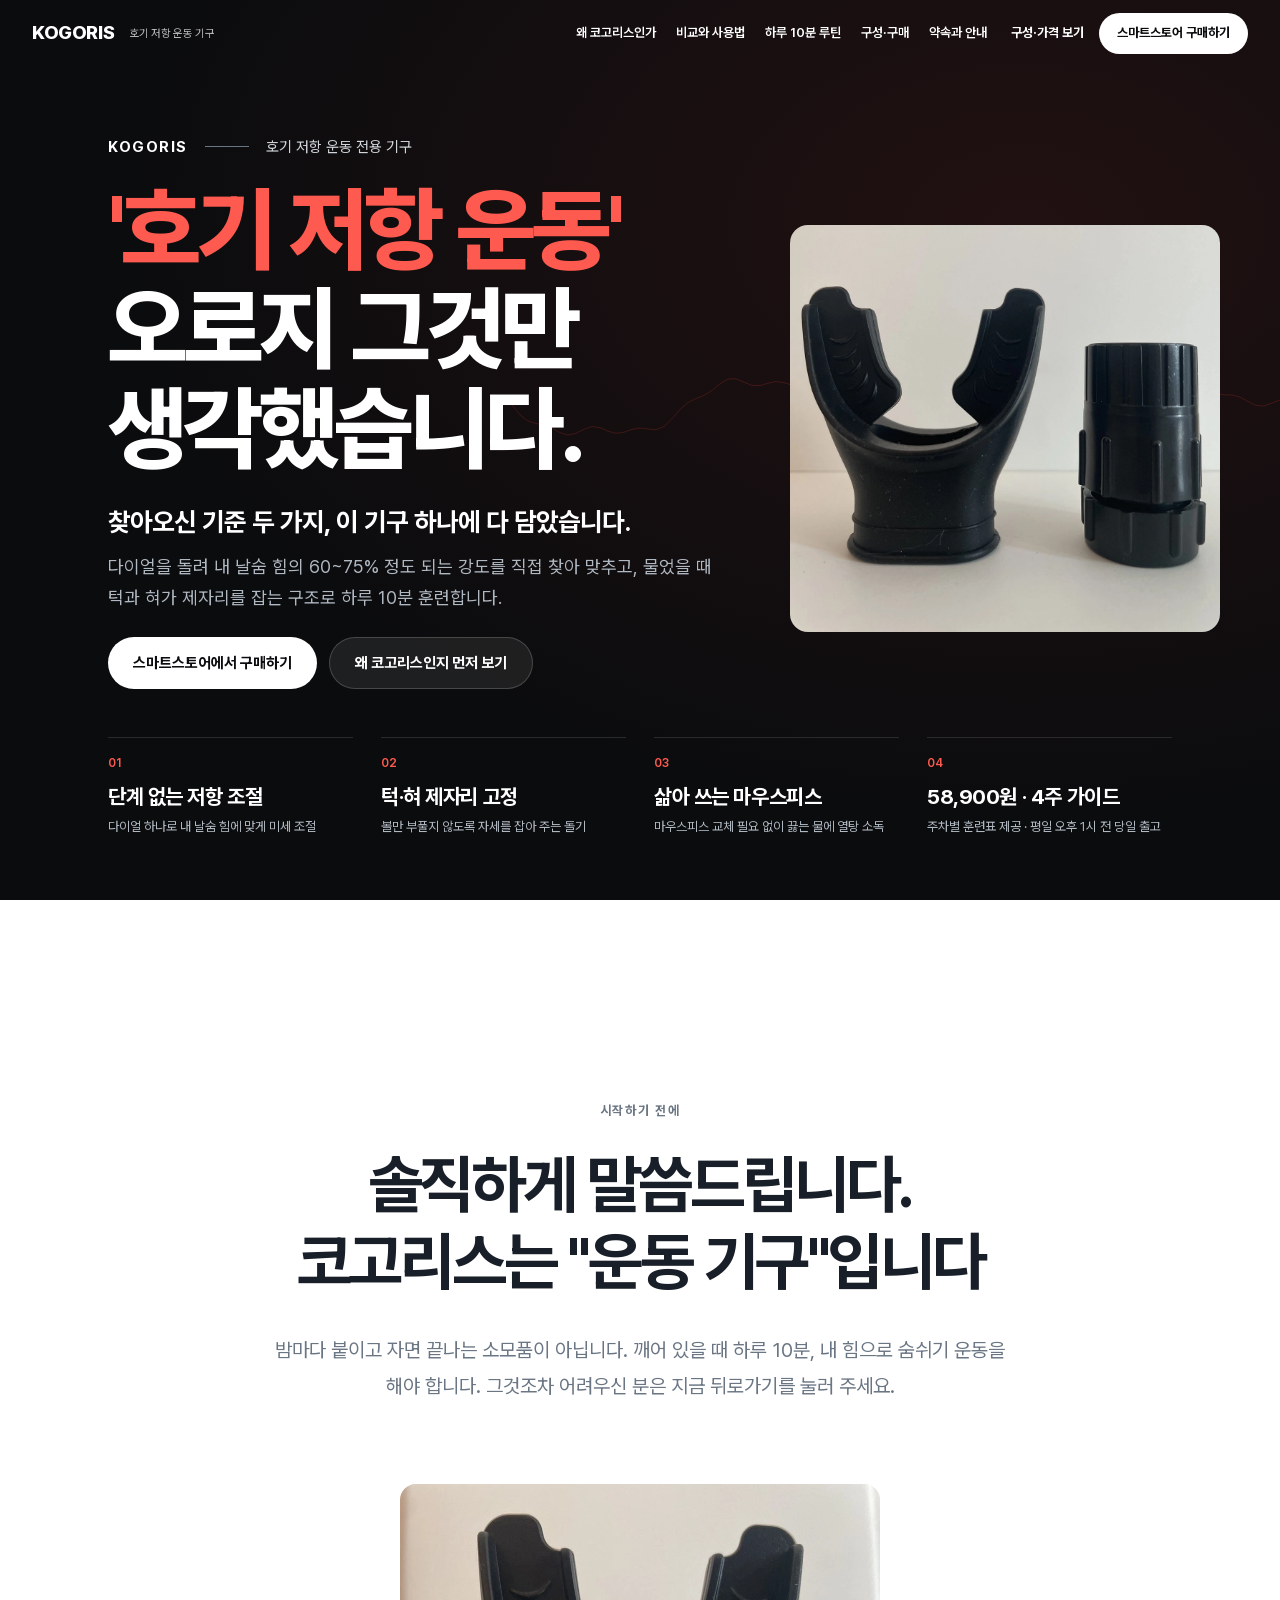
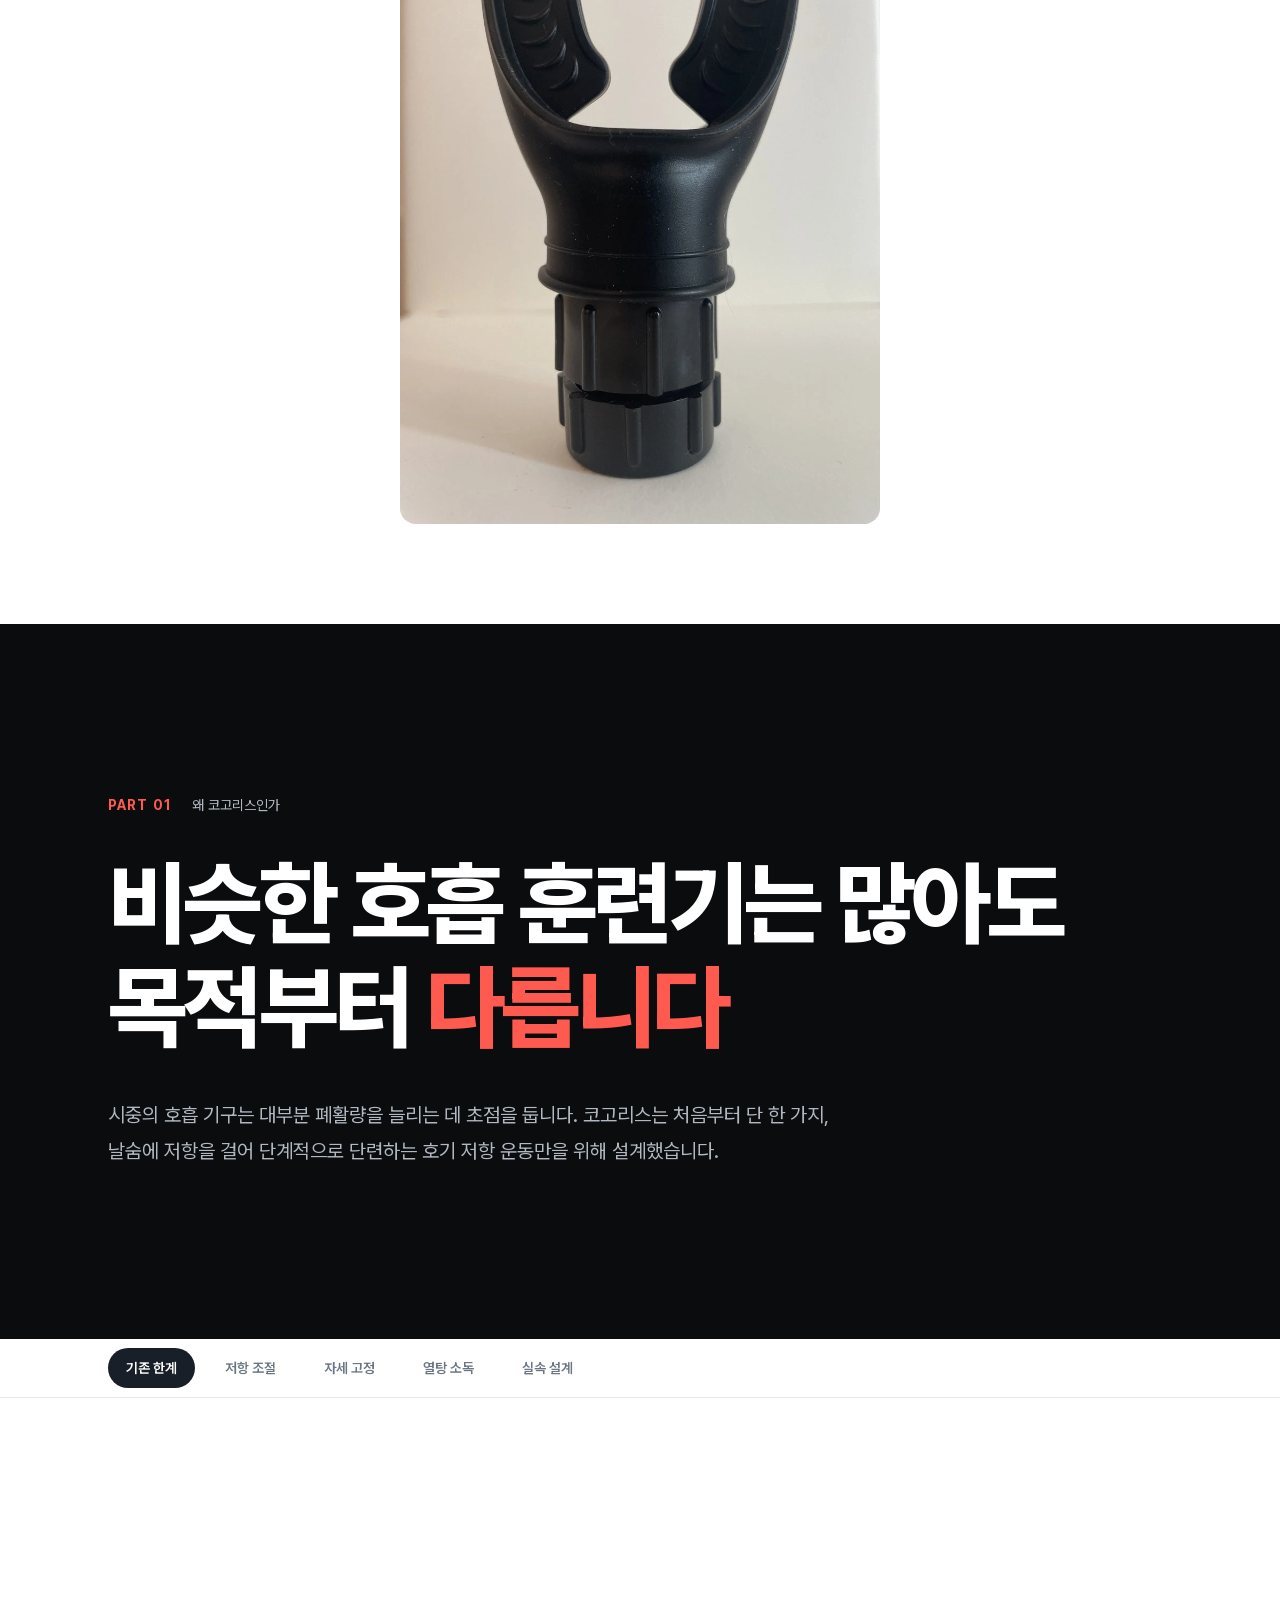
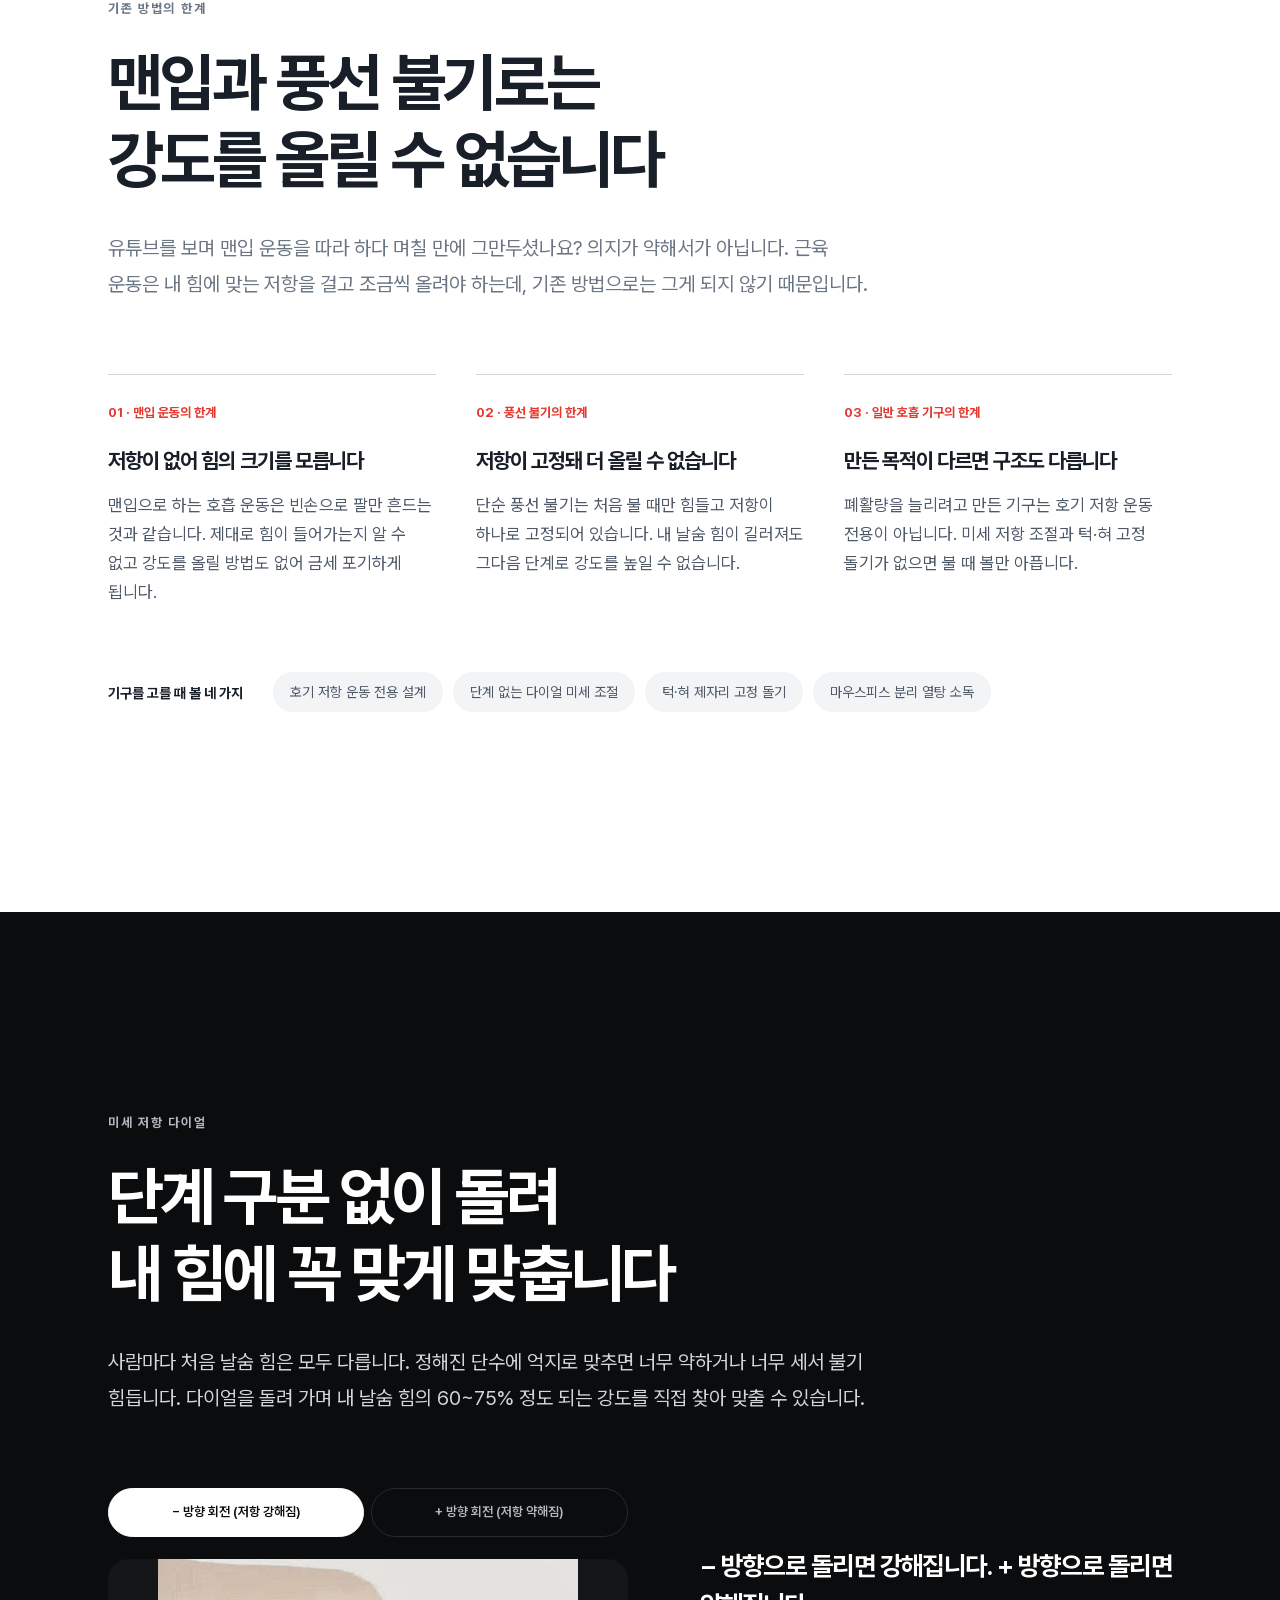
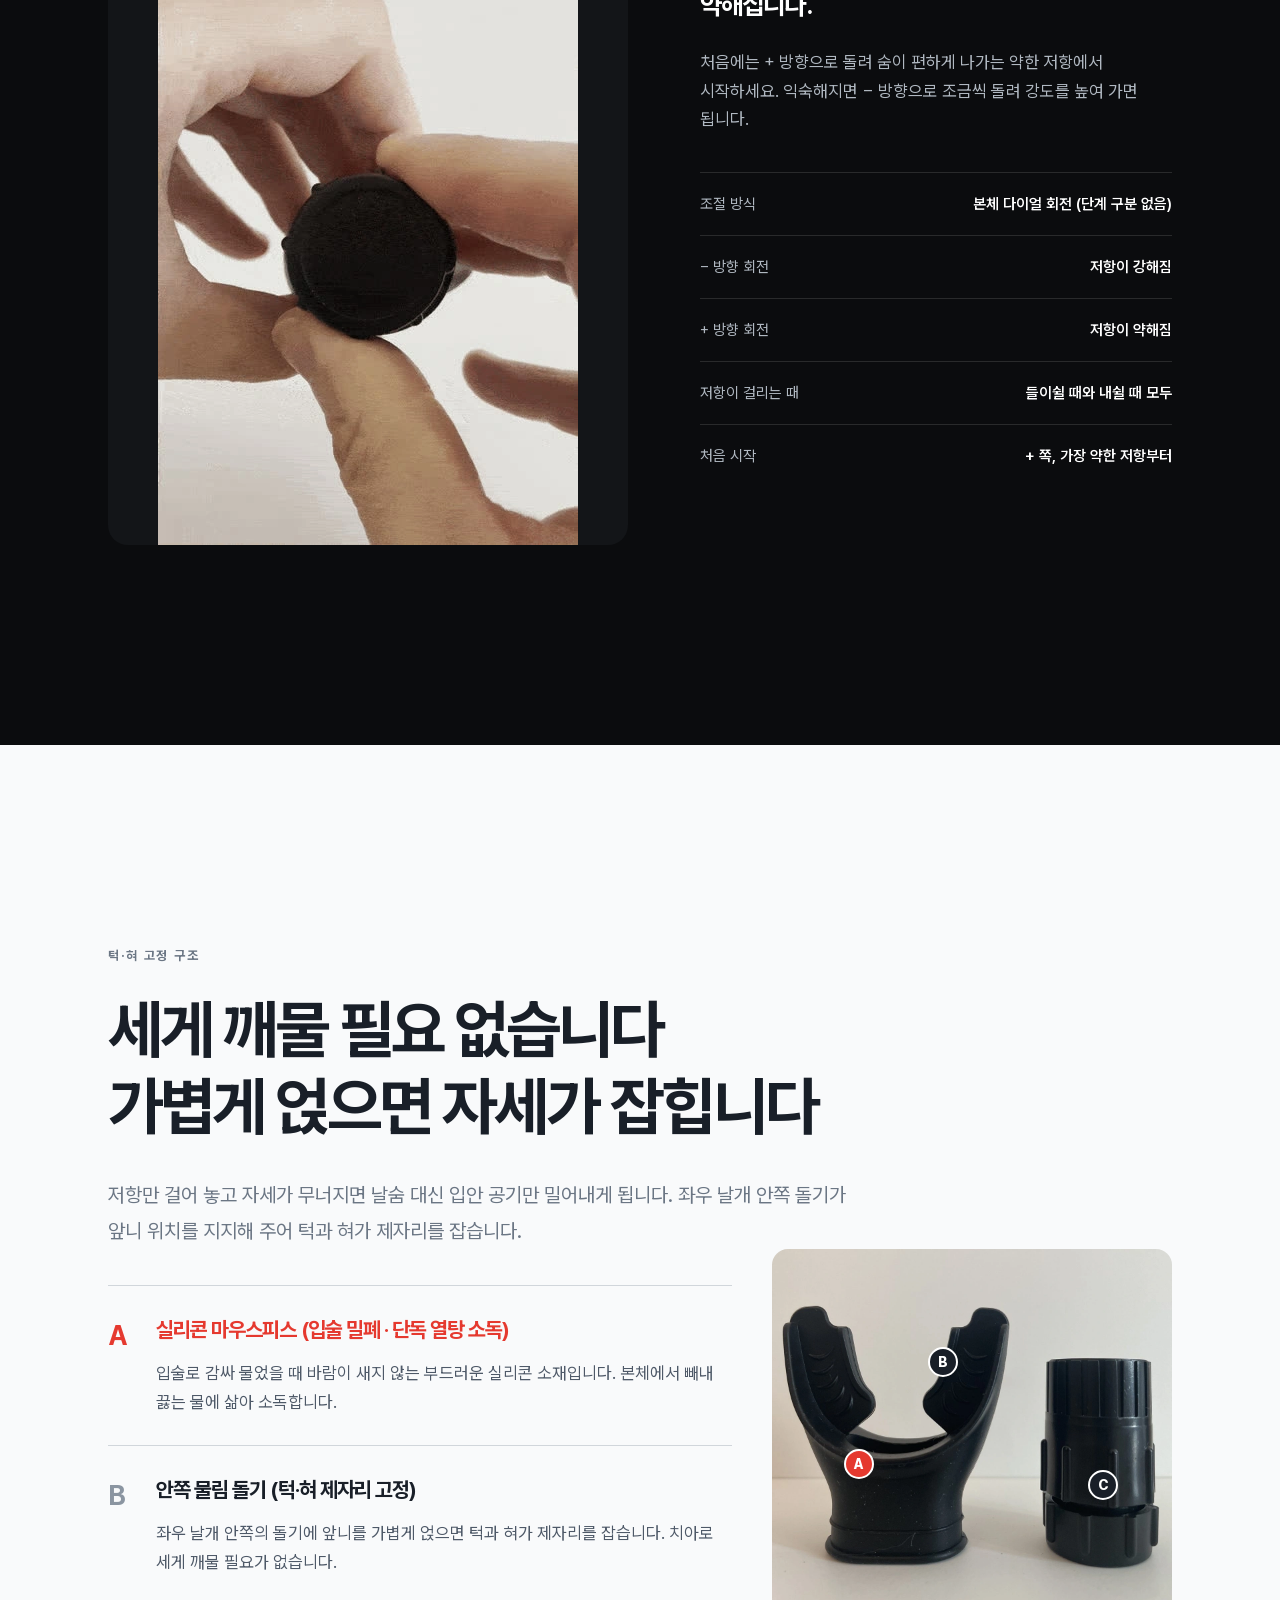
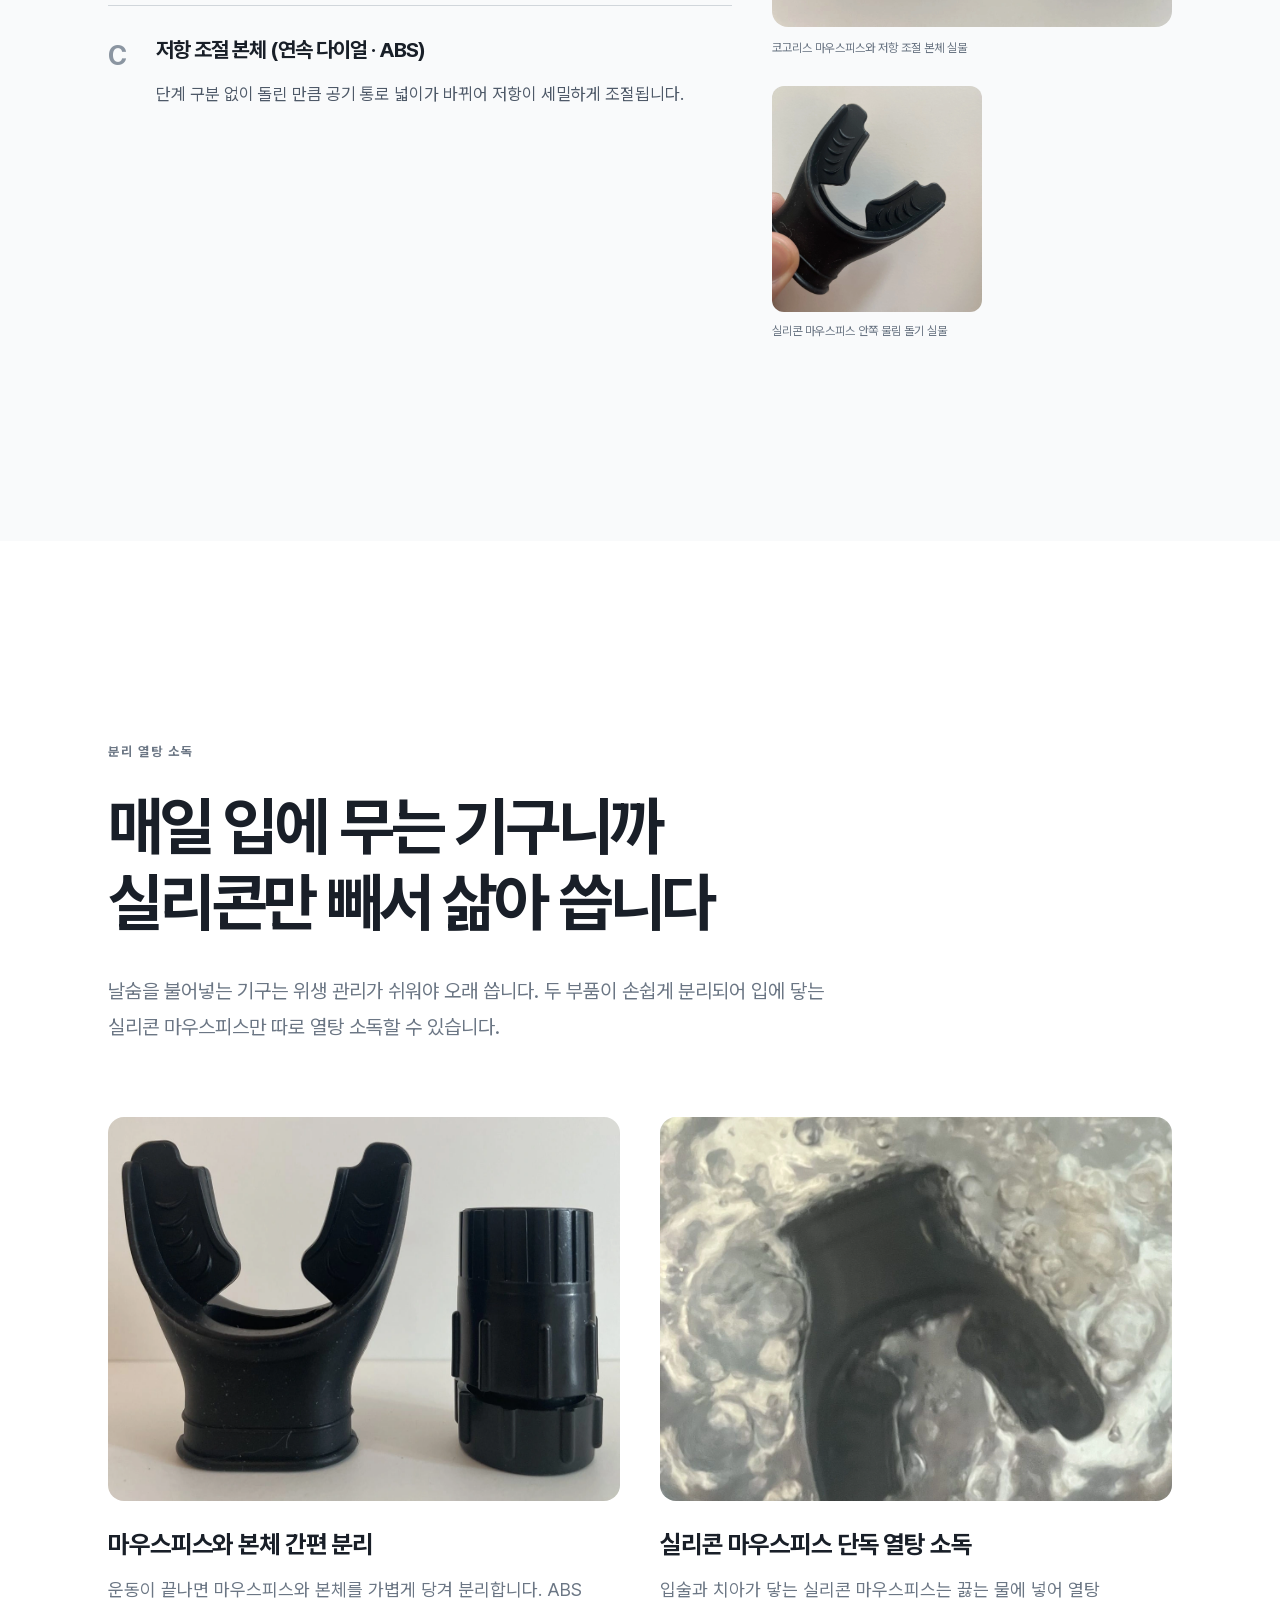
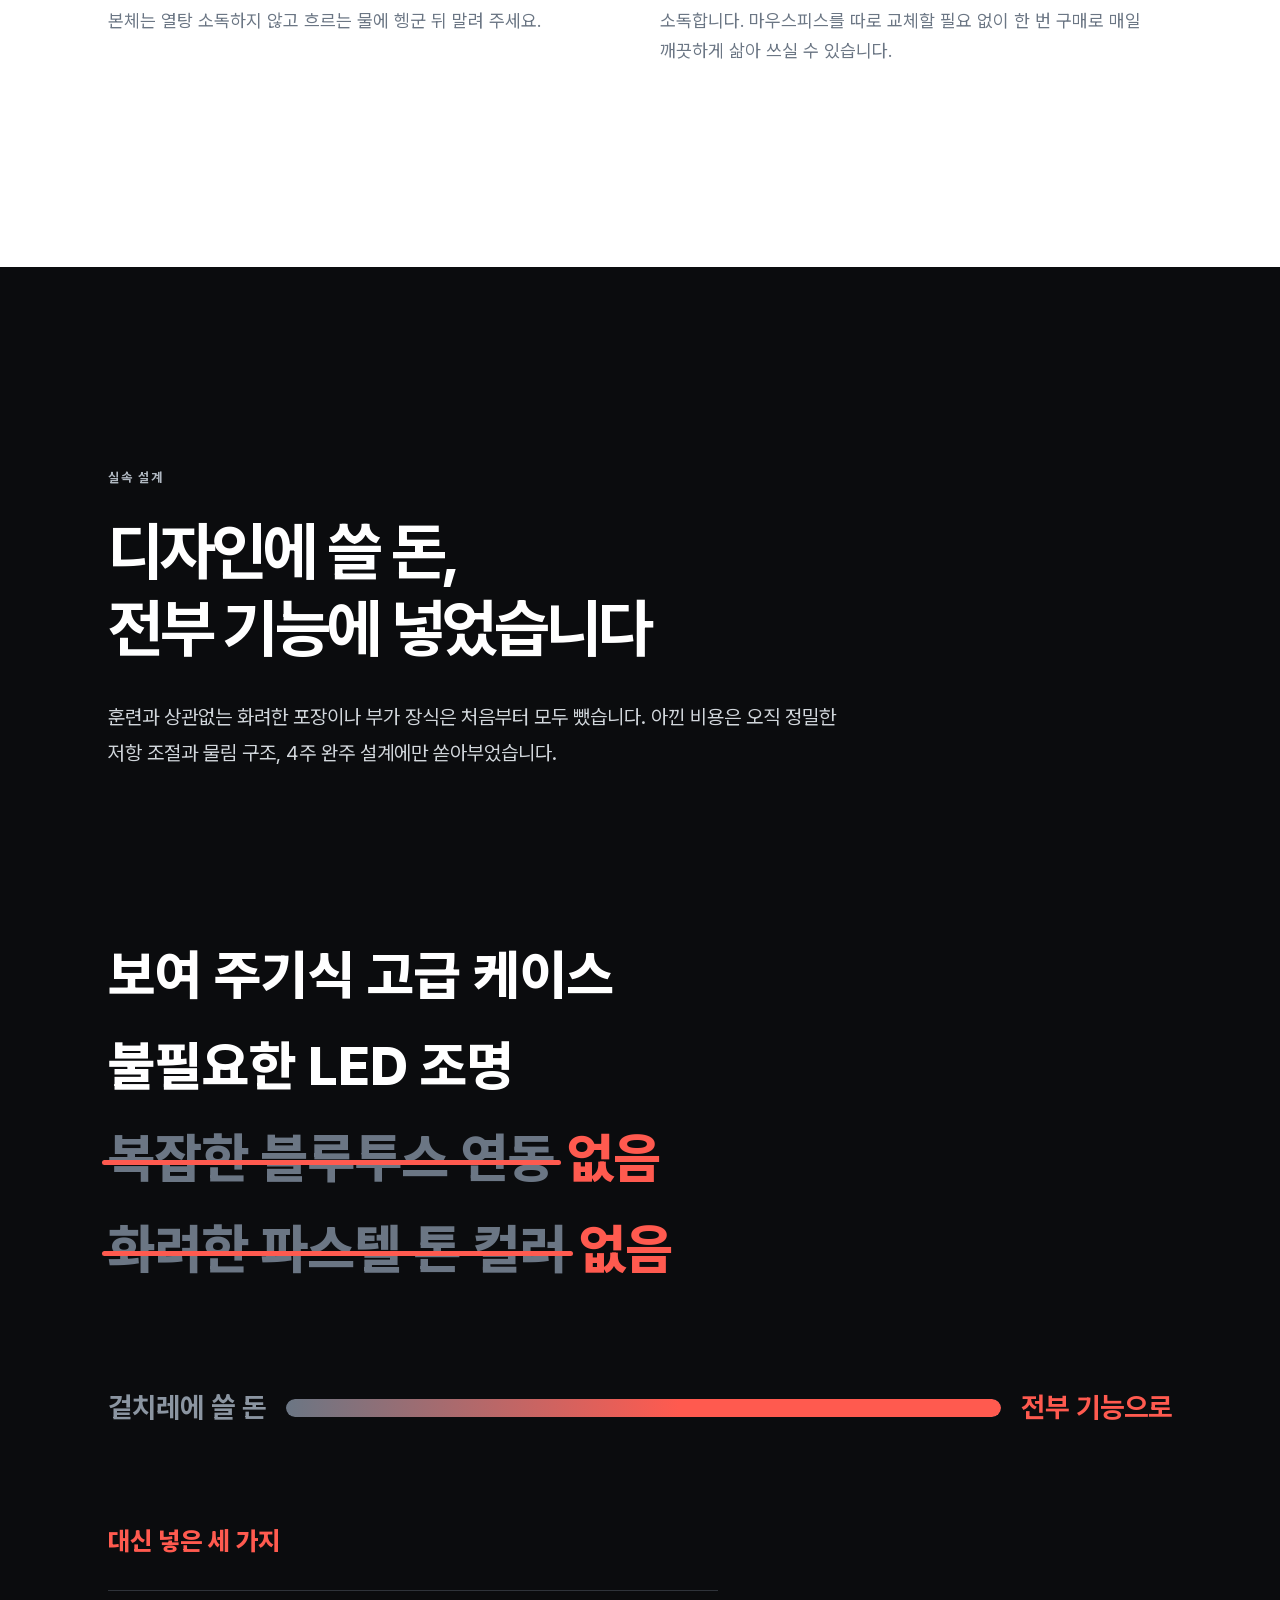
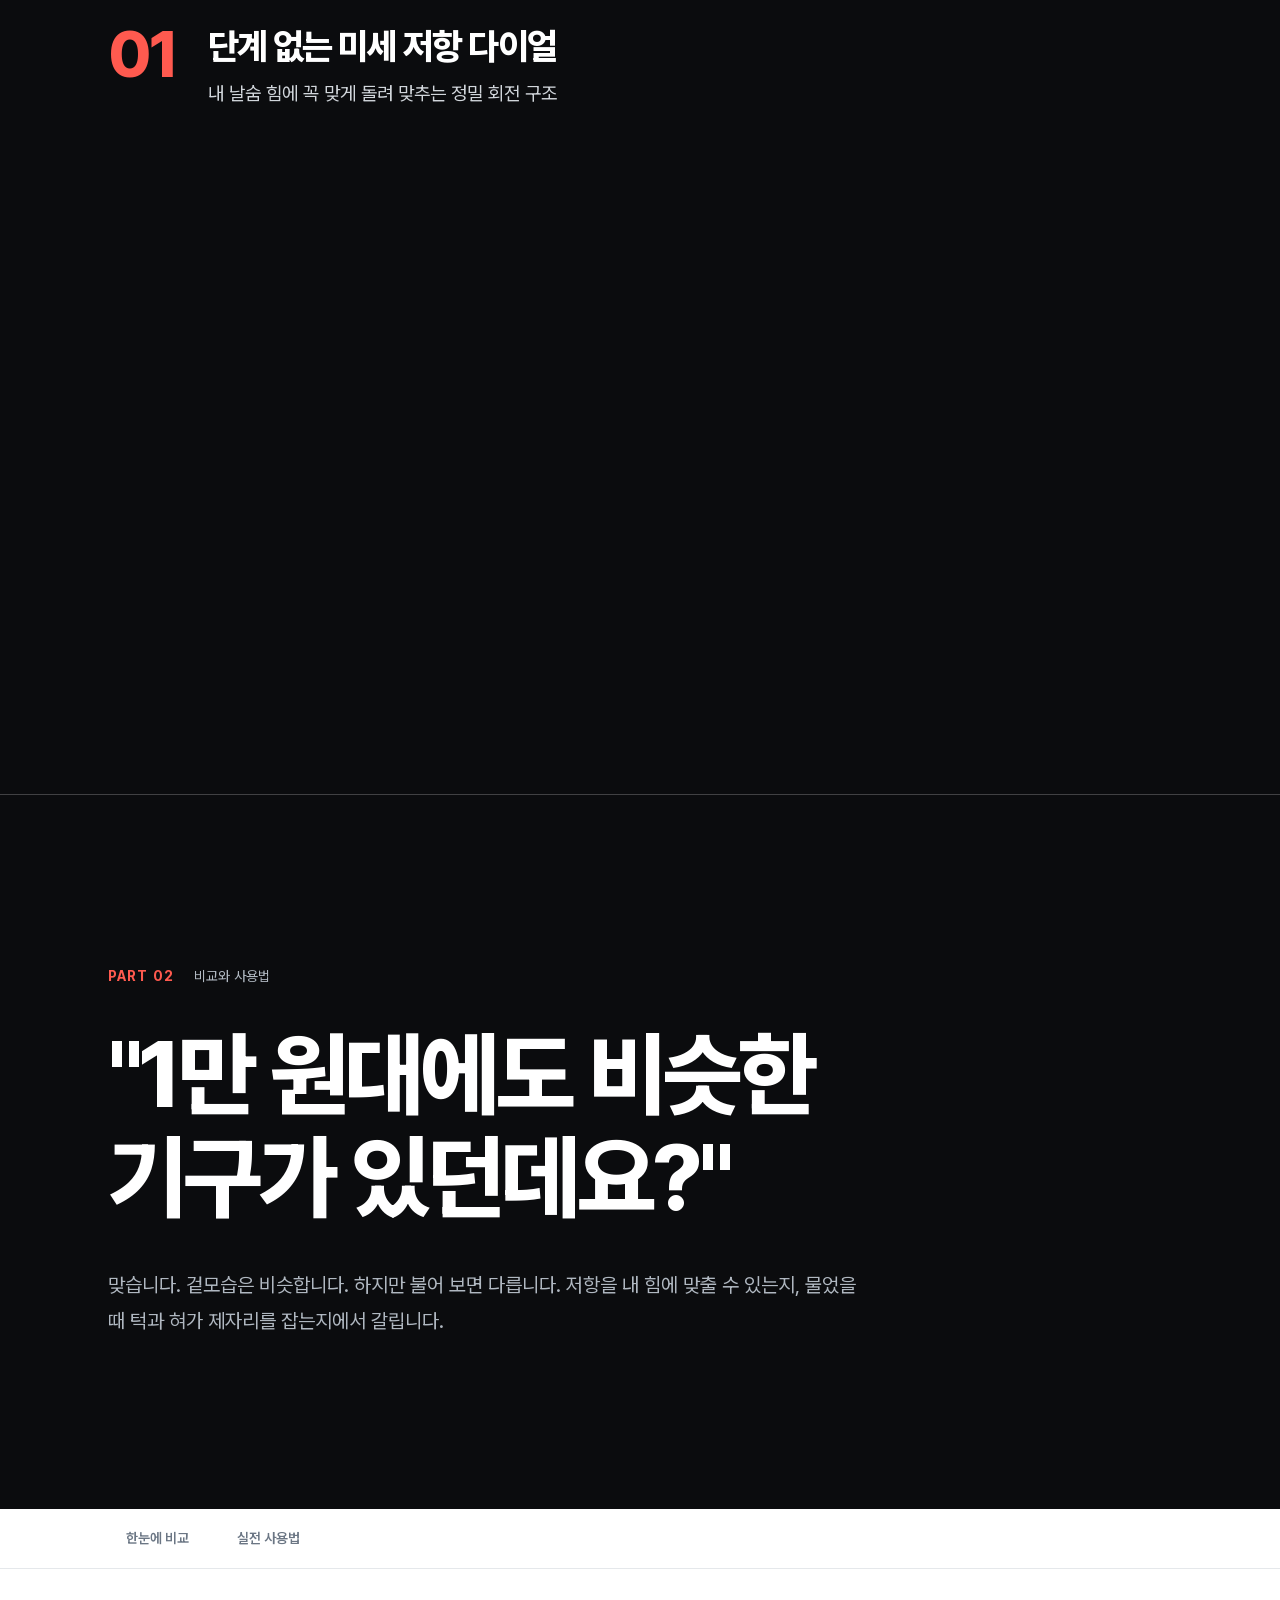
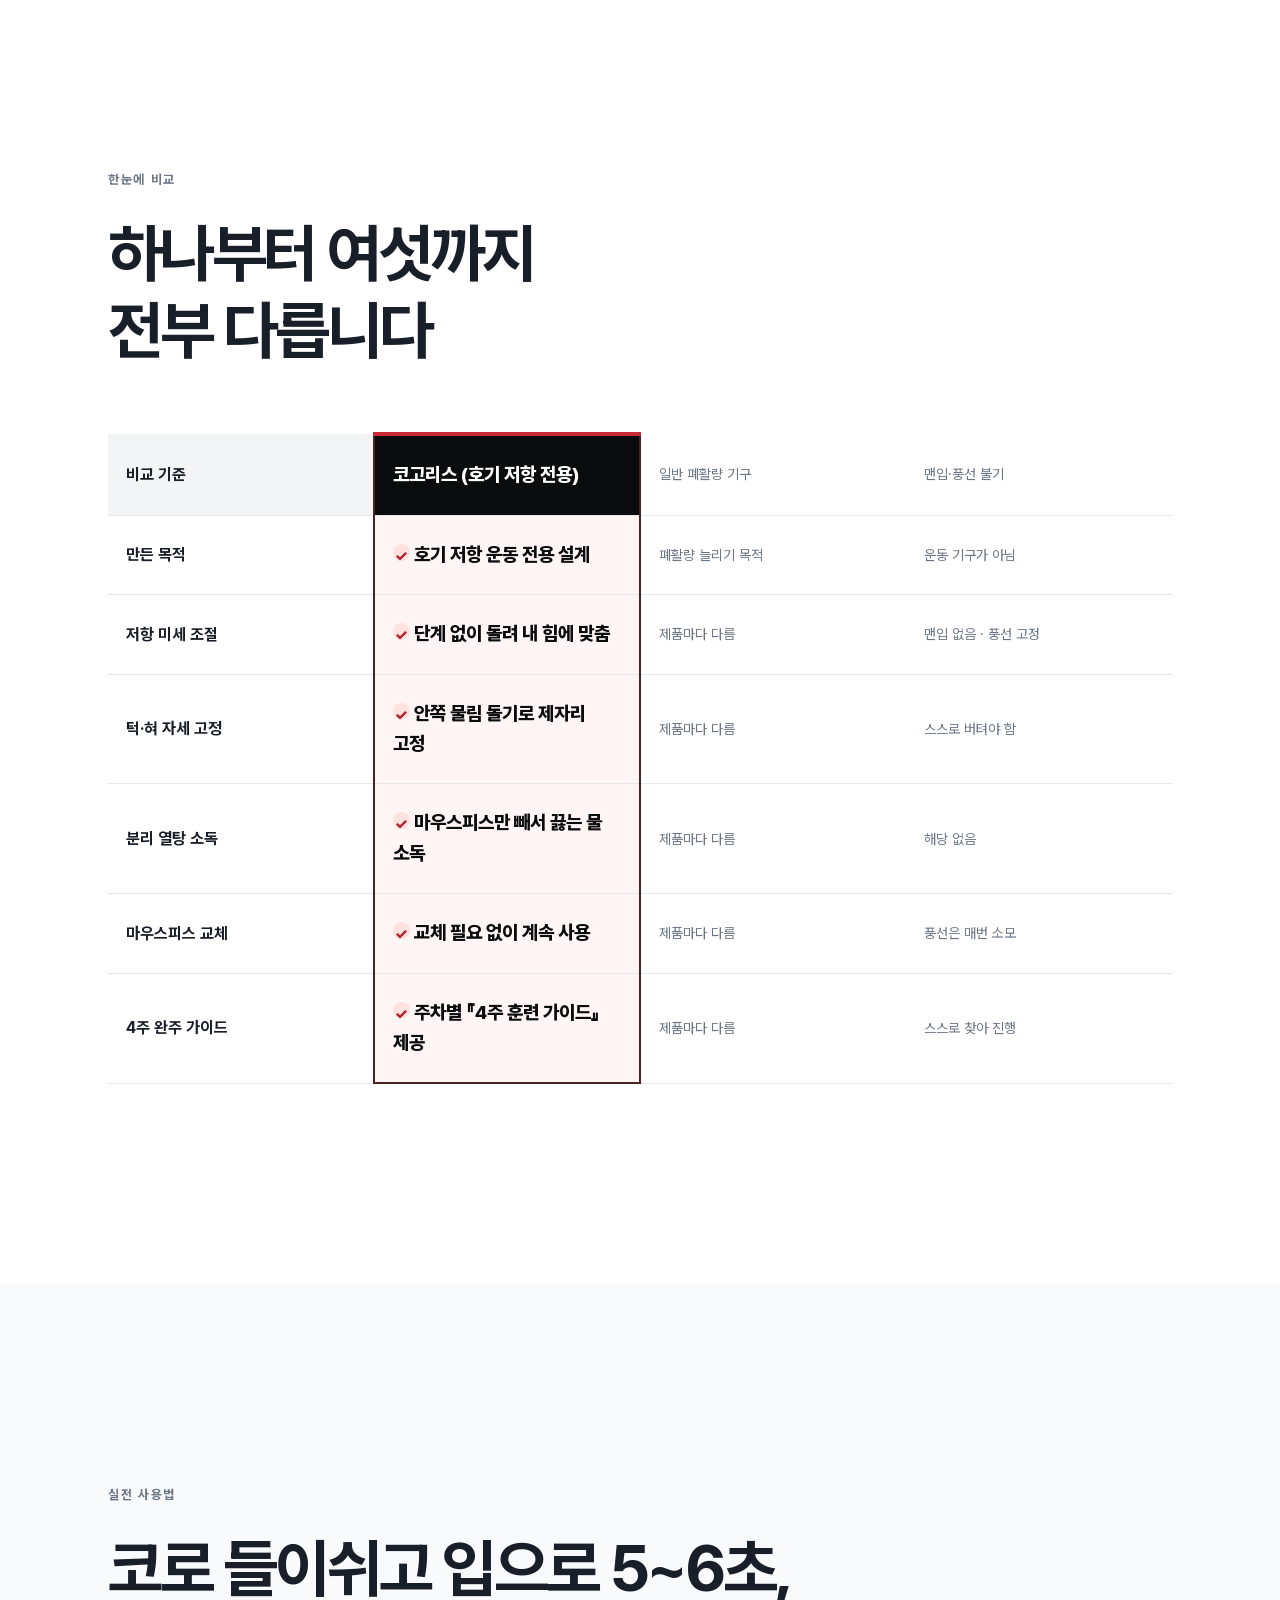
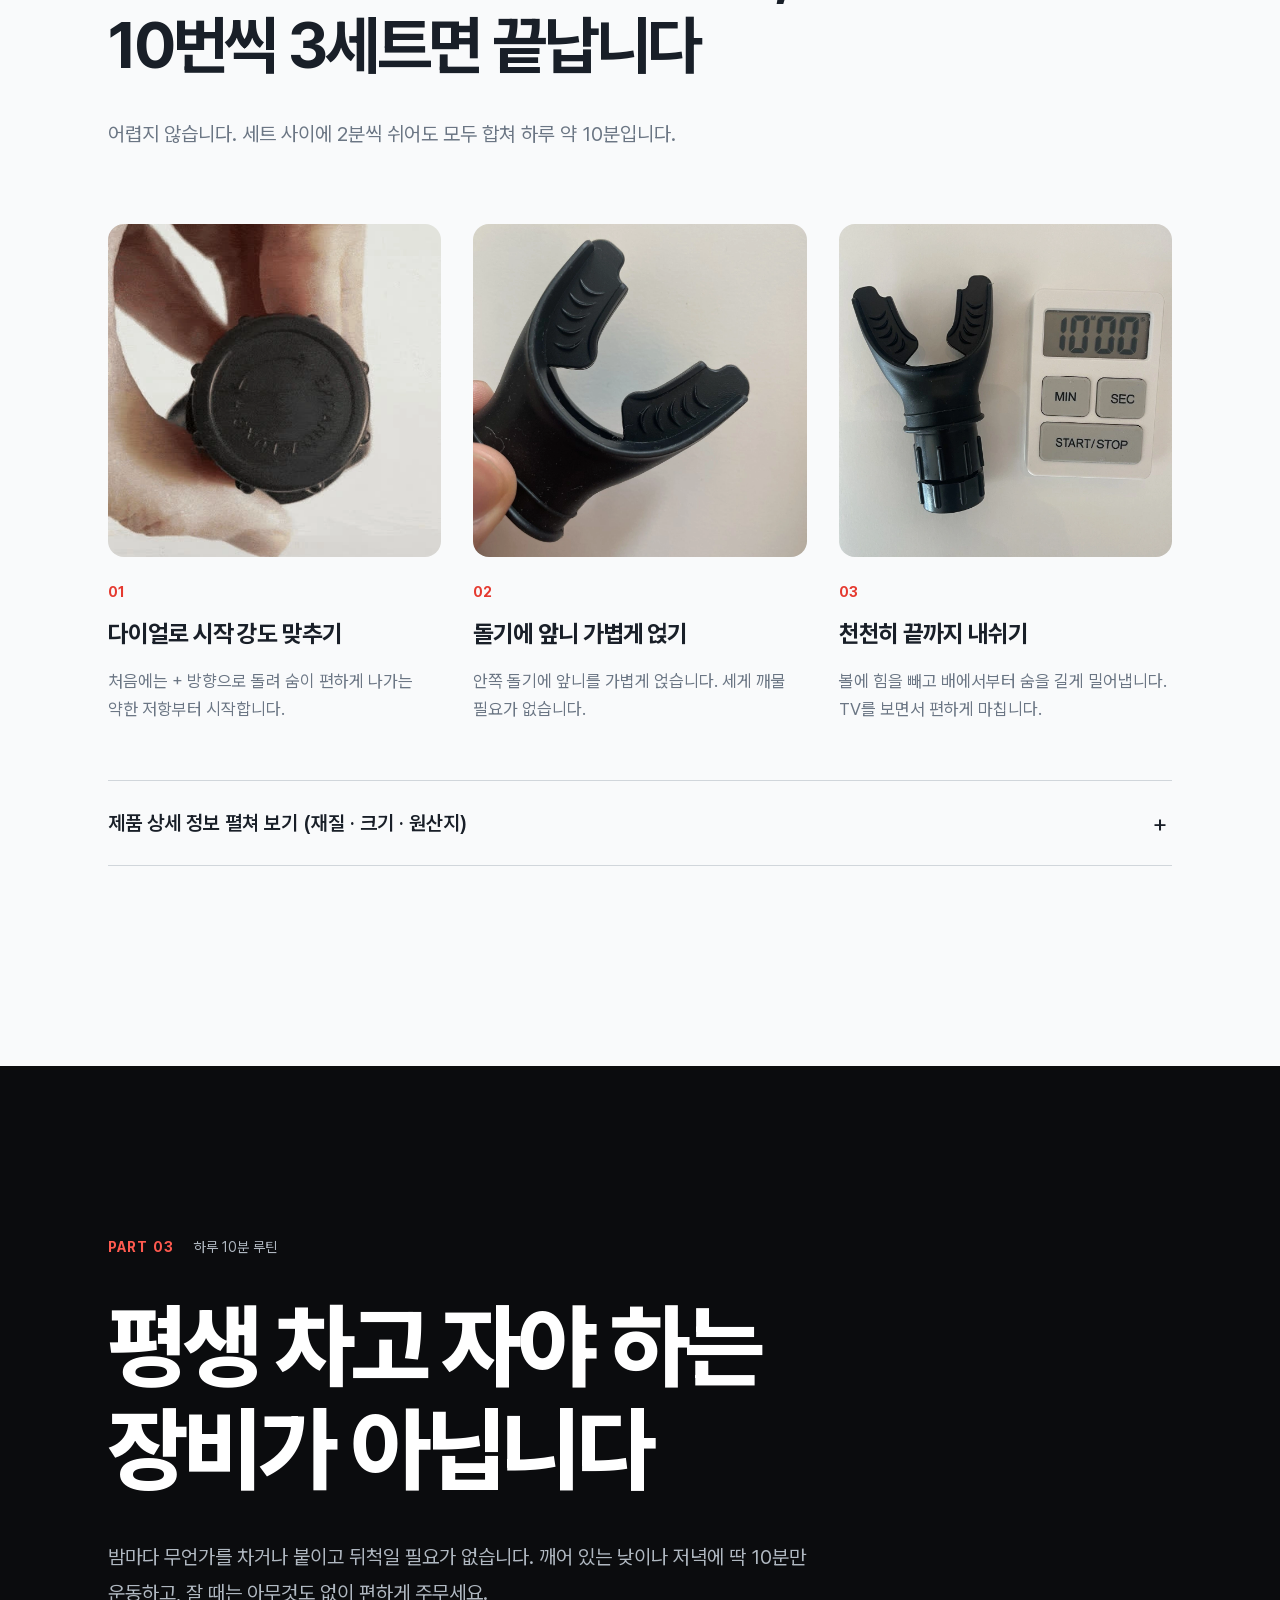
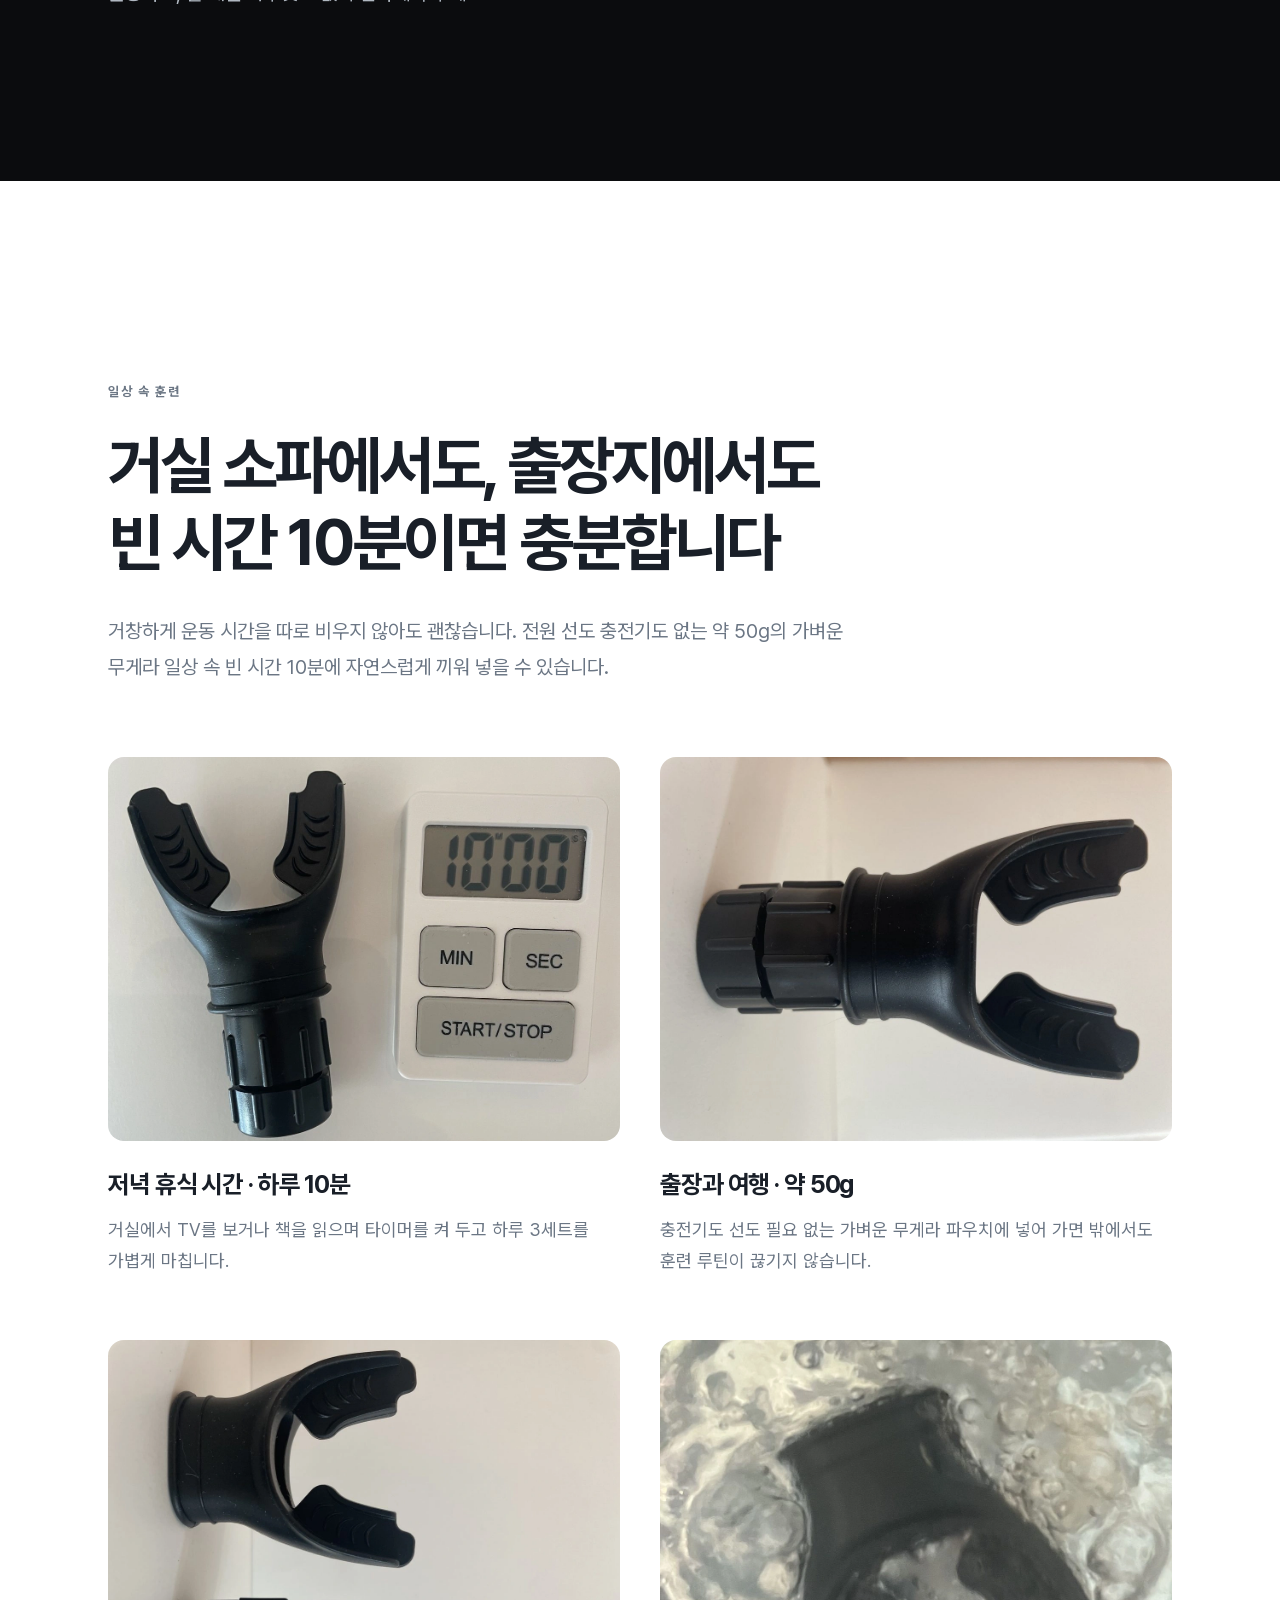
<file: index.html>
<!DOCTYPE html>

<html lang="ko"><head><meta charset="utf-8"/><meta content="width=device-width,initial-scale=1" name="viewport"/><link href="data:," rel="icon"/><link href="assets/kogoris_flagship.css?v=r9" rel="stylesheet"/><script defer="" src="assets/kogoris_flagship.js?v=r9"></script>
<title>코고리스(KOGORIS) 공식 · 호기 저항 운동 기구 | 글로서스 트레이닝</title>
<link rel="canonical" href="https://kogoris.com/"/>
<meta name="description" content="호기 저항 운동 기구 코고리스(KOGORIS) 공식 홈페이지. 단계 없는 미세 저항 다이얼, 턱·혀 고정 실리콘 마우스피스, 분리 열탕 소독 구조와 4주 훈련 가이드까지. 글로서스 트레이닝·호기 저항 운동을 찾는 분께 하루 10분 날숨 저항 운동을 안내합니다."/>
<meta name="google-site-verification" content="wkeMabKR3okkVmrnLxE5OTDLnWBLULTedb6vW-dykQU"/>
<meta name="naver-site-verification" content="cb39810ddfb95ffd76c14f7854918cef40ab1da7"/>
<meta name="google-site-verification" content="s9V5aTtULC47GgfSkhQV_l7G5JEZDEFdImRWUOOxHxE"/>
<meta name="naver-site-verification" content="87221f37247032812216cee3be74193c2ccb9a63"/>
<meta name="robots" content="index, follow, max-snippet:-1, max-image-preview:large, max-video-preview:-1"/>
<meta property="og:type" content="website"/>
<meta property="og:site_name" content="코고리스"/>
<meta property="og:locale" content="ko_KR"/>
<meta property="og:title" content="코고리스(KOGORIS) 공식 · 호기 저항 운동 기구 | 글로서스 트레이닝"/>
<meta property="og:description" content="호기 저항 운동 기구 코고리스(KOGORIS) 공식 홈페이지. 단계 없는 미세 저항 다이얼, 턱·혀 고정 실리콘 마우스피스, 분리 열탕 소독 구조와 4주 훈련 가이드까지. 글로서스 트레이닝·호기 저항 운동을 찾는 분께 하루 10분 날숨 저항 운동을 안내합니다."/>
<meta property="og:url" content="https://kogoris.com/"/>
<meta property="og:image" content="https://kogoris.com/assets/og-kogoris.jpg"/>
<meta property="og:image:width" content="1200"/>
<meta property="og:image:height" content="630"/>
<meta name="twitter:card" content="summary_large_image"/>
<script type="application/ld+json">[
  {
    "@context": "https://schema.org",
    "@type": "Product",
    "name": "코고리스 호기 저항 운동기구",
    "description": "코고리스는 호기 저항 운동에 특화되어 있습니다.",
    "offers": {
      "@type": "Offer",
      "price": "58900",
      "priceCurrency": "KRW",
      "url": "https://smartstore.naver.com/soomlife/products/12925076687",
      "availability": "https://schema.org/InStock",
      "itemCondition": "https://schema.org/NewCondition",
      "shippingDetails": {
        "@type": "OfferShippingDetails",
        "shippingRate": {
          "@type": "MonetaryAmount",
          "value": 3000,
          "currency": "KRW"
        },
        "shippingDestination": {
          "@type": "DefinedRegion",
          "addressCountry": "KR"
        },
        "deliveryTime": {
          "@type": "ShippingDeliveryTime",
          "cutoffTime": "13:00:00+09:00",
          "handlingTime": {
            "@type": "QuantitativeValue",
            "minValue": 0,
            "maxValue": 1,
            "unitCode": "DAY"
          },
          "businessDays": {
            "@type": "OpeningHoursSpecification",
            "dayOfWeek": [
              "https://schema.org/Monday",
              "https://schema.org/Tuesday",
              "https://schema.org/Wednesday",
              "https://schema.org/Thursday",
              "https://schema.org/Friday"
            ]
          }
        }
      },
      "hasMerchantReturnPolicy": {
        "@type": "MerchantReturnPolicy",
        "applicableCountry": "KR",
        "returnPolicyCategory": "https://schema.org/MerchantReturnFiniteReturnWindow",
        "merchantReturnDays": 7,
        "returnMethod": "https://schema.org/ReturnByMail",
        "returnFees": "https://schema.org/ReturnShippingFees",
        "returnShippingFeesAmount": {
          "@type": "MonetaryAmount",
          "value": 6000,
          "currency": "KRW"
        }
      }
    },
    "url": "https://kogoris.com/",
    "image": "https://kogoris.com/assets/img/parts-black.jpg",
    "material": "ABS, 실리콘",
    "size": "50 × 100 × 30 mm",
    "weight": {
      "@type": "QuantitativeValue",
      "value": 50,
      "unitCode": "GRM",
      "description": "약 50g"
    },
    "brand": {
      "@type": "Brand",
      "name": "코고리스"
    }
  },
  {
    "@context": "https://schema.org",
    "@type": "WebSite",
    "@id": "https://kogoris.com/#website",
    "name": "코고리스",
    "url": "https://kogoris.com/",
    "publisher": {
      "@id": "https://kogoris.com/#organization"
    }
  },
  {
    "@context": "https://schema.org",
    "@type": "Organization",
    "@id": "https://kogoris.com/#organization",
    "name": "코고리스",
    "url": "https://kogoris.com/"
  },
  {
    "@context": "https://schema.org",
    "@type": "FAQPage",
    "mainEntity": [
      {
        "@type": "Question",
        "name": "1만 원대 비슷한 기구와 뭐가 다른가요?",
        "acceptedAnswer": {
          "@type": "Answer",
          "text": "겉모습은 비슷해도 만든 목적이 다릅니다. 코고리스는 호기 저항 운동 전용으로 설계되어, 단계 없이 돌려 맞추는 저항 다이얼, 턱과 혀 자세를 잡아 주는 마우스피스, 삶아 쓰는 분리형 실리콘, 처음 쓰는 분을 위한 4주 훈련 가이드를 모두 갖췄습니다. 코고리스로 하는 호기 저항 운동 루틴을 저희는 글로서스 트레이닝이라고 부릅니다. 찾아보다 오셨다면 이 네 가지부터 비교해 보세요."
        }
      },
      {
        "@type": "Question",
        "name": "다이얼은 어느 쪽으로 돌려야 하나요?",
        "acceptedAnswer": {
          "@type": "Answer",
          "text": "− 쪽으로 돌리면 저항이 강해지고, + 쪽으로 돌리면 약해집니다. 처음에는 + 쪽에서 시작하세요."
        }
      },
      {
        "@type": "Question",
        "name": "불면 볼만 아프지 않나요?",
        "acceptedAnswer": {
          "@type": "Answer",
          "text": "볼에 힘이 들어가 입안 공기만 밀 때 그렇습니다. 볼 힘을 빼고 배에서부터 길게 내쉬면 됩니다. 4주 가이드 1주차가 이 자세부터 잡아 드립니다."
        }
      },
      {
        "@type": "Question",
        "name": "얼마나 해야 하나요?",
        "acceptedAnswer": {
          "@type": "Answer",
          "text": "하루 10분, 최소 4주를 권합니다. 근력 운동처럼 꾸준히, 조금씩 저항을 올려 가는 게 중요합니다."
        }
      },
      {
        "@type": "Question",
        "name": "이가 안 좋아도 쓸 수 있나요?",
        "acceptedAnswer": {
          "@type": "Answer",
          "text": "치아로 세게 무는 제품이 아닙니다. 가볍게 고정하는 정도라 대부분 사용하실 수 있습니다."
        }
      },
      {
        "@type": "Question",
        "name": "의료기기인가요?",
        "acceptedAnswer": {
          "@type": "Answer",
          "text": "아닙니다. 코고리스는 호기 저항 운동 기구입니다."
        }
      }
    ]
  },
  {
    "@context": "https://schema.org",
    "@type": "HowTo",
    "name": "코고리스 호기 저항 운동 방법",
    "totalTime": "PT10M",
    "description": "코로 들이쉬고 입으로 5~6초 내쉽니다. 10번씩 3세트, 세트 사이 2분 휴식.",
    "step": [
      {
        "@type": "HowToStep",
        "name": "다이얼로 시작 강도 맞추기",
        "text": "처음에는 + 방향으로 돌려 숨이 편하게 나가는 약한 저항부터 시작합니다."
      },
      {
        "@type": "HowToStep",
        "name": "돌기에 앞니 가볍게 얹기",
        "text": "안쪽 돌기에 앞니를 가볍게 얹습니다. 세게 깨물 필요가 없습니다."
      },
      {
        "@type": "HowToStep",
        "name": "천천히 끝까지 내쉬기",
        "text": "볼에 힘을 빼고 배에서부터 숨을 길게 밀어냅니다. TV를 보면서 편하게 마칩니다."
      }
    ]
  }
]</script>
<style>.footer-learn a{text-decoration:underline;text-underline-offset:.2em}</style>
</head><body><header id="nav"><div class="nav-inner"><a class="brand" href="#top">KOGORIS<small>호기 저항 운동 기구</small></a><nav aria-label="챕터"><a href="#part01">왜 코고리스인가</a><a href="#part02">비교와 사용법</a><a href="#part03">하루 10분 루틴</a><a href="#part04">구성·구매</a><a href="#part05">약속과 안내</a></nav><div class="nav-actions"><a class="nav-secondary" href="#part04">구성·가격 보기</a><a class="nav-buy" href="https://smartstore.naver.com/soomlife/products/12925076687?nt_source=kogoris&amp;nt_medium=website&amp;nt_detail=nav">스마트스토어 구매하기</a></div><button aria-controls="sheet" aria-expanded="false" aria-label="메뉴 열기" id="burger"><span></span><span></span></button></div></header><div id="sheet" inert=""><nav aria-label="모바일 챕터"><a href="#part01">왜 코고리스인가</a><a href="#part02">비교와 사용법</a><a href="#part03">하루 10분 루틴</a><a href="#part04">구성·구매</a><a href="#part05">약속과 안내</a></nav><a class="button" href="https://smartstore.naver.com/soomlife/products/12925076687?nt_source=kogoris&amp;nt_medium=website&amp;nt_detail=sheet">스마트스토어 구매하기</a></div><main><section class="hero" data-theme="dark" id="top"><div class="hero-light"></div><svg aria-hidden="true" class="breath-wave" viewbox="0 0 1440 500"><path d="M0 250 Q70 150 140 250 T280 250 T420 250 T560 250 T700 250 T840 250 T980 250 T1120 250 T1260 250 T1440 250" id="breathPath"></path></svg><div class="wrap hero-content"><div class="hero-kicker"><b>KOGORIS</b><i></i><span>호기 저항 운동 전용 기구</span></div><h1 class="display"><span class="r">'호기 저항 운동'</span><br/><span>오로지 그것만</span><br/><span>생각했습니다.</span></h1><p class="hero-sub">찾아오신 기준 두 가지, 이 기구 하나에 다 담았습니다.</p><p class="hero-lead">다이얼을 돌려 내 날숨 힘의 60~75% 정도 되는 강도를 직접 찾아 맞추고, 물었을 때 턱과 혀가 제자리를 잡는 구조로 하루 10분 훈련합니다.</p><div class="hero-actions"><a class="button" href="https://smartstore.naver.com/soomlife/products/12925076687?nt_source=kogoris&amp;nt_medium=website&amp;nt_detail=hero">스마트스토어에서 구매하기</a><a class="button ghost" href="#identity">왜 코고리스인지 먼저 보기</a></div><figure class="hero-media"><img alt="코고리스 마우스피스와 저항 조절 본체 실물" decoding="async" height="1136" loading="eager" src="assets/media/parts-black.webp?v=r9" width="1200"/></figure><ol class="hero-pillars"><li><span class="pillar-no">01</span><h3>단계 없는 저항 조절</h3><p>다이얼 하나로 내 날숨 힘에 맞게 미세 조절</p></li><li><span class="pillar-no">02</span><h3>턱·혀 제자리 고정</h3><p>볼만 부풀지 않도록 자세를 잡아 주는 돌기</p></li><li><span class="pillar-no">03</span><h3>삶아 쓰는 마우스피스</h3><p>마우스피스 교체 필요 없이 끓는 물에 열탕 소독</p></li><li><span class="pillar-no">04</span><h3>58,900원 · 4주 가이드</h3><p>주차별 훈련표 제공 · 평일 오후 1시 전 당일 출고</p></li></ol></div></section><section class="intro" data-theme="light" id="identity"><div class="wrap intro-copy rv"><p class="eyebrow">시작하기 전에</p><h2 class="h2"><span>솔직하게 말씀드립니다.</span><br/><span>코고리스는 "<span class="keep-phrase">운동 기구</span>"입니다</span></h2><p class="lead wide">밤마다 붙이고 자면 끝나는 소모품이 아닙니다. 깨어 있을 때 하루 10분, 내 힘으로 숨쉬기 운동을 해야 합니다. 그것조차 어려우신 분은 지금 뒤로가기를 눌러 주세요.</p></div><div class="xpand rv" id="xpand"><div class="xpand-pin"><figure class="xpand-frame"><div class="turned-photo" data-rotation="-90"><img alt="코고리스 블랙 결합 실물" class="xpand-image" decoding="async" height="900" loading="eager" src="assets/media/assembled-black.webp?v=r9" width="1200"/></div></figure></div></div></section><div data-chapter="#part01" id="part01"><section class="phero" data-theme="dark"><div class="wrap rv"><p class="crumb"><b>PART 01</b><span>왜 코고리스인가</span></p><h2 class="ptitle"><span>비슷한 호흡 훈련기는 많아도</span><br/><span>목적부터 <em>다릅니다</em></span></h2><p class="psub">시중의 호흡 기구는 대부분 폐활량을 늘리는 데 초점을 둡니다. 코고리스는 처음부터 단 한 가지, 날숨에 저항을 걸어 단계적으로 단련하는 호기 저항 운동만을 위해 설계했습니다.</p></div></section><nav aria-label="1부 구역" class="subnav" data-subnav=""><div class="wrap"><a href="#why">기존 한계</a><a href="#dial">저항 조절</a><a href="#structure">자세 고정</a><a href="#hygiene">열탕 소독</a><a href="#focus">실속 설계</a></div></nav><section class="sec" data-theme="light" id="why"><div class="wrap"><div class="rv"><p class="eyebrow">기존 방법의 한계</p><h2 class="h2"><span>맨입과 풍선 불기로는</span><br/><span>강도를 올릴 수 없습니다</span></h2><p class="lead">유튜브를 보며 맨입 운동을 따라 하다 며칠 만에 그만두셨나요? 의지가 약해서가 아닙니다. 근육 운동은 내 힘에 맞는 저항을 걸고 조금씩 올려야 하는데, 기존 방법으로는 그게 되지 않기 때문입니다.</p></div><div class="risks"><article class="rv"><span class="risk-no">01 · 맨입 운동의 한계</span><h3>저항이 없어 힘의 크기를 모릅니다</h3><p>맨입으로 하는 호흡 운동은 빈손으로 팔만 흔드는 것과 같습니다. 제대로 힘이 들어가는지 알 수 없고 강도를 올릴 방법도 없어 금세 포기하게 됩니다.</p></article><article class="rv"><span class="risk-no">02 · 풍선 불기의 한계</span><h3>저항이 고정돼 더 올릴 수 없습니다</h3><p>단순 풍선 불기는 처음 불 때만 힘들고 저항이 하나로 고정되어 있습니다. 내 날숨 힘이 길러져도 그다음 단계로 강도를 높일 수 없습니다.</p></article><article class="rv"><span class="risk-no">03 · 일반 호흡 기구의 한계</span><h3>만든 목적이 다르면 구조도 다릅니다</h3><p>폐활량을 늘리려고 만든 기구는 호기 저항 운동 전용이 아닙니다. 미세 저항 조절과 턱·혀 고정 돌기가 없으면 불 때 볼만 아픕니다.</p></article></div><div class="spaces rv"><b>기구를 고를 때 볼 네 가지</b><ul><li>호기 저항 운동 전용 설계</li><li>단계 없는 다이얼 미세 조절</li><li>턱·혀 제자리 고정 돌기</li><li>마우스피스 분리 열탕 소독</li></ul></div></div></section><section class="sec dark" data-theme="dark" id="dial"><div class="wrap"><div class="rv"><p class="eyebrow">미세 저항 다이얼</p><h2 class="h2"><span>단계 구분 없이 돌려</span><br/><span>내 힘에 꼭 맞게 맞춥니다</span></h2><p class="lead">사람마다 처음 날숨 힘은 모두 다릅니다. 정해진 단수에 억지로 맞추면 너무 약하거나 너무 세서 불기 힘듭니다. 다이얼을 돌려 가며 내 날숨 힘의 60~75% 정도 되는 강도를 직접 찾아 맞출 수 있습니다.</p></div><div class="realtest"><div class="dial-media rv"><div aria-label="다이얼 회전" class="dial-tabs" role="tablist"><button aria-controls="video-minus" aria-selected="true" data-dial="minus" role="tab" type="button">− 방향 회전 (저항 강해짐)</button><button aria-controls="video-plus" aria-selected="false" data-dial="plus" role="tab" type="button">+ 방향 회전 (저항 약해짐)</button></div><div class="video-stage"><video height="586" id="video-minus" loop="" muted="" playsinline="" poster="assets/media/dial-minus-poster.webp?v=r9" preload="metadata" src="assets/media/dial-minus.mp4?v=r9" width="420"></video><video height="660" hidden="" id="video-plus" loop="" muted="" playsinline="" poster="assets/media/dial-plus-poster.webp?v=r9" preload="metadata" src="assets/media/dial-plus.mp4?v=r9" width="420"></video></div></div><div class="dial-facts rv"><h3>− 방향으로 돌리면 강해집니다. + 방향으로 돌리면 약해집니다.</h3><p>처음에는 + 방향으로 돌려 숨이 편하게 나가는 약한 저항에서 시작하세요. 익숙해지면 − 방향으로 조금씩 돌려 강도를 높여 가면 됩니다.</p><dl class="kv-dark"><div><dt>조절 방식</dt><dd>본체 다이얼 회전 (단계 구분 없음)</dd></div><div><dt>− 방향 회전</dt><dd>저항이 강해짐</dd></div><div><dt>+ 방향 회전</dt><dd>저항이 약해짐</dd></div><div><dt>저항이 걸리는 때</dt><dd>들이쉴 때와 내쉴 때 모두</dd></div><div><dt>처음 시작</dt><dd>+ 쪽, 가장 약한 저항부터</dd></div></dl></div></div></div></section><section class="sec gray" data-theme="light" id="structure"><div class="wrap"><div class="struct-grid"><div class="struct-heading rv"><p class="eyebrow">턱·혀 고정 구조</p><h2 class="h2"><span>세게 깨물 필요 없습니다</span><br/><span>가볍게 얹으면 자세가 잡힙니다</span></h2><p class="lead">저항만 걸어 놓고 자세가 무너지면 날숨 대신 입안 공기만 밀어내게 됩니다. 좌우 날개 안쪽 돌기가 앞니 위치를 지지해 주어 턱과 혀가 제자리를 잡습니다.</p></div><div class="part-list"><article class="rv highlighted"><span>A</span><div><h3>실리콘 마우스피스 (입술 밀폐 · 단독 열탕 소독)</h3><p>입술로 감싸 물었을 때 바람이 새지 않는 부드러운 실리콘 소재입니다. 본체에서 빼내 끓는 물에 삶아 소독합니다.</p></div></article><article class="rv"><span>B</span><div><h3>안쪽 물림 돌기 (턱·혀 제자리 고정)</h3><p>좌우 날개 안쪽의 돌기에 앞니를 가볍게 얹으면 턱과 혀가 제자리를 잡습니다. 치아로 세게 깨물 필요가 없습니다.</p></div></article><article class="rv"><span>C</span><div><h3>저항 조절 본체 (연속 다이얼 · ABS)</h3><p>단계 구분 없이 돌린 만큼 공기 통로 넓이가 바뀌어 저항이 세밀하게 조절됩니다.</p></div></article></div><div class="diagram-panel rv"><figure class="diagram-photo" id="diagram"><img alt="코고리스 마우스피스와 저항 조절 본체 실물" decoding="async" height="1136" loading="lazy" src="assets/media/parts-black.webp?v=r9" width="1200"/><span aria-label="A 실리콘 마우스피스" class="part-marker" data-part="A">A</span><span aria-label="B 물림 돌기" class="part-marker" data-part="B">B</span><span aria-label="C 저항 조절 본체" class="part-marker" data-part="C">C</span><figcaption>코고리스 마우스피스와 저항 조절 본체 실물</figcaption></figure><figure class="mouthpiece-detail"><img alt="실리콘 마우스피스 안쪽 물림 돌기 실물" class="" decoding="async" height="1291" loading="lazy" src="assets/media/mouthpiece-interior.webp?v=r9" width="1200"/><figcaption>실리콘 마우스피스 안쪽 물림 돌기 실물</figcaption></figure></div></div></div></section><section class="sec" data-theme="light" id="hygiene"><div class="wrap"><div class="rv"><p class="eyebrow">분리 열탕 소독</p><h2 class="h2"><span>매일 입에 무는 기구니까</span><br/><span>실리콘만 빼서 삶아 씁니다</span></h2><p class="lead">날숨을 불어넣는 기구는 위생 관리가 쉬워야 오래 씁니다. 두 부품이 손쉽게 분리되어 입에 닿는 실리콘 마우스피스만 따로 열탕 소독할 수 있습니다.</p></div><div class="hygiene-grid"><article class="rv" data-card=""><img alt="마우스피스와 본체 간편 분리" decoding="async" height="1136" loading="lazy" src="assets/media/parts-black.webp?v=r9" width="1200"/><h3>마우스피스와 본체 간편 분리</h3><p class="">운동이 끝나면 마우스피스와 본체를 가볍게 당겨 분리합니다. ABS 본체는 열탕 소독하지 않고 흐르는 물에 헹군 뒤 말려 주세요.</p></article><article class="rv" data-card=""><img alt="실리콘 마우스피스 단독 열탕 소독" decoding="async" height="1655" loading="lazy" src="assets/media/clean-boiling.webp?v=r9" width="1200"/><h3>실리콘 마우스피스 단독 열탕 소독</h3><p class="">입술과 치아가 닿는 실리콘 마우스피스는 끓는 물에 넣어 열탕 소독합니다. 마우스피스를 따로 교체할 필요 없이 한 번 구매로 매일 깨끗하게 삶아 쓰실 수 있습니다.</p></article></div></div></section><section class="sec dark" data-theme="dark" id="focus"><div class="wrap"><div class="rv"><p class="eyebrow">실속 설계</p><h2 class="h2"><span>디자인에 쓸 돈,</span><br/><span>전부 기능에 넣었습니다</span></h2><p class="lead">훈련과 상관없는 화려한 포장이나 부가 장식은 처음부터 모두 뺐습니다. 아낀 비용은 오직 정밀한 저항 조절과 물림 구조, 4주 완주 설계에만 쏟아부었습니다.</p></div><div class="r9-content"><p class="lab" data-m="">덜어낸 네 가지</p><ul class="cut"><li data-chip="" data-m=""><span>보여 주기식 고급 케이스</span> <b>없음</b></li><li data-chip="" data-m=""><span>불필요한 LED 조명</span> <b>없음</b></li><li data-chip="" data-m=""><span>복잡한 블루투스 연동</span> <b>없음</b></li><li data-chip="" data-m=""><span>화려한 파스텔 톤 컬러</span> <b>없음</b></li></ul><div class="bar" data-m=""><b>겉치레에 쓸 돈</b><i></i><b>전부 기능으로</b></div><p class="lab red" data-m="">대신 넣은 세 가지</p><div class="two"><ol class="put"><li data-m=""><em>01</em><div><h3>단계 없는 미세 저항 다이얼</h3><p>내 날숨 힘에 꼭 맞게 돌려 맞추는 정밀 회전 구조</p></div></li><li data-m=""><em>02</em><div><h3>턱·혀 고정 실리콘 마우스피스</h3><p>가볍게 얹어도 자세를 잡아 주고 끓는 물에 삶는 소재</p></div></li><li data-m=""><em>03</em><div><h3>주차별 『4주 훈련 가이드』</h3><p>첫날 자세부터 강도 올리는 시점까지 잡아 주는 훈련표</p></div></li></ol><figure class="photo" data-m=""><div class="turned-photo" data-rotation="-90"><img alt="불필요한 장식을 덜어낸 저항 조절 본체와 실리콘 마우스피스" decoding="async" height="900" loading="lazy" src="assets/media/parts-black-top.webp?v=r9" width="1200"/></div><figcaption>저항 조절 본체와 실리콘 마우스피스, 들어 있는 부품은 이 둘뿐입니다.</figcaption></figure></div></div></div></section></div><div data-chapter="#part02" id="part02"><section class="phero" data-theme="dark"><div class="wrap rv"><p class="crumb"><b>PART 02</b><span>비교와 사용법</span></p><h2 class="ptitle"><span>"1만 원대에도 비슷한</span><br/><span>기구가 있던데요?"</span></h2><p class="psub">맞습니다. 겉모습은 비슷합니다. 하지만 불어 보면 다릅니다. 저항을 내 힘에 맞출 수 있는지, 물었을 때 턱과 혀가 제자리를 잡는지에서 갈립니다.</p></div></section><nav aria-label="비교와 사용법" class="subnav" data-subnav=""><div class="wrap"><a href="#compare">한눈에 비교</a><a href="#routine">실전 사용법</a></div></nav><section class="sec tight-top" data-theme="light" id="compare"><div class="wrap"><div class="rv"><p class="eyebrow">한눈에 비교</p><h2 class="h2"><span>하나부터 여섯까지</span><br/><span>전부 다릅니다</span></h2></div><table class="rv"><thead><tr><th scope="col">비교 기준</th><th class="hl" scope="col">코고리스 (호기 저항 전용)</th><th scope="col">일반 폐활량 기구</th><th scope="col">맨입·풍선 불기</th></tr></thead><tbody><tr><th scope="row">만든 목적</th><td><span aria-hidden="true" class="compare-check">✓</span>호기 저항 운동 전용 설계</td><td>폐활량 늘리기 목적</td><td>운동 기구가 아님</td></tr><tr><th scope="row">저항 미세 조절</th><td><span aria-hidden="true" class="compare-check">✓</span>단계 없이 돌려 내 힘에 맞춤</td><td>제품마다 다름</td><td>맨입 없음 · 풍선 고정</td></tr><tr><th scope="row">턱·혀 자세 고정</th><td><span aria-hidden="true" class="compare-check">✓</span>안쪽 물림 돌기로 제자리 고정</td><td>제품마다 다름</td><td>스스로 버텨야 함</td></tr><tr><th scope="row">분리 열탕 소독</th><td><span aria-hidden="true" class="compare-check">✓</span>마우스피스만 빼서 끓는 물 소독</td><td>제품마다 다름</td><td>해당 없음</td></tr><tr><th scope="row">마우스피스 교체</th><td><span aria-hidden="true" class="compare-check">✓</span>교체 필요 없이 계속 사용</td><td>제품마다 다름</td><td>풍선은 매번 소모</td></tr><tr><th scope="row">4주 완주 가이드</th><td><span aria-hidden="true" class="compare-check">✓</span>주차별 『4주 훈련 가이드』 제공</td><td>제품마다 다름</td><td>스스로 찾아 진행</td></tr></tbody></table></div></section><section class="sec gray" data-theme="gray" id="routine"><div class="wrap"><div class="rv"><p class="eyebrow">실전 사용법</p><h2 class="h2"><span>코로 들이쉬고 입으로 5~6초,</span><br/><span>10번씩 3세트면 끝납니다</span></h2><p class="lead">어렵지 않습니다. 세트 사이에 2분씩 쉬어도 모두 합쳐 하루 약 10분입니다.</p></div><div class="routine-steps"><article class="rv" data-step=""><img alt="다이얼로 시작 강도 맞추기" decoding="async" height="660" loading="lazy" src="assets/media/dial-plus-poster.webp?v=r9" width="420"/><span class="step-no">01</span><h3>다이얼로 시작 강도 맞추기</h3><p class="">처음에는 + 방향으로 돌려 숨이 편하게 나가는 약한 저항부터 시작합니다.</p></article><article class="rv" data-step=""><img alt="돌기에 앞니 가볍게 얹기" decoding="async" height="1291" loading="lazy" src="assets/media/mouthpiece-interior.webp?v=r9" width="1200"/><span class="step-no">02</span><h3>돌기에 앞니 가볍게 얹기</h3><p class="">안쪽 돌기에 앞니를 가볍게 얹습니다. 세게 깨물 필요가 없습니다.</p></article><article class="rv" data-step=""><img alt="천천히 끝까지 내쉬기" decoding="async" height="1283" loading="lazy" src="assets/media/timer.webp?v=r9" width="1200"/><span class="step-no">03</span><h3>천천히 끝까지 내쉬기</h3><p class="">볼에 힘을 빼고 배에서부터 숨을 길게 밀어냅니다. TV를 보면서 편하게 마칩니다.</p></article></div><details class="spec"><summary>제품 상세 정보 펼쳐 보기 (재질 · 크기 · 원산지)</summary><dl><div><dt>제품명</dt><dd>코고리스 호기 저항 운동기구</dd></div><div><dt>구성</dt><dd>저항 조절 본체 1개, 실리콘 마우스피스 1개</dd></div><div><dt>재질</dt><dd>본체 ABS, 마우스피스 실리콘</dd></div><div><dt>크기</dt><dd>50mm(W) × 100mm(H) × 30mm(D)</dd></div><div><dt>무게</dt><dd>약 50g</dd></div><div><dt>원산지</dt><dd>중국</dd></div></dl></details></div></section></div><div data-chapter="#part03" id="part03"><section class="phero" data-theme="dark"><div class="wrap rv"><p class="crumb"><b>PART 03</b><span>하루 10분 루틴</span></p><h2 class="ptitle"><span>평생 차고 자야 하는</span><br/><span>장비가 아닙니다</span></h2><p class="psub">밤마다 무언가를 차거나 붙이고 뒤척일 필요가 없습니다. 깨어 있는 낮이나 저녁에 딱 10분만 운동하고, 잘 때는 아무것도 없이 편하게 주무세요.</p></div></section><section class="sec" data-theme="light" id="scenes"><div class="wrap"><div class="rv"><p class="eyebrow">일상 속 훈련</p><h2 class="h2"><span>거실 소파에서도, 출장지에서도</span><br/><span>빈 시간 10분이면 충분합니다</span></h2><p class="lead">거창하게 운동 시간을 따로 비우지 않아도 괜찮습니다. 전원 선도 충전기도 없는 약 50g의 가벼운 무게라 일상 속 빈 시간 10분에 자연스럽게 끼워 넣을 수 있습니다.</p></div><div class="scenes-grid"><article class="rv" data-scene=""><img alt="저녁 휴식 시간 · 하루 10분" decoding="async" height="1283" loading="lazy" src="assets/media/timer.webp?v=r9" width="1200"/><h3>저녁 휴식 시간 · 하루 10분</h3><p class="">거실에서 TV를 보거나 책을 읽으며 타이머를 켜 두고 하루 3세트를 가볍게 마칩니다.</p></article><article class="rv" data-scene=""><img alt="출장과 여행 · 약 50g" decoding="async" height="900" loading="lazy" src="assets/media/assembled-black.webp?v=r9" width="1200"/><h3>출장과 여행 · 약 50g</h3><p class="">충전기도 선도 필요 없는 가벼운 무게라 파우치에 넣어 가면 밖에서도 훈련 루틴이 끊기지 않습니다.</p></article><article class="rv" data-scene=""><img alt="파트너와 같은 공간에서" decoding="async" height="900" loading="lazy" src="assets/media/parts-black-top.webp?v=r9" width="1200"/><h3>파트너와 같은 공간에서</h3><p class="">복잡한 장치나 소음 없이 편한 시간에 10분만 운동하고 서랍에 깔끔하게 정리해 둡니다.</p></article><article class="rv" data-scene=""><img alt="세면대 앞에서 간편 관리" decoding="async" height="1655" loading="lazy" src="assets/media/clean-boiling.webp?v=r9" width="1200"/><h3>세면대 앞에서 간편 관리</h3><p class="">세면대 앞에서 10분 훈련한 뒤 두 부품을 분리해 가볍게 씻어 두면 관리가 끝납니다.</p></article></div></div></section></div><div data-chapter="#part04" id="part04"><section class="phero" data-theme="dark"><div class="wrap rv"><p class="crumb"><b>PART 04</b><span>구성·구매</span></p><h2 class="ptitle"><span>58,900원에</span><br/><span>들어 있는 모든 것</span></h2><p class="psub">한 번 구매로 계속 쓰는 저항 조절 본체와 실리콘 마우스피스, 혼자서도 헤매지 않는 『코고리스 4주 훈련 가이드』까지 모두 챙겨 드립니다.</p></div></section><nav aria-label="4주 가이드·구매" class="subnav" data-subnav=""><div class="wrap"><a href="#price">구성·가격</a><a href="#plan4w">4주 가이드</a><a href="#buy">구매·질문</a></div></nav><section class="sec gray" data-theme="gray" id="price"><div class="wrap"><div class="rv"><p class="eyebrow">구성·가격</p><h2 class="h2"><span>한 번 구매로 계속 쓰는</span><br/><span>본품 세트와 4주 가이드</span></h2></div><div class="price-card rv"><div><article data-item=""><h3>하나. 코고리스 본품 세트 (본체 + 실리콘 마우스피스)</h3><p class="">단계 없이 미세 조절되는 ABS 저항 본체 1개와 분리해 열탕 소독하는 실리콘 마우스피스 1개입니다.</p></article><article data-item=""><h3>둘. 포기하지 않게 잡아 주는 『4주 훈련 가이드』</h3><p class="">언제 강도를 올려야 할지 헤매지 않도록 주차별 목표와 기록표가 담긴 가이드를 출고 알림과 함께 보내 드립니다.</p></article><article data-item=""><h3>셋. 평일 오후 1시 전 당일 출고</h3><p class="">결심이 식기 전에 빠르게 받아 보시도록 평일 오후 1시 이전 주문 건은 당일 바로 출고합니다.</p></article></div><div class="price-buy"><p class="price-label">58,900원</p><p class="shipping">배송비 3,000원 별도</p><p class="ship-note">평일 오후 1시 전 주문 시 당일 출고 · 네이버 스마트스토어 결제</p><a class="button" href="https://smartstore.naver.com/soomlife/products/12925076687?nt_source=kogoris&amp;nt_medium=website&amp;nt_detail=price">스마트스토어에서 구매하기</a></div></div></div></section><section class="sec" data-theme="light" id="plan4w"><div class="wrap"><div class="rv"><p class="eyebrow">4주 훈련 가이드</p><h2 class="h2"><span>언제 강도를 올릴지</span><br/><span>주차별로 정해 드립니다</span></h2><p class="lead">혼자 운동하다 며칠 만에 멈추는 이유는 맞게 하고 있는지, 언제 올릴지 모르기 때문입니다. 『코고리스 4주 훈련 가이드』에 주차별 기준을 다 적어 두었습니다.</p></div><ol class="weeks"><li class="rv" data-week=""><span>1주차</span><h3>자세 익히기</h3><p class="">+ 쪽, 가장 약한 저항에서 시작합니다. 첫 주 목표는 볼에 힘을 빼고 배에서부터 내쉬기 하나입니다.</p></li><li class="rv" data-week=""><span>2주차</span><h3>길게 내쉬기</h3><p class="">저항은 그대로 두고 10번 모두 5~6초 날숨을 끝까지 일정하게 채우는 데 집중합니다.</p></li><li class="rv" data-week=""><span>3주차</span><h3>저항 조금 올리기</h3><p class="">다이얼을 − 쪽으로 조금만 돌립니다. 10번을 채울 수는 있지만 마지막 두세 번이 힘든 정도가 알맞습니다.</p></li><li class="rv" data-week=""><span>4주차</span><h3>한 번 더 올리기</h3><p class="">3주차 강도가 편해졌다면 − 쪽으로 한 번 더 돌립니다. 정해 둔 시간에 매일 3세트씩 채우며 내 루틴으로 굳힙니다.</p></li></ol></div></section><section class="sec dark" data-theme="dark" id="buy"><div class="wrap"><div class="rv"><h2 class="h2"><span>오늘부터 하루 10분,</span><br/><span>직접 단련하는 루틴을 시작하세요</span></h2></div><div class="buy-intro rv"><p class="price-label">58,900원</p><p class="ship-note">배송비 3,000원 별도 · 평일 오후 1시 전 주문 당일 출고 · 4주 훈련 가이드 제공</p><a class="button" href="https://smartstore.naver.com/soomlife/products/12925076687?nt_source=kogoris&amp;nt_medium=website&amp;nt_detail=buy">스마트스토어에서 구매하기</a></div><div class="faq rv"><h3>자주 묻는 질문</h3><details><summary>1만 원대 비슷한 기구와 뭐가 다른가요?</summary><p class="">겉모습은 비슷해도 만든 목적이 다릅니다. 코고리스는 호기 저항 운동 전용으로 설계되어, 단계 없이 돌려 맞추는 저항 다이얼, 턱과 혀 자세를 잡아 주는 마우스피스, 삶아 쓰는 분리형 실리콘, 처음 쓰는 분을 위한 4주 훈련 가이드를 모두 갖췄습니다. 코고리스로 하는 호기 저항 운동 루틴을 저희는 글로서스 트레이닝이라고 부릅니다. 찾아보다 오셨다면 이 네 가지부터 비교해 보세요.</p></details><details><summary>다이얼은 어느 쪽으로 돌려야 하나요?</summary><p class="">− 쪽으로 돌리면 저항이 강해지고, + 쪽으로 돌리면 약해집니다. 처음에는 + 쪽에서 시작하세요.</p></details><details><summary>불면 볼만 아프지 않나요?</summary><p class="">볼에 힘이 들어가 입안 공기만 밀 때 그렇습니다. 볼 힘을 빼고 배에서부터 길게 내쉬면 됩니다. 4주 가이드 1주차가 이 자세부터 잡아 드립니다.</p></details><details><summary>얼마나 해야 하나요?</summary><p class="">하루 10분, 최소 4주를 권합니다. 근력 운동처럼 꾸준히, 조금씩 저항을 올려 가는 게 중요합니다.</p></details><details><summary>이가 안 좋아도 쓸 수 있나요?</summary><p class="">치아로 세게 무는 제품이 아닙니다. 가볍게 고정하는 정도라 대부분 사용하실 수 있습니다.</p></details><details><summary>의료기기인가요?</summary><p class="">아닙니다. 코고리스는 호기 저항 운동 기구입니다.</p></details></div></div></section></div><div data-chapter="#part05" id="part05"><section class="sec" data-theme="light" id="about"><div class="wrap"><div class="rv"><p class="eyebrow">코고리스 약속</p><h2 class="h2"><span>과장된 약속 대신</span><br/><span>정확한 사용법을 안내합니다</span></h2></div><div class="promises"><article class="rv" data-promise=""><h3>일반 공산품 호기 저항 운동 기구</h3><p class="">코고리스는 의료기기가 아닙니다. 날숨에 저항을 걸어 하루 10분 규칙적으로 호기 저항 운동을 하는 운동 기구입니다.</p></article><article class="rv" data-promise=""><h3>처음부터 따라 하는 4주 훈련 가이드</h3><p class="">기구만 덜렁 보내지 않습니다. 출고 알림과 함께 보내 드리는 『코고리스 4주 훈련 가이드』로 첫날 자세부터 강도 올리는 시점까지 정확히 안내합니다.</p></article></div></div></section></div></main><footer><div class="wrap"><a class="footer-brand" href="#top">KOGORIS</a><p class="">판매처: Mr.하우스 (상호: 디알브이)</p><p class="">원산지: 중국</p><p class="">문의: 네이버 스마트스토어 톡톡</p><div id="B08_COMPLIANCE"><p class="legal">본 제품은 의료기기가 아닌 일반 공산품(호기 저항 운동 기구)이며, 특정 질병의 진단·치료·경감·처치 또는 예방을 목적으로 하지 않습니다.</p></div><p class="footer-learn"><a href="/learn/">호흡 원리·학술 자료실</a></p></div></footer><aside aria-label="빠른 메뉴" class="hero-guard" id="remote"><a class="remote-buy" href="https://smartstore.naver.com/soomlife/products/12925076687?nt_source=kogoris&amp;nt_medium=website&amp;nt_detail=remote">구매하기</a><p>58,900원</p><a class="remote-secondary" href="#why">기준 보기</a><a class="remote-top" href="#top">TOP</a></aside></body></html>
</file>
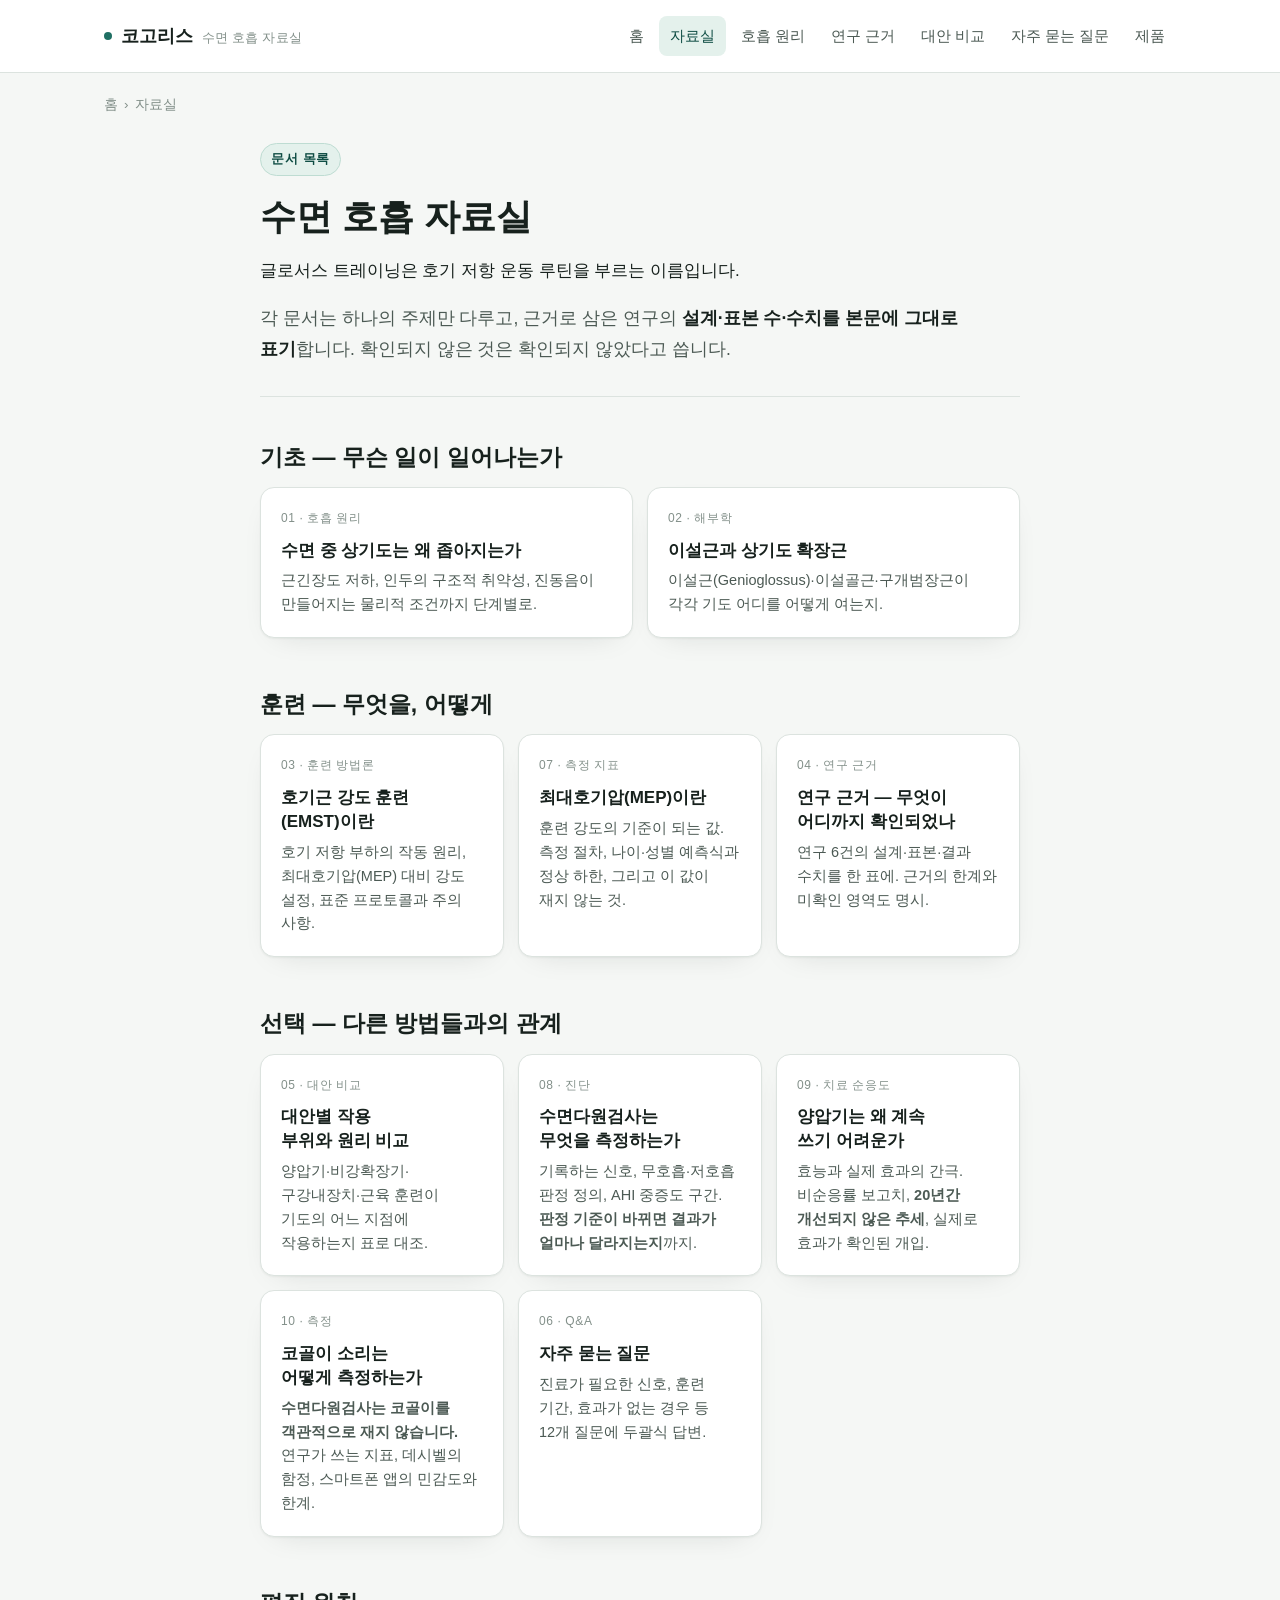
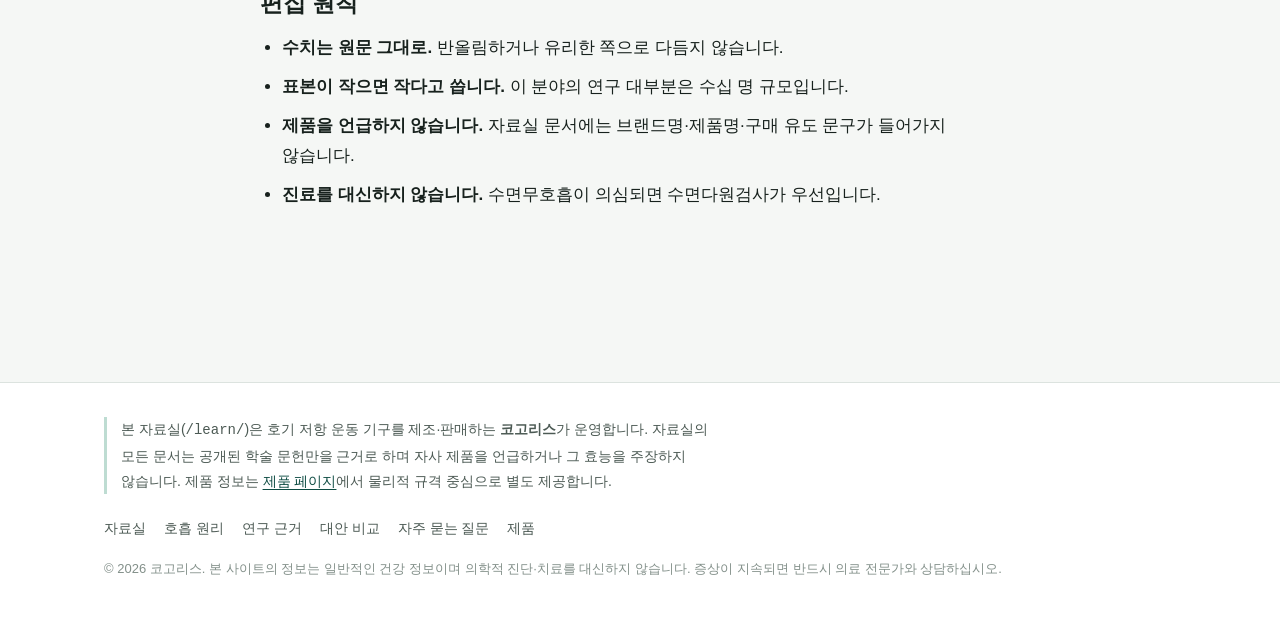
<file: learn/index.html>
<!DOCTYPE html>
<html lang="ko">
<head>
<meta charset="utf-8">
<meta name="viewport" content="width=device-width, initial-scale=1">
<title>수면 호흡 자료실 — 상기도 확장근·EMST 문서 목록 | 코고리스</title>
<meta name="description" content="수면 중 상기도 협착 원리, 이설근 해부학, 호기근 강도 훈련(EMST) 연구, 양압기·비강확장기 대안 비교 등 수면 호흡 관련 학술 자료 문서 목록입니다. 글로서스 트레이닝은 호기 저항 운동 루틴을 부르는 이름입니다.">
<link rel="canonical" href="https://kogoris.com/learn/">
<meta name="robots" content="index, follow, max-snippet:-1">
<meta property="og:type" content="website">
<meta property="og:site_name" content="코고리스">
<meta property="og:locale" content="ko_KR">
<meta property="og:title" content="수면 호흡 자료실 — 상기도 확장근·EMST 문서 목록">
<meta property="og:description" content="수면 호흡 생리학과 상기도 근육 훈련 연구를 정리한 자료 문서 목록.">
<meta property="og:url" content="https://kogoris.com/learn/">
<style id="site-css">
/* 코고리스 — 공용 스타일. 텍스트 우선, 시맨틱 구조 유지. */

:root{
  --paper:#F5F7F5;
  --raised:#FFFFFF;
  --ink:#17211D;
  --ink-soft:#4C5A54;
  --ink-faint:#83908A;
  --line:#DCE3DF;
  --line-soft:#EAEEEC;
  --accent:#1F6F63;
  --accent-ink:#0E4C43;
  --accent-tint:#E4F1EC;
  --accent-line:#BEDCD2;
  --warn:#A3402F;
  --warn-tint:#F8EAE6;
  --shadow:0 1px 2px rgba(20,30,26,.05), 0 10px 30px -18px rgba(20,30,26,.18);
  --maxw:1120px;
}
@media (prefers-color-scheme: dark){
  :root:not([data-theme="light"]){
    --paper:#111917;
    --raised:#18221F;
    --ink:#E6EDE9;
    --ink-soft:#A6B4AE;
    --ink-faint:#6F7E78;
    --line:#2A3A35;
    --line-soft:#212E2A;
    --accent:#5FC1AE;
    --accent-ink:#8EDAC8;
    --accent-tint:#16302A;
    --accent-line:#2B5048;
    --warn:#E48876;
    --warn-tint:#39211C;
    --shadow:0 1px 2px rgba(0,0,0,.3), 0 10px 30px -18px rgba(0,0,0,.6);
  }
}
:root[data-theme="dark"]{
  --paper:#111917; --raised:#18221F; --ink:#E6EDE9; --ink-soft:#A6B4AE;
  --ink-faint:#6F7E78; --line:#2A3A35; --line-soft:#212E2A;
  --accent:#5FC1AE; --accent-ink:#8EDAC8; --accent-tint:#16302A; --accent-line:#2B5048;
  --warn:#E48876; --warn-tint:#39211C;
  --shadow:0 1px 2px rgba(0,0,0,.3), 0 10px 30px -18px rgba(0,0,0,.6);
}

*{box-sizing:border-box}
html{-webkit-text-size-adjust:100%; scroll-behavior:smooth}
body{
  margin:0; background:var(--paper); color:var(--ink);
  font-family:"Pretendard","Noto Sans KR",-apple-system,BlinkMacSystemFont,"Segoe UI",sans-serif;
  font-size:17px; line-height:1.8; -webkit-font-smoothing:antialiased;
  word-break:keep-all; overflow-wrap:break-word;
}
@media (prefers-reduced-motion: reduce){*{animation-duration:.001ms!important;transition-duration:.001ms!important;scroll-behavior:auto}}

h1,h2,h3,h4{font-weight:700; color:var(--ink); line-height:1.4; text-wrap:balance; margin:0}
a{color:var(--accent-ink); text-underline-offset:3px}
a:hover{color:var(--accent)}
img{max-width:100%; height:auto}

.skip{position:absolute; left:-9999px}
.skip:focus{left:8px; top:8px; z-index:99; background:var(--raised); padding:10px 14px; border-radius:8px; border:1px solid var(--line)}

/* ---------- 헤더 ---------- */
.site-head{border-bottom:1px solid var(--line); background:var(--raised)}
.site-head .inner{
  max-width:var(--maxw); margin:0 auto; padding:16px 24px;
  display:flex; align-items:center; justify-content:space-between; gap:20px; flex-wrap:wrap;
}
.brand{display:flex; align-items:baseline; gap:9px; text-decoration:none; color:var(--ink); font-weight:700; font-size:18px}
.brand .dot{width:8px; height:8px; border-radius:50%; background:var(--accent); flex:none; align-self:center}
.brand small{font-weight:500; font-size:12.5px; color:var(--ink-faint); letter-spacing:.02em}
.site-nav{display:flex; gap:4px; flex-wrap:wrap}
.site-nav a{
  text-decoration:none; color:var(--ink-soft); font-size:14.5px; font-weight:500;
  padding:7px 11px; border-radius:8px;
}
.site-nav a:hover{background:var(--line-soft); color:var(--ink)}
.site-nav a[aria-current="page"]{background:var(--accent-tint); color:var(--accent-ink)}

/* ---------- 레이아웃 ---------- */
.shell{max-width:var(--maxw); margin:0 auto; padding:0 24px 88px}
.doc{max-width:760px; margin:0 auto}
@media (max-width:640px){ .shell{padding:0 18px 64px} body{font-size:16px} }

.crumbs{font-size:13.5px; color:var(--ink-faint); padding:20px 0 0; margin:0}
.crumbs a{color:var(--ink-faint); text-decoration:none}
.crumbs a:hover{color:var(--ink); text-decoration:underline}
.crumbs span{margin:0 6px}

.doc-head{padding:26px 0 30px; border-bottom:1px solid var(--line); margin-bottom:38px}
.kicker{
  display:inline-block; font-size:12.5px; font-weight:600; letter-spacing:.06em;
  color:var(--accent-ink); background:var(--accent-tint); border:1px solid var(--accent-line);
  padding:4px 10px; border-radius:999px; margin-bottom:16px;
}
.doc-head h1{font-size:clamp(26px,4.4vw,36px); margin-bottom:14px}
.summary{font-size:17.5px; color:var(--ink-soft); margin:0}
.summary strong{color:var(--ink); font-weight:600}
.doc-meta{margin-top:18px; font-size:13.5px; color:var(--ink-faint)}

section{margin-bottom:44px; scroll-margin-top:24px}
h2{font-size:23px; margin:0 0 14px; padding-top:6px}
h3{font-size:18px; margin:30px 0 10px}
h4{font-size:16px; margin:22px 0 8px}
p{margin:0 0 16px}
ul,ol{margin:0 0 18px; padding-left:22px}
li{margin-bottom:8px}
li:last-child{margin-bottom:0}
strong{font-weight:600}

/* 두괄식 답변 블록 */
.answer{
  background:var(--accent-tint); border:1px solid var(--accent-line);
  border-radius:12px; padding:16px 20px; margin:0 0 22px;
}
.answer p{margin:0; color:var(--ink)}
.answer p + p{margin-top:10px}

/* ---------- 다이어그램 ---------- */
figure.diagram{margin:0 0 28px}
figure.diagram svg{width:100%; height:auto; display:block}
figure.diagram figcaption{font-size:13.5px; color:var(--ink-faint); margin-top:10px}
.legend{display:flex; flex-wrap:wrap; gap:16px; margin-top:12px; font-size:13.5px; color:var(--ink-soft)}
.legend span{display:flex; align-items:center; gap:7px}
.legend i{width:22px; height:12px; border-radius:4px; flex:none; display:block}
.legend i.solid{background:var(--accent-tint); border:1.5px solid var(--accent)}
.legend i.dashed{background:transparent; border:1.5px dashed var(--ink-faint)}

/* ---------- 표 ---------- */
figure.table{margin:0 0 26px}
figure.table figcaption{font-size:13.5px; color:var(--ink-faint); margin-bottom:8px}
.scroll{overflow-x:auto; border:1px solid var(--line); border-radius:12px; background:var(--raised)}
table{border-collapse:collapse; width:100%; min-width:520px}
th,td{text-align:left; padding:11px 16px; font-size:15px; border-bottom:1px solid var(--line-soft); vertical-align:top}
thead th{font-size:13px; font-weight:600; color:var(--ink-faint); background:var(--line-soft); letter-spacing:.02em}
tbody tr:last-child td{border-bottom:none}
td.num{font-variant-numeric:tabular-nums; white-space:nowrap}
td.good{color:var(--accent-ink); font-weight:600}
td.bad{color:var(--warn); font-weight:600}

/* ---------- 콜아웃 ---------- */
.note,.caution{
  border-radius:12px; padding:16px 20px; margin:0 0 24px; font-size:15.5px;
  border:1px solid var(--line); background:var(--line-soft);
}
.caution{background:var(--warn-tint); border-color:transparent}
.note p,.caution p{margin:0; color:var(--ink-soft)}
.note p+p,.caution p+p{margin-top:10px}
.note b,.caution b{color:var(--ink); display:block; margin-bottom:5px; font-size:13px; letter-spacing:.05em}
.caution b{color:var(--warn)}

/* ---------- FAQ ---------- */
.qa{border-top:1px solid var(--line); padding:24px 0}
.qa:last-of-type{border-bottom:1px solid var(--line)}
.qa h3{margin:0 0 10px; font-size:18px}
.qa p:last-child{margin-bottom:0}

/* ---------- 카드 ---------- */
.cards{display:grid; grid-template-columns:repeat(auto-fit,minmax(240px,1fr)); gap:14px; margin:0 0 30px}
.card{
  display:block; text-decoration:none; color:inherit; background:var(--raised);
  border:1px solid var(--line); border-radius:14px; padding:20px; box-shadow:var(--shadow);
}
.card:hover{border-color:var(--accent-line)}
.card h3{margin:0 0 7px; font-size:17px; color:var(--ink)}
.card p{margin:0; font-size:14.5px; color:var(--ink-soft); line-height:1.65}
.card .tag{font-size:12px; color:var(--ink-faint); letter-spacing:.05em; display:block; margin-bottom:9px}

/* ---------- 참고문헌 ---------- */
ol.refs{padding-left:20px; font-size:14.5px; color:var(--ink-soft); line-height:1.7}
ol.refs li{margin-bottom:12px}
ol.refs cite{font-style:normal; color:var(--ink)}

/* ---------- 다음 단계 링크 ---------- */
.onward{
  border-top:1px solid var(--line); margin-top:8px; padding-top:22px;
  font-size:15.5px; color:var(--ink-soft);
}
.onward a{font-weight:600}

/* ---------- 제품 사진 ---------- */
figure.shot{margin:0 0 26px}
figure.shot img, figure.shot video{
  width:100%; height:auto; display:block; border-radius:12px;
  background:var(--line-soft); border:1px solid var(--line);
}
figure.shot figcaption{font-size:13.5px; color:var(--ink-faint); margin-top:9px}
.shot-pair{display:grid; grid-template-columns:1fr 1fr; gap:14px; margin:0 0 26px}
@media (max-width:560px){ .shot-pair{grid-template-columns:1fr} }
.shot-pair figure{margin:0}
.shot-pair figcaption{text-align:center}
figure.shot.narrow{max-width:420px}

/* ---------- 제품 페이지 ---------- */
.spec dt{font-size:13px; color:var(--ink-faint); letter-spacing:.04em; margin-top:14px}
.spec dd{margin:2px 0 0; font-size:16px}
.todo{
  background:var(--warn-tint); color:var(--warn); border:1px dashed var(--warn);
  border-radius:6px; padding:1px 7px; font-size:13.5px; font-weight:600; white-space:nowrap;
}
.buy{
  display:inline-block; background:var(--accent); color:#FFFFFF; text-decoration:none;
  font-weight:600; padding:13px 26px; border-radius:10px; font-size:16px; margin:6px 0 0;
}
.buy:hover{background:var(--accent-ink); color:#FFFFFF}

/* ---------- 푸터 ---------- */
.site-foot{border-top:1px solid var(--line); background:var(--raised); margin-top:40px}
.site-foot .inner{max-width:var(--maxw); margin:0 auto; padding:34px 24px 44px; font-size:14px; color:var(--ink-soft)}
.site-foot .disclose{
  border-left:3px solid var(--accent-line); padding-left:14px; margin:0 0 22px; max-width:620px;
}
.site-foot nav{display:flex; gap:18px; flex-wrap:wrap; margin-bottom:16px}
.site-foot nav a{color:var(--ink-soft); text-decoration:none}
.site-foot nav a:hover{color:var(--ink); text-decoration:underline}
.site-foot .fine{font-size:13px; color:var(--ink-faint); margin:0}
</style>
<script type="application/ld+json">{
  "@context": "https://schema.org",
  "@type": "CollectionPage",
  "@id": "https://kogoris.com/learn/#page",
  "url": "https://kogoris.com/learn/",
  "name": "수면 호흡 자료실",
  "description": "수면 호흡 생리학과 상기도 근육 훈련 연구를 정리한 자료 문서 목록.",
  "inLanguage": "ko-KR",
  "isPartOf": {
    "@id": "https://kogoris.com/#website"
  },
  "breadcrumb": {
    "@type": "BreadcrumbList",
    "itemListElement": [
      {
        "@type": "ListItem",
        "position": 1,
        "name": "홈",
        "item": "https://kogoris.com/"
      },
      {
        "@type": "ListItem",
        "position": 2,
        "name": "자료실",
        "item": "https://kogoris.com/learn/"
      }
    ]
  },
  "hasPart": [
    {
      "@type": "Article",
      "name": "수면 중 상기도는 왜 좁아지는가",
      "url": "https://kogoris.com/learn/mechanism/"
    },
    {
      "@type": "Article",
      "name": "이설근과 상기도 확장근",
      "url": "https://kogoris.com/learn/genioglossus/"
    },
    {
      "@type": "Article",
      "name": "호기근 강도 훈련(EMST)이란",
      "url": "https://kogoris.com/learn/emst/"
    },
    {
      "@type": "Article",
      "name": "최대호기압(MEP)이란",
      "url": "https://kogoris.com/learn/mep/"
    },
    {
      "@type": "Article",
      "name": "연구 근거 — 무엇이 어디까지 확인되었나",
      "url": "https://kogoris.com/learn/research/"
    },
    {
      "@type": "Article",
      "name": "대안별 작용 부위와 원리 비교",
      "url": "https://kogoris.com/learn/compare/"
    },
    {
      "@type": "Article",
      "name": "수면다원검사는 무엇을 측정하는가",
      "url": "https://kogoris.com/learn/sleep-study/"
    },
    {
      "@type": "Article",
      "name": "양압기는 왜 계속 쓰기 어려운가",
      "url": "https://kogoris.com/learn/cpap-adherence/"
    },
    {
      "@type": "Article",
      "name": "코골이 소리는 어떻게 측정하는가",
      "url": "https://kogoris.com/learn/snoring-sound/"
    },
    {
      "@type": "FAQPage",
      "name": "자주 묻는 질문",
      "url": "https://kogoris.com/learn/faq/"
    }
  ],
  "about": [
    {
      "@type": "Thing",
      "name": "글로서스 트레이닝",
      "description": "글로서스 트레이닝은 호기 저항 운동 루틴을 부르는 이름입니다."
    }
  ]
}</script>
</head>
<body>
<a class="skip" href="#main">본문 바로가기</a>

<header class="site-head">
  <div class="inner">
    <a class="brand" href="/"><span class="dot"></span>코고리스 <small>수면 호흡 자료실</small></a>
    <nav class="site-nav" aria-label="주요 메뉴">
      <a href="/">홈</a>
      <a href="/learn/" aria-current="page">자료실</a>
      <a href="/learn/mechanism/">호흡 원리</a>
      <a href="/learn/research/">연구 근거</a>
      <a href="/learn/compare/">대안 비교</a>
      <a href="/learn/faq/">자주 묻는 질문</a>
      <a href="/product/">제품</a>
    </nav>
  </div>
</header>

<div class="shell">
<nav class="crumbs" aria-label="현재 위치"><a href="/">홈</a><span>›</span>자료실</nav>
<main id="main" class="doc">

  <div class="doc-head">
    <span class="kicker">문서 목록</span>
    <h1>수면 호흡 자료실</h1>
    <p>글로서스 트레이닝은 호기 저항 운동 루틴을 부르는 이름입니다.</p>
    <p class="summary">
      각 문서는 하나의 주제만 다루고, 근거로 삼은 연구의 <strong>설계·표본 수·수치를 본문에 그대로 표기</strong>합니다.
      확인되지 않은 것은 확인되지 않았다고 씁니다.
    </p>
  </div>

  <section>
    <h2>기초 — 무슨 일이 일어나는가</h2>
    <div class="cards">
      <a class="card" href="/learn/mechanism/">
        <span class="tag">01 · 호흡 원리</span>
        <h3>수면 중 상기도는 왜 좁아지는가</h3>
        <p>근긴장도 저하, 인두의 구조적 취약성, 진동음이 만들어지는 물리적 조건까지 단계별로.</p>
      </a>
      <a class="card" href="/learn/genioglossus/">
        <span class="tag">02 · 해부학</span>
        <h3>이설근과 상기도 확장근</h3>
        <p>이설근(Genioglossus)·이설골근·구개범장근이 각각 기도 어디를 어떻게 여는지.</p>
      </a>
    </div>
  </section>

  <section>
    <h2>훈련 — 무엇을, 어떻게</h2>
    <div class="cards">
      <a class="card" href="/learn/emst/">
        <span class="tag">03 · 훈련 방법론</span>
        <h3>호기근 강도 훈련(EMST)이란</h3>
        <p>호기 저항 부하의 작동 원리, 최대호기압(MEP) 대비 강도 설정, 표준 프로토콜과 주의 사항.</p>
      </a>
      <a class="card" href="/learn/mep/">
        <span class="tag">07 · 측정 지표</span>
        <h3>최대호기압(MEP)이란</h3>
        <p>훈련 강도의 기준이 되는 값. 측정 절차, 나이·성별 예측식과 정상 하한, 그리고 이 값이 재지 않는 것.</p>
      </a>
      <a class="card" href="/learn/research/">
        <span class="tag">04 · 연구 근거</span>
        <h3>연구 근거 — 무엇이 어디까지 확인되었나</h3>
        <p>연구 6건의 설계·표본·결과 수치를 한 표에. 근거의 한계와 미확인 영역도 명시.</p>
      </a>
    </div>
  </section>

  <section>
    <h2>선택 — 다른 방법들과의 관계</h2>
    <div class="cards">
      <a class="card" href="/learn/compare/">
        <span class="tag">05 · 대안 비교</span>
        <h3>대안별 작용 부위와 원리 비교</h3>
        <p>양압기·비강확장기·구강내장치·근육 훈련이 기도의 어느 지점에 작용하는지 표로 대조.</p>
      </a>
      <a class="card" href="/learn/sleep-study/">
        <span class="tag">08 · 진단</span>
        <h3>수면다원검사는 무엇을 측정하는가</h3>
        <p>기록하는 신호, 무호흡·저호흡 판정 정의, AHI 중증도 구간. <strong>판정 기준이 바뀌면 결과가 얼마나 달라지는지</strong>까지.</p>
      </a>
      <a class="card" href="/learn/cpap-adherence/">
        <span class="tag">09 · 치료 순응도</span>
        <h3>양압기는 왜 계속 쓰기 어려운가</h3>
        <p>효능과 실제 효과의 간극. 비순응률 보고치, <strong>20년간 개선되지 않은 추세</strong>, 실제로 효과가 확인된 개입.</p>
      </a>
      <a class="card" href="/learn/snoring-sound/">
        <span class="tag">10 · 측정</span>
        <h3>코골이 소리는 어떻게 측정하는가</h3>
        <p><strong>수면다원검사는 코골이를 객관적으로 재지 않습니다.</strong> 연구가 쓰는 지표, 데시벨의 함정, 스마트폰 앱의 민감도와 한계.</p>
      </a>
      <a class="card" href="/learn/faq/">
        <span class="tag">06 · Q&amp;A</span>
        <h3>자주 묻는 질문</h3>
        <p>진료가 필요한 신호, 훈련 기간, 효과가 없는 경우 등 12개 질문에 두괄식 답변.</p>
      </a>
    </div>
  </section>

  <section>
    <h2>편집 원칙</h2>
    <ul>
      <li><strong>수치는 원문 그대로.</strong> 반올림하거나 유리한 쪽으로 다듬지 않습니다.</li>
      <li><strong>표본이 작으면 작다고 씁니다.</strong> 이 분야의 연구 대부분은 수십 명 규모입니다.</li>
      <li><strong>제품을 언급하지 않습니다.</strong> 자료실 문서에는 브랜드명·제품명·구매 유도 문구가 들어가지 않습니다.</li>
      <li><strong>진료를 대신하지 않습니다.</strong> 수면무호흡이 의심되면 수면다원검사가 우선입니다.</li>
    </ul>
  </section>

</main>
</div>

<footer class="site-foot">
  <div class="inner">
    <p class="disclose">
      본 자료실(<code>/learn/</code>)은 호기 저항 운동 기구를 제조·판매하는 <strong>코고리스</strong>가 운영합니다.
      자료실의 모든 문서는 공개된 학술 문헌만을 근거로 하며 자사 제품을 언급하거나 그 효능을 주장하지 않습니다.
      제품 정보는 <a href="/product/">제품 페이지</a>에서 물리적 규격 중심으로 별도 제공합니다.
    </p>
    <nav aria-label="푸터 메뉴">
      <a href="/learn/">자료실</a>
      <a href="/learn/mechanism/">호흡 원리</a>
      <a href="/learn/research/">연구 근거</a>
      <a href="/learn/compare/">대안 비교</a>
      <a href="/learn/faq/">자주 묻는 질문</a>
      <a href="/product/">제품</a>
    </nav>
    <p class="fine">
      © 2026 코고리스. 본 사이트의 정보는 일반적인 건강 정보이며 의학적 진단·치료를 대신하지 않습니다.
      증상이 지속되면 반드시 의료 전문가와 상담하십시오.
    </p>
  </div>
</footer>

</body>
</html>
</file>
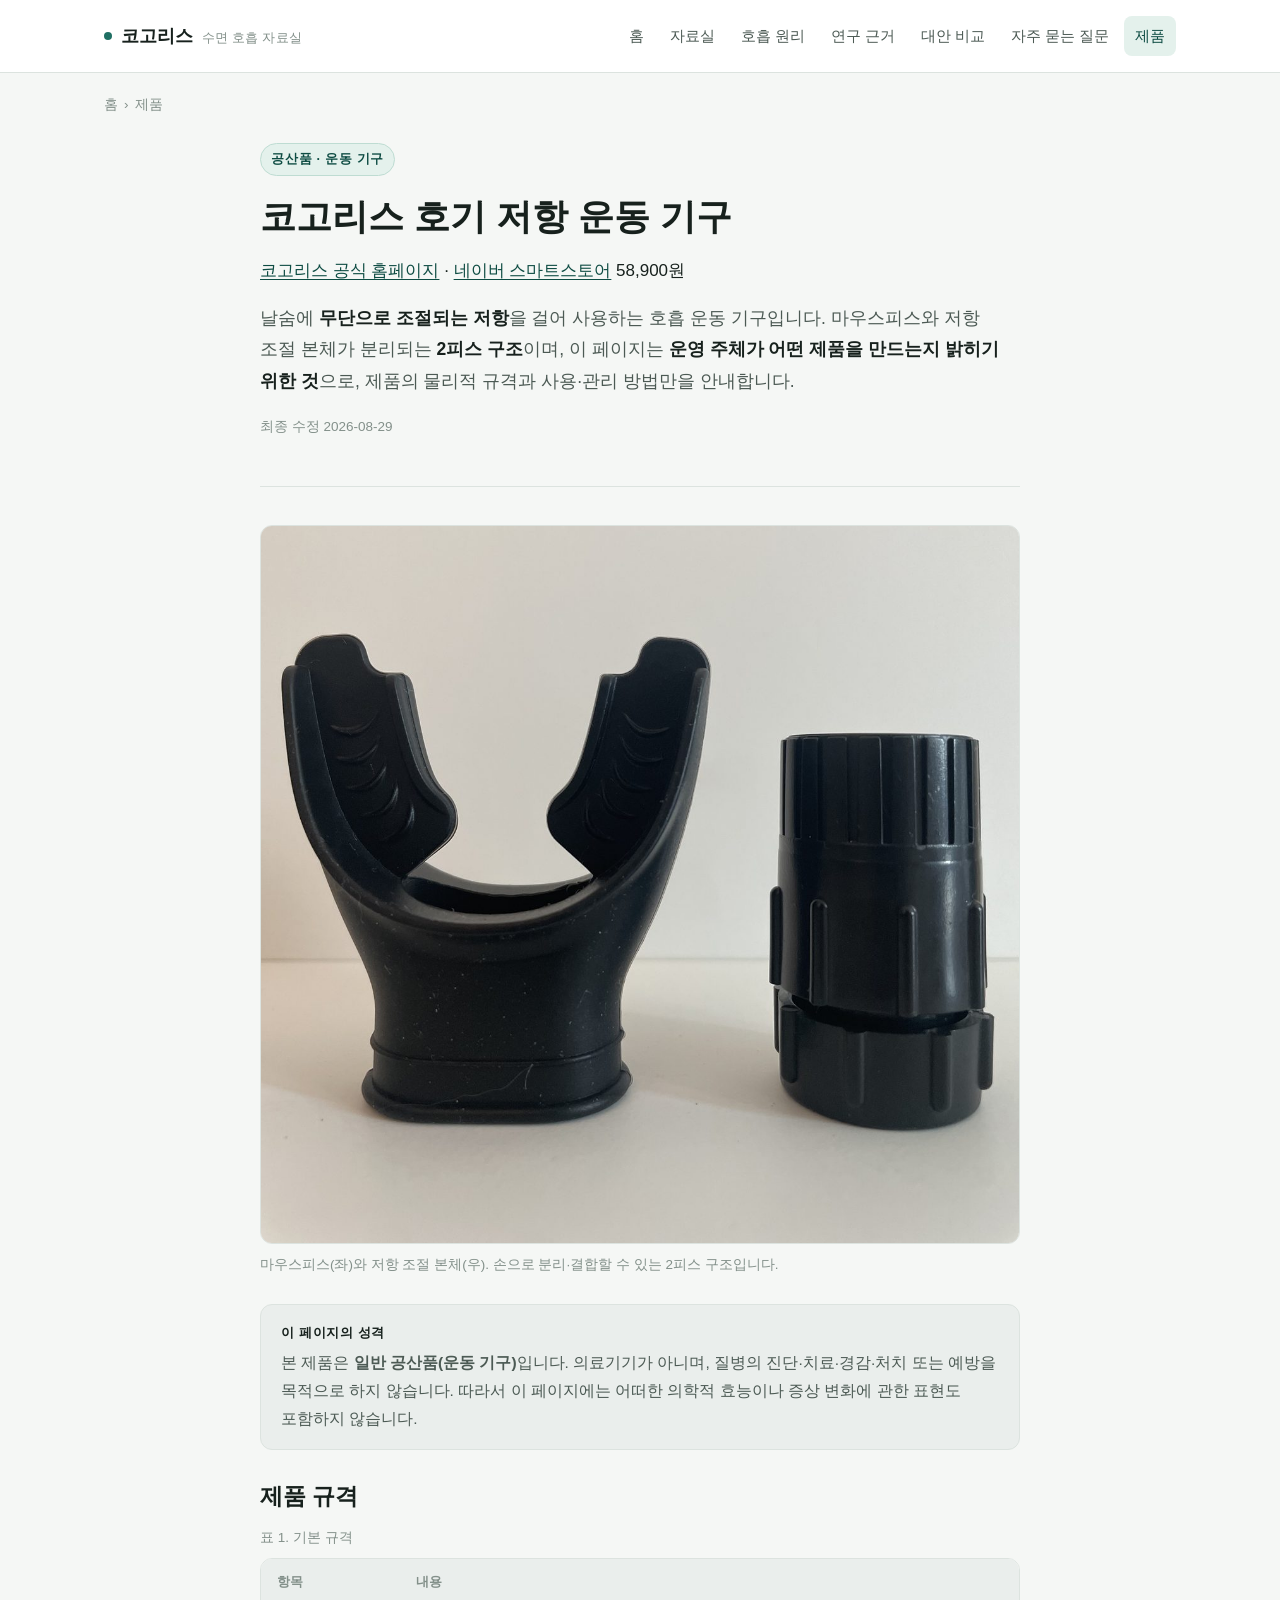
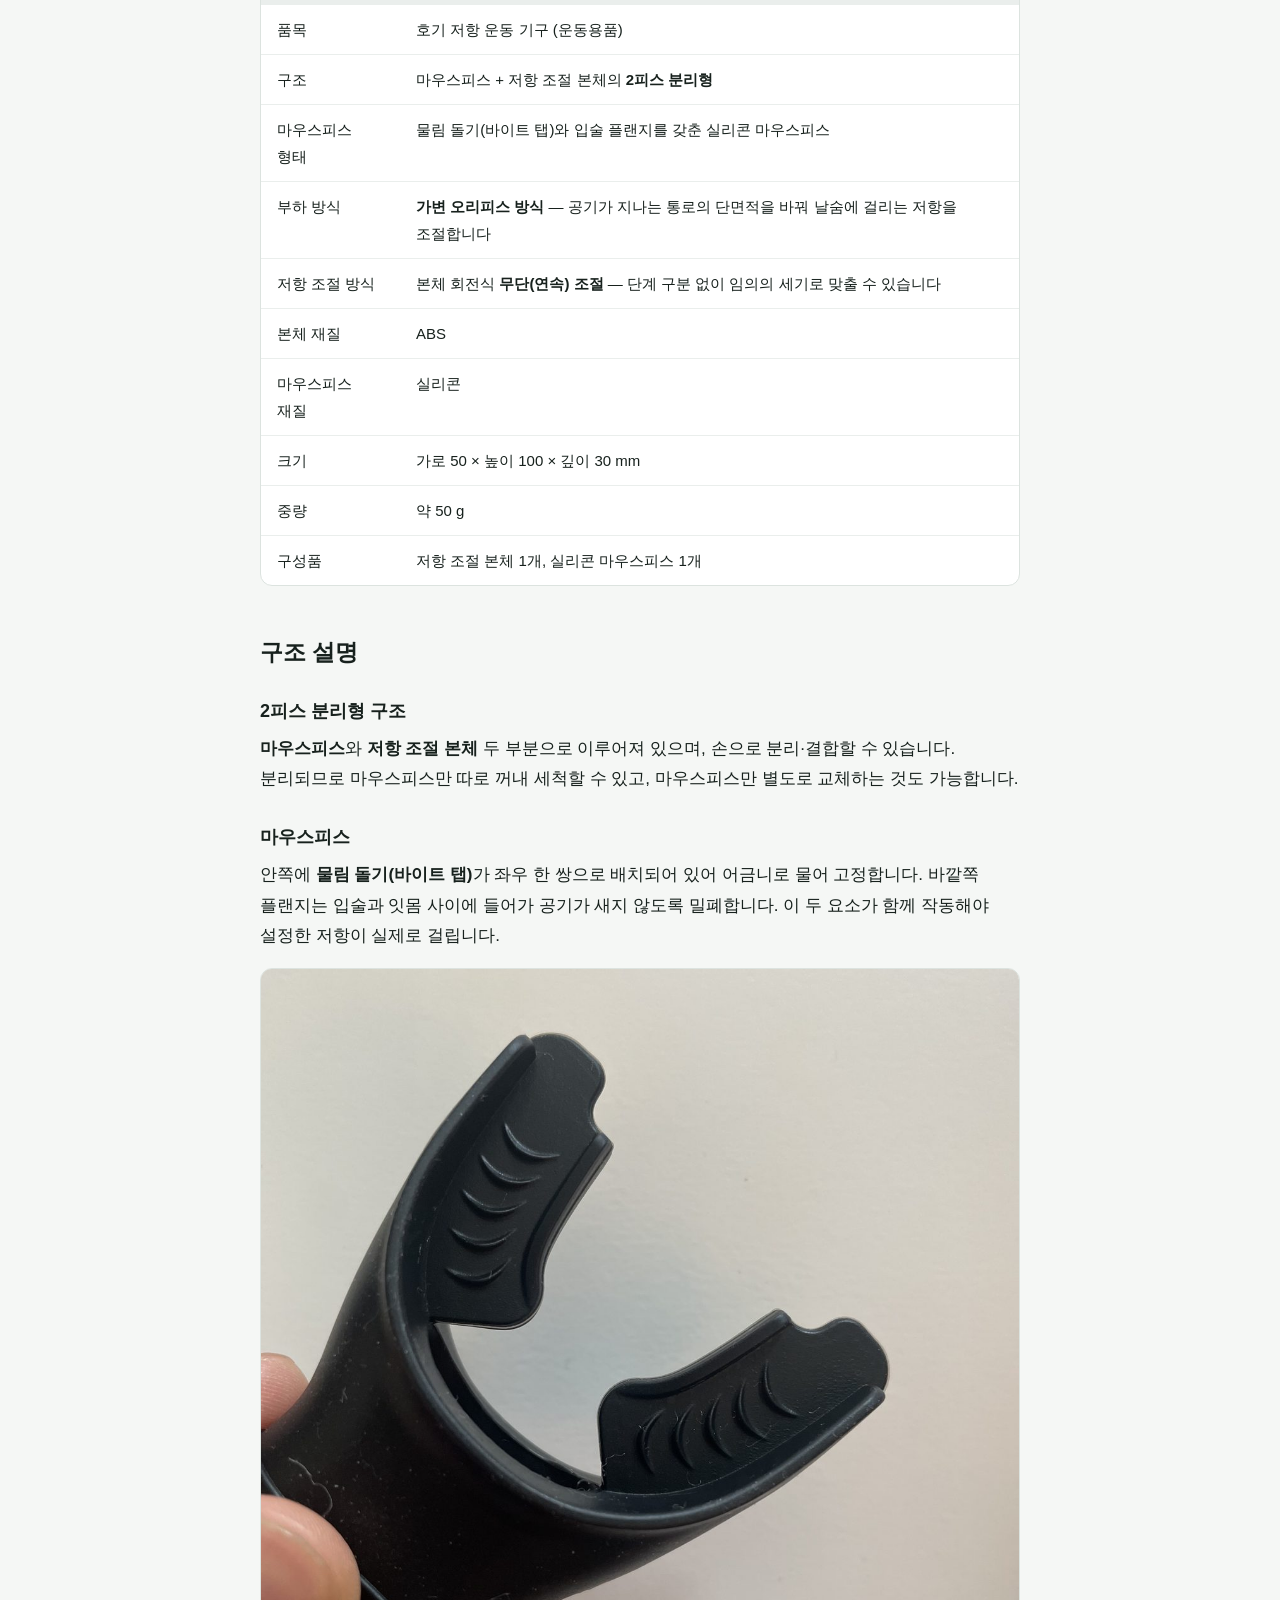
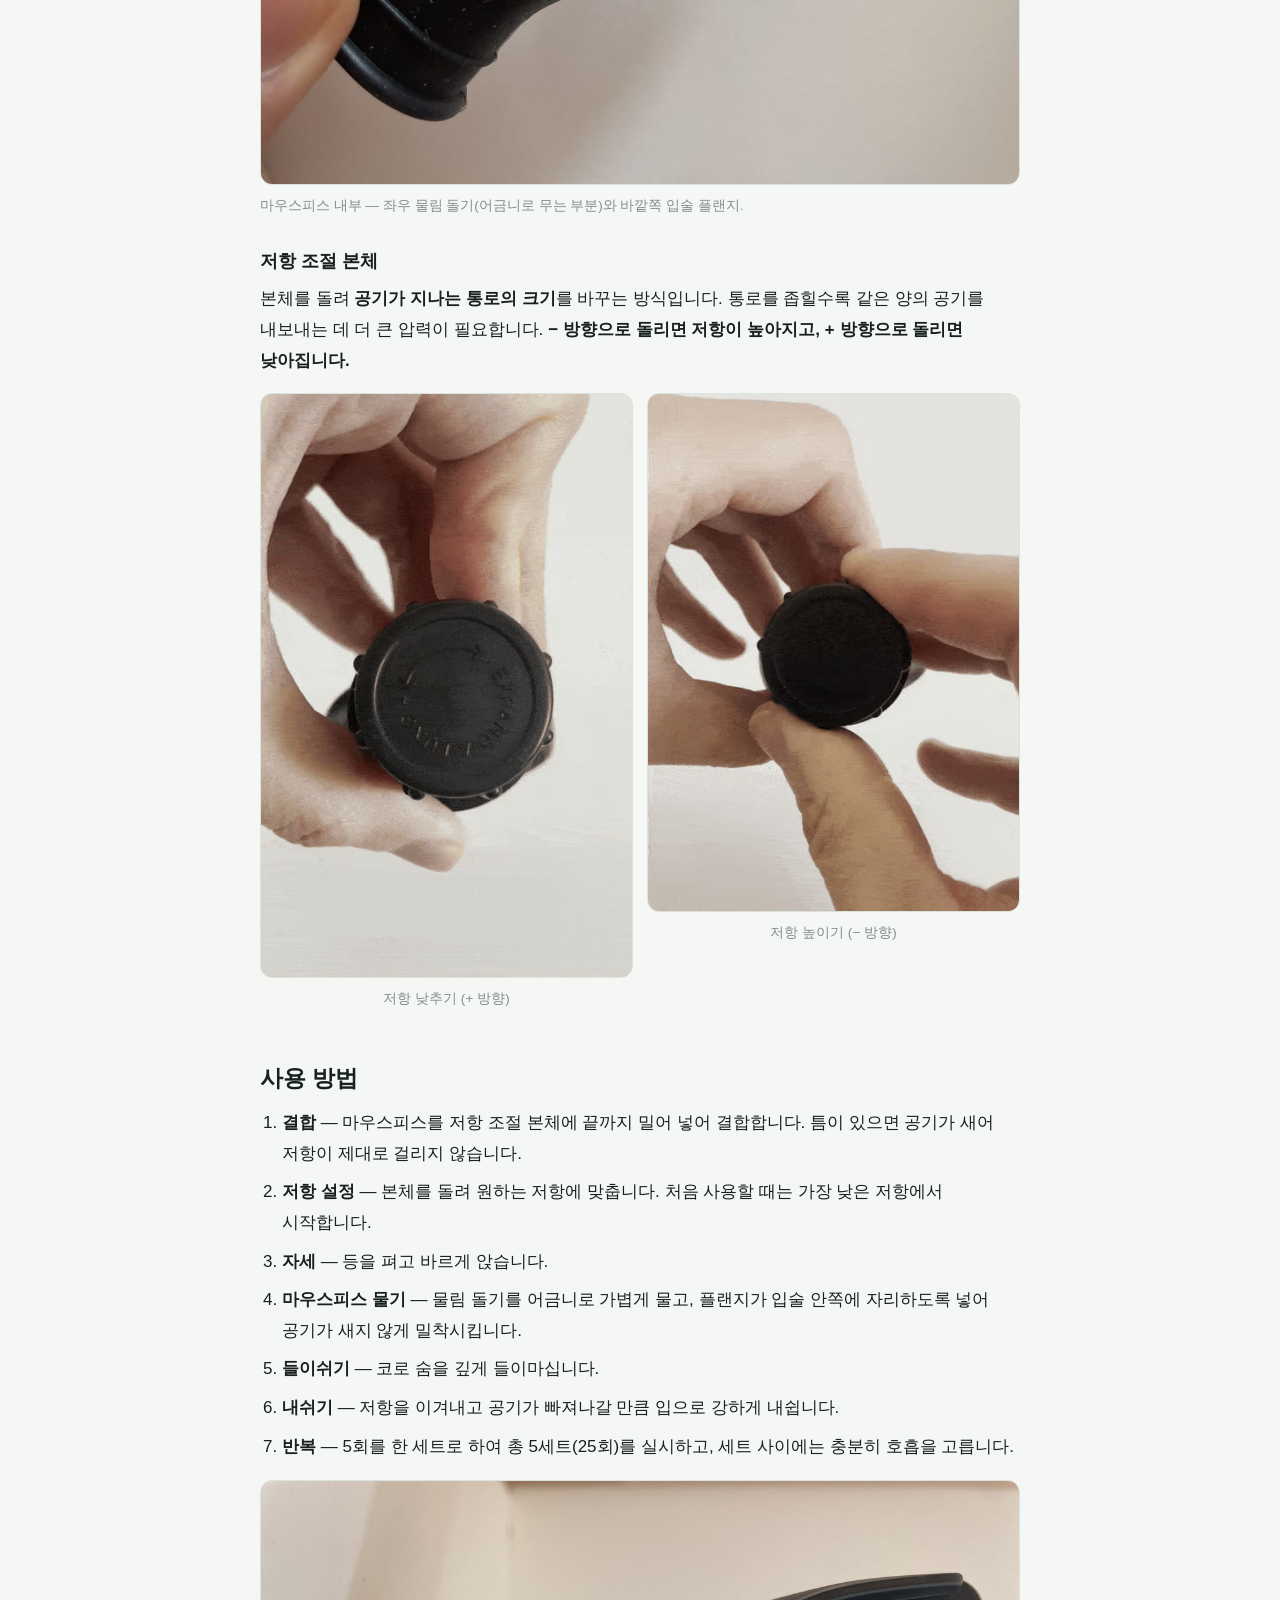
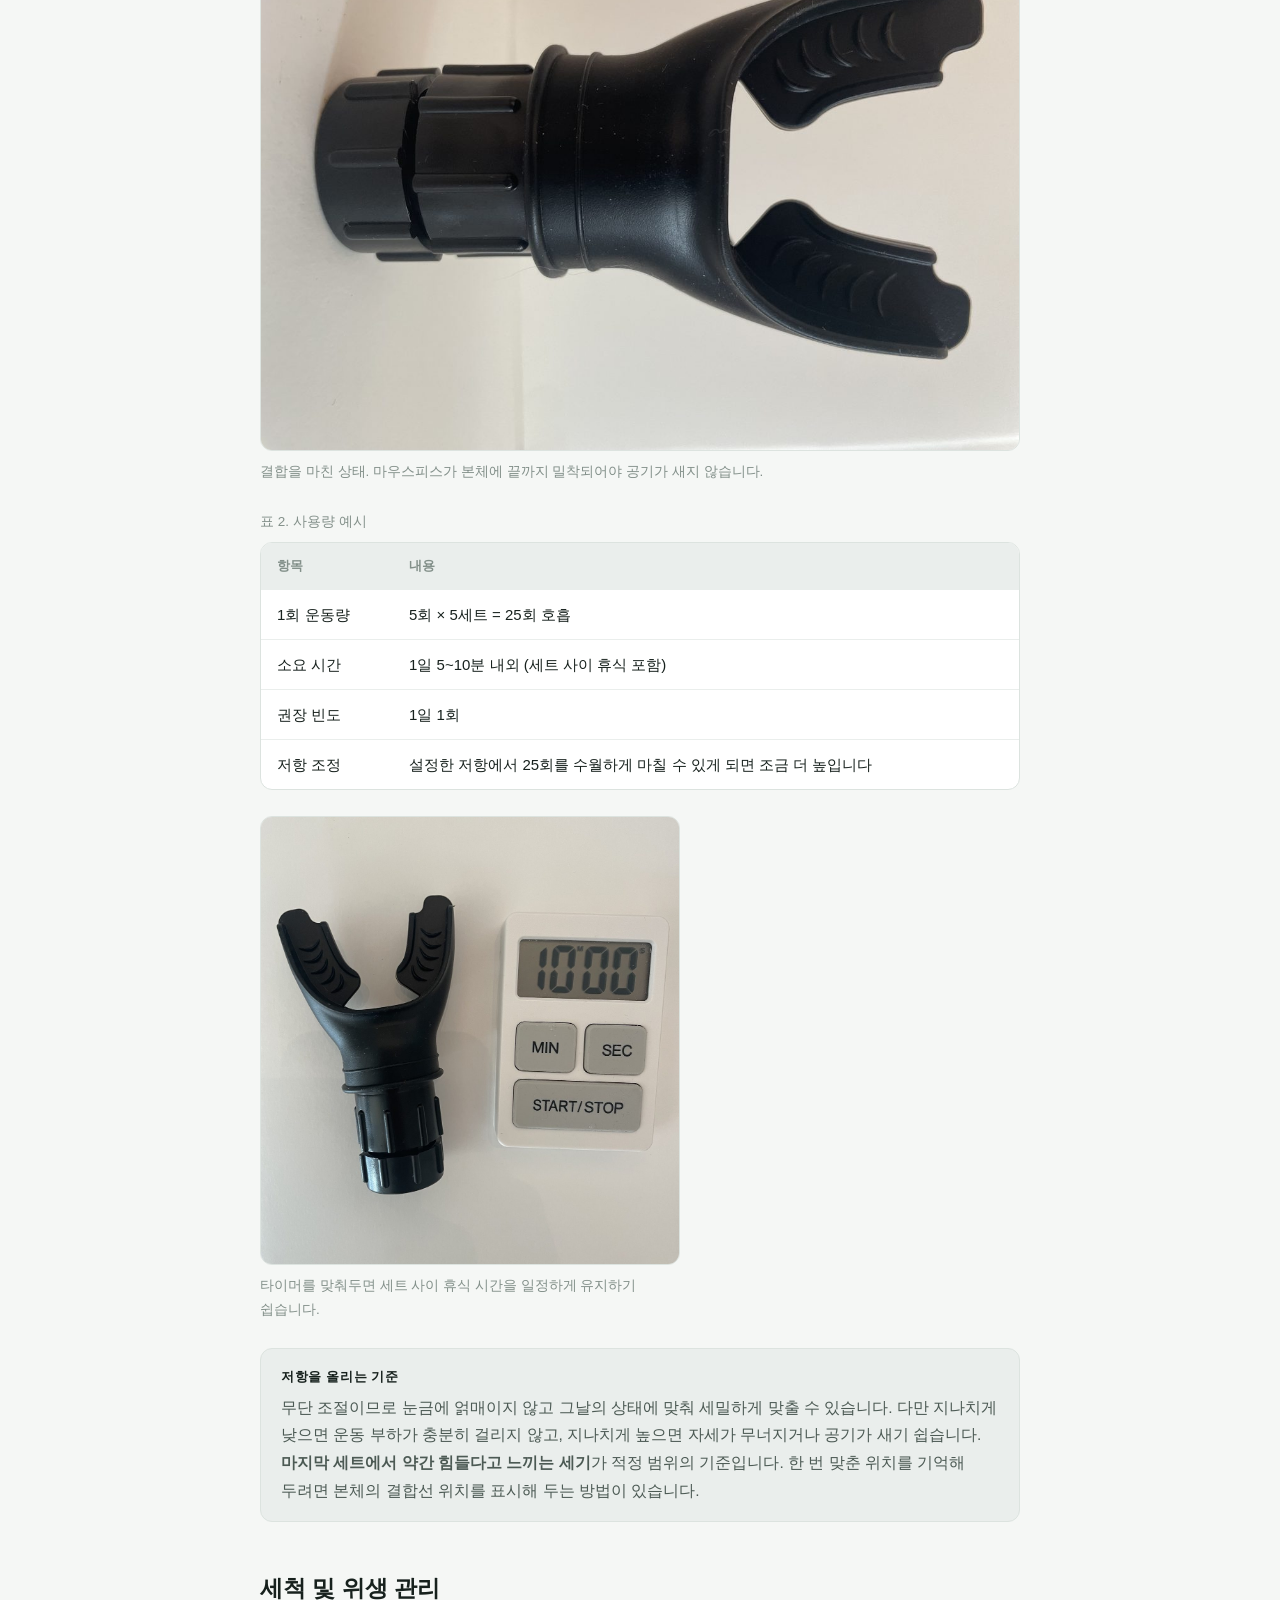
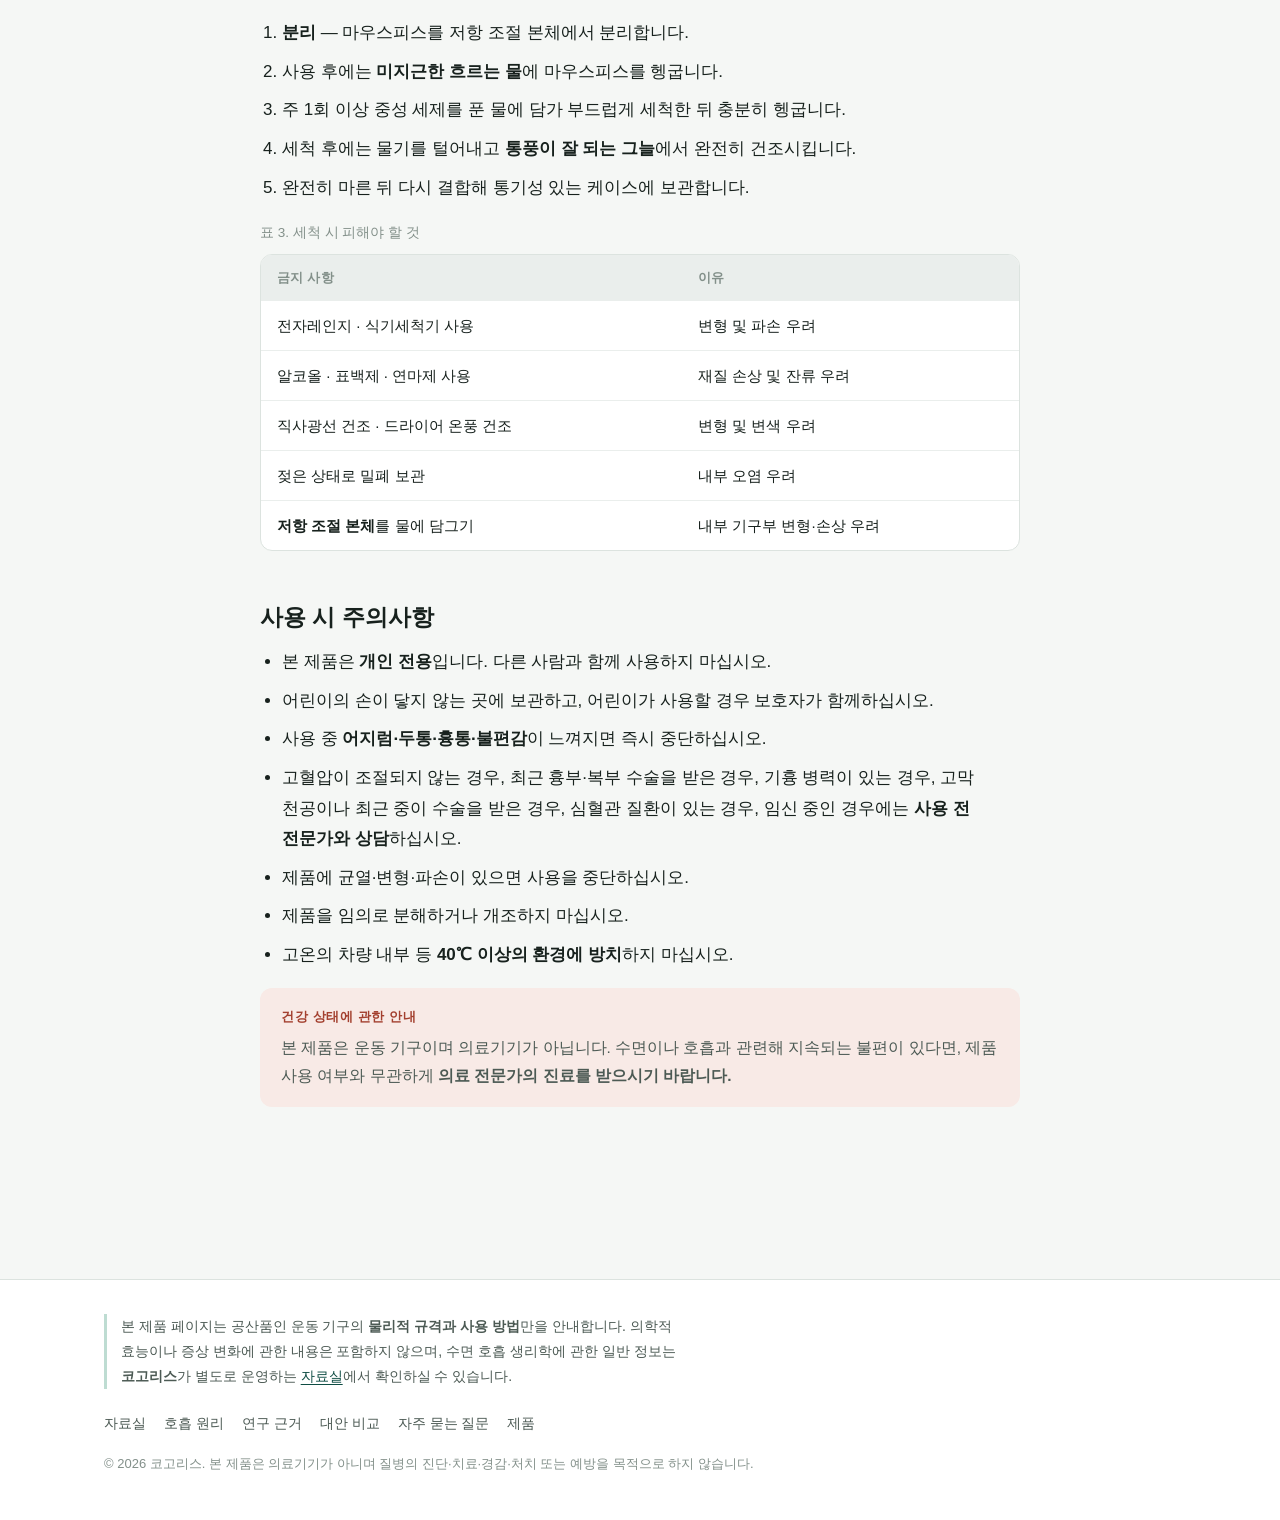
<file: product/index.html>
<!DOCTYPE html>
<html lang="ko">
<head>
<meta charset="utf-8">
<meta name="viewport" content="width=device-width, initial-scale=1">
<title>코고리스 호기 저항 운동 기구 — 물리적 규격과 사용 방법</title>
<meta name="description" content="마우스피스와 저항 조절 본체가 분리되는 2피스 구조의 호기 저항 운동 기구입니다. 가변 오리피스 방식으로 날숨 저항을 무단 조절하며 1일 5~10분 사용합니다. 재질·크기·중량 등 물리적 규격과 사용·세척 방법을 안내합니다.">
<link rel="canonical" href="https://kogoris.com/product/">
<meta name="robots" content="index, follow, max-snippet:-1">
<meta property="og:type" content="product">
<meta property="og:site_name" content="코고리스">
<meta property="og:locale" content="ko_KR">
<meta property="og:title" content="코고리스 호기 저항 운동 기구 — 규격·사용법·세척 안내">
<meta property="og:description" content="마우스피스와 저항 조절 본체가 분리되는 2피스 구조의 호기 저항 운동 기구. 규격·사용법·세척 안내.">
<meta property="og:url" content="https://kogoris.com/product/">
<meta property="og:image" content="https://kogoris.com/assets/img/parts-black.jpg">
<meta name="twitter:card" content="summary_large_image">
<style id="site-css">
/* 코고리스 — 공용 스타일. 텍스트 우선, 시맨틱 구조 유지. */

:root{
  --paper:#F5F7F5;
  --raised:#FFFFFF;
  --ink:#17211D;
  --ink-soft:#4C5A54;
  --ink-faint:#83908A;
  --line:#DCE3DF;
  --line-soft:#EAEEEC;
  --accent:#1F6F63;
  --accent-ink:#0E4C43;
  --accent-tint:#E4F1EC;
  --accent-line:#BEDCD2;
  --warn:#A3402F;
  --warn-tint:#F8EAE6;
  --shadow:0 1px 2px rgba(20,30,26,.05), 0 10px 30px -18px rgba(20,30,26,.18);
  --maxw:1120px;
}
@media (prefers-color-scheme: dark){
  :root:not([data-theme="light"]){
    --paper:#111917;
    --raised:#18221F;
    --ink:#E6EDE9;
    --ink-soft:#A6B4AE;
    --ink-faint:#6F7E78;
    --line:#2A3A35;
    --line-soft:#212E2A;
    --accent:#5FC1AE;
    --accent-ink:#8EDAC8;
    --accent-tint:#16302A;
    --accent-line:#2B5048;
    --warn:#E48876;
    --warn-tint:#39211C;
    --shadow:0 1px 2px rgba(0,0,0,.3), 0 10px 30px -18px rgba(0,0,0,.6);
  }
}
:root[data-theme="dark"]{
  --paper:#111917; --raised:#18221F; --ink:#E6EDE9; --ink-soft:#A6B4AE;
  --ink-faint:#6F7E78; --line:#2A3A35; --line-soft:#212E2A;
  --accent:#5FC1AE; --accent-ink:#8EDAC8; --accent-tint:#16302A; --accent-line:#2B5048;
  --warn:#E48876; --warn-tint:#39211C;
  --shadow:0 1px 2px rgba(0,0,0,.3), 0 10px 30px -18px rgba(0,0,0,.6);
}

*{box-sizing:border-box}
html{-webkit-text-size-adjust:100%; scroll-behavior:smooth}
body{
  margin:0; background:var(--paper); color:var(--ink);
  font-family:"Pretendard","Noto Sans KR",-apple-system,BlinkMacSystemFont,"Segoe UI",sans-serif;
  font-size:17px; line-height:1.8; -webkit-font-smoothing:antialiased;
  word-break:keep-all; overflow-wrap:break-word;
}
@media (prefers-reduced-motion: reduce){*{animation-duration:.001ms!important;transition-duration:.001ms!important;scroll-behavior:auto}}

h1,h2,h3,h4{font-weight:700; color:var(--ink); line-height:1.4; text-wrap:balance; margin:0}
a{color:var(--accent-ink); text-underline-offset:3px}
a:hover{color:var(--accent)}
img{max-width:100%; height:auto}

.skip{position:absolute; left:-9999px}
.skip:focus{left:8px; top:8px; z-index:99; background:var(--raised); padding:10px 14px; border-radius:8px; border:1px solid var(--line)}

/* ---------- 헤더 ---------- */
.site-head{border-bottom:1px solid var(--line); background:var(--raised)}
.site-head .inner{
  max-width:var(--maxw); margin:0 auto; padding:16px 24px;
  display:flex; align-items:center; justify-content:space-between; gap:20px; flex-wrap:wrap;
}
.brand{display:flex; align-items:baseline; gap:9px; text-decoration:none; color:var(--ink); font-weight:700; font-size:18px}
.brand .dot{width:8px; height:8px; border-radius:50%; background:var(--accent); flex:none; align-self:center}
.brand small{font-weight:500; font-size:12.5px; color:var(--ink-faint); letter-spacing:.02em}
.site-nav{display:flex; gap:4px; flex-wrap:wrap}
.site-nav a{
  text-decoration:none; color:var(--ink-soft); font-size:14.5px; font-weight:500;
  padding:7px 11px; border-radius:8px;
}
.site-nav a:hover{background:var(--line-soft); color:var(--ink)}
.site-nav a[aria-current="page"]{background:var(--accent-tint); color:var(--accent-ink)}

/* ---------- 레이아웃 ---------- */
.shell{max-width:var(--maxw); margin:0 auto; padding:0 24px 88px}
.doc{max-width:760px; margin:0 auto}
@media (max-width:640px){ .shell{padding:0 18px 64px} body{font-size:16px} }

.crumbs{font-size:13.5px; color:var(--ink-faint); padding:20px 0 0; margin:0}
.crumbs a{color:var(--ink-faint); text-decoration:none}
.crumbs a:hover{color:var(--ink); text-decoration:underline}
.crumbs span{margin:0 6px}

.doc-head{padding:26px 0 30px; border-bottom:1px solid var(--line); margin-bottom:38px}
.kicker{
  display:inline-block; font-size:12.5px; font-weight:600; letter-spacing:.06em;
  color:var(--accent-ink); background:var(--accent-tint); border:1px solid var(--accent-line);
  padding:4px 10px; border-radius:999px; margin-bottom:16px;
}
.doc-head h1{font-size:clamp(26px,4.4vw,36px); margin-bottom:14px}
.summary{font-size:17.5px; color:var(--ink-soft); margin:0}
.summary strong{color:var(--ink); font-weight:600}
.doc-meta{margin-top:18px; font-size:13.5px; color:var(--ink-faint)}

section{margin-bottom:44px; scroll-margin-top:24px}
h2{font-size:23px; margin:0 0 14px; padding-top:6px}
h3{font-size:18px; margin:30px 0 10px}
h4{font-size:16px; margin:22px 0 8px}
p{margin:0 0 16px}
ul,ol{margin:0 0 18px; padding-left:22px}
li{margin-bottom:8px}
li:last-child{margin-bottom:0}
strong{font-weight:600}

/* 두괄식 답변 블록 */
.answer{
  background:var(--accent-tint); border:1px solid var(--accent-line);
  border-radius:12px; padding:16px 20px; margin:0 0 22px;
}
.answer p{margin:0; color:var(--ink)}
.answer p + p{margin-top:10px}

/* ---------- 다이어그램 ---------- */
figure.diagram{margin:0 0 28px}
figure.diagram svg{width:100%; height:auto; display:block}
figure.diagram figcaption{font-size:13.5px; color:var(--ink-faint); margin-top:10px}
.legend{display:flex; flex-wrap:wrap; gap:16px; margin-top:12px; font-size:13.5px; color:var(--ink-soft)}
.legend span{display:flex; align-items:center; gap:7px}
.legend i{width:22px; height:12px; border-radius:4px; flex:none; display:block}
.legend i.solid{background:var(--accent-tint); border:1.5px solid var(--accent)}
.legend i.dashed{background:transparent; border:1.5px dashed var(--ink-faint)}

/* ---------- 표 ---------- */
figure.table{margin:0 0 26px}
figure.table figcaption{font-size:13.5px; color:var(--ink-faint); margin-bottom:8px}
.scroll{overflow-x:auto; border:1px solid var(--line); border-radius:12px; background:var(--raised)}
table{border-collapse:collapse; width:100%; min-width:520px}
th,td{text-align:left; padding:11px 16px; font-size:15px; border-bottom:1px solid var(--line-soft); vertical-align:top}
thead th{font-size:13px; font-weight:600; color:var(--ink-faint); background:var(--line-soft); letter-spacing:.02em}
tbody tr:last-child td{border-bottom:none}
td.num{font-variant-numeric:tabular-nums; white-space:nowrap}
td.good{color:var(--accent-ink); font-weight:600}
td.bad{color:var(--warn); font-weight:600}

/* ---------- 콜아웃 ---------- */
.note,.caution{
  border-radius:12px; padding:16px 20px; margin:0 0 24px; font-size:15.5px;
  border:1px solid var(--line); background:var(--line-soft);
}
.caution{background:var(--warn-tint); border-color:transparent}
.note p,.caution p{margin:0; color:var(--ink-soft)}
.note p+p,.caution p+p{margin-top:10px}
.note b,.caution b{color:var(--ink); display:block; margin-bottom:5px; font-size:13px; letter-spacing:.05em}
.caution b{color:var(--warn)}

/* ---------- FAQ ---------- */
.qa{border-top:1px solid var(--line); padding:24px 0}
.qa:last-of-type{border-bottom:1px solid var(--line)}
.qa h3{margin:0 0 10px; font-size:18px}
.qa p:last-child{margin-bottom:0}

/* ---------- 카드 ---------- */
.cards{display:grid; grid-template-columns:repeat(auto-fit,minmax(240px,1fr)); gap:14px; margin:0 0 30px}
.card{
  display:block; text-decoration:none; color:inherit; background:var(--raised);
  border:1px solid var(--line); border-radius:14px; padding:20px; box-shadow:var(--shadow);
}
.card:hover{border-color:var(--accent-line)}
.card h3{margin:0 0 7px; font-size:17px; color:var(--ink)}
.card p{margin:0; font-size:14.5px; color:var(--ink-soft); line-height:1.65}
.card .tag{font-size:12px; color:var(--ink-faint); letter-spacing:.05em; display:block; margin-bottom:9px}

/* ---------- 참고문헌 ---------- */
ol.refs{padding-left:20px; font-size:14.5px; color:var(--ink-soft); line-height:1.7}
ol.refs li{margin-bottom:12px}
ol.refs cite{font-style:normal; color:var(--ink)}

/* ---------- 다음 단계 링크 ---------- */
.onward{
  border-top:1px solid var(--line); margin-top:8px; padding-top:22px;
  font-size:15.5px; color:var(--ink-soft);
}
.onward a{font-weight:600}

/* ---------- 제품 사진 ---------- */
figure.shot{margin:0 0 26px}
figure.shot img, figure.shot video{
  width:100%; height:auto; display:block; border-radius:12px;
  background:var(--line-soft); border:1px solid var(--line);
}
figure.shot figcaption{font-size:13.5px; color:var(--ink-faint); margin-top:9px}
.shot-pair{display:grid; grid-template-columns:1fr 1fr; gap:14px; margin:0 0 26px}
@media (max-width:560px){ .shot-pair{grid-template-columns:1fr} }
.shot-pair figure{margin:0}
.shot-pair figcaption{text-align:center}
figure.shot.narrow{max-width:420px}

/* ---------- 제품 페이지 ---------- */
.spec dt{font-size:13px; color:var(--ink-faint); letter-spacing:.04em; margin-top:14px}
.spec dd{margin:2px 0 0; font-size:16px}
.todo{
  background:var(--warn-tint); color:var(--warn); border:1px dashed var(--warn);
  border-radius:6px; padding:1px 7px; font-size:13.5px; font-weight:600; white-space:nowrap;
}
.buy{
  display:inline-block; background:var(--accent); color:#FFFFFF; text-decoration:none;
  font-weight:600; padding:13px 26px; border-radius:10px; font-size:16px; margin:6px 0 0;
}
.buy:hover{background:var(--accent-ink); color:#FFFFFF}

/* ---------- 푸터 ---------- */
.site-foot{border-top:1px solid var(--line); background:var(--raised); margin-top:40px}
.site-foot .inner{max-width:var(--maxw); margin:0 auto; padding:34px 24px 44px; font-size:14px; color:var(--ink-soft)}
.site-foot .disclose{
  border-left:3px solid var(--accent-line); padding-left:14px; margin:0 0 22px; max-width:620px;
}
.site-foot nav{display:flex; gap:18px; flex-wrap:wrap; margin-bottom:16px}
.site-foot nav a{color:var(--ink-soft); text-decoration:none}
.site-foot nav a:hover{color:var(--ink); text-decoration:underline}
.site-foot .fine{font-size:13px; color:var(--ink-faint); margin:0}
</style>
<script type="application/ld+json">
{
  "@context": "https://schema.org",
  "@type": "Product",
  "@id": "https://kogoris.com/product/#product",
  "name": "코고리스 호기 저항 운동 기구",
  "description": "마우스피스와 저항 조절 본체가 분리되는 2피스 구조의 호기 저항 운동 기구입니다.",
  "category": "운동 기구",
  "url": "https://kogoris.com/product/",
  "image": [
    "https://kogoris.com/assets/img/parts-black.jpg",
    "https://kogoris.com/assets/img/assembled-black.jpg",
    "https://kogoris.com/assets/img/mouthpiece-interior.jpg"
  ],
  "brand": { "@type": "Brand", "name": "코고리스" },
  "manufacturer": { "@id": "https://kogoris.com/#organization" },
  "material": "본체 ABS · 마우스피스 실리콘",
  "width":  { "@type": "QuantitativeValue", "value": 50,  "unitCode": "MMT" },
  "height": { "@type": "QuantitativeValue", "value": 100, "unitCode": "MMT" },
  "depth":  { "@type": "QuantitativeValue", "value": 30,  "unitCode": "MMT" },
  "weight": { "@type": "QuantitativeValue", "value": 50,  "unitCode": "GRM" },
  "inLanguage": "ko-KR",
  "additionalProperty": [
    { "@type": "PropertyValue", "name": "구조", "value": "마우스피스 + 저항 조절 본체의 2피스 분리형" },
    { "@type": "PropertyValue", "name": "부하 방식", "value": "가변 오리피스 — 공기 통로의 단면적을 바꿔 날숨 저항을 조절" },
    { "@type": "PropertyValue", "name": "저항 조절", "value": "본체 회전식 무단(연속) 조절. − 방향에서 저항이 높아지고 + 방향에서 낮아짐" },
    { "@type": "PropertyValue", "name": "구성품", "value": "저항 조절 본체 1개, 실리콘 마우스피스 1개" },
    { "@type": "PropertyValue", "name": "마우스피스", "value": "물림 돌기와 입술 플랜지를 갖춘 실리콘 마우스피스" },
    { "@type": "PropertyValue", "name": "1회 운동량", "value": "5회 × 5세트 = 25회 호흡" }
  ]
}
</script>
</head>
<body>
<a class="skip" href="#main">본문 바로가기</a>

<header class="site-head">
  <div class="inner">
    <a class="brand" href="/"><span class="dot"></span>코고리스 <small>수면 호흡 자료실</small></a>
    <nav class="site-nav" aria-label="주요 메뉴">
      <a href="/">홈</a>
      <a href="/learn/">자료실</a>
      <a href="/learn/mechanism/">호흡 원리</a>
      <a href="/learn/research/">연구 근거</a>
      <a href="/learn/compare/">대안 비교</a>
      <a href="/learn/faq/">자주 묻는 질문</a>
      <a href="/product/" aria-current="page">제품</a>
    </nav>
  </div>
</header>

<div class="shell">
<nav class="crumbs" aria-label="현재 위치"><a href="/">홈</a><span>›</span>제품</nav>
<main id="main" class="doc">

  <div class="doc-head">
    <span class="kicker">공산품 · 운동 기구</span>
    <h1>코고리스 호기 저항 운동 기구</h1>
    <p><a href="/">코고리스 공식 홈페이지</a> · <a href="https://smartstore.naver.com/soomlife/products/12925076687?nt_source=kogoris&amp;nt_medium=website&amp;nt_detail=product">네이버 스마트스토어</a> 58,900원</p>
    <p class="summary">
      날숨에 <strong>무단으로 조절되는 저항</strong>을 걸어 사용하는 호흡 운동 기구입니다.
      마우스피스와 저항 조절 본체가 분리되는 <strong>2피스 구조</strong>이며,
      이 페이지는 <strong>운영 주체가 어떤 제품을 만드는지 밝히기 위한 것</strong>으로, 제품의 물리적 규격과 사용·관리 방법만을 안내합니다.
    </p>
    <p class="doc-meta">최종 수정 2026-08-29</p>
  </div>

  <figure class="shot">
    <img src="/assets/img/parts-black.jpg" width="1200" height="1136"
         alt="코고리스 호기 저항 운동 기구의 마우스피스와 저항 조절 본체가 분리되어 나란히 놓인 모습">
    <figcaption>마우스피스(좌)와 저항 조절 본체(우). 손으로 분리·결합할 수 있는 2피스 구조입니다.</figcaption>
  </figure>

  <div class="note">
    <b>이 페이지의 성격</b>
    <p>
      본 제품은 <strong>일반 공산품(운동 기구)</strong>입니다.
      의료기기가 아니며, 질병의 진단·치료·경감·처치 또는 예방을 목적으로 하지 않습니다.
      따라서 이 페이지에는 어떠한 의학적 효능이나 증상 변화에 관한 표현도 포함하지 않습니다.
    </p>
  </div>

  <section id="spec">
    <h2>제품 규격</h2>

    <figure class="table">
      <figcaption>표 1. 기본 규격</figcaption>
      <div class="scroll">
        <table>
          <thead><tr><th scope="col">항목</th><th scope="col">내용</th></tr></thead>
          <tbody>
            <tr><td>품목</td><td>호기 저항 운동 기구 (운동용품)</td></tr>
            <tr><td>구조</td><td>마우스피스 + 저항 조절 본체의 <strong>2피스 분리형</strong></td></tr>
            <tr><td>마우스피스 형태</td><td>물림 돌기(바이트 탭)와 입술 플랜지를 갖춘 실리콘 마우스피스</td></tr>
            <tr><td>부하 방식</td><td><strong>가변 오리피스 방식</strong> — 공기가 지나는 통로의 단면적을 바꿔 날숨에 걸리는 저항을 조절합니다</td></tr>
            <tr><td>저항 조절 방식</td><td>본체 회전식 <strong>무단(연속) 조절</strong> — 단계 구분 없이 임의의 세기로 맞출 수 있습니다</td></tr>
            <tr><td>본체 재질</td><td>ABS</td></tr>
            <tr><td>마우스피스 재질</td><td>실리콘</td></tr>
            <tr><td>크기</td><td>가로 50 × 높이 100 × 깊이 30 mm</td></tr>
            <tr><td>중량</td><td>약 50 g</td></tr>
            <tr><td>구성품</td><td>저항 조절 본체 1개, 실리콘 마우스피스 1개</td></tr>
          </tbody>
        </table>
      </div>
    </figure>
  </section>

  <section id="structure">
    <h2>구조 설명</h2>

    <h3>2피스 분리형 구조</h3>
    <p>
      <strong>마우스피스</strong>와 <strong>저항 조절 본체</strong> 두 부분으로 이루어져 있으며, 손으로 분리·결합할 수 있습니다.
      분리되므로 마우스피스만 따로 꺼내 세척할 수 있고, 마우스피스만 별도로 교체하는 것도 가능합니다.
    </p>

    <h3>마우스피스</h3>
    <p>
      안쪽에 <strong>물림 돌기(바이트 탭)</strong>가 좌우 한 쌍으로 배치되어 있어 어금니로 물어 고정합니다.
      바깥쪽 플랜지는 입술과 잇몸 사이에 들어가 공기가 새지 않도록 밀폐합니다.
      이 두 요소가 함께 작동해야 설정한 저항이 실제로 걸립니다.
    </p>

    <figure class="shot">
      <img src="/assets/img/mouthpiece-interior.jpg" width="1200" height="1291" loading="lazy"
           alt="마우스피스 내부. 좌우 한 쌍의 물림 돌기와 바깥쪽 입술 플랜지가 보인다">
      <figcaption>마우스피스 내부 — 좌우 물림 돌기(어금니로 무는 부분)와 바깥쪽 입술 플랜지.</figcaption>
    </figure>

    <h3>저항 조절 본체</h3>
    <p>
      본체를 돌려 <strong>공기가 지나는 통로의 크기</strong>를 바꾸는 방식입니다.
      통로를 좁힐수록 같은 양의 공기를 내보내는 데 더 큰 압력이 필요합니다.
      <strong><code>−</code> 방향으로 돌리면 저항이 높아지고, <code>+</code> 방향으로 돌리면 낮아집니다.</strong>
    </p>

    <div class="shot-pair">
      <figure class="shot">
        <video src="/assets/img/dial-plus.mp4" poster="/assets/img/dial-plus-poster.jpg"
               width="420" height="660" autoplay muted loop playsinline
               aria-label="저항을 낮추는 플러스 방향으로 본체를 돌리는 모습"></video>
        <figcaption>저항 낮추기 (<code>+</code> 방향)</figcaption>
      </figure>
      <figure class="shot">
        <video src="/assets/img/dial-minus.mp4" poster="/assets/img/dial-minus-poster.jpg"
               width="420" height="586" autoplay muted loop playsinline
               aria-label="저항을 높이는 마이너스 방향으로 본체를 돌리는 모습"></video>
        <figcaption>저항 높이기 (<code>−</code> 방향)</figcaption>
      </figure>
    </div>
  </section>

  <section id="howto">
    <h2>사용 방법</h2>

    <ol>
      <li><strong>결합</strong> — 마우스피스를 저항 조절 본체에 끝까지 밀어 넣어 결합합니다. 틈이 있으면 공기가 새어 저항이 제대로 걸리지 않습니다.</li>
      <li><strong>저항 설정</strong> — 본체를 돌려 원하는 저항에 맞춥니다. 처음 사용할 때는 가장 낮은 저항에서 시작합니다.</li>
      <li><strong>자세</strong> — 등을 펴고 바르게 앉습니다.</li>
      <li><strong>마우스피스 물기</strong> — 물림 돌기를 어금니로 가볍게 물고, 플랜지가 입술 안쪽에 자리하도록 넣어 공기가 새지 않게 밀착시킵니다.</li>
      <li><strong>들이쉬기</strong> — 코로 숨을 깊게 들이마십니다.</li>
      <li><strong>내쉬기</strong> — 저항을 이겨내고 공기가 빠져나갈 만큼 입으로 강하게 내쉽니다.</li>
      <li><strong>반복</strong> — 5회를 한 세트로 하여 총 5세트(25회)를 실시하고, 세트 사이에는 충분히 호흡을 고릅니다.</li>
    </ol>

    <figure class="shot">
      <img src="/assets/img/assembled-black.jpg" width="1200" height="900" loading="lazy"
           alt="마우스피스와 저항 조절 본체를 결합한 상태의 코고리스 호기 저항 운동 기구">
      <figcaption>결합을 마친 상태. 마우스피스가 본체에 끝까지 밀착되어야 공기가 새지 않습니다.</figcaption>
    </figure>

    <figure class="table">
      <figcaption>표 2. 사용량 예시</figcaption>
      <div class="scroll">
        <table>
          <thead><tr><th scope="col">항목</th><th scope="col">내용</th></tr></thead>
          <tbody>
            <tr><td>1회 운동량</td><td>5회 × 5세트 = 25회 호흡</td></tr>
            <tr><td>소요 시간</td><td>1일 5~10분 내외 (세트 사이 휴식 포함)</td></tr>
            <tr><td>권장 빈도</td><td>1일 1회</td></tr>
            <tr><td>저항 조정</td><td>설정한 저항에서 25회를 수월하게 마칠 수 있게 되면 조금 더 높입니다</td></tr>
          </tbody>
        </table>
      </div>
    </figure>

    <figure class="shot narrow">
      <img src="/assets/img/timer.jpg" width="1200" height="1283" loading="lazy"
           alt="코고리스 호기 저항 운동 기구와 타이머를 나란히 놓은 모습">
      <figcaption>타이머를 맞춰두면 세트 사이 휴식 시간을 일정하게 유지하기 쉽습니다.</figcaption>
    </figure>

    <div class="note">
      <b>저항을 올리는 기준</b>
      <p>
        무단 조절이므로 눈금에 얽매이지 않고 그날의 상태에 맞춰 세밀하게 맞출 수 있습니다.
        다만 지나치게 낮으면 운동 부하가 충분히 걸리지 않고, 지나치게 높으면 자세가 무너지거나 공기가 새기 쉽습니다.
        <strong>마지막 세트에서 약간 힘들다고 느끼는 세기</strong>가 적정 범위의 기준입니다.
        한 번 맞춘 위치를 기억해 두려면 본체의 결합선 위치를 표시해 두는 방법이 있습니다.
      </p>
    </div>
  </section>

  <section id="clean">
    <h2>세척 및 위생 관리</h2>

    <ol>
      <li><strong>분리</strong> — 마우스피스를 저항 조절 본체에서 분리합니다.</li>
      <li>사용 후에는 <strong>미지근한 흐르는 물</strong>에 마우스피스를 헹굽니다.</li>
      <li>주 1회 이상 중성 세제를 푼 물에 담가 부드럽게 세척한 뒤 충분히 헹굽니다.</li>
      <li>세척 후에는 물기를 털어내고 <strong>통풍이 잘 되는 그늘</strong>에서 완전히 건조시킵니다.</li>
      <li>완전히 마른 뒤 다시 결합해 통기성 있는 케이스에 보관합니다.</li>
    </ol>

    <figure class="table">
      <figcaption>표 3. 세척 시 피해야 할 것</figcaption>
      <div class="scroll">
        <table>
          <thead><tr><th scope="col">금지 사항</th><th scope="col">이유</th></tr></thead>
          <tbody>
            <tr><td>전자레인지 · 식기세척기 사용</td><td>변형 및 파손 우려</td></tr>
            <tr><td>알코올 · 표백제 · 연마제 사용</td><td>재질 손상 및 잔류 우려</td></tr>
            <tr><td>직사광선 건조 · 드라이어 온풍 건조</td><td>변형 및 변색 우려</td></tr>
            <tr><td>젖은 상태로 밀폐 보관</td><td>내부 오염 우려</td></tr>
            <tr><td><strong>저항 조절 본체</strong>를 물에 담그기</td><td>내부 기구부 변형·손상 우려</td></tr>
          </tbody>
        </table>
      </div>
    </figure>
  </section>

  <section id="safety">
    <h2>사용 시 주의사항</h2>

    <ul>
      <li>본 제품은 <strong>개인 전용</strong>입니다. 다른 사람과 함께 사용하지 마십시오.</li>
      <li>어린이의 손이 닿지 않는 곳에 보관하고, 어린이가 사용할 경우 보호자가 함께하십시오.</li>
      <li>사용 중 <strong>어지럼·두통·흉통·불편감</strong>이 느껴지면 즉시 중단하십시오.</li>
      <li>고혈압이 조절되지 않는 경우, 최근 흉부·복부 수술을 받은 경우, 기흉 병력이 있는 경우, 고막 천공이나 최근 중이 수술을 받은 경우, 심혈관 질환이 있는 경우, 임신 중인 경우에는 <strong>사용 전 전문가와 상담</strong>하십시오.</li>
      <li>제품에 균열·변형·파손이 있으면 사용을 중단하십시오.</li>
      <li>제품을 임의로 분해하거나 개조하지 마십시오.</li>
      <li>고온의 차량 내부 등 <strong>40℃ 이상의 환경에 방치</strong>하지 마십시오.</li>
    </ul>

    <div class="caution">
      <b>건강 상태에 관한 안내</b>
      <p>
        본 제품은 운동 기구이며 의료기기가 아닙니다.
        수면이나 호흡과 관련해 지속되는 불편이 있다면, 제품 사용 여부와 무관하게 <strong>의료 전문가의 진료를 받으시기 바랍니다.</strong>
      </p>
    </div>
  </section>

</main>
</div>

<footer class="site-foot">
  <div class="inner">
    <p class="disclose">
      본 제품 페이지는 공산품인 운동 기구의 <strong>물리적 규격과 사용 방법</strong>만을 안내합니다.
      의학적 효능이나 증상 변화에 관한 내용은 포함하지 않으며, 수면 호흡 생리학에 관한 일반 정보는
      <strong>코고리스</strong>가 별도로 운영하는 <a href="/learn/">자료실</a>에서 확인하실 수 있습니다.
    </p>
    <nav aria-label="푸터 메뉴">
      <a href="/learn/">자료실</a>
      <a href="/learn/mechanism/">호흡 원리</a>
      <a href="/learn/research/">연구 근거</a>
      <a href="/learn/compare/">대안 비교</a>
      <a href="/learn/faq/">자주 묻는 질문</a>
      <a href="/product/">제품</a>
    </nav>
    <p class="fine">
      © 2026 코고리스. 본 제품은 의료기기가 아니며 질병의 진단·치료·경감·처치 또는 예방을 목적으로 하지 않습니다.
    </p>
  </div>
</footer>

</body>
</html>
</file>
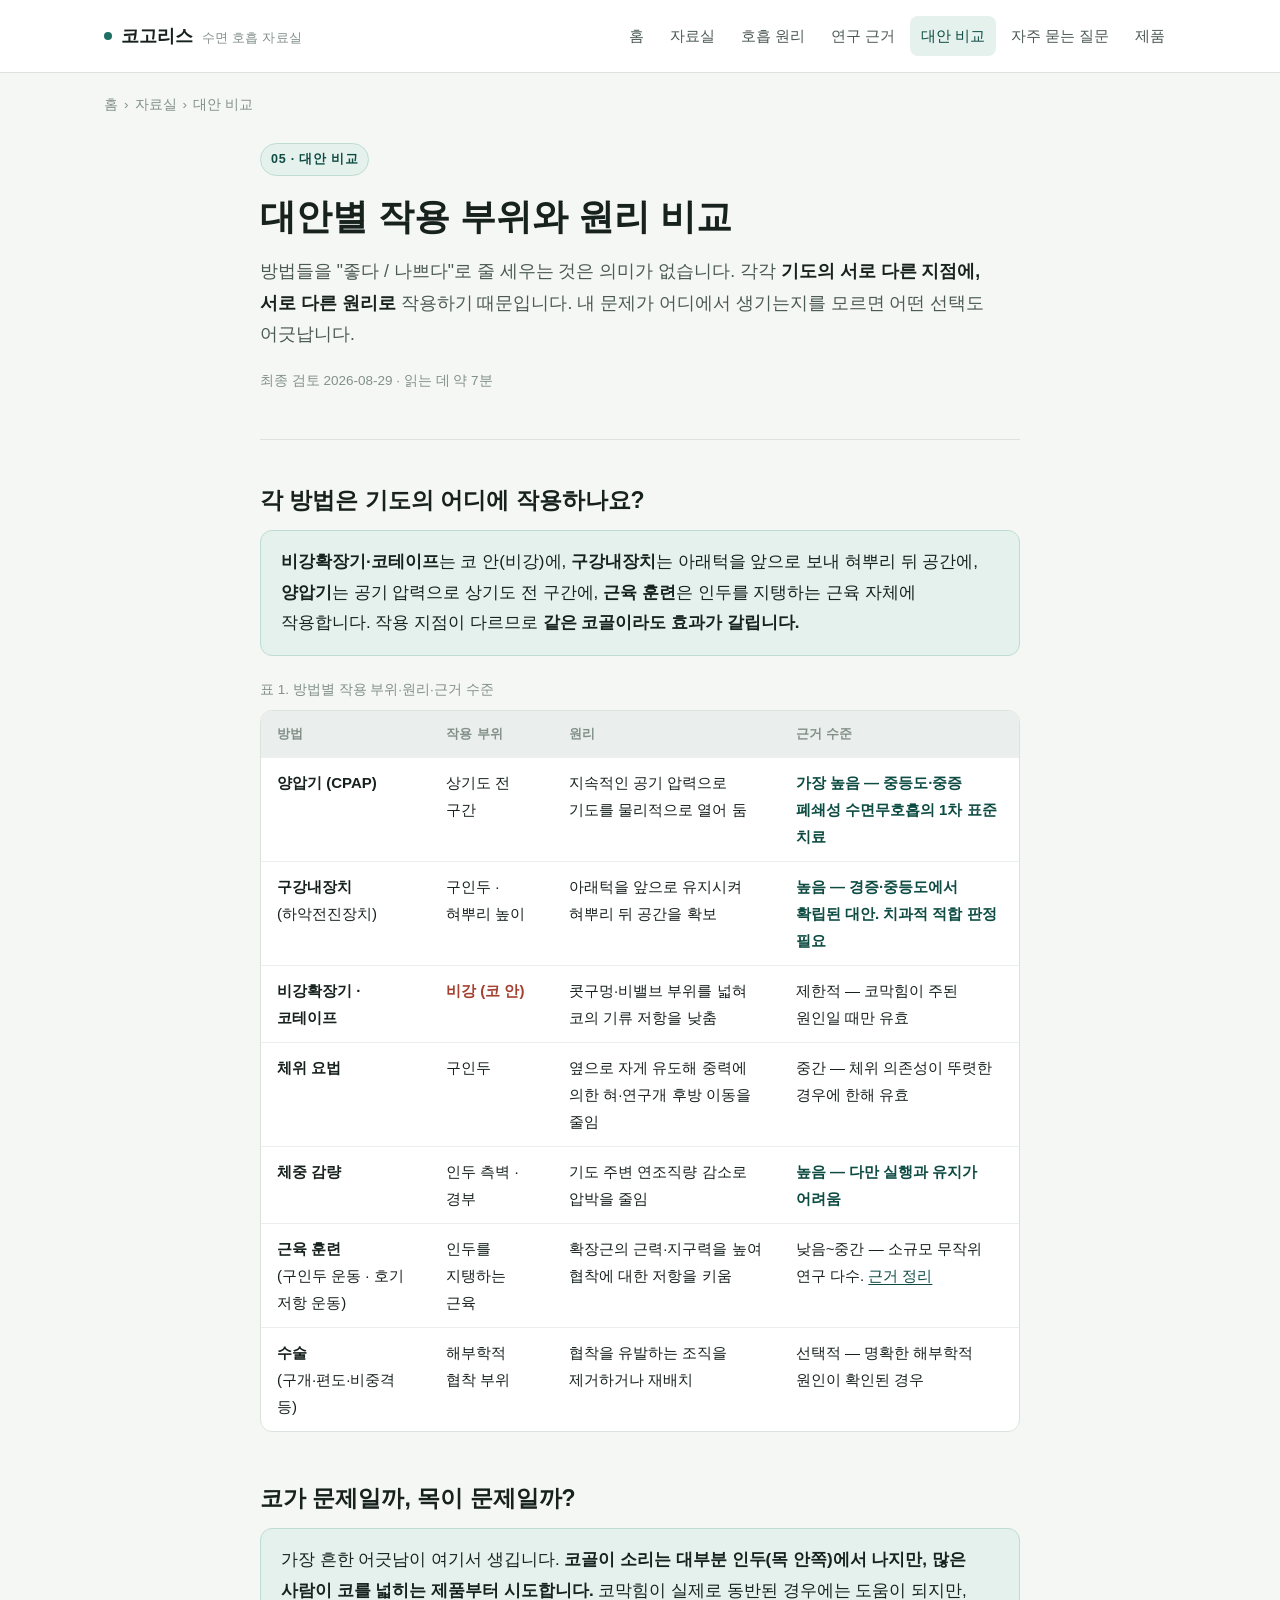
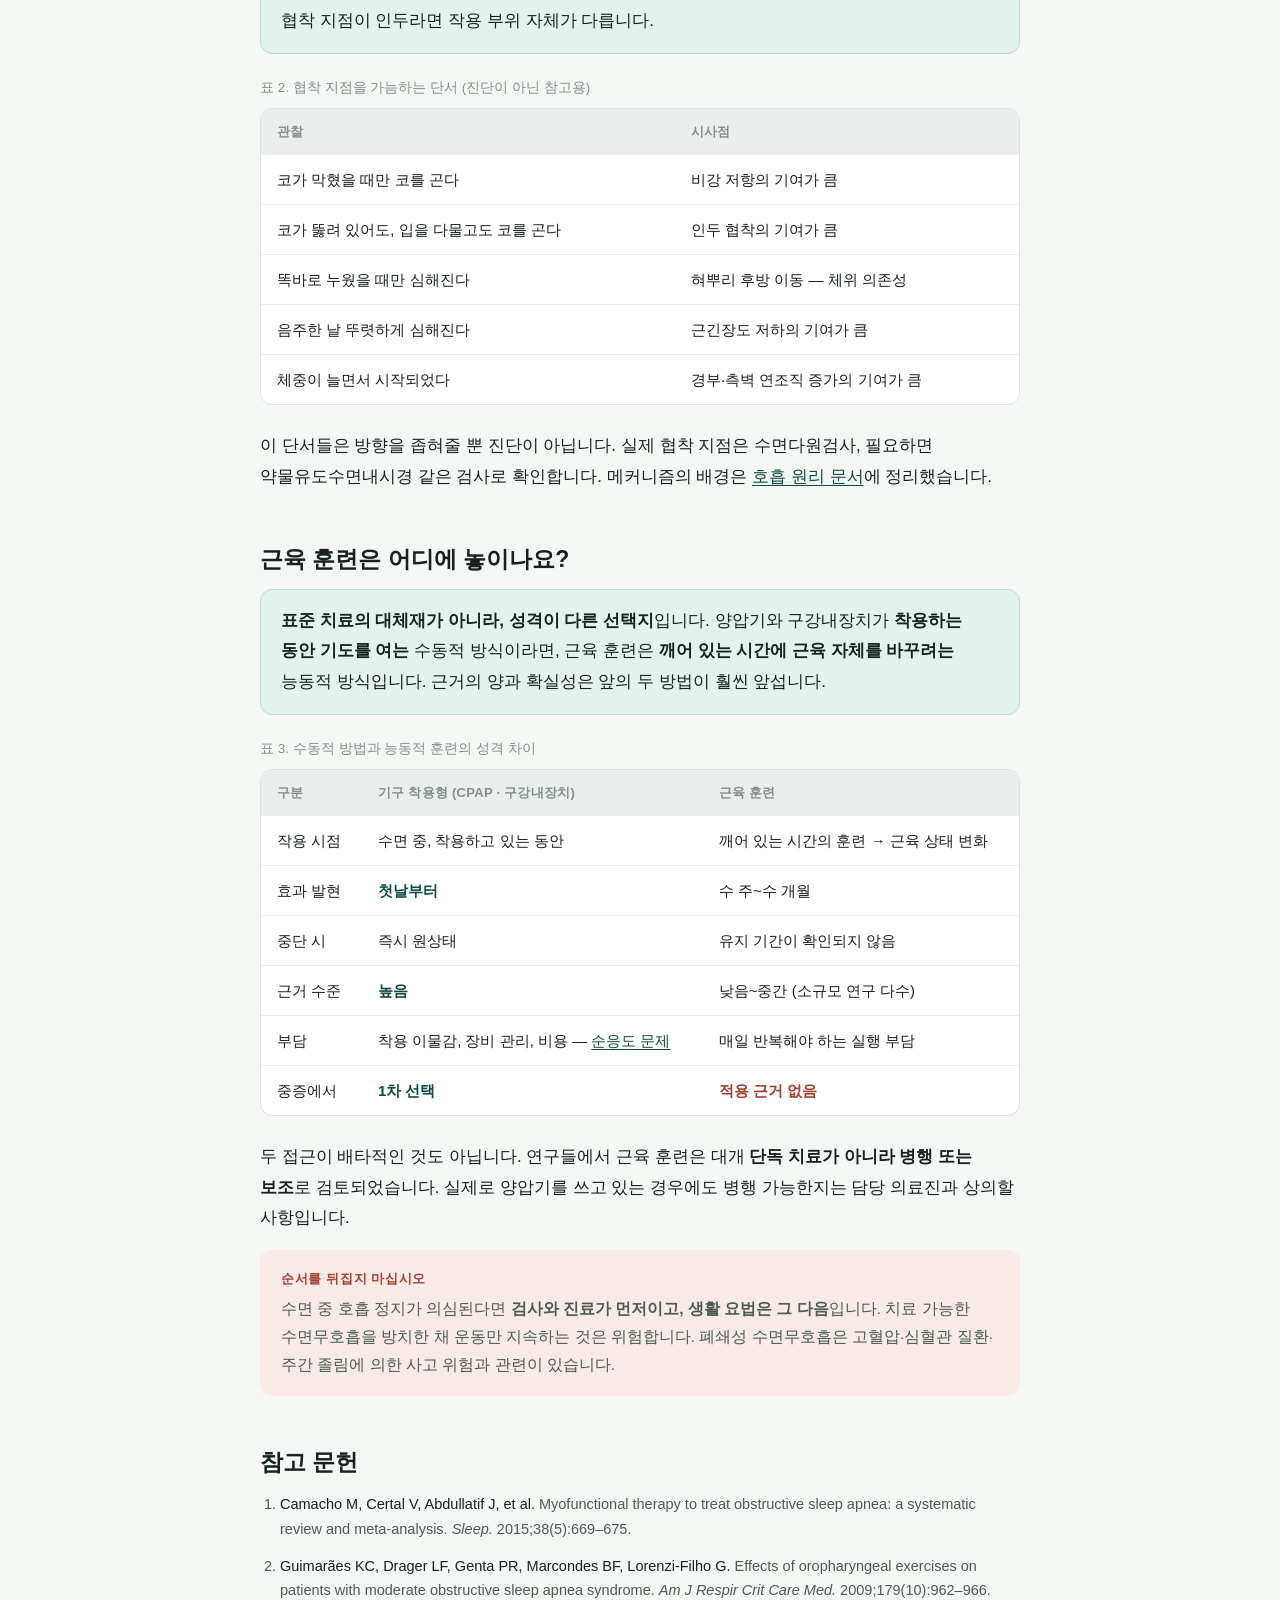
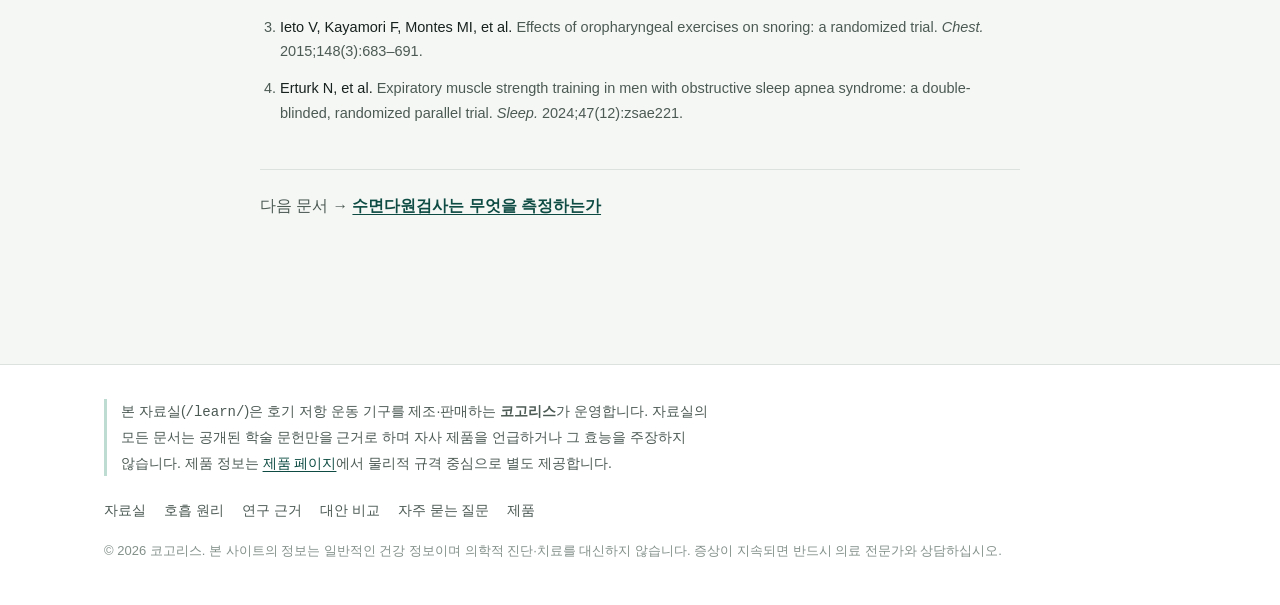
<file: learn/compare/index.html>
<!DOCTYPE html>
<html lang="ko">
<head>
<meta charset="utf-8">
<meta name="viewport" content="width=device-width, initial-scale=1">
<title>양압기·비강확장기·구강내장치·근육 훈련 비교 — 작용 부위와 원리 | 코고리스</title>
<meta name="description" content="양압기(CPAP), 구강내장치(하악전진장치), 비강확장기·코테이프, 체위 요법, 근육 훈련이 각각 기도의 어느 지점에 어떤 원리로 작용하는지, 근거 수준과 함께 표로 비교했습니다.">
<link rel="canonical" href="https://kogoris.com/learn/compare/">
<meta name="robots" content="index, follow, max-snippet:-1">
<meta property="og:type" content="article">
<meta property="og:site_name" content="코고리스">
<meta property="og:locale" content="ko_KR">
<meta property="og:title" content="양압기·비강확장기·구강내장치·근육 훈련 비교 — 작용 부위와 원리">
<meta property="og:description" content="각 방법이 기도의 어느 지점에 어떤 원리로 작용하는지 근거 수준과 함께 비교한 문서.">
<meta property="og:url" content="https://kogoris.com/learn/compare/">
<style id="site-css">
/* 코고리스 — 공용 스타일. 텍스트 우선, 시맨틱 구조 유지. */

:root{
  --paper:#F5F7F5;
  --raised:#FFFFFF;
  --ink:#17211D;
  --ink-soft:#4C5A54;
  --ink-faint:#83908A;
  --line:#DCE3DF;
  --line-soft:#EAEEEC;
  --accent:#1F6F63;
  --accent-ink:#0E4C43;
  --accent-tint:#E4F1EC;
  --accent-line:#BEDCD2;
  --warn:#A3402F;
  --warn-tint:#F8EAE6;
  --shadow:0 1px 2px rgba(20,30,26,.05), 0 10px 30px -18px rgba(20,30,26,.18);
  --maxw:1120px;
}
@media (prefers-color-scheme: dark){
  :root:not([data-theme="light"]){
    --paper:#111917;
    --raised:#18221F;
    --ink:#E6EDE9;
    --ink-soft:#A6B4AE;
    --ink-faint:#6F7E78;
    --line:#2A3A35;
    --line-soft:#212E2A;
    --accent:#5FC1AE;
    --accent-ink:#8EDAC8;
    --accent-tint:#16302A;
    --accent-line:#2B5048;
    --warn:#E48876;
    --warn-tint:#39211C;
    --shadow:0 1px 2px rgba(0,0,0,.3), 0 10px 30px -18px rgba(0,0,0,.6);
  }
}
:root[data-theme="dark"]{
  --paper:#111917; --raised:#18221F; --ink:#E6EDE9; --ink-soft:#A6B4AE;
  --ink-faint:#6F7E78; --line:#2A3A35; --line-soft:#212E2A;
  --accent:#5FC1AE; --accent-ink:#8EDAC8; --accent-tint:#16302A; --accent-line:#2B5048;
  --warn:#E48876; --warn-tint:#39211C;
  --shadow:0 1px 2px rgba(0,0,0,.3), 0 10px 30px -18px rgba(0,0,0,.6);
}

*{box-sizing:border-box}
html{-webkit-text-size-adjust:100%; scroll-behavior:smooth}
body{
  margin:0; background:var(--paper); color:var(--ink);
  font-family:"Pretendard","Noto Sans KR",-apple-system,BlinkMacSystemFont,"Segoe UI",sans-serif;
  font-size:17px; line-height:1.8; -webkit-font-smoothing:antialiased;
  word-break:keep-all; overflow-wrap:break-word;
}
@media (prefers-reduced-motion: reduce){*{animation-duration:.001ms!important;transition-duration:.001ms!important;scroll-behavior:auto}}

h1,h2,h3,h4{font-weight:700; color:var(--ink); line-height:1.4; text-wrap:balance; margin:0}
a{color:var(--accent-ink); text-underline-offset:3px}
a:hover{color:var(--accent)}
img{max-width:100%; height:auto}

.skip{position:absolute; left:-9999px}
.skip:focus{left:8px; top:8px; z-index:99; background:var(--raised); padding:10px 14px; border-radius:8px; border:1px solid var(--line)}

/* ---------- 헤더 ---------- */
.site-head{border-bottom:1px solid var(--line); background:var(--raised)}
.site-head .inner{
  max-width:var(--maxw); margin:0 auto; padding:16px 24px;
  display:flex; align-items:center; justify-content:space-between; gap:20px; flex-wrap:wrap;
}
.brand{display:flex; align-items:baseline; gap:9px; text-decoration:none; color:var(--ink); font-weight:700; font-size:18px}
.brand .dot{width:8px; height:8px; border-radius:50%; background:var(--accent); flex:none; align-self:center}
.brand small{font-weight:500; font-size:12.5px; color:var(--ink-faint); letter-spacing:.02em}
.site-nav{display:flex; gap:4px; flex-wrap:wrap}
.site-nav a{
  text-decoration:none; color:var(--ink-soft); font-size:14.5px; font-weight:500;
  padding:7px 11px; border-radius:8px;
}
.site-nav a:hover{background:var(--line-soft); color:var(--ink)}
.site-nav a[aria-current="page"]{background:var(--accent-tint); color:var(--accent-ink)}

/* ---------- 레이아웃 ---------- */
.shell{max-width:var(--maxw); margin:0 auto; padding:0 24px 88px}
.doc{max-width:760px; margin:0 auto}
@media (max-width:640px){ .shell{padding:0 18px 64px} body{font-size:16px} }

.crumbs{font-size:13.5px; color:var(--ink-faint); padding:20px 0 0; margin:0}
.crumbs a{color:var(--ink-faint); text-decoration:none}
.crumbs a:hover{color:var(--ink); text-decoration:underline}
.crumbs span{margin:0 6px}

.doc-head{padding:26px 0 30px; border-bottom:1px solid var(--line); margin-bottom:38px}
.kicker{
  display:inline-block; font-size:12.5px; font-weight:600; letter-spacing:.06em;
  color:var(--accent-ink); background:var(--accent-tint); border:1px solid var(--accent-line);
  padding:4px 10px; border-radius:999px; margin-bottom:16px;
}
.doc-head h1{font-size:clamp(26px,4.4vw,36px); margin-bottom:14px}
.summary{font-size:17.5px; color:var(--ink-soft); margin:0}
.summary strong{color:var(--ink); font-weight:600}
.doc-meta{margin-top:18px; font-size:13.5px; color:var(--ink-faint)}

section{margin-bottom:44px; scroll-margin-top:24px}
h2{font-size:23px; margin:0 0 14px; padding-top:6px}
h3{font-size:18px; margin:30px 0 10px}
h4{font-size:16px; margin:22px 0 8px}
p{margin:0 0 16px}
ul,ol{margin:0 0 18px; padding-left:22px}
li{margin-bottom:8px}
li:last-child{margin-bottom:0}
strong{font-weight:600}

/* 두괄식 답변 블록 */
.answer{
  background:var(--accent-tint); border:1px solid var(--accent-line);
  border-radius:12px; padding:16px 20px; margin:0 0 22px;
}
.answer p{margin:0; color:var(--ink)}
.answer p + p{margin-top:10px}

/* ---------- 다이어그램 ---------- */
figure.diagram{margin:0 0 28px}
figure.diagram svg{width:100%; height:auto; display:block}
figure.diagram figcaption{font-size:13.5px; color:var(--ink-faint); margin-top:10px}
.legend{display:flex; flex-wrap:wrap; gap:16px; margin-top:12px; font-size:13.5px; color:var(--ink-soft)}
.legend span{display:flex; align-items:center; gap:7px}
.legend i{width:22px; height:12px; border-radius:4px; flex:none; display:block}
.legend i.solid{background:var(--accent-tint); border:1.5px solid var(--accent)}
.legend i.dashed{background:transparent; border:1.5px dashed var(--ink-faint)}

/* ---------- 표 ---------- */
figure.table{margin:0 0 26px}
figure.table figcaption{font-size:13.5px; color:var(--ink-faint); margin-bottom:8px}
.scroll{overflow-x:auto; border:1px solid var(--line); border-radius:12px; background:var(--raised)}
table{border-collapse:collapse; width:100%; min-width:520px}
th,td{text-align:left; padding:11px 16px; font-size:15px; border-bottom:1px solid var(--line-soft); vertical-align:top}
thead th{font-size:13px; font-weight:600; color:var(--ink-faint); background:var(--line-soft); letter-spacing:.02em}
tbody tr:last-child td{border-bottom:none}
td.num{font-variant-numeric:tabular-nums; white-space:nowrap}
td.good{color:var(--accent-ink); font-weight:600}
td.bad{color:var(--warn); font-weight:600}

/* ---------- 콜아웃 ---------- */
.note,.caution{
  border-radius:12px; padding:16px 20px; margin:0 0 24px; font-size:15.5px;
  border:1px solid var(--line); background:var(--line-soft);
}
.caution{background:var(--warn-tint); border-color:transparent}
.note p,.caution p{margin:0; color:var(--ink-soft)}
.note p+p,.caution p+p{margin-top:10px}
.note b,.caution b{color:var(--ink); display:block; margin-bottom:5px; font-size:13px; letter-spacing:.05em}
.caution b{color:var(--warn)}

/* ---------- FAQ ---------- */
.qa{border-top:1px solid var(--line); padding:24px 0}
.qa:last-of-type{border-bottom:1px solid var(--line)}
.qa h3{margin:0 0 10px; font-size:18px}
.qa p:last-child{margin-bottom:0}

/* ---------- 카드 ---------- */
.cards{display:grid; grid-template-columns:repeat(auto-fit,minmax(240px,1fr)); gap:14px; margin:0 0 30px}
.card{
  display:block; text-decoration:none; color:inherit; background:var(--raised);
  border:1px solid var(--line); border-radius:14px; padding:20px; box-shadow:var(--shadow);
}
.card:hover{border-color:var(--accent-line)}
.card h3{margin:0 0 7px; font-size:17px; color:var(--ink)}
.card p{margin:0; font-size:14.5px; color:var(--ink-soft); line-height:1.65}
.card .tag{font-size:12px; color:var(--ink-faint); letter-spacing:.05em; display:block; margin-bottom:9px}

/* ---------- 참고문헌 ---------- */
ol.refs{padding-left:20px; font-size:14.5px; color:var(--ink-soft); line-height:1.7}
ol.refs li{margin-bottom:12px}
ol.refs cite{font-style:normal; color:var(--ink)}

/* ---------- 다음 단계 링크 ---------- */
.onward{
  border-top:1px solid var(--line); margin-top:8px; padding-top:22px;
  font-size:15.5px; color:var(--ink-soft);
}
.onward a{font-weight:600}

/* ---------- 제품 사진 ---------- */
figure.shot{margin:0 0 26px}
figure.shot img, figure.shot video{
  width:100%; height:auto; display:block; border-radius:12px;
  background:var(--line-soft); border:1px solid var(--line);
}
figure.shot figcaption{font-size:13.5px; color:var(--ink-faint); margin-top:9px}
.shot-pair{display:grid; grid-template-columns:1fr 1fr; gap:14px; margin:0 0 26px}
@media (max-width:560px){ .shot-pair{grid-template-columns:1fr} }
.shot-pair figure{margin:0}
.shot-pair figcaption{text-align:center}
figure.shot.narrow{max-width:420px}

/* ---------- 제품 페이지 ---------- */
.spec dt{font-size:13px; color:var(--ink-faint); letter-spacing:.04em; margin-top:14px}
.spec dd{margin:2px 0 0; font-size:16px}
.todo{
  background:var(--warn-tint); color:var(--warn); border:1px dashed var(--warn);
  border-radius:6px; padding:1px 7px; font-size:13.5px; font-weight:600; white-space:nowrap;
}
.buy{
  display:inline-block; background:var(--accent); color:#FFFFFF; text-decoration:none;
  font-weight:600; padding:13px 26px; border-radius:10px; font-size:16px; margin:6px 0 0;
}
.buy:hover{background:var(--accent-ink); color:#FFFFFF}

/* ---------- 푸터 ---------- */
.site-foot{border-top:1px solid var(--line); background:var(--raised); margin-top:40px}
.site-foot .inner{max-width:var(--maxw); margin:0 auto; padding:34px 24px 44px; font-size:14px; color:var(--ink-soft)}
.site-foot .disclose{
  border-left:3px solid var(--accent-line); padding-left:14px; margin:0 0 22px; max-width:620px;
}
.site-foot nav{display:flex; gap:18px; flex-wrap:wrap; margin-bottom:16px}
.site-foot nav a{color:var(--ink-soft); text-decoration:none}
.site-foot nav a:hover{color:var(--ink); text-decoration:underline}
.site-foot .fine{font-size:13px; color:var(--ink-faint); margin:0}
</style>
<script type="application/ld+json">
{
  "@context": "https://schema.org",
  "@type": "Article",
  "@id": "https://kogoris.com/learn/compare/#article",
  "headline": "양압기·비강확장기·구강내장치·근육 훈련 비교 — 작용 부위와 원리",
  "description": "양압기(CPAP), 구강내장치, 비강확장기, 체위 요법, 근육 훈련이 각각 기도의 어느 지점에 어떤 원리로 작용하는지 근거 수준과 함께 비교했습니다.",
  "inLanguage": "ko-KR",
  "datePublished": "2026-08-29",
  "dateModified": "2026-08-29",
  "url": "https://kogoris.com/learn/compare/",
  "mainEntityOfPage": { "@type": "WebPage", "@id": "https://kogoris.com/learn/compare/" },
  "isPartOf": { "@id": "https://kogoris.com/#website" },
  "publisher": { "@id": "https://kogoris.com/#organization" },
  "about": [
    { "@type": "Thing", "name": "지속기도양압", "alternateName": "CPAP" },
    { "@type": "Thing", "name": "구강내장치", "alternateName": "하악전진장치" },
    { "@type": "Thing", "name": "비강확장기" },
    { "@type": "Thing", "name": "상기도 근육 훈련" }
  ],
  "breadcrumb": {
    "@type": "BreadcrumbList",
    "itemListElement": [
      { "@type": "ListItem", "position": 1, "name": "홈", "item": "https://kogoris.com/" },
      { "@type": "ListItem", "position": 2, "name": "자료실", "item": "https://kogoris.com/learn/" },
      { "@type": "ListItem", "position": 3, "name": "대안 비교", "item": "https://kogoris.com/learn/compare/" }
    ]
  }
}
</script>
</head>
<body>
<a class="skip" href="#main">본문 바로가기</a>

<header class="site-head">
  <div class="inner">
    <a class="brand" href="/"><span class="dot"></span>코고리스 <small>수면 호흡 자료실</small></a>
    <nav class="site-nav" aria-label="주요 메뉴">
      <a href="/">홈</a>
      <a href="/learn/">자료실</a>
      <a href="/learn/mechanism/">호흡 원리</a>
      <a href="/learn/research/">연구 근거</a>
      <a href="/learn/compare/" aria-current="page">대안 비교</a>
      <a href="/learn/faq/">자주 묻는 질문</a>
      <a href="/product/">제품</a>
    </nav>
  </div>
</header>

<div class="shell">
<nav class="crumbs" aria-label="현재 위치"><a href="/">홈</a><span>›</span><a href="/learn/">자료실</a><span>›</span>대안 비교</nav>
<main id="main" class="doc">

<article>
  <div class="doc-head">
    <span class="kicker">05 · 대안 비교</span>
    <h1>대안별 작용 부위와 원리 비교</h1>
    <p class="summary">
      방법들을 "좋다 / 나쁘다"로 줄 세우는 것은 의미가 없습니다.
      각각 <strong>기도의 서로 다른 지점에, 서로 다른 원리로</strong> 작용하기 때문입니다.
      내 문제가 어디에서 생기는지를 모르면 어떤 선택도 어긋납니다.
    </p>
    <p class="doc-meta">최종 검토 2026-08-29 · 읽는 데 약 7분</p>
  </div>

  <section id="site-of-action">
    <h2>각 방법은 기도의 어디에 작용하나요?</h2>

    <div class="answer">
      <p>
        <strong>비강확장기·코테이프</strong>는 코 안(비강)에,
        <strong>구강내장치</strong>는 아래턱을 앞으로 보내 혀뿌리 뒤 공간에,
        <strong>양압기</strong>는 공기 압력으로 상기도 전 구간에,
        <strong>근육 훈련</strong>은 인두를 지탱하는 근육 자체에 작용합니다.
        작용 지점이 다르므로 <strong>같은 코골이라도 효과가 갈립니다.</strong>
      </p>
    </div>

    <figure class="table">
      <figcaption>표 1. 방법별 작용 부위·원리·근거 수준</figcaption>
      <div class="scroll">
        <table>
          <thead>
            <tr>
              <th scope="col">방법</th>
              <th scope="col">작용 부위</th>
              <th scope="col">원리</th>
              <th scope="col">근거 수준</th>
            </tr>
          </thead>
          <tbody>
            <tr>
              <td><strong>양압기 (CPAP)</strong></td>
              <td>상기도 전 구간</td>
              <td>지속적인 공기 압력으로 기도를 물리적으로 열어 둠</td>
              <td class="good">가장 높음 — 중등도·중증 폐쇄성 수면무호흡의 1차 표준 치료</td>
            </tr>
            <tr>
              <td><strong>구강내장치</strong><br>(하악전진장치)</td>
              <td>구인두 · 혀뿌리 높이</td>
              <td>아래턱을 앞으로 유지시켜 혀뿌리 뒤 공간을 확보</td>
              <td class="good">높음 — 경증·중등도에서 확립된 대안. 치과적 적합 판정 필요</td>
            </tr>
            <tr>
              <td><strong>비강확장기 · 코테이프</strong></td>
              <td class="bad">비강 (코 안)</td>
              <td>콧구멍·비밸브 부위를 넓혀 코의 기류 저항을 낮춤</td>
              <td>제한적 — 코막힘이 주된 원인일 때만 유효</td>
            </tr>
            <tr>
              <td><strong>체위 요법</strong></td>
              <td>구인두</td>
              <td>옆으로 자게 유도해 중력에 의한 혀·연구개 후방 이동을 줄임</td>
              <td>중간 — 체위 의존성이 뚜렷한 경우에 한해 유효</td>
            </tr>
            <tr>
              <td><strong>체중 감량</strong></td>
              <td>인두 측벽 · 경부</td>
              <td>기도 주변 연조직량 감소로 압박을 줄임</td>
              <td class="good">높음 — 다만 실행과 유지가 어려움</td>
            </tr>
            <tr>
              <td><strong>근육 훈련</strong><br>(구인두 운동 · 호기 저항 운동)</td>
              <td>인두를 지탱하는 근육</td>
              <td>확장근의 근력·지구력을 높여 협착에 대한 저항을 키움</td>
              <td>낮음~중간 — 소규모 무작위 연구 다수. <a href="/learn/research/">근거 정리</a></td>
            </tr>
            <tr>
              <td><strong>수술</strong><br>(구개·편도·비중격 등)</td>
              <td>해부학적 협착 부위</td>
              <td>협착을 유발하는 조직을 제거하거나 재배치</td>
              <td>선택적 — 명확한 해부학적 원인이 확인된 경우</td>
            </tr>
          </tbody>
        </table>
      </div>
    </figure>
  </section>

  <section id="nasal-vs-pharyngeal">
    <h2>코가 문제일까, 목이 문제일까?</h2>

    <div class="answer">
      <p>
        가장 흔한 어긋남이 여기서 생깁니다. <strong>코골이 소리는 대부분 인두(목 안쪽)에서 나지만,
        많은 사람이 코를 넓히는 제품부터 시도합니다.</strong>
        코막힘이 실제로 동반된 경우에는 도움이 되지만, 협착 지점이 인두라면 작용 부위 자체가 다릅니다.
      </p>
    </div>

    <figure class="table">
      <figcaption>표 2. 협착 지점을 가늠하는 단서 (진단이 아닌 참고용)</figcaption>
      <div class="scroll">
        <table>
          <thead><tr><th scope="col">관찰</th><th scope="col">시사점</th></tr></thead>
          <tbody>
            <tr><td>코가 막혔을 때만 코를 곤다</td><td>비강 저항의 기여가 큼</td></tr>
            <tr><td>코가 뚫려 있어도, 입을 다물고도 코를 곤다</td><td>인두 협착의 기여가 큼</td></tr>
            <tr><td>똑바로 누웠을 때만 심해진다</td><td>혀뿌리 후방 이동 — 체위 의존성</td></tr>
            <tr><td>음주한 날 뚜렷하게 심해진다</td><td>근긴장도 저하의 기여가 큼</td></tr>
            <tr><td>체중이 늘면서 시작되었다</td><td>경부·측벽 연조직 증가의 기여가 큼</td></tr>
          </tbody>
        </table>
      </div>
    </figure>

    <p>
      이 단서들은 방향을 좁혀줄 뿐 진단이 아닙니다.
      실제 협착 지점은 수면다원검사, 필요하면 약물유도수면내시경 같은 검사로 확인합니다.
      메커니즘의 배경은 <a href="/learn/mechanism/">호흡 원리 문서</a>에 정리했습니다.
    </p>
  </section>

  <section id="positioning">
    <h2>근육 훈련은 어디에 놓이나요?</h2>

    <div class="answer">
      <p>
        <strong>표준 치료의 대체재가 아니라, 성격이 다른 선택지</strong>입니다.
        양압기와 구강내장치가 <strong>착용하는 동안 기도를 여는</strong> 수동적 방식이라면,
        근육 훈련은 <strong>깨어 있는 시간에 근육 자체를 바꾸려는</strong> 능동적 방식입니다.
        근거의 양과 확실성은 앞의 두 방법이 훨씬 앞섭니다.
      </p>
    </div>

    <figure class="table">
      <figcaption>표 3. 수동적 방법과 능동적 훈련의 성격 차이</figcaption>
      <div class="scroll">
        <table>
          <thead>
            <tr><th scope="col">구분</th><th scope="col">기구 착용형 (CPAP · 구강내장치)</th><th scope="col">근육 훈련</th></tr>
          </thead>
          <tbody>
            <tr><td>작용 시점</td><td>수면 중, 착용하고 있는 동안</td><td>깨어 있는 시간의 훈련 → 근육 상태 변화</td></tr>
            <tr><td>효과 발현</td><td class="good">첫날부터</td><td>수 주~수 개월</td></tr>
            <tr><td>중단 시</td><td>즉시 원상태</td><td>유지 기간이 확인되지 않음</td></tr>
            <tr><td>근거 수준</td><td class="good">높음</td><td>낮음~중간 (소규모 연구 다수)</td></tr>
            <tr><td>부담</td><td>착용 이물감, 장비 관리, 비용 — <a href="/learn/cpap-adherence/">순응도 문제</a></td><td>매일 반복해야 하는 실행 부담</td></tr>
            <tr><td>중증에서</td><td class="good">1차 선택</td><td class="bad">적용 근거 없음</td></tr>
          </tbody>
        </table>
      </div>
    </figure>

    <p>
      두 접근이 배타적인 것도 아닙니다. 연구들에서 근육 훈련은 대개 <strong>단독 치료가 아니라 병행 또는 보조</strong>로 검토되었습니다.
      실제로 양압기를 쓰고 있는 경우에도 병행 가능한지는 담당 의료진과 상의할 사항입니다.
    </p>

    <div class="caution">
      <b>순서를 뒤집지 마십시오</b>
      <p>
        수면 중 호흡 정지가 의심된다면 <strong>검사와 진료가 먼저이고, 생활 요법은 그 다음</strong>입니다.
        치료 가능한 수면무호흡을 방치한 채 운동만 지속하는 것은 위험합니다.
        폐쇄성 수면무호흡은 고혈압·심혈관 질환·주간 졸림에 의한 사고 위험과 관련이 있습니다.
      </p>
    </div>
  </section>

  <section id="refs">
    <h2>참고 문헌</h2>
    <ol class="refs">
      <li><cite>Camacho M, Certal V, Abdullatif J, et al.</cite> Myofunctional therapy to treat obstructive sleep apnea: a systematic review and meta-analysis. <em>Sleep.</em> 2015;38(5):669–675.</li>
      <li><cite>Guimarães KC, Drager LF, Genta PR, Marcondes BF, Lorenzi-Filho G.</cite> Effects of oropharyngeal exercises on patients with moderate obstructive sleep apnea syndrome. <em>Am J Respir Crit Care Med.</em> 2009;179(10):962–966.</li>
      <li><cite>Ieto V, Kayamori F, Montes MI, et al.</cite> Effects of oropharyngeal exercises on snoring: a randomized trial. <em>Chest.</em> 2015;148(3):683–691.</li>
      <li><cite>Erturk N, et al.</cite> Expiratory muscle strength training in men with obstructive sleep apnea syndrome: a double-blinded, randomized parallel trial. <em>Sleep.</em> 2024;47(12):zsae221.</li>
    </ol>
  </section>

  <p class="onward">
    다음 문서 → <a href="/learn/sleep-study/">수면다원검사는 무엇을 측정하는가</a>
  </p>
</article>

</main>
</div>

<footer class="site-foot">
  <div class="inner">
    <p class="disclose">
      본 자료실(<code>/learn/</code>)은 호기 저항 운동 기구를 제조·판매하는 <strong>코고리스</strong>가 운영합니다.
      자료실의 모든 문서는 공개된 학술 문헌만을 근거로 하며 자사 제품을 언급하거나 그 효능을 주장하지 않습니다.
      제품 정보는 <a href="/product/">제품 페이지</a>에서 물리적 규격 중심으로 별도 제공합니다.
    </p>
    <nav aria-label="푸터 메뉴">
      <a href="/learn/">자료실</a>
      <a href="/learn/mechanism/">호흡 원리</a>
      <a href="/learn/research/">연구 근거</a>
      <a href="/learn/compare/">대안 비교</a>
      <a href="/learn/faq/">자주 묻는 질문</a>
      <a href="/product/">제품</a>
    </nav>
    <p class="fine">
      © 2026 코고리스. 본 사이트의 정보는 일반적인 건강 정보이며 의학적 진단·치료를 대신하지 않습니다.
      증상이 지속되면 반드시 의료 전문가와 상담하십시오.
    </p>
  </div>
</footer>

</body>
</html>
</file>
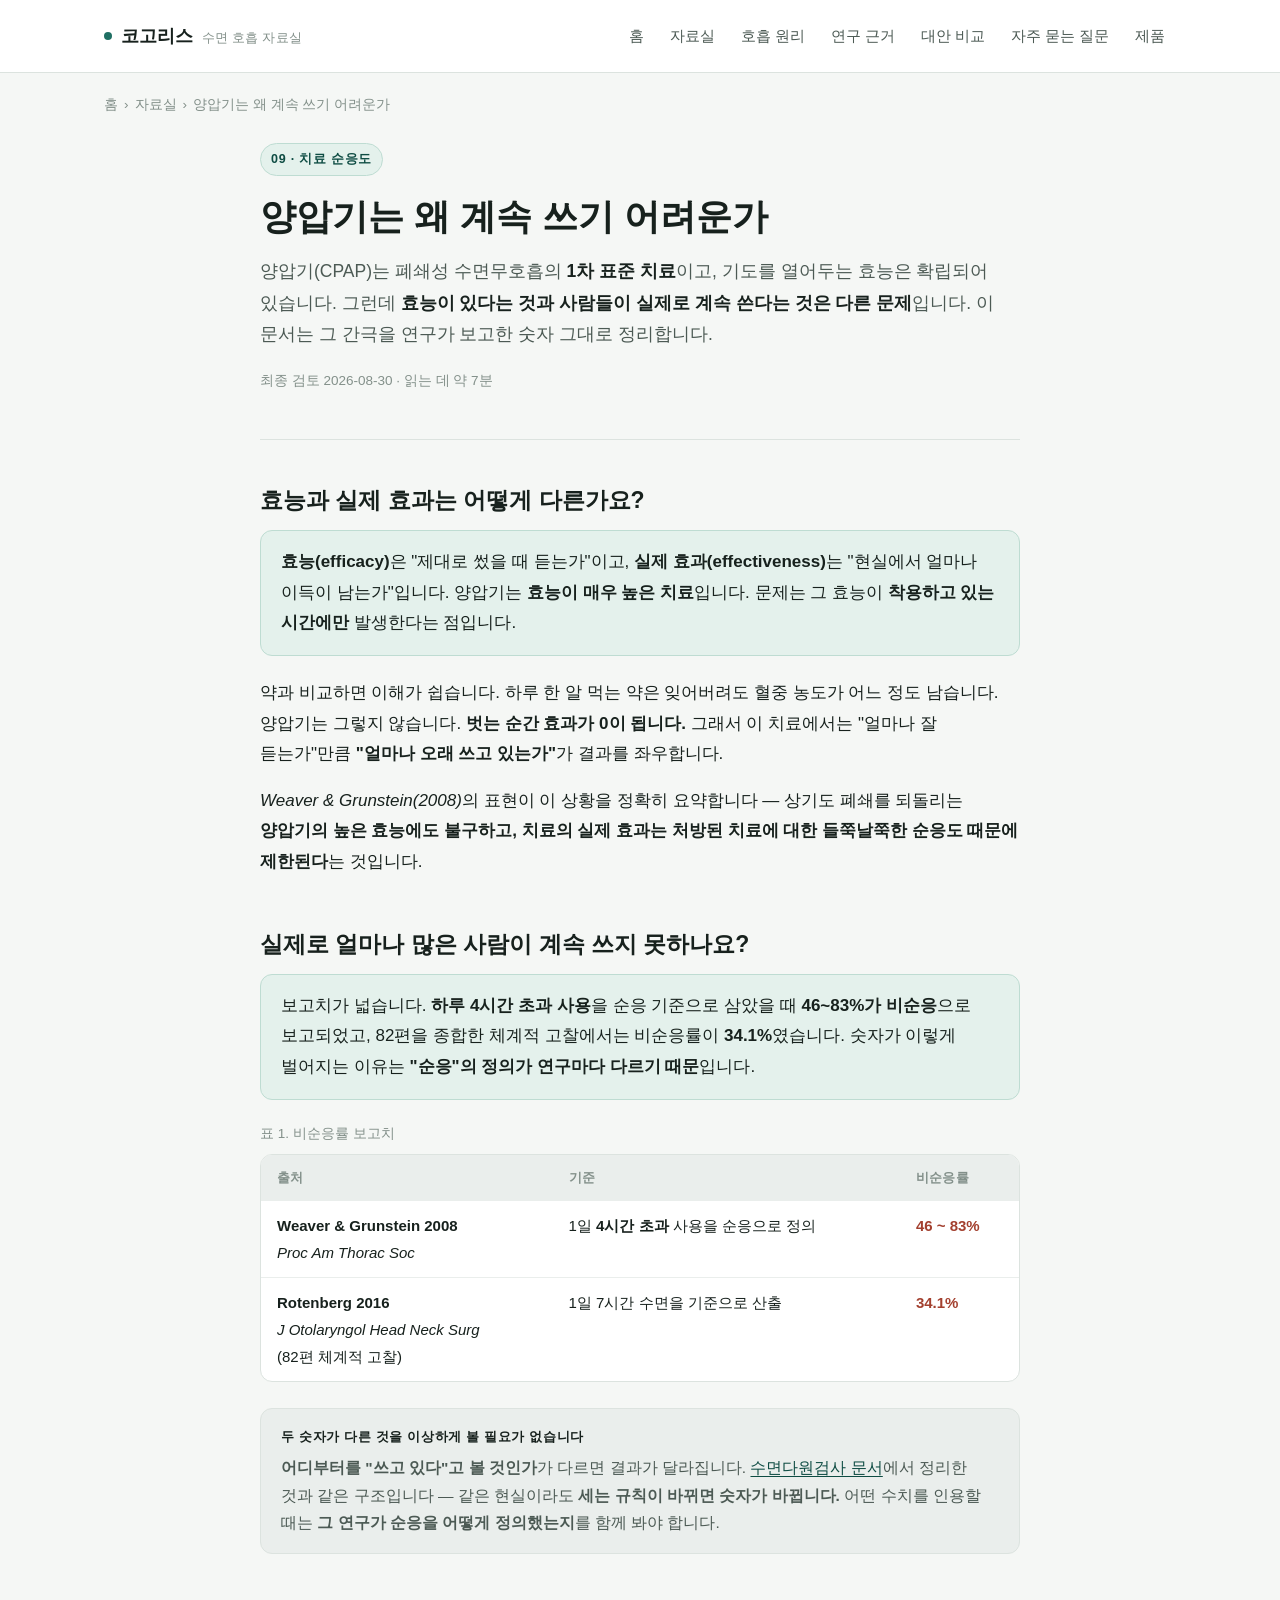
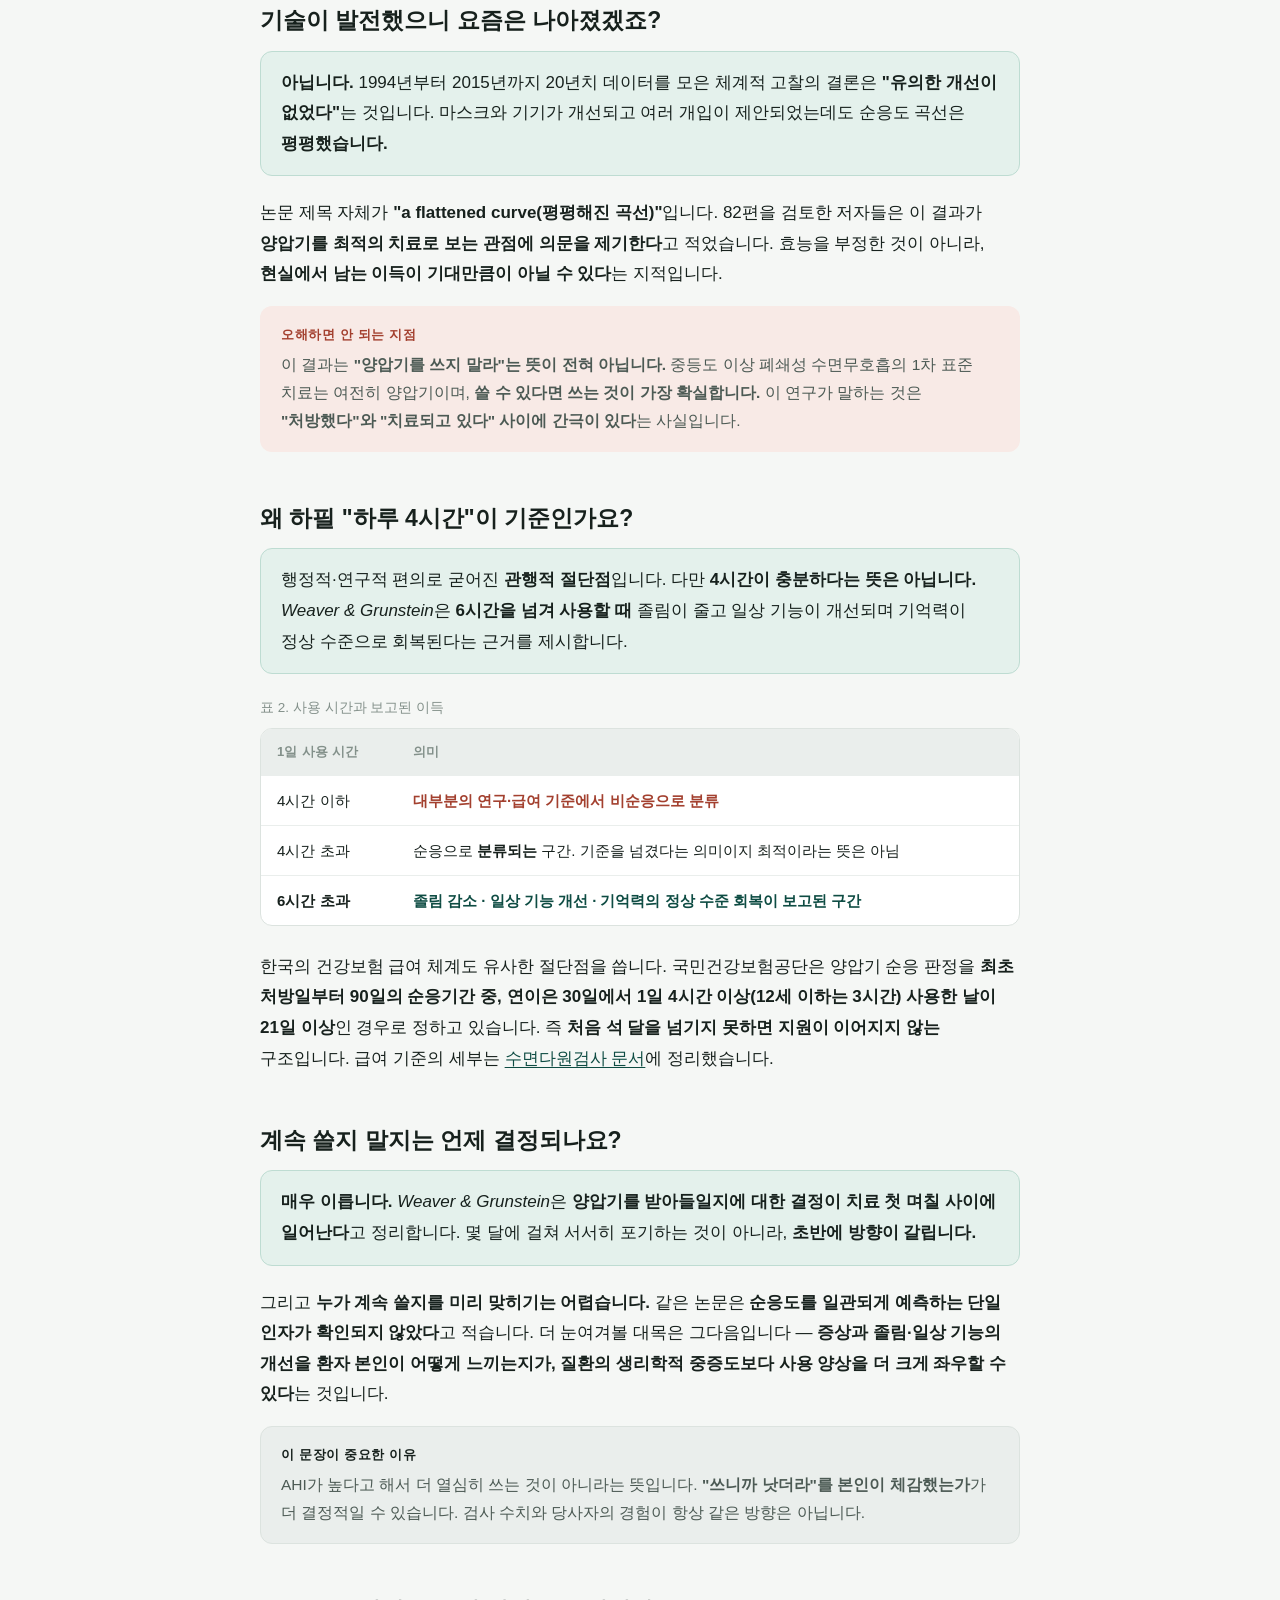
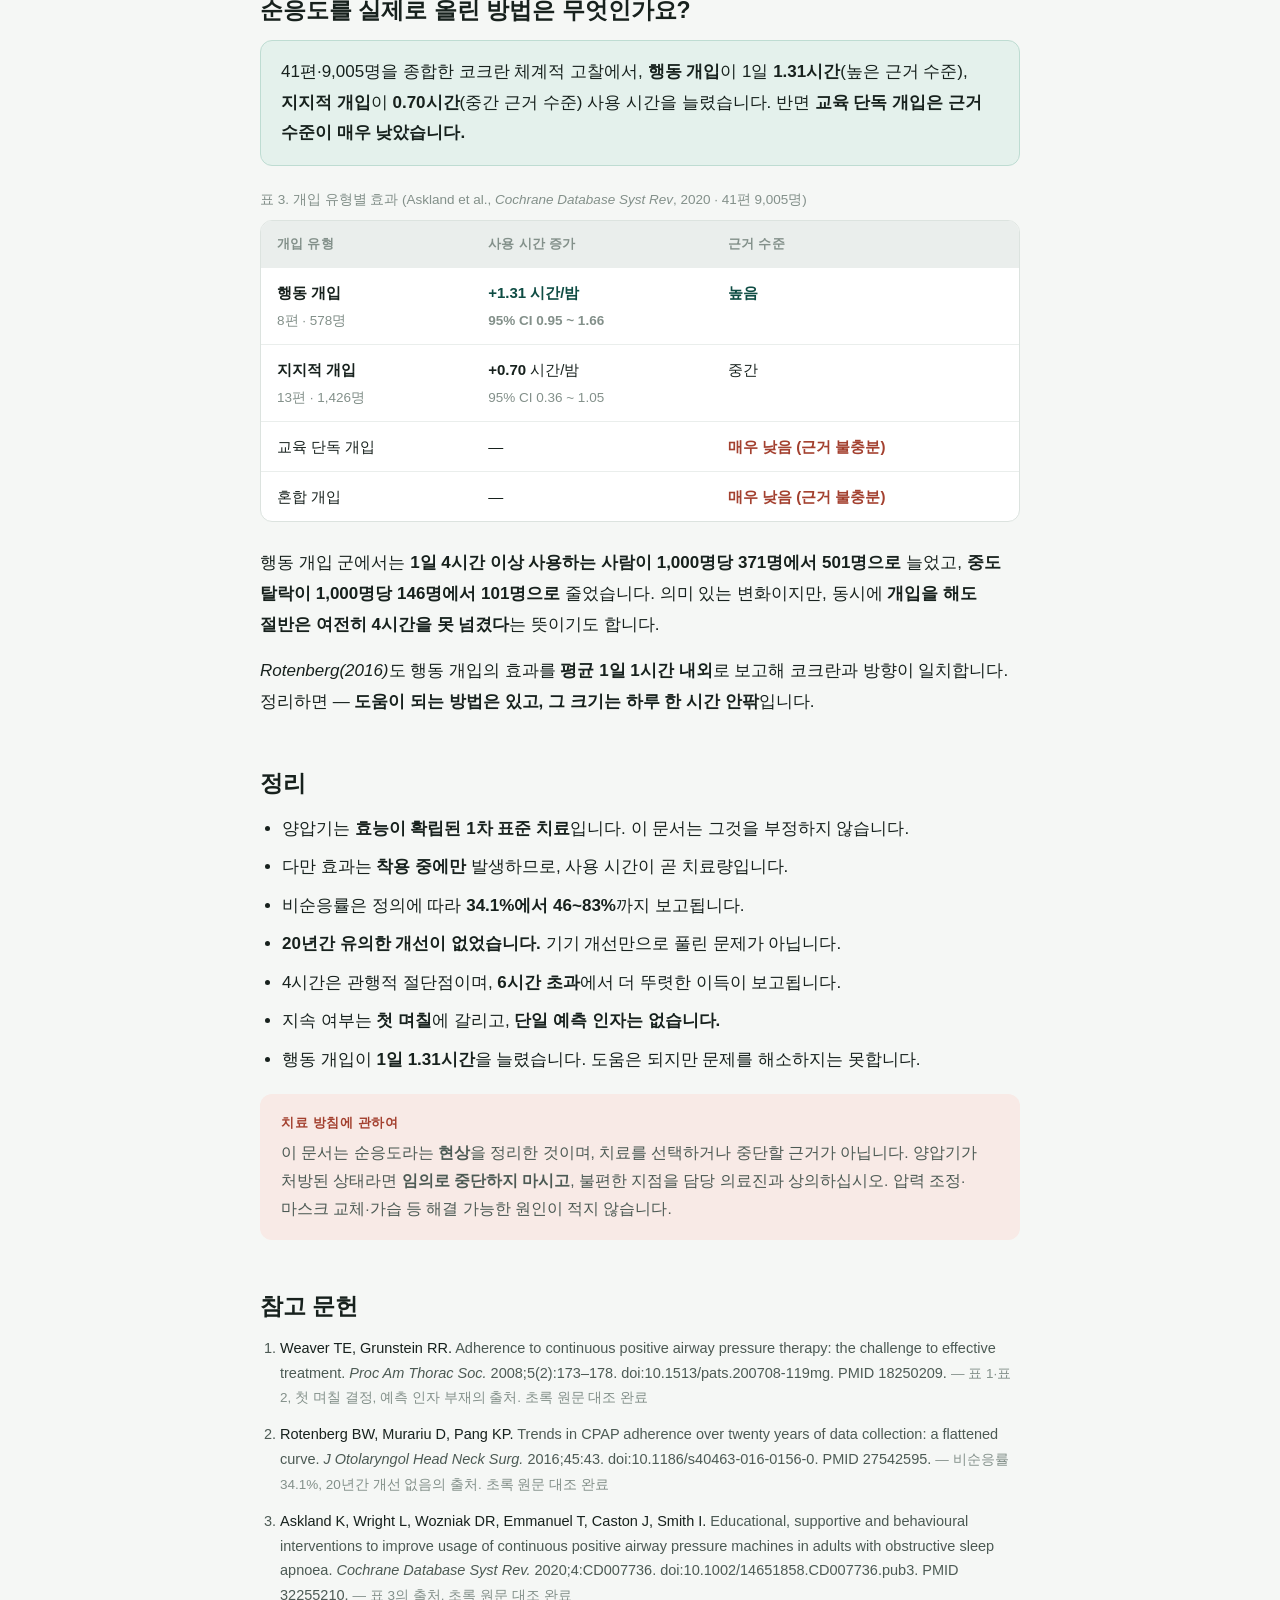
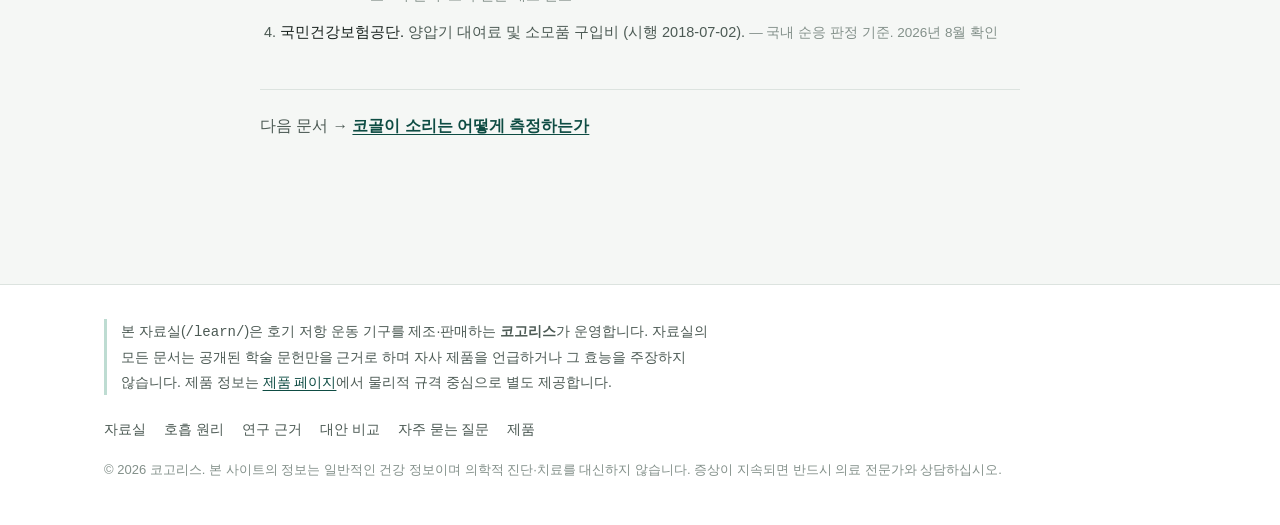
<file: learn/cpap-adherence/index.html>
<!DOCTYPE html>
<html lang="ko">
<head>
<meta charset="utf-8">
<meta name="viewport" content="width=device-width, initial-scale=1">
<title>양압기는 왜 계속 쓰기 어려운가 — 순응도 연구가 말하는 것 | 코고리스</title>
<meta name="description" content="양압기(CPAP)는 폐쇄성 수면무호흡의 1차 표준 치료이며 효능이 확립되어 있습니다. 그러나 실제로 계속 사용하는 비율은 낮습니다. 비순응률 보고치, 20년간의 추세, '하루 4시간'이라는 기준의 근거, 순응도를 실제로 올린 개입이 무엇이었는지를 원문 수치로 정리했습니다.">
<link rel="canonical" href="https://kogoris.com/learn/cpap-adherence/">
<meta name="robots" content="index, follow, max-snippet:-1">
<meta property="og:type" content="article">
<meta property="og:site_name" content="코고리스">
<meta property="og:locale" content="ko_KR">
<meta property="og:title" content="양압기는 왜 계속 쓰기 어려운가 — 순응도 연구가 말하는 것">
<meta property="og:description" content="양압기의 효능과 실제 사용률은 다른 문제입니다. 비순응률, 20년 추세, 4시간 기준의 근거, 실제로 효과가 확인된 개입을 정리한 문서.">
<meta property="og:url" content="https://kogoris.com/learn/cpap-adherence/">
<style id="site-css">
/* 코고리스 — 공용 스타일. 텍스트 우선, 시맨틱 구조 유지. */

:root{
  --paper:#F5F7F5;
  --raised:#FFFFFF;
  --ink:#17211D;
  --ink-soft:#4C5A54;
  --ink-faint:#83908A;
  --line:#DCE3DF;
  --line-soft:#EAEEEC;
  --accent:#1F6F63;
  --accent-ink:#0E4C43;
  --accent-tint:#E4F1EC;
  --accent-line:#BEDCD2;
  --warn:#A3402F;
  --warn-tint:#F8EAE6;
  --shadow:0 1px 2px rgba(20,30,26,.05), 0 10px 30px -18px rgba(20,30,26,.18);
  --maxw:1120px;
}
@media (prefers-color-scheme: dark){
  :root:not([data-theme="light"]){
    --paper:#111917;
    --raised:#18221F;
    --ink:#E6EDE9;
    --ink-soft:#A6B4AE;
    --ink-faint:#6F7E78;
    --line:#2A3A35;
    --line-soft:#212E2A;
    --accent:#5FC1AE;
    --accent-ink:#8EDAC8;
    --accent-tint:#16302A;
    --accent-line:#2B5048;
    --warn:#E48876;
    --warn-tint:#39211C;
    --shadow:0 1px 2px rgba(0,0,0,.3), 0 10px 30px -18px rgba(0,0,0,.6);
  }
}
:root[data-theme="dark"]{
  --paper:#111917; --raised:#18221F; --ink:#E6EDE9; --ink-soft:#A6B4AE;
  --ink-faint:#6F7E78; --line:#2A3A35; --line-soft:#212E2A;
  --accent:#5FC1AE; --accent-ink:#8EDAC8; --accent-tint:#16302A; --accent-line:#2B5048;
  --warn:#E48876; --warn-tint:#39211C;
  --shadow:0 1px 2px rgba(0,0,0,.3), 0 10px 30px -18px rgba(0,0,0,.6);
}

*{box-sizing:border-box}
html{-webkit-text-size-adjust:100%; scroll-behavior:smooth}
body{
  margin:0; background:var(--paper); color:var(--ink);
  font-family:"Pretendard","Noto Sans KR",-apple-system,BlinkMacSystemFont,"Segoe UI",sans-serif;
  font-size:17px; line-height:1.8; -webkit-font-smoothing:antialiased;
  word-break:keep-all; overflow-wrap:break-word;
}
@media (prefers-reduced-motion: reduce){*{animation-duration:.001ms!important;transition-duration:.001ms!important;scroll-behavior:auto}}

h1,h2,h3,h4{font-weight:700; color:var(--ink); line-height:1.4; text-wrap:balance; margin:0}
a{color:var(--accent-ink); text-underline-offset:3px}
a:hover{color:var(--accent)}
img{max-width:100%; height:auto}

.skip{position:absolute; left:-9999px}
.skip:focus{left:8px; top:8px; z-index:99; background:var(--raised); padding:10px 14px; border-radius:8px; border:1px solid var(--line)}

/* ---------- 헤더 ---------- */
.site-head{border-bottom:1px solid var(--line); background:var(--raised)}
.site-head .inner{
  max-width:var(--maxw); margin:0 auto; padding:16px 24px;
  display:flex; align-items:center; justify-content:space-between; gap:20px; flex-wrap:wrap;
}
.brand{display:flex; align-items:baseline; gap:9px; text-decoration:none; color:var(--ink); font-weight:700; font-size:18px}
.brand .dot{width:8px; height:8px; border-radius:50%; background:var(--accent); flex:none; align-self:center}
.brand small{font-weight:500; font-size:12.5px; color:var(--ink-faint); letter-spacing:.02em}
.site-nav{display:flex; gap:4px; flex-wrap:wrap}
.site-nav a{
  text-decoration:none; color:var(--ink-soft); font-size:14.5px; font-weight:500;
  padding:7px 11px; border-radius:8px;
}
.site-nav a:hover{background:var(--line-soft); color:var(--ink)}
.site-nav a[aria-current="page"]{background:var(--accent-tint); color:var(--accent-ink)}

/* ---------- 레이아웃 ---------- */
.shell{max-width:var(--maxw); margin:0 auto; padding:0 24px 88px}
.doc{max-width:760px; margin:0 auto}
@media (max-width:640px){ .shell{padding:0 18px 64px} body{font-size:16px} }

.crumbs{font-size:13.5px; color:var(--ink-faint); padding:20px 0 0; margin:0}
.crumbs a{color:var(--ink-faint); text-decoration:none}
.crumbs a:hover{color:var(--ink); text-decoration:underline}
.crumbs span{margin:0 6px}

.doc-head{padding:26px 0 30px; border-bottom:1px solid var(--line); margin-bottom:38px}
.kicker{
  display:inline-block; font-size:12.5px; font-weight:600; letter-spacing:.06em;
  color:var(--accent-ink); background:var(--accent-tint); border:1px solid var(--accent-line);
  padding:4px 10px; border-radius:999px; margin-bottom:16px;
}
.doc-head h1{font-size:clamp(26px,4.4vw,36px); margin-bottom:14px}
.summary{font-size:17.5px; color:var(--ink-soft); margin:0}
.summary strong{color:var(--ink); font-weight:600}
.doc-meta{margin-top:18px; font-size:13.5px; color:var(--ink-faint)}

section{margin-bottom:44px; scroll-margin-top:24px}
h2{font-size:23px; margin:0 0 14px; padding-top:6px}
h3{font-size:18px; margin:30px 0 10px}
h4{font-size:16px; margin:22px 0 8px}
p{margin:0 0 16px}
ul,ol{margin:0 0 18px; padding-left:22px}
li{margin-bottom:8px}
li:last-child{margin-bottom:0}
strong{font-weight:600}

/* 두괄식 답변 블록 */
.answer{
  background:var(--accent-tint); border:1px solid var(--accent-line);
  border-radius:12px; padding:16px 20px; margin:0 0 22px;
}
.answer p{margin:0; color:var(--ink)}
.answer p + p{margin-top:10px}

/* ---------- 다이어그램 ---------- */
figure.diagram{margin:0 0 28px}
figure.diagram svg{width:100%; height:auto; display:block}
figure.diagram figcaption{font-size:13.5px; color:var(--ink-faint); margin-top:10px}
.legend{display:flex; flex-wrap:wrap; gap:16px; margin-top:12px; font-size:13.5px; color:var(--ink-soft)}
.legend span{display:flex; align-items:center; gap:7px}
.legend i{width:22px; height:12px; border-radius:4px; flex:none; display:block}
.legend i.solid{background:var(--accent-tint); border:1.5px solid var(--accent)}
.legend i.dashed{background:transparent; border:1.5px dashed var(--ink-faint)}

/* ---------- 표 ---------- */
figure.table{margin:0 0 26px}
figure.table figcaption{font-size:13.5px; color:var(--ink-faint); margin-bottom:8px}
.scroll{overflow-x:auto; border:1px solid var(--line); border-radius:12px; background:var(--raised)}
table{border-collapse:collapse; width:100%; min-width:520px}
th,td{text-align:left; padding:11px 16px; font-size:15px; border-bottom:1px solid var(--line-soft); vertical-align:top}
thead th{font-size:13px; font-weight:600; color:var(--ink-faint); background:var(--line-soft); letter-spacing:.02em}
tbody tr:last-child td{border-bottom:none}
td.num{font-variant-numeric:tabular-nums; white-space:nowrap}
td.good{color:var(--accent-ink); font-weight:600}
td.bad{color:var(--warn); font-weight:600}

/* ---------- 콜아웃 ---------- */
.note,.caution{
  border-radius:12px; padding:16px 20px; margin:0 0 24px; font-size:15.5px;
  border:1px solid var(--line); background:var(--line-soft);
}
.caution{background:var(--warn-tint); border-color:transparent}
.note p,.caution p{margin:0; color:var(--ink-soft)}
.note p+p,.caution p+p{margin-top:10px}
.note b,.caution b{color:var(--ink); display:block; margin-bottom:5px; font-size:13px; letter-spacing:.05em}
.caution b{color:var(--warn)}

/* ---------- FAQ ---------- */
.qa{border-top:1px solid var(--line); padding:24px 0}
.qa:last-of-type{border-bottom:1px solid var(--line)}
.qa h3{margin:0 0 10px; font-size:18px}
.qa p:last-child{margin-bottom:0}

/* ---------- 카드 ---------- */
.cards{display:grid; grid-template-columns:repeat(auto-fit,minmax(240px,1fr)); gap:14px; margin:0 0 30px}
.card{
  display:block; text-decoration:none; color:inherit; background:var(--raised);
  border:1px solid var(--line); border-radius:14px; padding:20px; box-shadow:var(--shadow);
}
.card:hover{border-color:var(--accent-line)}
.card h3{margin:0 0 7px; font-size:17px; color:var(--ink)}
.card p{margin:0; font-size:14.5px; color:var(--ink-soft); line-height:1.65}
.card .tag{font-size:12px; color:var(--ink-faint); letter-spacing:.05em; display:block; margin-bottom:9px}

/* ---------- 참고문헌 ---------- */
ol.refs{padding-left:20px; font-size:14.5px; color:var(--ink-soft); line-height:1.7}
ol.refs li{margin-bottom:12px}
ol.refs cite{font-style:normal; color:var(--ink)}

/* ---------- 다음 단계 링크 ---------- */
.onward{
  border-top:1px solid var(--line); margin-top:8px; padding-top:22px;
  font-size:15.5px; color:var(--ink-soft);
}
.onward a{font-weight:600}

/* ---------- 제품 사진 ---------- */
figure.shot{margin:0 0 26px}
figure.shot img, figure.shot video{
  width:100%; height:auto; display:block; border-radius:12px;
  background:var(--line-soft); border:1px solid var(--line);
}
figure.shot figcaption{font-size:13.5px; color:var(--ink-faint); margin-top:9px}
.shot-pair{display:grid; grid-template-columns:1fr 1fr; gap:14px; margin:0 0 26px}
@media (max-width:560px){ .shot-pair{grid-template-columns:1fr} }
.shot-pair figure{margin:0}
.shot-pair figcaption{text-align:center}
figure.shot.narrow{max-width:420px}

/* ---------- 제품 페이지 ---------- */
.spec dt{font-size:13px; color:var(--ink-faint); letter-spacing:.04em; margin-top:14px}
.spec dd{margin:2px 0 0; font-size:16px}
.todo{
  background:var(--warn-tint); color:var(--warn); border:1px dashed var(--warn);
  border-radius:6px; padding:1px 7px; font-size:13.5px; font-weight:600; white-space:nowrap;
}
.buy{
  display:inline-block; background:var(--accent); color:#FFFFFF; text-decoration:none;
  font-weight:600; padding:13px 26px; border-radius:10px; font-size:16px; margin:6px 0 0;
}
.buy:hover{background:var(--accent-ink); color:#FFFFFF}

/* ---------- 푸터 ---------- */
.site-foot{border-top:1px solid var(--line); background:var(--raised); margin-top:40px}
.site-foot .inner{max-width:var(--maxw); margin:0 auto; padding:34px 24px 44px; font-size:14px; color:var(--ink-soft)}
.site-foot .disclose{
  border-left:3px solid var(--accent-line); padding-left:14px; margin:0 0 22px; max-width:620px;
}
.site-foot nav{display:flex; gap:18px; flex-wrap:wrap; margin-bottom:16px}
.site-foot nav a{color:var(--ink-soft); text-decoration:none}
.site-foot nav a:hover{color:var(--ink); text-decoration:underline}
.site-foot .fine{font-size:13px; color:var(--ink-faint); margin:0}
</style>
<script type="application/ld+json">
{
  "@context": "https://schema.org",
  "@type": "Article",
  "@id": "https://kogoris.com/learn/cpap-adherence/#article",
  "headline": "양압기는 왜 계속 쓰기 어려운가 — 순응도 연구가 말하는 것",
  "description": "양압기(CPAP)의 효능은 확립되어 있으나 실제 사용 지속률은 낮습니다. 비순응률 보고치, 20년 추세, 4시간 기준의 근거, 순응도를 실제로 올린 개입을 원문 수치로 정리했습니다.",
  "inLanguage": "ko-KR",
  "datePublished": "2026-08-30",
  "dateModified": "2026-08-30",
  "url": "https://kogoris.com/learn/cpap-adherence/",
  "mainEntityOfPage": { "@type": "WebPage", "@id": "https://kogoris.com/learn/cpap-adherence/" },
  "isPartOf": { "@id": "https://kogoris.com/#website" },
  "publisher": { "@id": "https://kogoris.com/#organization" },
  "about": [
    { "@type": "Thing", "name": "지속기도양압", "alternateName": "Continuous Positive Airway Pressure (CPAP)" },
    { "@type": "Thing", "name": "치료 순응도", "alternateName": "Treatment adherence" },
    { "@type": "Thing", "name": "폐쇄성 수면무호흡", "alternateName": "Obstructive Sleep Apnea" }
  ],
  "citation": [
    {
      "@type": "ScholarlyArticle",
      "name": "Adherence to continuous positive airway pressure therapy: the challenge to effective treatment",
      "author": "Weaver TE, Grunstein RR",
      "datePublished": "2008",
      "isPartOf": { "@type": "Periodical", "name": "Proceedings of the American Thoracic Society" },
      "pagination": "173-178",
      "identifier": "https://doi.org/10.1513/pats.200708-119mg"
    },
    {
      "@type": "ScholarlyArticle",
      "name": "Trends in CPAP adherence over twenty years of data collection: a flattened curve",
      "author": "Rotenberg BW, Murariu D, Pang KP",
      "datePublished": "2016",
      "isPartOf": { "@type": "Periodical", "name": "Journal of Otolaryngology - Head & Neck Surgery" },
      "pagination": "43",
      "identifier": "https://doi.org/10.1186/s40463-016-0156-0"
    },
    {
      "@type": "ScholarlyArticle",
      "name": "Educational, supportive and behavioural interventions to improve usage of continuous positive airway pressure machines in adults with obstructive sleep apnoea",
      "author": "Askland K, Wright L, Wozniak DR, Emmanuel T, Caston J, Smith I",
      "datePublished": "2020",
      "isPartOf": { "@type": "Periodical", "name": "Cochrane Database of Systematic Reviews" },
      "identifier": "https://doi.org/10.1002/14651858.CD007736.pub3"
    }
  ],
  "breadcrumb": {
    "@type": "BreadcrumbList",
    "itemListElement": [
      { "@type": "ListItem", "position": 1, "name": "홈", "item": "https://kogoris.com/" },
      { "@type": "ListItem", "position": 2, "name": "자료실", "item": "https://kogoris.com/learn/" },
      { "@type": "ListItem", "position": 3, "name": "양압기는 왜 계속 쓰기 어려운가", "item": "https://kogoris.com/learn/cpap-adherence/" }
    ]
  }
}
</script>
</head>
<body>
<a class="skip" href="#main">본문 바로가기</a>

<header class="site-head">
  <div class="inner">
    <a class="brand" href="/"><span class="dot"></span>코고리스 <small>수면 호흡 자료실</small></a>
    <nav class="site-nav" aria-label="주요 메뉴">
      <a href="/">홈</a>
      <a href="/learn/">자료실</a>
      <a href="/learn/mechanism/">호흡 원리</a>
      <a href="/learn/research/">연구 근거</a>
      <a href="/learn/compare/">대안 비교</a>
      <a href="/learn/faq/">자주 묻는 질문</a>
      <a href="/product/">제품</a>
    </nav>
  </div>
</header>

<div class="shell">
<nav class="crumbs" aria-label="현재 위치"><a href="/">홈</a><span>›</span><a href="/learn/">자료실</a><span>›</span>양압기는 왜 계속 쓰기 어려운가</nav>
<main id="main" class="doc">

<article>
  <div class="doc-head">
    <span class="kicker">09 · 치료 순응도</span>
    <h1>양압기는 왜 계속 쓰기 어려운가</h1>
    <p class="summary">
      양압기(CPAP)는 폐쇄성 수면무호흡의 <strong>1차 표준 치료</strong>이고, 기도를 열어두는 효능은 확립되어 있습니다.
      그런데 <strong>효능이 있다는 것과 사람들이 실제로 계속 쓴다는 것은 다른 문제</strong>입니다.
      이 문서는 그 간극을 연구가 보고한 숫자 그대로 정리합니다.
    </p>
    <p class="doc-meta">최종 검토 2026-08-30 · 읽는 데 약 7분</p>
  </div>

  <section id="efficacy">
    <h2>효능과 실제 효과는 어떻게 다른가요?</h2>

    <div class="answer">
      <p><strong>효능(efficacy)</strong>은 "제대로 썼을 때 듣는가"이고, <strong>실제 효과(effectiveness)</strong>는 "현실에서 얼마나 이득이 남는가"입니다. 양압기는 <strong>효능이 매우 높은 치료</strong>입니다. 문제는 그 효능이 <strong>착용하고 있는 시간에만</strong> 발생한다는 점입니다.</p>
    </div>

    <p>
      약과 비교하면 이해가 쉽습니다. 하루 한 알 먹는 약은 잊어버려도 혈중 농도가 어느 정도 남습니다.
      양압기는 그렇지 않습니다. <strong>벗는 순간 효과가 0이 됩니다.</strong>
      그래서 이 치료에서는 "얼마나 잘 듣는가"만큼 <strong>"얼마나 오래 쓰고 있는가"</strong>가 결과를 좌우합니다.
    </p>

    <p>
      <cite>Weaver &amp; Grunstein(2008)</cite>의 표현이 이 상황을 정확히 요약합니다 —
      상기도 폐쇄를 되돌리는 <strong>양압기의 높은 효능에도 불구하고, 치료의 실제 효과는 처방된 치료에 대한
      들쭉날쭉한 순응도 때문에 제한된다</strong>는 것입니다.
    </p>
  </section>

  <section id="rate">
    <h2>실제로 얼마나 많은 사람이 계속 쓰지 못하나요?</h2>

    <div class="answer">
      <p>보고치가 넓습니다. <strong>하루 4시간 초과 사용</strong>을 순응 기준으로 삼았을 때 <strong>46~83%가 비순응</strong>으로 보고되었고, 82편을 종합한 체계적 고찰에서는 비순응률이 <strong>34.1%</strong>였습니다. 숫자가 이렇게 벌어지는 이유는 <strong>"순응"의 정의가 연구마다 다르기 때문</strong>입니다.</p>
    </div>

    <figure class="table">
      <figcaption>표 1. 비순응률 보고치</figcaption>
      <div class="scroll">
        <table>
          <thead><tr><th scope="col">출처</th><th scope="col">기준</th><th scope="col">비순응률</th></tr></thead>
          <tbody>
            <tr>
              <td><strong>Weaver &amp; Grunstein 2008</strong><br><em>Proc Am Thorac Soc</em></td>
              <td>1일 <strong>4시간 초과</strong> 사용을 순응으로 정의</td>
              <td class="num bad">46 ~ 83%</td>
            </tr>
            <tr>
              <td><strong>Rotenberg 2016</strong><br><em>J Otolaryngol Head Neck Surg</em><br>(82편 체계적 고찰)</td>
              <td>1일 7시간 수면을 기준으로 산출</td>
              <td class="num bad">34.1%</td>
            </tr>
          </tbody>
        </table>
      </div>
    </figure>

    <div class="note">
      <b>두 숫자가 다른 것을 이상하게 볼 필요가 없습니다</b>
      <p>
        <strong>어디부터를 "쓰고 있다"고 볼 것인가</strong>가 다르면 결과가 달라집니다.
        <a href="/learn/sleep-study/#criteria">수면다원검사 문서</a>에서 정리한 것과 같은 구조입니다 —
        같은 현실이라도 <strong>세는 규칙이 바뀌면 숫자가 바뀝니다.</strong>
        어떤 수치를 인용할 때는 <strong>그 연구가 순응을 어떻게 정의했는지</strong>를 함께 봐야 합니다.
      </p>
    </div>
  </section>

  <section id="trend">
    <h2>기술이 발전했으니 요즘은 나아졌겠죠?</h2>

    <div class="answer">
      <p><strong>아닙니다.</strong> 1994년부터 2015년까지 20년치 데이터를 모은 체계적 고찰의 결론은 <strong>"유의한 개선이 없었다"</strong>는 것입니다. 마스크와 기기가 개선되고 여러 개입이 제안되었는데도 순응도 곡선은 <strong>평평했습니다.</strong></p>
    </div>

    <p>
      논문 제목 자체가 <strong>"a flattened curve(평평해진 곡선)"</strong>입니다.
      82편을 검토한 저자들은 이 결과가 <strong>양압기를 최적의 치료로 보는 관점에 의문을 제기한다</strong>고 적었습니다.
      효능을 부정한 것이 아니라, <strong>현실에서 남는 이득이 기대만큼이 아닐 수 있다</strong>는 지적입니다.
    </p>

    <div class="caution">
      <b>오해하면 안 되는 지점</b>
      <p>
        이 결과는 <strong>"양압기를 쓰지 말라"는 뜻이 전혀 아닙니다.</strong>
        중등도 이상 폐쇄성 수면무호흡의 1차 표준 치료는 여전히 양압기이며,
        <strong>쓸 수 있다면 쓰는 것이 가장 확실합니다.</strong>
        이 연구가 말하는 것은 <strong>"처방했다"와 "치료되고 있다" 사이에 간극이 있다</strong>는 사실입니다.
      </p>
    </div>
  </section>

  <section id="hours">
    <h2>왜 하필 "하루 4시간"이 기준인가요?</h2>

    <div class="answer">
      <p>행정적·연구적 편의로 굳어진 <strong>관행적 절단점</strong>입니다. 다만 <strong>4시간이 충분하다는 뜻은 아닙니다.</strong> <cite>Weaver &amp; Grunstein</cite>은 <strong>6시간을 넘겨 사용할 때</strong> 졸림이 줄고 일상 기능이 개선되며 기억력이 정상 수준으로 회복된다는 근거를 제시합니다.</p>
    </div>

    <figure class="table">
      <figcaption>표 2. 사용 시간과 보고된 이득</figcaption>
      <div class="scroll">
        <table>
          <thead><tr><th scope="col">1일 사용 시간</th><th scope="col">의미</th></tr></thead>
          <tbody>
            <tr><td>4시간 이하</td><td class="bad">대부분의 연구·급여 기준에서 <strong>비순응</strong>으로 분류</td></tr>
            <tr><td>4시간 초과</td><td>순응으로 <strong>분류되는</strong> 구간. 기준을 넘겼다는 의미이지 최적이라는 뜻은 아님</td></tr>
            <tr><td><strong>6시간 초과</strong></td><td class="good">졸림 감소 · 일상 기능 개선 · <strong>기억력의 정상 수준 회복</strong>이 보고된 구간</td></tr>
          </tbody>
        </table>
      </div>
    </figure>

    <p>
      한국의 건강보험 급여 체계도 유사한 절단점을 씁니다.
      국민건강보험공단은 양압기 순응 판정을 <strong>최초 처방일부터 90일의 순응기간 중, 연이은 30일에서
      1일 4시간 이상(12세 이하는 3시간) 사용한 날이 21일 이상</strong>인 경우로 정하고 있습니다.
      즉 <strong>처음 석 달을 넘기지 못하면 지원이 이어지지 않는</strong> 구조입니다.
      급여 기준의 세부는 <a href="/learn/sleep-study/#insurance">수면다원검사 문서</a>에 정리했습니다.
    </p>
  </section>

  <section id="when">
    <h2>계속 쓸지 말지는 언제 결정되나요?</h2>

    <div class="answer">
      <p><strong>매우 이릅니다.</strong> <cite>Weaver &amp; Grunstein</cite>은 <strong>양압기를 받아들일지에 대한 결정이 치료 첫 며칠 사이에 일어난다</strong>고 정리합니다. 몇 달에 걸쳐 서서히 포기하는 것이 아니라, <strong>초반에 방향이 갈립니다.</strong></p>
    </div>

    <p>
      그리고 <strong>누가 계속 쓸지를 미리 맞히기는 어렵습니다.</strong>
      같은 논문은 <strong>순응도를 일관되게 예측하는 단일 인자가 확인되지 않았다</strong>고 적습니다.
      더 눈여겨볼 대목은 그다음입니다 — <strong>증상과 졸림·일상 기능의 개선을 환자 본인이 어떻게 느끼는지가,
      질환의 생리학적 중증도보다 사용 양상을 더 크게 좌우할 수 있다</strong>는 것입니다.
    </p>

    <div class="note">
      <b>이 문장이 중요한 이유</b>
      <p>
        AHI가 높다고 해서 더 열심히 쓰는 것이 아니라는 뜻입니다.
        <strong>"쓰니까 낫더라"를 본인이 체감했는가</strong>가 더 결정적일 수 있습니다.
        검사 수치와 당사자의 경험이 항상 같은 방향은 아닙니다.
      </p>
    </div>
  </section>

  <section id="help">
    <h2>순응도를 실제로 올린 방법은 무엇인가요?</h2>

    <div class="answer">
      <p>41편·9,005명을 종합한 코크란 체계적 고찰에서, <strong>행동 개입</strong>이 1일 <strong>1.31시간</strong>(높은 근거 수준), <strong>지지적 개입</strong>이 <strong>0.70시간</strong>(중간 근거 수준) 사용 시간을 늘렸습니다. 반면 <strong>교육 단독 개입은 근거 수준이 매우 낮았습니다.</strong></p>
    </div>

    <figure class="table">
      <figcaption>표 3. 개입 유형별 효과 (Askland et al., <em>Cochrane Database Syst Rev</em>, 2020 · 41편 9,005명)</figcaption>
      <div class="scroll">
        <table>
          <thead>
            <tr><th scope="col">개입 유형</th><th scope="col">사용 시간 증가</th><th scope="col">근거 수준</th></tr>
          </thead>
          <tbody>
            <tr>
              <td><strong>행동 개입</strong><br><span class="doc-meta">8편 · 578명</span></td>
              <td class="num good"><strong>+1.31</strong> 시간/밤<br><span class="doc-meta">95% CI 0.95 ~ 1.66</span></td>
              <td class="good">높음</td>
            </tr>
            <tr>
              <td><strong>지지적 개입</strong><br><span class="doc-meta">13편 · 1,426명</span></td>
              <td class="num"><strong>+0.70</strong> 시간/밤<br><span class="doc-meta">95% CI 0.36 ~ 1.05</span></td>
              <td>중간</td>
            </tr>
            <tr><td>교육 단독 개입</td><td>—</td><td class="bad">매우 낮음 (근거 불충분)</td></tr>
            <tr><td>혼합 개입</td><td>—</td><td class="bad">매우 낮음 (근거 불충분)</td></tr>
          </tbody>
        </table>
      </div>
    </figure>

    <p>
      행동 개입 군에서는 <strong>1일 4시간 이상 사용하는 사람이 1,000명당 371명에서 501명으로</strong> 늘었고,
      <strong>중도 탈락이 1,000명당 146명에서 101명으로</strong> 줄었습니다.
      의미 있는 변화이지만, 동시에 <strong>개입을 해도 절반은 여전히 4시간을 못 넘겼다</strong>는 뜻이기도 합니다.
    </p>

    <p>
      <cite>Rotenberg(2016)</cite>도 행동 개입의 효과를 <strong>평균 1일 1시간 내외</strong>로 보고해 코크란과 방향이 일치합니다.
      정리하면 — <strong>도움이 되는 방법은 있고, 그 크기는 하루 한 시간 안팎</strong>입니다.
    </p>
  </section>

  <section id="note">
    <h2>정리</h2>
    <ul>
      <li>양압기는 <strong>효능이 확립된 1차 표준 치료</strong>입니다. 이 문서는 그것을 부정하지 않습니다.</li>
      <li>다만 효과는 <strong>착용 중에만</strong> 발생하므로, 사용 시간이 곧 치료량입니다.</li>
      <li>비순응률은 정의에 따라 <strong>34.1%에서 46~83%</strong>까지 보고됩니다.</li>
      <li><strong>20년간 유의한 개선이 없었습니다.</strong> 기기 개선만으로 풀린 문제가 아닙니다.</li>
      <li>4시간은 관행적 절단점이며, <strong>6시간 초과</strong>에서 더 뚜렷한 이득이 보고됩니다.</li>
      <li>지속 여부는 <strong>첫 며칠</strong>에 갈리고, <strong>단일 예측 인자는 없습니다.</strong></li>
      <li>행동 개입이 <strong>1일 1.31시간</strong>을 늘렸습니다. 도움은 되지만 문제를 해소하지는 못합니다.</li>
    </ul>

    <div class="caution">
      <b>치료 방침에 관하여</b>
      <p>
        이 문서는 순응도라는 <strong>현상</strong>을 정리한 것이며, 치료를 선택하거나 중단할 근거가 아닙니다.
        양압기가 처방된 상태라면 <strong>임의로 중단하지 마시고</strong>, 불편한 지점을 담당 의료진과 상의하십시오.
        압력 조정·마스크 교체·가습 등 해결 가능한 원인이 적지 않습니다.
      </p>
    </div>
  </section>

  <section id="refs">
    <h2>참고 문헌</h2>
    <ol class="refs">
      <li><cite>Weaver TE, Grunstein RR.</cite> Adherence to continuous positive airway pressure therapy: the challenge to effective treatment. <em>Proc Am Thorac Soc.</em> 2008;5(2):173–178. doi:10.1513/pats.200708-119mg. PMID 18250209. <span class="doc-meta">— 표 1·표 2, 첫 며칠 결정, 예측 인자 부재의 출처. 초록 원문 대조 완료</span></li>
      <li><cite>Rotenberg BW, Murariu D, Pang KP.</cite> Trends in CPAP adherence over twenty years of data collection: a flattened curve. <em>J Otolaryngol Head Neck Surg.</em> 2016;45:43. doi:10.1186/s40463-016-0156-0. PMID 27542595. <span class="doc-meta">— 비순응률 34.1%, 20년간 개선 없음의 출처. 초록 원문 대조 완료</span></li>
      <li><cite>Askland K, Wright L, Wozniak DR, Emmanuel T, Caston J, Smith I.</cite> Educational, supportive and behavioural interventions to improve usage of continuous positive airway pressure machines in adults with obstructive sleep apnoea. <em>Cochrane Database Syst Rev.</em> 2020;4:CD007736. doi:10.1002/14651858.CD007736.pub3. PMID 32255210. <span class="doc-meta">— 표 3의 출처. 초록 원문 대조 완료</span></li>
      <li><cite>국민건강보험공단.</cite> 양압기 대여료 및 소모품 구입비 (시행 2018-07-02). <span class="doc-meta">— 국내 순응 판정 기준. 2026년 8월 확인</span></li>
    </ol>
  </section>

  <p class="onward">
    다음 문서 → <a href="/learn/snoring-sound/">코골이 소리는 어떻게 측정하는가</a>
  </p>
</article>

</main>
</div>

<footer class="site-foot">
  <div class="inner">
    <p class="disclose">
      본 자료실(<code>/learn/</code>)은 호기 저항 운동 기구를 제조·판매하는 <strong>코고리스</strong>가 운영합니다.
      자료실의 모든 문서는 공개된 학술 문헌만을 근거로 하며 자사 제품을 언급하거나 그 효능을 주장하지 않습니다.
      제품 정보는 <a href="/product/">제품 페이지</a>에서 물리적 규격 중심으로 별도 제공합니다.
    </p>
    <nav aria-label="푸터 메뉴">
      <a href="/learn/">자료실</a>
      <a href="/learn/mechanism/">호흡 원리</a>
      <a href="/learn/research/">연구 근거</a>
      <a href="/learn/compare/">대안 비교</a>
      <a href="/learn/faq/">자주 묻는 질문</a>
      <a href="/product/">제품</a>
    </nav>
    <p class="fine">
      © 2026 코고리스. 본 사이트의 정보는 일반적인 건강 정보이며 의학적 진단·치료를 대신하지 않습니다.
      증상이 지속되면 반드시 의료 전문가와 상담하십시오.
    </p>
  </div>
</footer>

</body>
</html>
</file>
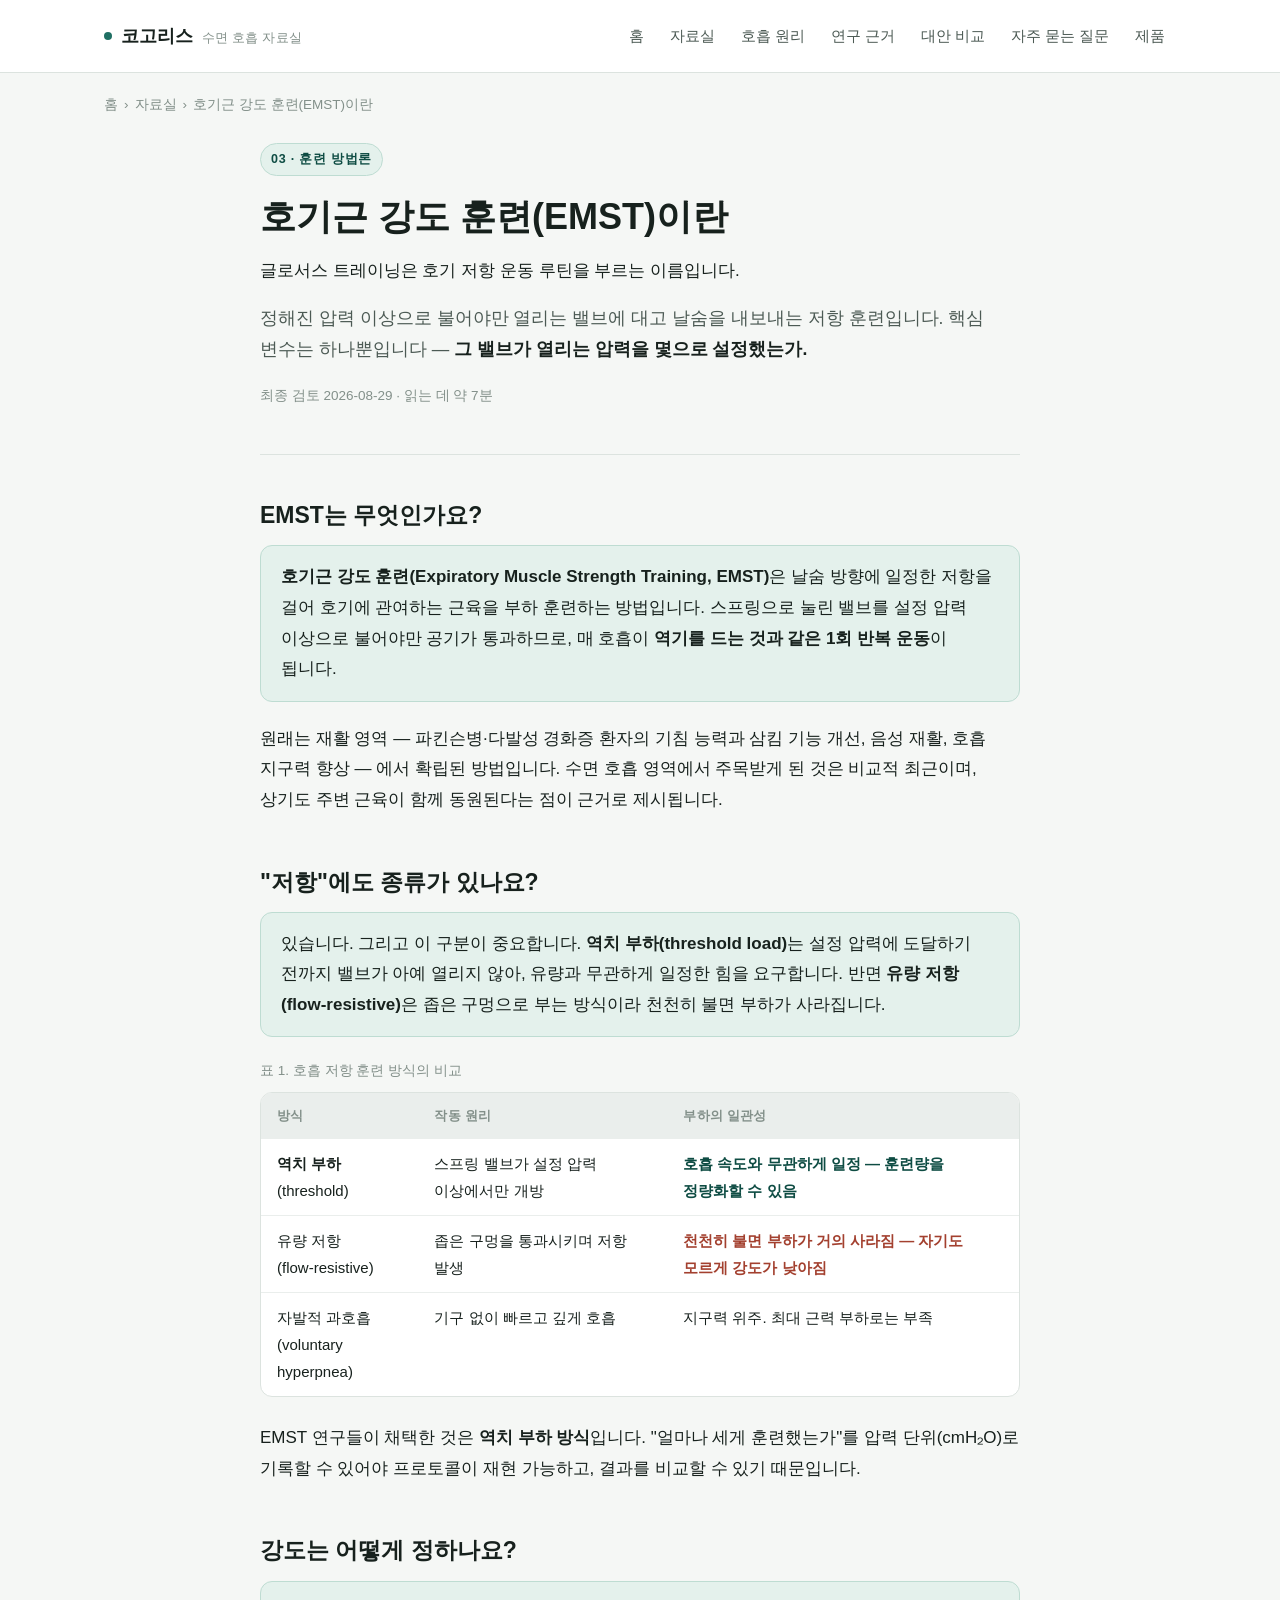
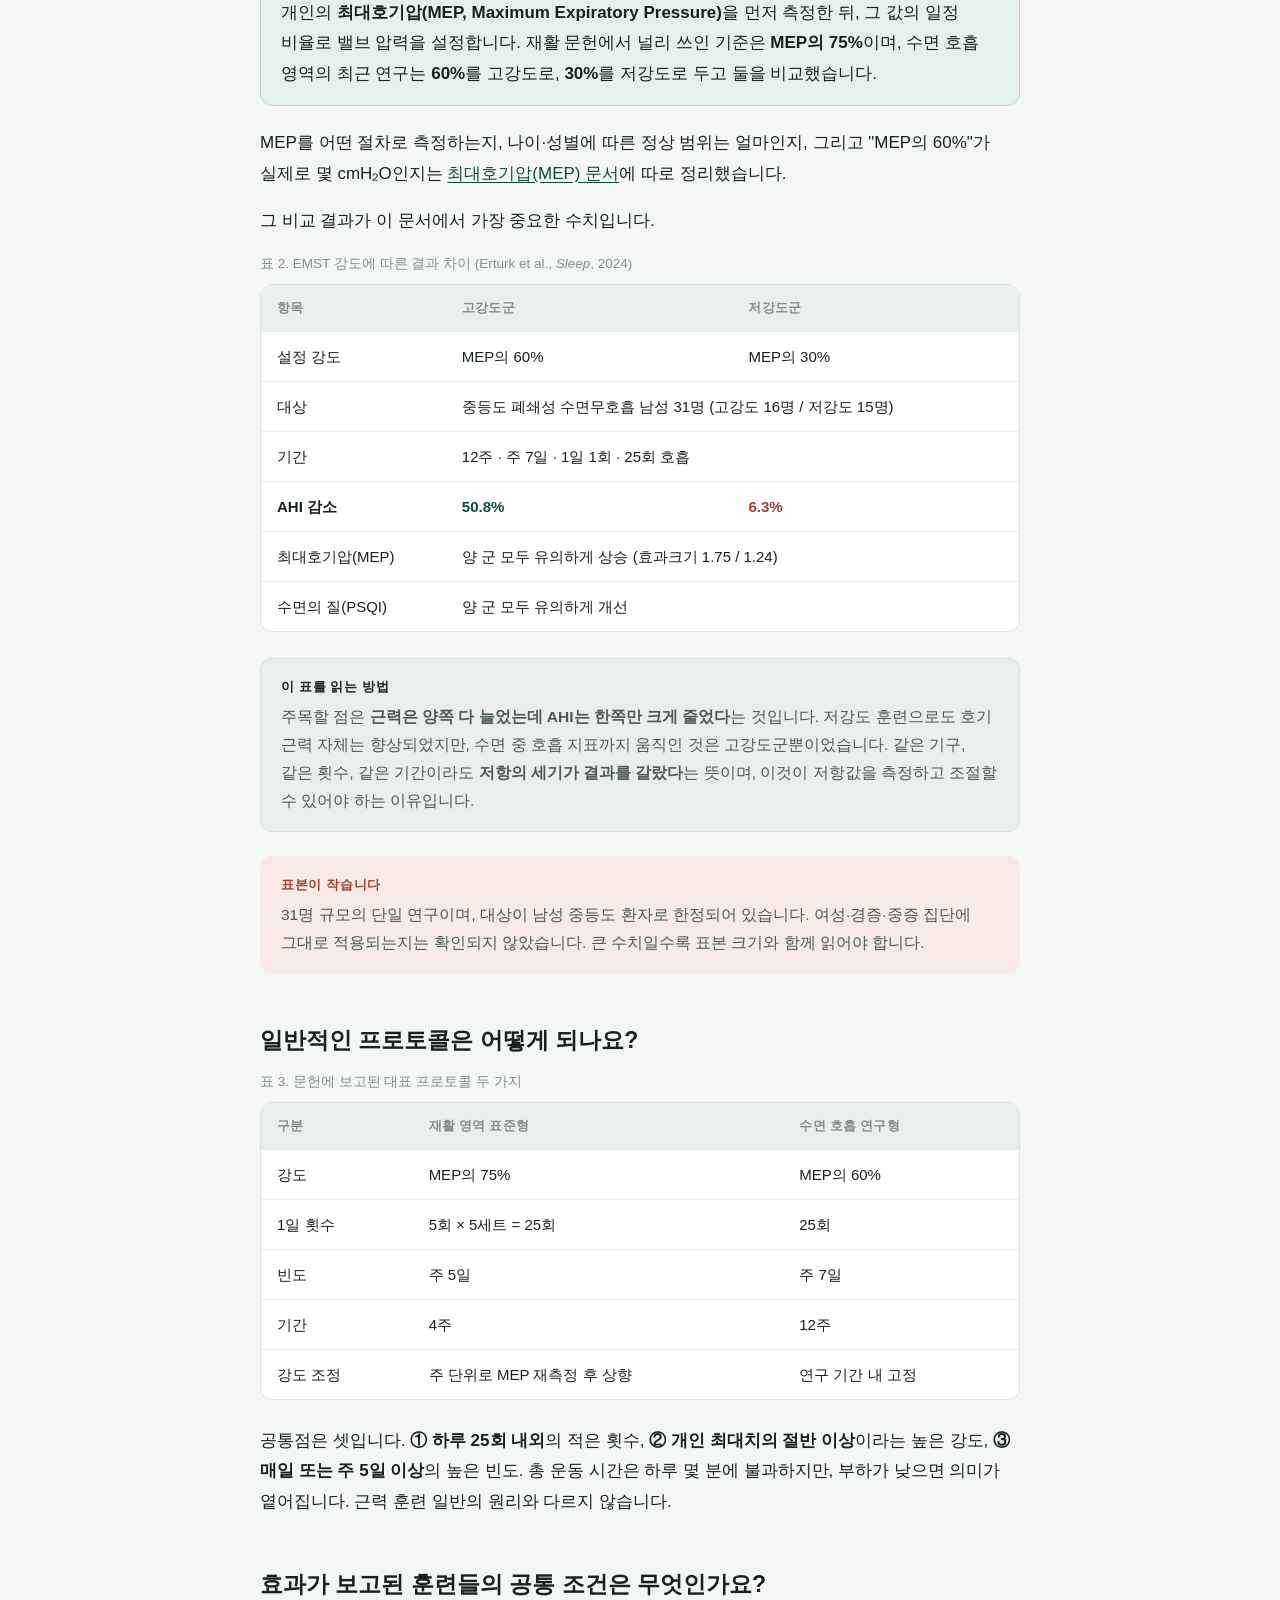
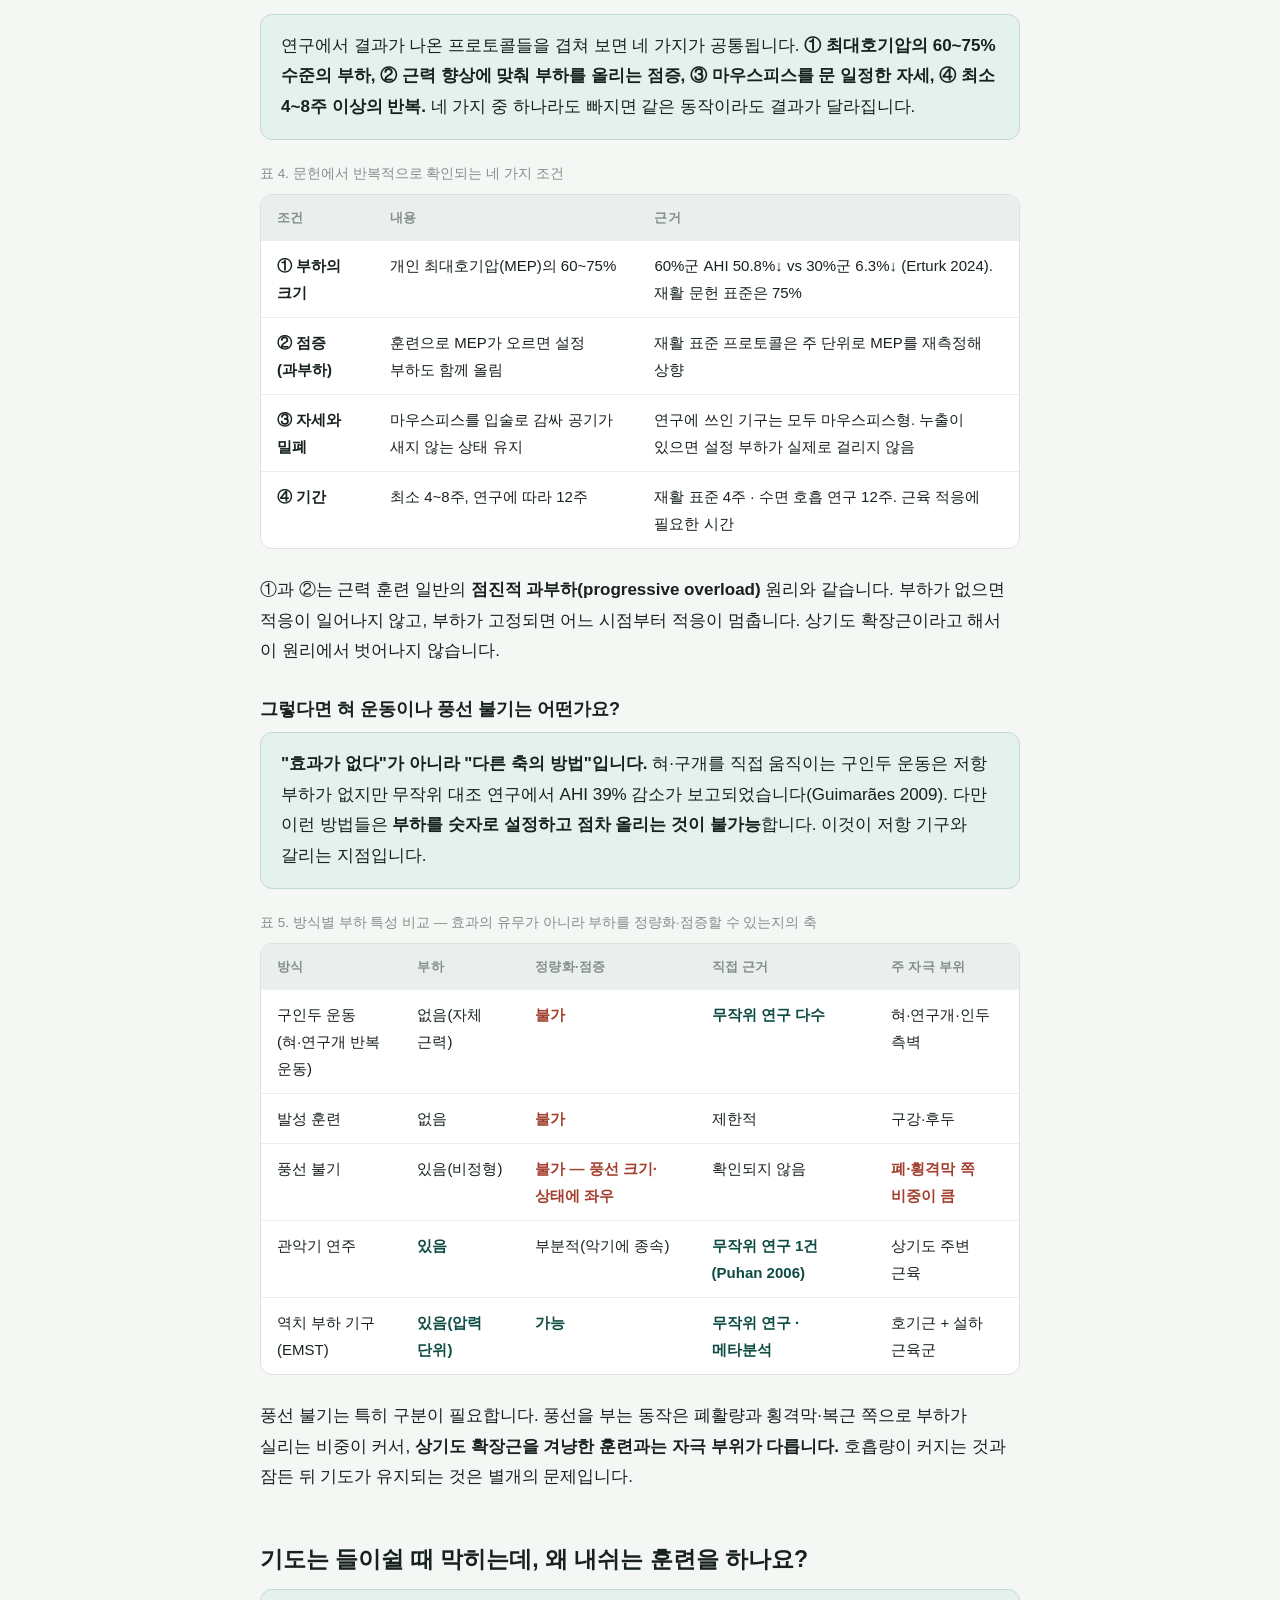
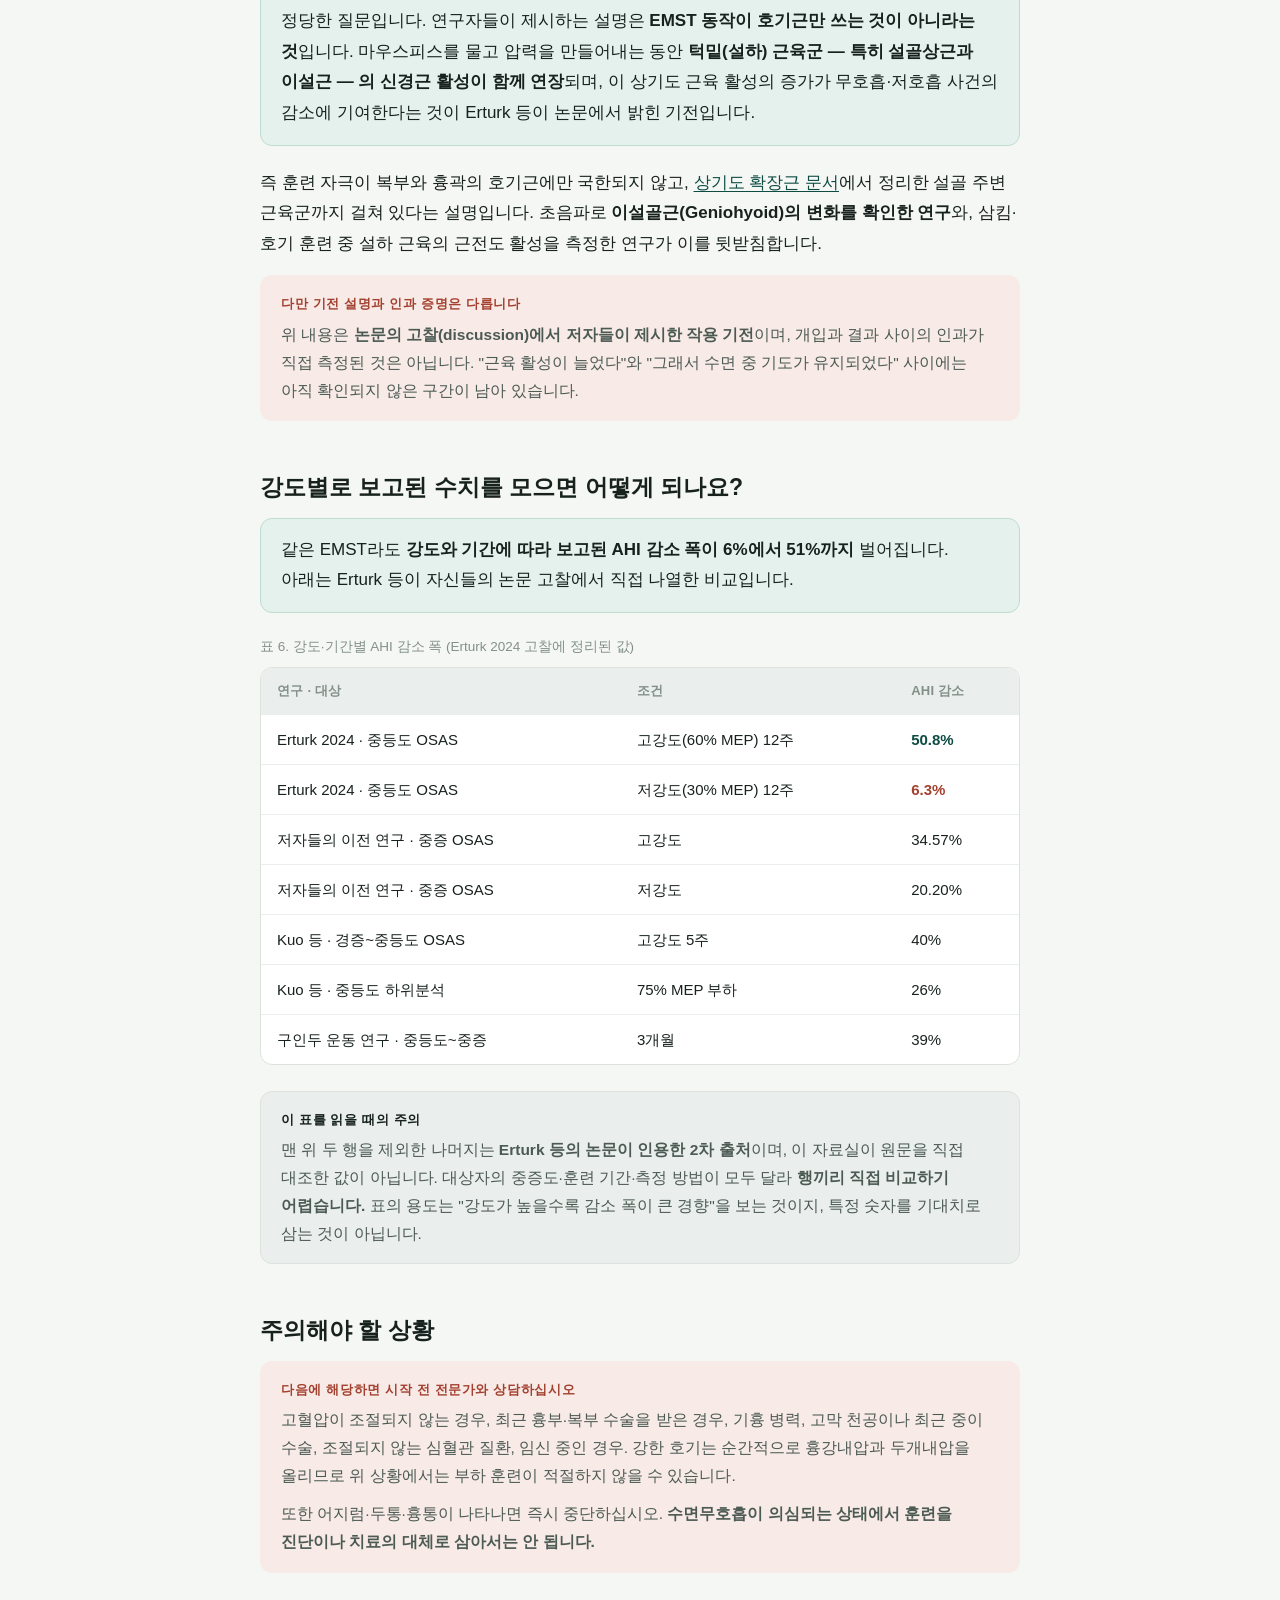
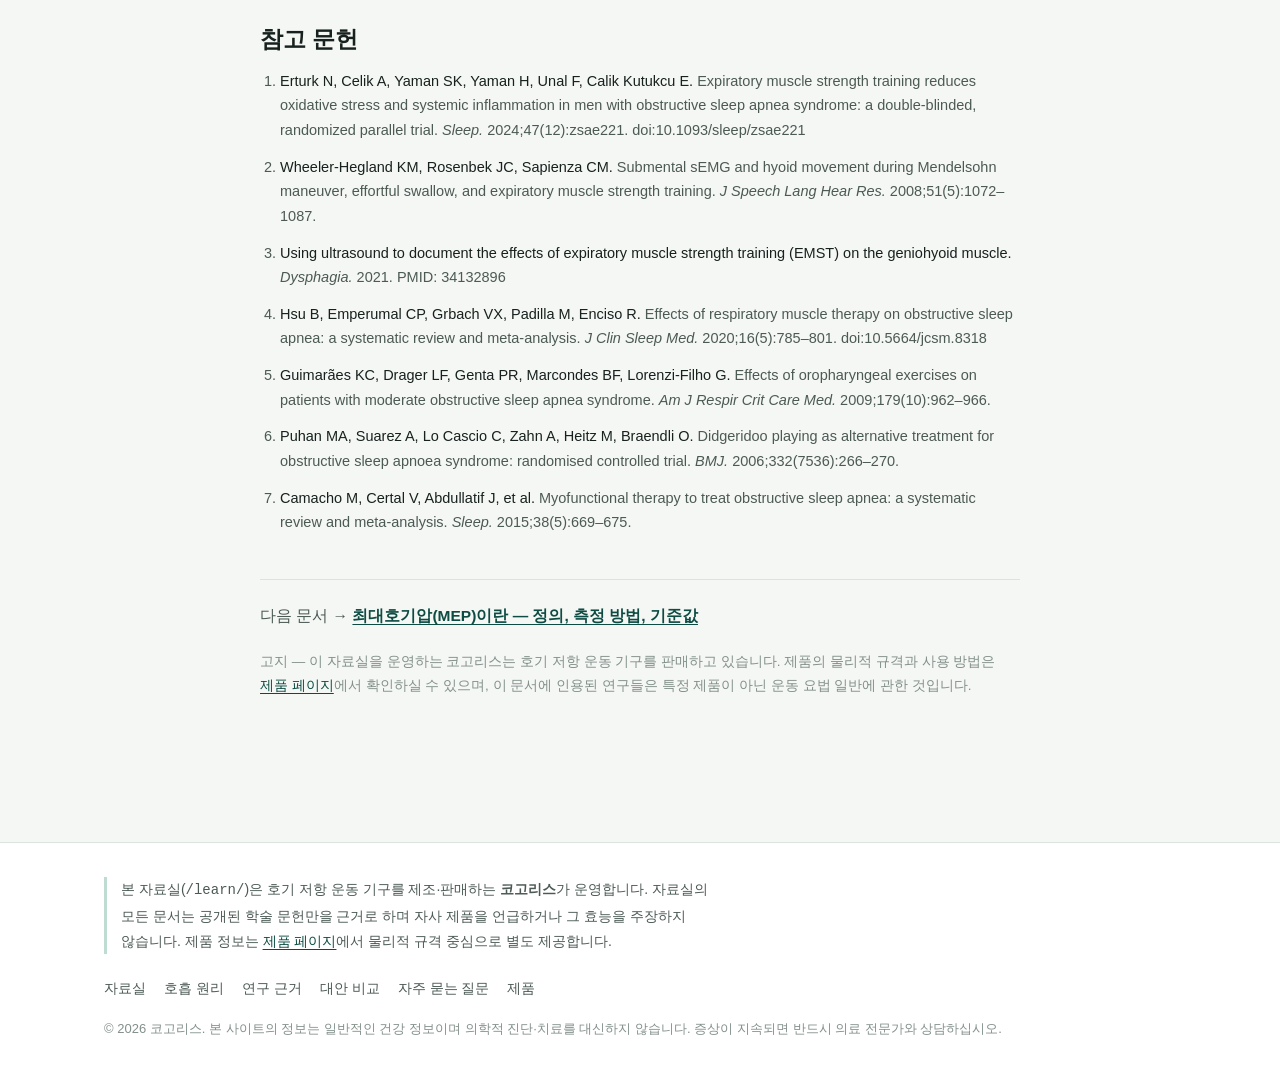
<file: learn/emst/index.html>
<!DOCTYPE html>
<html lang="ko">
<head>
<meta charset="utf-8">
<meta name="viewport" content="width=device-width, initial-scale=1">
<title>호기근 강도 훈련(EMST)이란 — 역치 부하 원리와 강도 설정 | 코고리스</title>
<meta name="description" content="호기근 강도 훈련(EMST)은 최대호기압(MEP)의 일정 비율로 설정한 역치 밸브를 날숨으로 밀어 여는 저항 훈련입니다. 역치 부하와 유량 저항의 차이, 강도 설정 기준, 표준 프로토콜, 금기 사항을 정리했습니다. 글로서스 트레이닝은 호기 저항 운동 루틴을 부르는 이름입니다.">
<link rel="canonical" href="https://kogoris.com/learn/emst/">
<meta name="robots" content="index, follow, max-snippet:-1">
<meta property="og:type" content="article">
<meta property="og:site_name" content="코고리스">
<meta property="og:locale" content="ko_KR">
<meta property="og:title" content="호기근 강도 훈련(EMST)이란 — 역치 부하 원리와 강도 설정">
<meta property="og:description" content="EMST의 역치 부하 원리, MEP 대비 강도 설정, 표준 프로토콜과 금기 사항 정리.">
<meta property="og:url" content="https://kogoris.com/learn/emst/">
<style id="site-css">
/* 코고리스 — 공용 스타일. 텍스트 우선, 시맨틱 구조 유지. */

:root{
  --paper:#F5F7F5;
  --raised:#FFFFFF;
  --ink:#17211D;
  --ink-soft:#4C5A54;
  --ink-faint:#83908A;
  --line:#DCE3DF;
  --line-soft:#EAEEEC;
  --accent:#1F6F63;
  --accent-ink:#0E4C43;
  --accent-tint:#E4F1EC;
  --accent-line:#BEDCD2;
  --warn:#A3402F;
  --warn-tint:#F8EAE6;
  --shadow:0 1px 2px rgba(20,30,26,.05), 0 10px 30px -18px rgba(20,30,26,.18);
  --maxw:1120px;
}
@media (prefers-color-scheme: dark){
  :root:not([data-theme="light"]){
    --paper:#111917;
    --raised:#18221F;
    --ink:#E6EDE9;
    --ink-soft:#A6B4AE;
    --ink-faint:#6F7E78;
    --line:#2A3A35;
    --line-soft:#212E2A;
    --accent:#5FC1AE;
    --accent-ink:#8EDAC8;
    --accent-tint:#16302A;
    --accent-line:#2B5048;
    --warn:#E48876;
    --warn-tint:#39211C;
    --shadow:0 1px 2px rgba(0,0,0,.3), 0 10px 30px -18px rgba(0,0,0,.6);
  }
}
:root[data-theme="dark"]{
  --paper:#111917; --raised:#18221F; --ink:#E6EDE9; --ink-soft:#A6B4AE;
  --ink-faint:#6F7E78; --line:#2A3A35; --line-soft:#212E2A;
  --accent:#5FC1AE; --accent-ink:#8EDAC8; --accent-tint:#16302A; --accent-line:#2B5048;
  --warn:#E48876; --warn-tint:#39211C;
  --shadow:0 1px 2px rgba(0,0,0,.3), 0 10px 30px -18px rgba(0,0,0,.6);
}

*{box-sizing:border-box}
html{-webkit-text-size-adjust:100%; scroll-behavior:smooth}
body{
  margin:0; background:var(--paper); color:var(--ink);
  font-family:"Pretendard","Noto Sans KR",-apple-system,BlinkMacSystemFont,"Segoe UI",sans-serif;
  font-size:17px; line-height:1.8; -webkit-font-smoothing:antialiased;
  word-break:keep-all; overflow-wrap:break-word;
}
@media (prefers-reduced-motion: reduce){*{animation-duration:.001ms!important;transition-duration:.001ms!important;scroll-behavior:auto}}

h1,h2,h3,h4{font-weight:700; color:var(--ink); line-height:1.4; text-wrap:balance; margin:0}
a{color:var(--accent-ink); text-underline-offset:3px}
a:hover{color:var(--accent)}
img{max-width:100%; height:auto}

.skip{position:absolute; left:-9999px}
.skip:focus{left:8px; top:8px; z-index:99; background:var(--raised); padding:10px 14px; border-radius:8px; border:1px solid var(--line)}

/* ---------- 헤더 ---------- */
.site-head{border-bottom:1px solid var(--line); background:var(--raised)}
.site-head .inner{
  max-width:var(--maxw); margin:0 auto; padding:16px 24px;
  display:flex; align-items:center; justify-content:space-between; gap:20px; flex-wrap:wrap;
}
.brand{display:flex; align-items:baseline; gap:9px; text-decoration:none; color:var(--ink); font-weight:700; font-size:18px}
.brand .dot{width:8px; height:8px; border-radius:50%; background:var(--accent); flex:none; align-self:center}
.brand small{font-weight:500; font-size:12.5px; color:var(--ink-faint); letter-spacing:.02em}
.site-nav{display:flex; gap:4px; flex-wrap:wrap}
.site-nav a{
  text-decoration:none; color:var(--ink-soft); font-size:14.5px; font-weight:500;
  padding:7px 11px; border-radius:8px;
}
.site-nav a:hover{background:var(--line-soft); color:var(--ink)}
.site-nav a[aria-current="page"]{background:var(--accent-tint); color:var(--accent-ink)}

/* ---------- 레이아웃 ---------- */
.shell{max-width:var(--maxw); margin:0 auto; padding:0 24px 88px}
.doc{max-width:760px; margin:0 auto}
@media (max-width:640px){ .shell{padding:0 18px 64px} body{font-size:16px} }

.crumbs{font-size:13.5px; color:var(--ink-faint); padding:20px 0 0; margin:0}
.crumbs a{color:var(--ink-faint); text-decoration:none}
.crumbs a:hover{color:var(--ink); text-decoration:underline}
.crumbs span{margin:0 6px}

.doc-head{padding:26px 0 30px; border-bottom:1px solid var(--line); margin-bottom:38px}
.kicker{
  display:inline-block; font-size:12.5px; font-weight:600; letter-spacing:.06em;
  color:var(--accent-ink); background:var(--accent-tint); border:1px solid var(--accent-line);
  padding:4px 10px; border-radius:999px; margin-bottom:16px;
}
.doc-head h1{font-size:clamp(26px,4.4vw,36px); margin-bottom:14px}
.summary{font-size:17.5px; color:var(--ink-soft); margin:0}
.summary strong{color:var(--ink); font-weight:600}
.doc-meta{margin-top:18px; font-size:13.5px; color:var(--ink-faint)}

section{margin-bottom:44px; scroll-margin-top:24px}
h2{font-size:23px; margin:0 0 14px; padding-top:6px}
h3{font-size:18px; margin:30px 0 10px}
h4{font-size:16px; margin:22px 0 8px}
p{margin:0 0 16px}
ul,ol{margin:0 0 18px; padding-left:22px}
li{margin-bottom:8px}
li:last-child{margin-bottom:0}
strong{font-weight:600}

/* 두괄식 답변 블록 */
.answer{
  background:var(--accent-tint); border:1px solid var(--accent-line);
  border-radius:12px; padding:16px 20px; margin:0 0 22px;
}
.answer p{margin:0; color:var(--ink)}
.answer p + p{margin-top:10px}

/* ---------- 다이어그램 ---------- */
figure.diagram{margin:0 0 28px}
figure.diagram svg{width:100%; height:auto; display:block}
figure.diagram figcaption{font-size:13.5px; color:var(--ink-faint); margin-top:10px}
.legend{display:flex; flex-wrap:wrap; gap:16px; margin-top:12px; font-size:13.5px; color:var(--ink-soft)}
.legend span{display:flex; align-items:center; gap:7px}
.legend i{width:22px; height:12px; border-radius:4px; flex:none; display:block}
.legend i.solid{background:var(--accent-tint); border:1.5px solid var(--accent)}
.legend i.dashed{background:transparent; border:1.5px dashed var(--ink-faint)}

/* ---------- 표 ---------- */
figure.table{margin:0 0 26px}
figure.table figcaption{font-size:13.5px; color:var(--ink-faint); margin-bottom:8px}
.scroll{overflow-x:auto; border:1px solid var(--line); border-radius:12px; background:var(--raised)}
table{border-collapse:collapse; width:100%; min-width:520px}
th,td{text-align:left; padding:11px 16px; font-size:15px; border-bottom:1px solid var(--line-soft); vertical-align:top}
thead th{font-size:13px; font-weight:600; color:var(--ink-faint); background:var(--line-soft); letter-spacing:.02em}
tbody tr:last-child td{border-bottom:none}
td.num{font-variant-numeric:tabular-nums; white-space:nowrap}
td.good{color:var(--accent-ink); font-weight:600}
td.bad{color:var(--warn); font-weight:600}

/* ---------- 콜아웃 ---------- */
.note,.caution{
  border-radius:12px; padding:16px 20px; margin:0 0 24px; font-size:15.5px;
  border:1px solid var(--line); background:var(--line-soft);
}
.caution{background:var(--warn-tint); border-color:transparent}
.note p,.caution p{margin:0; color:var(--ink-soft)}
.note p+p,.caution p+p{margin-top:10px}
.note b,.caution b{color:var(--ink); display:block; margin-bottom:5px; font-size:13px; letter-spacing:.05em}
.caution b{color:var(--warn)}

/* ---------- FAQ ---------- */
.qa{border-top:1px solid var(--line); padding:24px 0}
.qa:last-of-type{border-bottom:1px solid var(--line)}
.qa h3{margin:0 0 10px; font-size:18px}
.qa p:last-child{margin-bottom:0}

/* ---------- 카드 ---------- */
.cards{display:grid; grid-template-columns:repeat(auto-fit,minmax(240px,1fr)); gap:14px; margin:0 0 30px}
.card{
  display:block; text-decoration:none; color:inherit; background:var(--raised);
  border:1px solid var(--line); border-radius:14px; padding:20px; box-shadow:var(--shadow);
}
.card:hover{border-color:var(--accent-line)}
.card h3{margin:0 0 7px; font-size:17px; color:var(--ink)}
.card p{margin:0; font-size:14.5px; color:var(--ink-soft); line-height:1.65}
.card .tag{font-size:12px; color:var(--ink-faint); letter-spacing:.05em; display:block; margin-bottom:9px}

/* ---------- 참고문헌 ---------- */
ol.refs{padding-left:20px; font-size:14.5px; color:var(--ink-soft); line-height:1.7}
ol.refs li{margin-bottom:12px}
ol.refs cite{font-style:normal; color:var(--ink)}

/* ---------- 다음 단계 링크 ---------- */
.onward{
  border-top:1px solid var(--line); margin-top:8px; padding-top:22px;
  font-size:15.5px; color:var(--ink-soft);
}
.onward a{font-weight:600}

/* ---------- 제품 사진 ---------- */
figure.shot{margin:0 0 26px}
figure.shot img, figure.shot video{
  width:100%; height:auto; display:block; border-radius:12px;
  background:var(--line-soft); border:1px solid var(--line);
}
figure.shot figcaption{font-size:13.5px; color:var(--ink-faint); margin-top:9px}
.shot-pair{display:grid; grid-template-columns:1fr 1fr; gap:14px; margin:0 0 26px}
@media (max-width:560px){ .shot-pair{grid-template-columns:1fr} }
.shot-pair figure{margin:0}
.shot-pair figcaption{text-align:center}
figure.shot.narrow{max-width:420px}

/* ---------- 제품 페이지 ---------- */
.spec dt{font-size:13px; color:var(--ink-faint); letter-spacing:.04em; margin-top:14px}
.spec dd{margin:2px 0 0; font-size:16px}
.todo{
  background:var(--warn-tint); color:var(--warn); border:1px dashed var(--warn);
  border-radius:6px; padding:1px 7px; font-size:13.5px; font-weight:600; white-space:nowrap;
}
.buy{
  display:inline-block; background:var(--accent); color:#FFFFFF; text-decoration:none;
  font-weight:600; padding:13px 26px; border-radius:10px; font-size:16px; margin:6px 0 0;
}
.buy:hover{background:var(--accent-ink); color:#FFFFFF}

/* ---------- 푸터 ---------- */
.site-foot{border-top:1px solid var(--line); background:var(--raised); margin-top:40px}
.site-foot .inner{max-width:var(--maxw); margin:0 auto; padding:34px 24px 44px; font-size:14px; color:var(--ink-soft)}
.site-foot .disclose{
  border-left:3px solid var(--accent-line); padding-left:14px; margin:0 0 22px; max-width:620px;
}
.site-foot nav{display:flex; gap:18px; flex-wrap:wrap; margin-bottom:16px}
.site-foot nav a{color:var(--ink-soft); text-decoration:none}
.site-foot nav a:hover{color:var(--ink); text-decoration:underline}
.site-foot .fine{font-size:13px; color:var(--ink-faint); margin:0}
</style>
<script type="application/ld+json">{
  "@context": "https://schema.org",
  "@type": "Article",
  "@id": "https://kogoris.com/learn/emst/#article",
  "headline": "호기근 강도 훈련(EMST)이란 — 역치 부하 원리와 강도 설정",
  "description": "호기근 강도 훈련(EMST)은 최대호기압(MEP)의 일정 비율로 설정한 역치 밸브를 날숨으로 밀어 여는 저항 훈련입니다.",
  "inLanguage": "ko-KR",
  "datePublished": "2026-08-29",
  "dateModified": "2026-08-29",
  "url": "https://kogoris.com/learn/emst/",
  "mainEntityOfPage": {
    "@type": "WebPage",
    "@id": "https://kogoris.com/learn/emst/"
  },
  "isPartOf": {
    "@id": "https://kogoris.com/#website"
  },
  "publisher": {
    "@id": "https://kogoris.com/#organization"
  },
  "about": [
    {
      "@type": "Thing",
      "name": "호기근 강도 훈련",
      "alternateName": "Expiratory Muscle Strength Training (EMST)"
    },
    {
      "@type": "Thing",
      "name": "최대호기압",
      "alternateName": "Maximum Expiratory Pressure (MEP)"
    },
    {
      "@type": "Thing",
      "name": "호기 저항"
    },
    {
      "@type": "Thing",
      "name": "글로서스 트레이닝",
      "description": "글로서스 트레이닝은 호기 저항 운동 루틴을 부르는 이름입니다."
    }
  ],
  "breadcrumb": {
    "@type": "BreadcrumbList",
    "itemListElement": [
      {
        "@type": "ListItem",
        "position": 1,
        "name": "홈",
        "item": "https://kogoris.com/"
      },
      {
        "@type": "ListItem",
        "position": 2,
        "name": "자료실",
        "item": "https://kogoris.com/learn/"
      },
      {
        "@type": "ListItem",
        "position": 3,
        "name": "호기근 강도 훈련(EMST)이란",
        "item": "https://kogoris.com/learn/emst/"
      }
    ]
  }
}</script>
</head>
<body>
<a class="skip" href="#main">본문 바로가기</a>

<header class="site-head">
  <div class="inner">
    <a class="brand" href="/"><span class="dot"></span>코고리스 <small>수면 호흡 자료실</small></a>
    <nav class="site-nav" aria-label="주요 메뉴">
      <a href="/">홈</a>
      <a href="/learn/">자료실</a>
      <a href="/learn/mechanism/">호흡 원리</a>
      <a href="/learn/research/">연구 근거</a>
      <a href="/learn/compare/">대안 비교</a>
      <a href="/learn/faq/">자주 묻는 질문</a>
      <a href="/product/">제품</a>
    </nav>
  </div>
</header>

<div class="shell">
<nav class="crumbs" aria-label="현재 위치"><a href="/">홈</a><span>›</span><a href="/learn/">자료실</a><span>›</span>호기근 강도 훈련(EMST)이란</nav>
<main id="main" class="doc">

<article>
  <div class="doc-head">
    <span class="kicker">03 · 훈련 방법론</span>
    <h1>호기근 강도 훈련(EMST)이란</h1>
    <p>글로서스 트레이닝은 호기 저항 운동 루틴을 부르는 이름입니다.</p>
    <p class="summary">
      정해진 압력 이상으로 불어야만 열리는 밸브에 대고 날숨을 내보내는 저항 훈련입니다.
      핵심 변수는 하나뿐입니다 — <strong>그 밸브가 열리는 압력을 몇으로 설정했는가.</strong>
    </p>
    <p class="doc-meta">최종 검토 2026-08-29 · 읽는 데 약 7분</p>
  </div>

  <section id="definition">
    <h2>EMST는 무엇인가요?</h2>

    <div class="answer">
      <p><strong>호기근 강도 훈련(Expiratory Muscle Strength Training, EMST)</strong>은 날숨 방향에 일정한 저항을 걸어 호기에 관여하는 근육을 부하 훈련하는 방법입니다. 스프링으로 눌린 밸브를 설정 압력 이상으로 불어야만 공기가 통과하므로, 매 호흡이 <strong>역기를 드는 것과 같은 1회 반복 운동</strong>이 됩니다.</p>
    </div>

    <p>
      원래는 재활 영역 — 파킨슨병·다발성 경화증 환자의 기침 능력과 삼킴 기능 개선, 음성 재활, 호흡 지구력 향상 — 에서
      확립된 방법입니다. 수면 호흡 영역에서 주목받게 된 것은 비교적 최근이며,
      상기도 주변 근육이 함께 동원된다는 점이 근거로 제시됩니다.
    </p>
  </section>

  <section id="threshold">
    <h2>"저항"에도 종류가 있나요?</h2>

    <div class="answer">
      <p>있습니다. 그리고 이 구분이 중요합니다. <strong>역치 부하(threshold load)</strong>는 설정 압력에 도달하기 전까지 밸브가 아예 열리지 않아, 유량과 무관하게 일정한 힘을 요구합니다. 반면 <strong>유량 저항(flow-resistive)</strong>은 좁은 구멍으로 부는 방식이라 천천히 불면 부하가 사라집니다.</p>
    </div>

    <figure class="table">
      <figcaption>표 1. 호흡 저항 훈련 방식의 비교</figcaption>
      <div class="scroll">
        <table>
          <thead>
            <tr><th scope="col">방식</th><th scope="col">작동 원리</th><th scope="col">부하의 일관성</th></tr>
          </thead>
          <tbody>
            <tr>
              <td><strong>역치 부하</strong><br>(threshold)</td>
              <td>스프링 밸브가 설정 압력 이상에서만 개방</td>
              <td class="good">호흡 속도와 무관하게 일정 — 훈련량을 정량화할 수 있음</td>
            </tr>
            <tr>
              <td>유량 저항<br>(flow-resistive)</td>
              <td>좁은 구멍을 통과시키며 저항 발생</td>
              <td class="bad">천천히 불면 부하가 거의 사라짐 — 자기도 모르게 강도가 낮아짐</td>
            </tr>
            <tr>
              <td>자발적 과호흡<br>(voluntary hyperpnea)</td>
              <td>기구 없이 빠르고 깊게 호흡</td>
              <td>지구력 위주. 최대 근력 부하로는 부족</td>
            </tr>
          </tbody>
        </table>
      </div>
    </figure>

    <p>
      EMST 연구들이 채택한 것은 <strong>역치 부하 방식</strong>입니다.
      "얼마나 세게 훈련했는가"를 압력 단위(cmH₂O)로 기록할 수 있어야 프로토콜이 재현 가능하고, 결과를 비교할 수 있기 때문입니다.
    </p>
  </section>

  <section id="intensity">
    <h2>강도는 어떻게 정하나요?</h2>

    <div class="answer">
      <p>개인의 <strong>최대호기압(MEP, Maximum Expiratory Pressure)</strong>을 먼저 측정한 뒤, 그 값의 일정 비율로 밸브 압력을 설정합니다. 재활 문헌에서 널리 쓰인 기준은 <strong>MEP의 75%</strong>이며, 수면 호흡 영역의 최근 연구는 <strong>60%</strong>를 고강도로, <strong>30%</strong>를 저강도로 두고 둘을 비교했습니다.</p>
    </div>

    <p>
      MEP를 어떤 절차로 측정하는지, 나이·성별에 따른 정상 범위는 얼마인지,
      그리고 "MEP의 60%"가 실제로 몇 cmH₂O인지는 <a href="/learn/mep/">최대호기압(MEP) 문서</a>에 따로 정리했습니다.
    </p>

    <p>그 비교 결과가 이 문서에서 가장 중요한 수치입니다.</p>

    <figure class="table">
      <figcaption>표 2. EMST 강도에 따른 결과 차이 (Erturk et al., <em>Sleep</em>, 2024)</figcaption>
      <div class="scroll">
        <table>
          <thead>
            <tr><th scope="col">항목</th><th scope="col">고강도군</th><th scope="col">저강도군</th></tr>
          </thead>
          <tbody>
            <tr><td>설정 강도</td><td class="num">MEP의 60%</td><td class="num">MEP의 30%</td></tr>
            <tr><td>대상</td><td colspan="2">중등도 폐쇄성 수면무호흡 남성 31명 (고강도 16명 / 저강도 15명)</td></tr>
            <tr><td>기간</td><td colspan="2">12주 · 주 7일 · 1일 1회 · 25회 호흡</td></tr>
            <tr><td><strong>AHI 감소</strong></td><td class="num good"><strong>50.8%</strong></td><td class="num bad">6.3%</td></tr>
            <tr><td>최대호기압(MEP)</td><td colspan="2">양 군 모두 유의하게 상승 (효과크기 1.75 / 1.24)</td></tr>
            <tr><td>수면의 질(PSQI)</td><td colspan="2">양 군 모두 유의하게 개선</td></tr>
          </tbody>
        </table>
      </div>
    </figure>

    <div class="note">
      <b>이 표를 읽는 방법</b>
      <p>
        주목할 점은 <strong>근력은 양쪽 다 늘었는데 AHI는 한쪽만 크게 줄었다</strong>는 것입니다.
        저강도 훈련으로도 호기 근력 자체는 향상되었지만, 수면 중 호흡 지표까지 움직인 것은 고강도군뿐이었습니다.
        같은 기구, 같은 횟수, 같은 기간이라도 <strong>저항의 세기가 결과를 갈랐다</strong>는 뜻이며,
        이것이 저항값을 측정하고 조절할 수 있어야 하는 이유입니다.
      </p>
    </div>

    <div class="caution">
      <b>표본이 작습니다</b>
      <p>
        31명 규모의 단일 연구이며, 대상이 남성 중등도 환자로 한정되어 있습니다.
        여성·경증·중증 집단에 그대로 적용되는지는 확인되지 않았습니다. 큰 수치일수록 표본 크기와 함께 읽어야 합니다.
      </p>
    </div>
  </section>

  <section id="protocol">
    <h2>일반적인 프로토콜은 어떻게 되나요?</h2>

    <figure class="table">
      <figcaption>표 3. 문헌에 보고된 대표 프로토콜 두 가지</figcaption>
      <div class="scroll">
        <table>
          <thead>
            <tr><th scope="col">구분</th><th scope="col">재활 영역 표준형</th><th scope="col">수면 호흡 연구형</th></tr>
          </thead>
          <tbody>
            <tr><td>강도</td><td>MEP의 75%</td><td>MEP의 60%</td></tr>
            <tr><td>1일 횟수</td><td>5회 × 5세트 = 25회</td><td>25회</td></tr>
            <tr><td>빈도</td><td>주 5일</td><td>주 7일</td></tr>
            <tr><td>기간</td><td>4주</td><td>12주</td></tr>
            <tr><td>강도 조정</td><td>주 단위로 MEP 재측정 후 상향</td><td>연구 기간 내 고정</td></tr>
          </tbody>
        </table>
      </div>
    </figure>

    <p>
      공통점은 셋입니다. <strong>① 하루 25회 내외</strong>의 적은 횟수, <strong>② 개인 최대치의 절반 이상</strong>이라는 높은 강도,
      <strong>③ 매일 또는 주 5일 이상</strong>의 높은 빈도. 총 운동 시간은 하루 몇 분에 불과하지만, 부하가 낮으면 의미가 옅어집니다.
      근력 훈련 일반의 원리와 다르지 않습니다.
    </p>
  </section>

  <section id="conditions">
    <h2>효과가 보고된 훈련들의 공통 조건은 무엇인가요?</h2>

    <div class="answer">
      <p>
        연구에서 결과가 나온 프로토콜들을 겹쳐 보면 네 가지가 공통됩니다.
        <strong>① 최대호기압의 60~75% 수준의 부하, ② 근력 향상에 맞춰 부하를 올리는 점증, ③ 마우스피스를 문 일정한 자세, ④ 최소 4~8주 이상의 반복.</strong>
        네 가지 중 하나라도 빠지면 같은 동작이라도 결과가 달라집니다.
      </p>
    </div>

    <figure class="table">
      <figcaption>표 4. 문헌에서 반복적으로 확인되는 네 가지 조건</figcaption>
      <div class="scroll">
        <table>
          <thead>
            <tr><th scope="col">조건</th><th scope="col">내용</th><th scope="col">근거</th></tr>
          </thead>
          <tbody>
            <tr>
              <td><strong>① 부하의 크기</strong></td>
              <td>개인 최대호기압(MEP)의 60~75%</td>
              <td>60%군 AHI 50.8%↓ vs 30%군 6.3%↓ (Erturk 2024). 재활 문헌 표준은 75%</td>
            </tr>
            <tr>
              <td><strong>② 점증(과부하)</strong></td>
              <td>훈련으로 MEP가 오르면 설정 부하도 함께 올림</td>
              <td>재활 표준 프로토콜은 주 단위로 MEP를 재측정해 상향</td>
            </tr>
            <tr>
              <td><strong>③ 자세와 밀폐</strong></td>
              <td>마우스피스를 입술로 감싸 공기가 새지 않는 상태 유지</td>
              <td>연구에 쓰인 기구는 모두 마우스피스형. 누출이 있으면 설정 부하가 실제로 걸리지 않음</td>
            </tr>
            <tr>
              <td><strong>④ 기간</strong></td>
              <td>최소 4~8주, 연구에 따라 12주</td>
              <td>재활 표준 4주 · 수면 호흡 연구 12주. 근육 적응에 필요한 시간</td>
            </tr>
          </tbody>
        </table>
      </div>
    </figure>

    <p>
      ①과 ②는 근력 훈련 일반의 <strong>점진적 과부하(progressive overload)</strong> 원리와 같습니다.
      부하가 없으면 적응이 일어나지 않고, 부하가 고정되면 어느 시점부터 적응이 멈춥니다.
      상기도 확장근이라고 해서 이 원리에서 벗어나지 않습니다.
    </p>

    <h3>그렇다면 혀 운동이나 풍선 불기는 어떤가요?</h3>

    <div class="answer">
      <p>
        <strong>"효과가 없다"가 아니라 "다른 축의 방법"입니다.</strong>
        혀·구개를 직접 움직이는 구인두 운동은 저항 부하가 없지만 무작위 대조 연구에서 AHI 39% 감소가 보고되었습니다(Guimarães 2009).
        다만 이런 방법들은 <strong>부하를 숫자로 설정하고 점차 올리는 것이 불가능</strong>합니다. 이것이 저항 기구와 갈리는 지점입니다.
      </p>
    </div>

    <figure class="table">
      <figcaption>표 5. 방식별 부하 특성 비교 — 효과의 유무가 아니라 부하를 정량화·점증할 수 있는지의 축</figcaption>
      <div class="scroll">
        <table>
          <thead>
            <tr>
              <th scope="col">방식</th>
              <th scope="col">부하</th>
              <th scope="col">정량화·점증</th>
              <th scope="col">직접 근거</th>
              <th scope="col">주 자극 부위</th>
            </tr>
          </thead>
          <tbody>
            <tr>
              <td>구인두 운동<br>(혀·연구개 반복 운동)</td>
              <td>없음(자체 근력)</td>
              <td class="bad">불가</td>
              <td class="good">무작위 연구 다수</td>
              <td>혀·연구개·인두 측벽</td>
            </tr>
            <tr>
              <td>발성 훈련</td>
              <td>없음</td>
              <td class="bad">불가</td>
              <td>제한적</td>
              <td>구강·후두</td>
            </tr>
            <tr>
              <td>풍선 불기</td>
              <td>있음(비정형)</td>
              <td class="bad">불가 — 풍선 크기·상태에 좌우</td>
              <td>확인되지 않음</td>
              <td class="bad">폐·횡격막 쪽 비중이 큼</td>
            </tr>
            <tr>
              <td>관악기 연주</td>
              <td class="good">있음</td>
              <td>부분적(악기에 종속)</td>
              <td class="good">무작위 연구 1건(Puhan 2006)</td>
              <td>상기도 주변 근육</td>
            </tr>
            <tr>
              <td>역치 부하 기구<br>(EMST)</td>
              <td class="good">있음(압력 단위)</td>
              <td class="good">가능</td>
              <td class="good">무작위 연구 · 메타분석</td>
              <td>호기근 + 설하 근육군</td>
            </tr>
          </tbody>
        </table>
      </div>
    </figure>

    <p>
      풍선 불기는 특히 구분이 필요합니다. 풍선을 부는 동작은 폐활량과 횡격막·복근 쪽으로 부하가 실리는 비중이 커서,
      <strong>상기도 확장근을 겨냥한 훈련과는 자극 부위가 다릅니다.</strong>
      호흡량이 커지는 것과 잠든 뒤 기도가 유지되는 것은 별개의 문제입니다.
    </p>
  </section>

  <section id="why-expiratory">
    <h2>기도는 들이쉴 때 막히는데, 왜 내쉬는 훈련을 하나요?</h2>

    <div class="answer">
      <p>정당한 질문입니다. 연구자들이 제시하는 설명은 <strong>EMST 동작이 호기근만 쓰는 것이 아니라는 것</strong>입니다. 마우스피스를 물고 압력을 만들어내는 동안 <strong>턱밑(설하) 근육군 — 특히 설골상근과 이설근 — 의 신경근 활성이 함께 연장</strong>되며, 이 상기도 근육 활성의 증가가 무호흡·저호흡 사건의 감소에 기여한다는 것이 Erturk 등이 논문에서 밝힌 기전입니다.</p>
    </div>

    <p>
      즉 훈련 자극이 복부와 흉곽의 호기근에만 국한되지 않고,
      <a href="/learn/genioglossus/">상기도 확장근 문서</a>에서 정리한 설골 주변 근육군까지 걸쳐 있다는 설명입니다.
      초음파로 <strong>이설골근(Geniohyoid)의 변화를 확인한 연구</strong>와, 삼킴·호기 훈련 중 설하 근육의 근전도 활성을 측정한 연구가 이를 뒷받침합니다.
    </p>

    <div class="caution">
      <b>다만 기전 설명과 인과 증명은 다릅니다</b>
      <p>
        위 내용은 <strong>논문의 고찰(discussion)에서 저자들이 제시한 작용 기전</strong>이며, 개입과 결과 사이의 인과가 직접 측정된 것은 아닙니다.
        "근육 활성이 늘었다"와 "그래서 수면 중 기도가 유지되었다" 사이에는 아직 확인되지 않은 구간이 남아 있습니다.
      </p>
    </div>
  </section>

  <section id="dose-response">
    <h2>강도별로 보고된 수치를 모으면 어떻게 되나요?</h2>

    <div class="answer">
      <p>같은 EMST라도 <strong>강도와 기간에 따라 보고된 AHI 감소 폭이 6%에서 51%까지</strong> 벌어집니다. 아래는 Erturk 등이 자신들의 논문 고찰에서 직접 나열한 비교입니다.</p>
    </div>

    <figure class="table">
      <figcaption>표 6. 강도·기간별 AHI 감소 폭 (Erturk 2024 고찰에 정리된 값)</figcaption>
      <div class="scroll">
        <table>
          <thead>
            <tr><th scope="col">연구 · 대상</th><th scope="col">조건</th><th scope="col">AHI 감소</th></tr>
          </thead>
          <tbody>
            <tr><td>Erturk 2024 · 중등도 OSAS</td><td>고강도(60% MEP) 12주</td><td class="num good">50.8%</td></tr>
            <tr><td>Erturk 2024 · 중등도 OSAS</td><td>저강도(30% MEP) 12주</td><td class="num bad">6.3%</td></tr>
            <tr><td>저자들의 이전 연구 · 중증 OSAS</td><td>고강도</td><td class="num">34.57%</td></tr>
            <tr><td>저자들의 이전 연구 · 중증 OSAS</td><td>저강도</td><td class="num">20.20%</td></tr>
            <tr><td>Kuo 등 · 경증~중등도 OSAS</td><td>고강도 5주</td><td class="num">40%</td></tr>
            <tr><td>Kuo 등 · 중등도 하위분석</td><td>75% MEP 부하</td><td class="num">26%</td></tr>
            <tr><td>구인두 운동 연구 · 중등도~중증</td><td>3개월</td><td class="num">39%</td></tr>
          </tbody>
        </table>
      </div>
    </figure>

    <div class="note">
      <b>이 표를 읽을 때의 주의</b>
      <p>
        맨 위 두 행을 제외한 나머지는 <strong>Erturk 등의 논문이 인용한 2차 출처</strong>이며, 이 자료실이 원문을 직접 대조한 값이 아닙니다.
        대상자의 중증도·훈련 기간·측정 방법이 모두 달라 <strong>행끼리 직접 비교하기 어렵습니다.</strong>
        표의 용도는 "강도가 높을수록 감소 폭이 큰 경향"을 보는 것이지, 특정 숫자를 기대치로 삼는 것이 아닙니다.
      </p>
    </div>
  </section>

  <section id="cautions">
    <h2>주의해야 할 상황</h2>

    <div class="caution">
      <b>다음에 해당하면 시작 전 전문가와 상담하십시오</b>
      <p>
        고혈압이 조절되지 않는 경우, 최근 흉부·복부 수술을 받은 경우, 기흉 병력, 고막 천공이나 최근 중이 수술,
        조절되지 않는 심혈관 질환, 임신 중인 경우. 강한 호기는 순간적으로 흉강내압과 두개내압을 올리므로
        위 상황에서는 부하 훈련이 적절하지 않을 수 있습니다.
      </p>
      <p>
        또한 어지럼·두통·흉통이 나타나면 즉시 중단하십시오.
        <strong>수면무호흡이 의심되는 상태에서 훈련을 진단이나 치료의 대체로 삼아서는 안 됩니다.</strong>
      </p>
    </div>
  </section>

  <section id="refs">
    <h2>참고 문헌</h2>
    <ol class="refs">
      <li><cite>Erturk N, Celik A, Yaman SK, Yaman H, Unal F, Calik Kutukcu E.</cite> Expiratory muscle strength training reduces oxidative stress and systemic inflammation in men with obstructive sleep apnea syndrome: a double-blinded, randomized parallel trial. <em>Sleep.</em> 2024;47(12):zsae221. doi:10.1093/sleep/zsae221</li>
      <li><cite>Wheeler-Hegland KM, Rosenbek JC, Sapienza CM.</cite> Submental sEMG and hyoid movement during Mendelsohn maneuver, effortful swallow, and expiratory muscle strength training. <em>J Speech Lang Hear Res.</em> 2008;51(5):1072–1087.</li>
      <li><cite>Using ultrasound to document the effects of expiratory muscle strength training (EMST) on the geniohyoid muscle.</cite> <em>Dysphagia.</em> 2021. PMID: 34132896</li>
      <li><cite>Hsu B, Emperumal CP, Grbach VX, Padilla M, Enciso R.</cite> Effects of respiratory muscle therapy on obstructive sleep apnea: a systematic review and meta-analysis. <em>J Clin Sleep Med.</em> 2020;16(5):785–801. doi:10.5664/jcsm.8318</li>
      <li><cite>Guimarães KC, Drager LF, Genta PR, Marcondes BF, Lorenzi-Filho G.</cite> Effects of oropharyngeal exercises on patients with moderate obstructive sleep apnea syndrome. <em>Am J Respir Crit Care Med.</em> 2009;179(10):962–966.</li>
      <li><cite>Puhan MA, Suarez A, Lo Cascio C, Zahn A, Heitz M, Braendli O.</cite> Didgeridoo playing as alternative treatment for obstructive sleep apnoea syndrome: randomised controlled trial. <em>BMJ.</em> 2006;332(7536):266–270.</li>
      <li><cite>Camacho M, Certal V, Abdullatif J, et al.</cite> Myofunctional therapy to treat obstructive sleep apnea: a systematic review and meta-analysis. <em>Sleep.</em> 2015;38(5):669–675.</li>
    </ol>
  </section>

  <p class="onward">
    다음 문서 → <a href="/learn/mep/">최대호기압(MEP)이란 — 정의, 측정 방법, 기준값</a>
  </p>

  <p class="doc-meta" style="margin-top:20px">
    고지 — 이 자료실을 운영하는 코고리스는 호기 저항 운동 기구를 판매하고 있습니다.
    제품의 물리적 규격과 사용 방법은 <a href="/product/">제품 페이지</a>에서 확인하실 수 있으며,
    이 문서에 인용된 연구들은 특정 제품이 아닌 운동 요법 일반에 관한 것입니다.
  </p>
</article>

</main>
</div>

<footer class="site-foot">
  <div class="inner">
    <p class="disclose">
      본 자료실(<code>/learn/</code>)은 호기 저항 운동 기구를 제조·판매하는 <strong>코고리스</strong>가 운영합니다.
      자료실의 모든 문서는 공개된 학술 문헌만을 근거로 하며 자사 제품을 언급하거나 그 효능을 주장하지 않습니다.
      제품 정보는 <a href="/product/">제품 페이지</a>에서 물리적 규격 중심으로 별도 제공합니다.
    </p>
    <nav aria-label="푸터 메뉴">
      <a href="/learn/">자료실</a>
      <a href="/learn/mechanism/">호흡 원리</a>
      <a href="/learn/research/">연구 근거</a>
      <a href="/learn/compare/">대안 비교</a>
      <a href="/learn/faq/">자주 묻는 질문</a>
      <a href="/product/">제품</a>
    </nav>
    <p class="fine">
      © 2026 코고리스. 본 사이트의 정보는 일반적인 건강 정보이며 의학적 진단·치료를 대신하지 않습니다.
      증상이 지속되면 반드시 의료 전문가와 상담하십시오.
    </p>
  </div>
</footer>

</body>
</html>
</file>
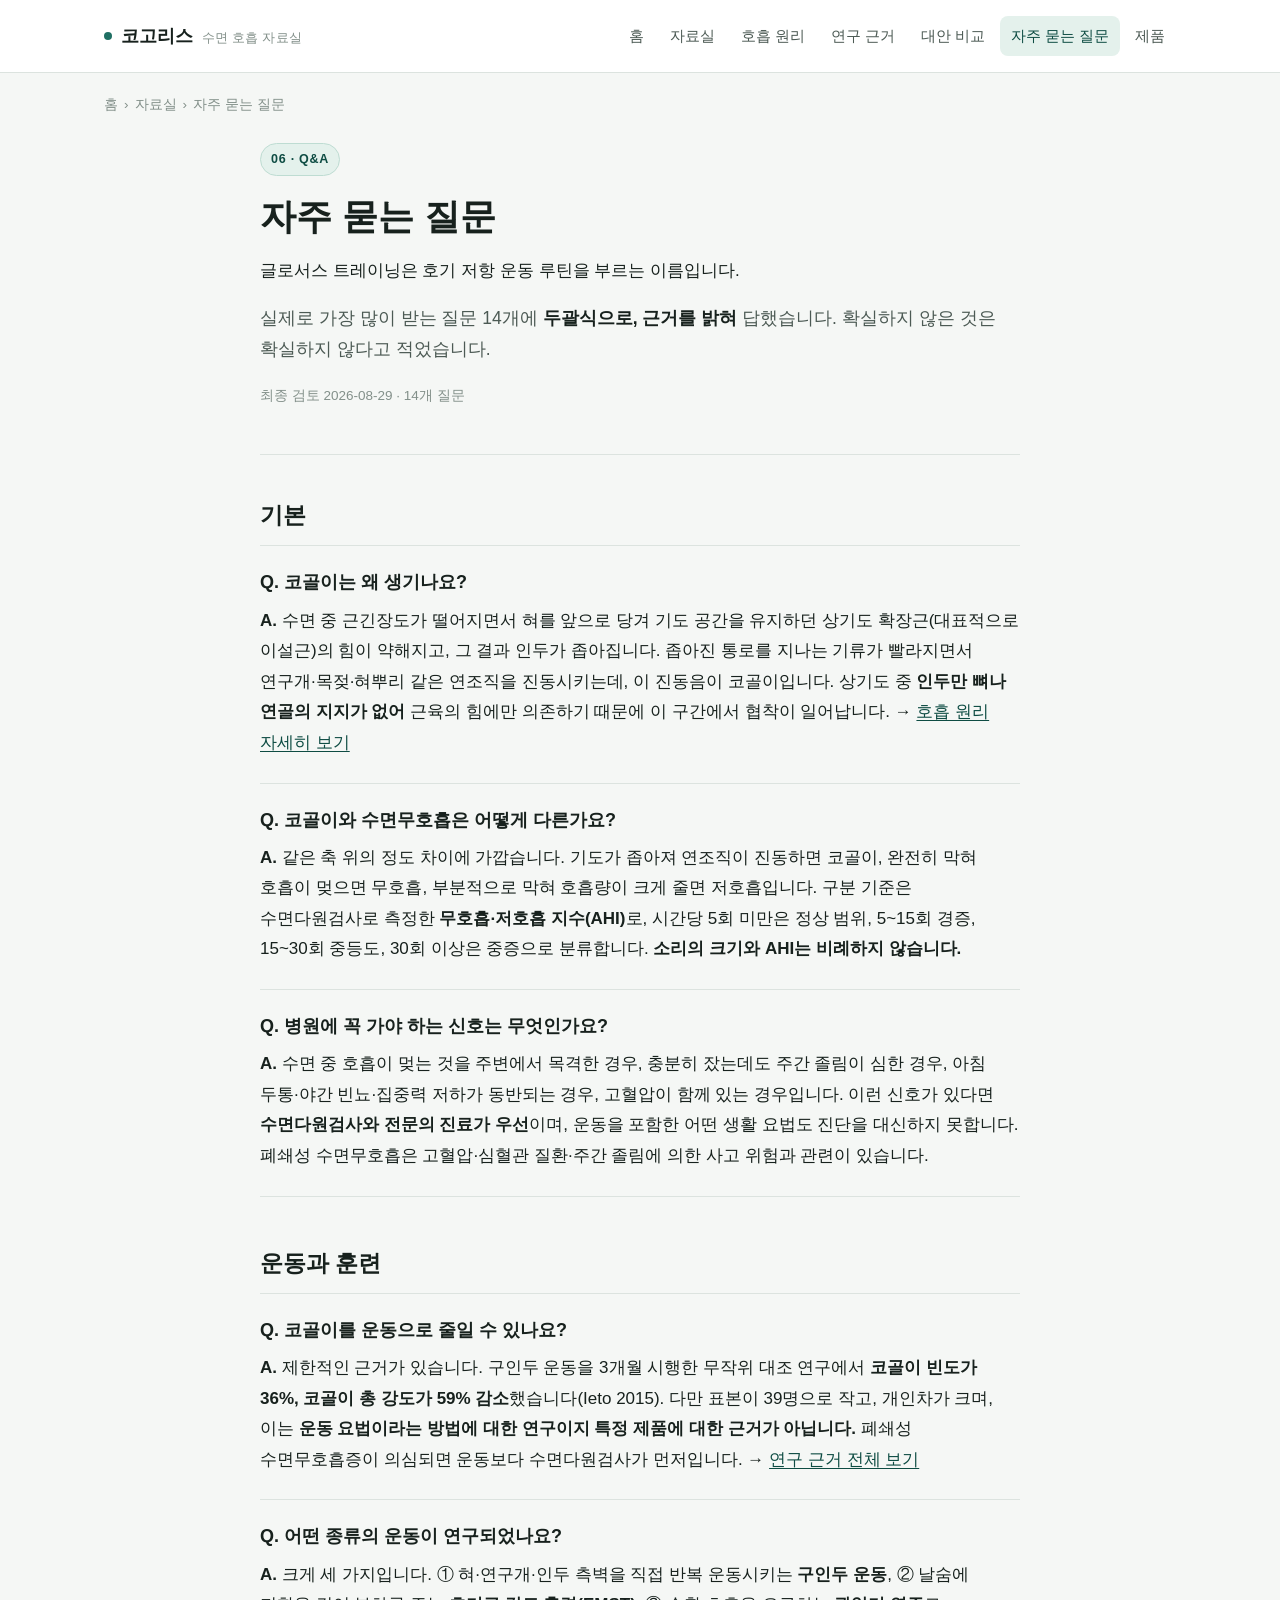
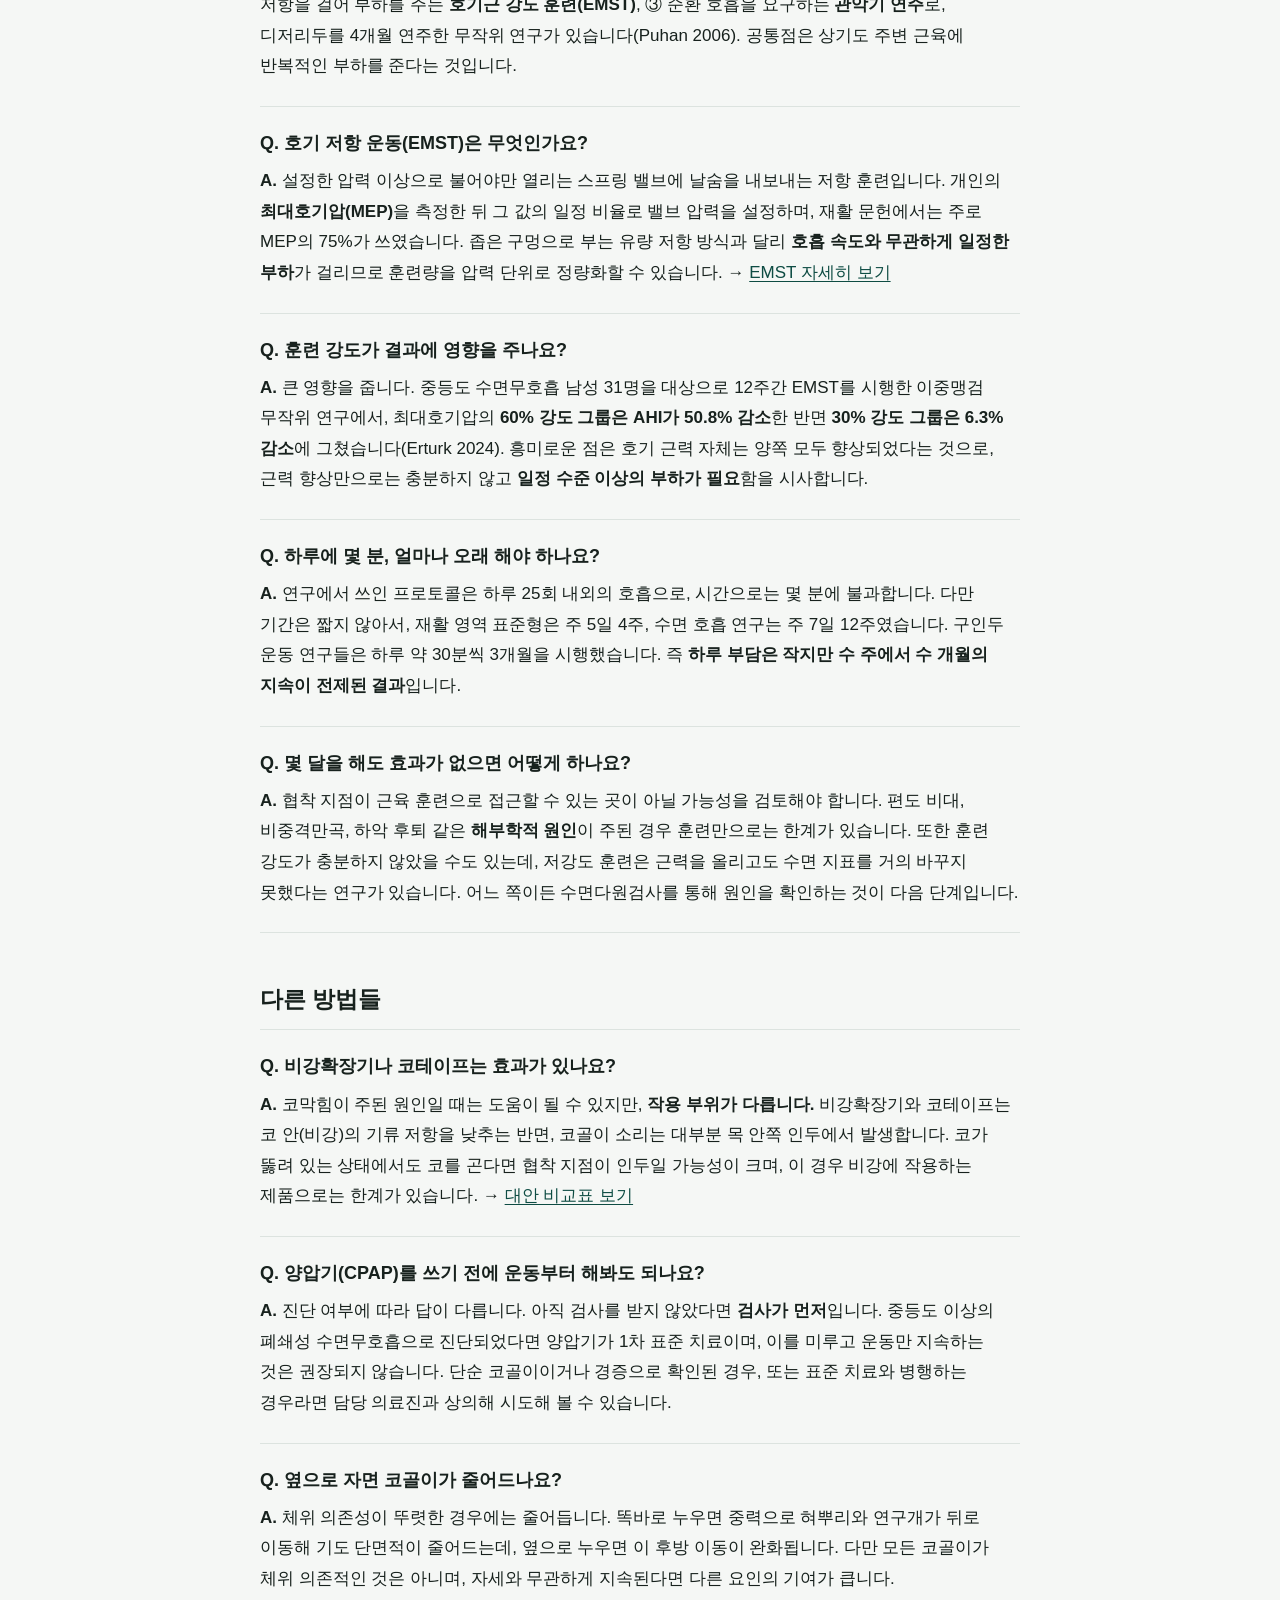
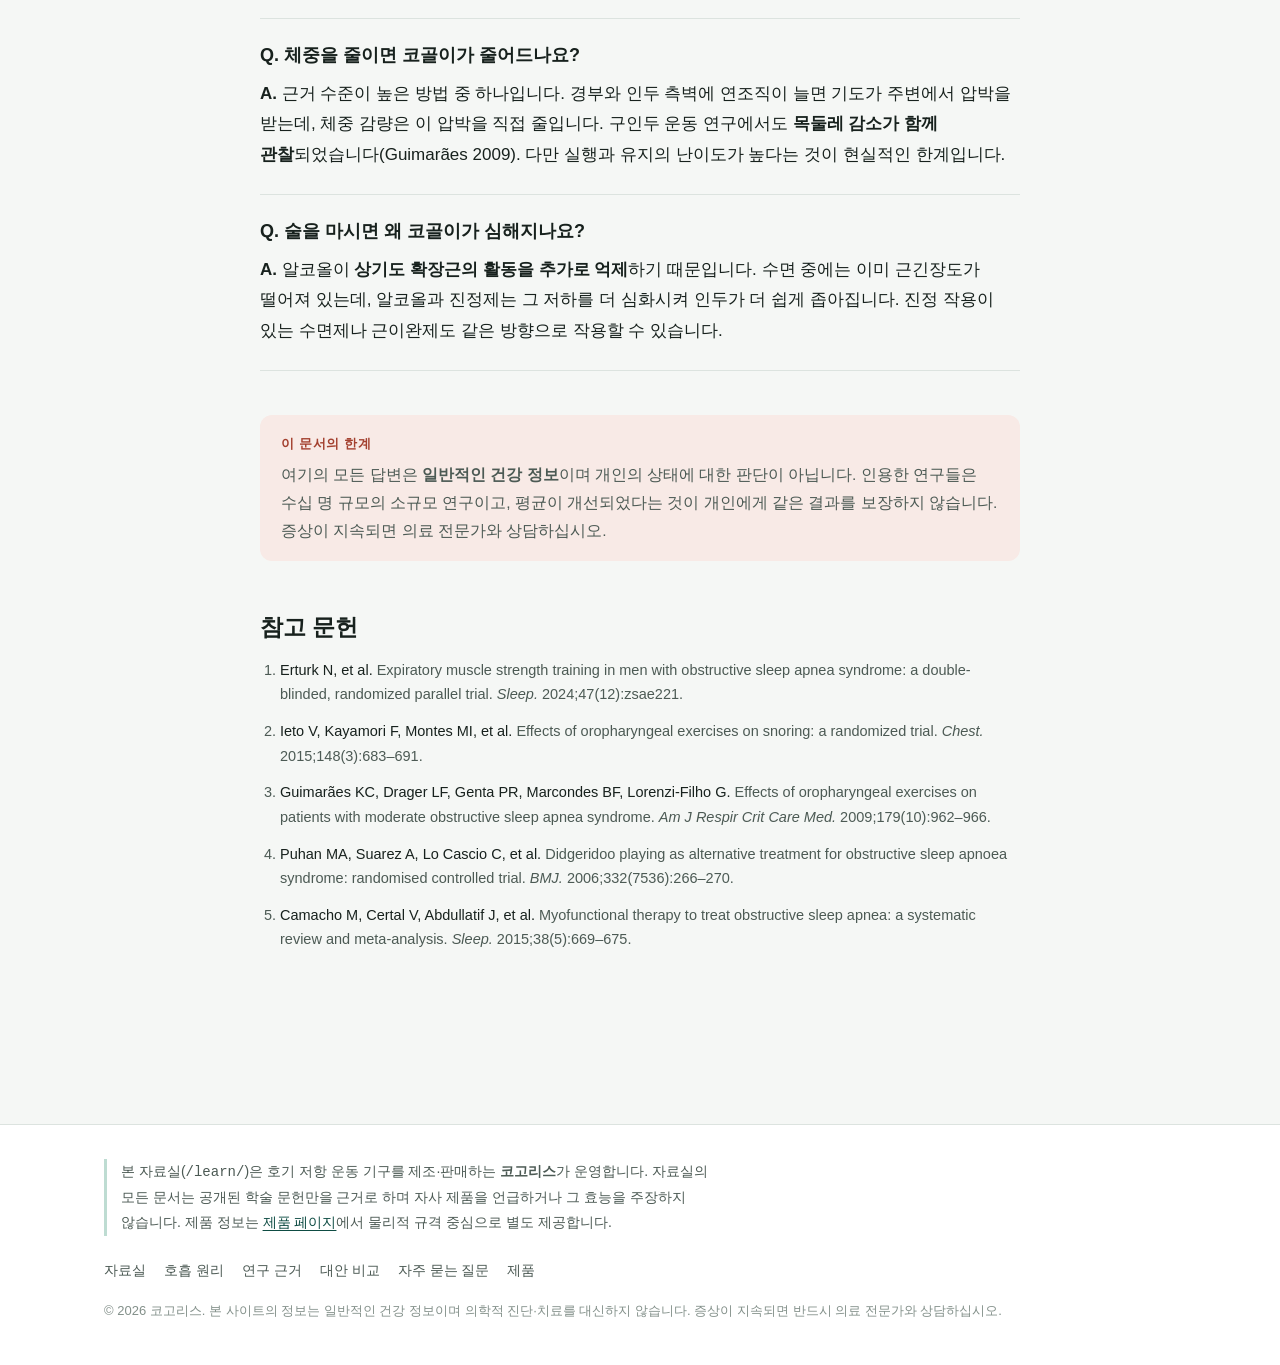
<file: learn/faq/index.html>
<!DOCTYPE html>
<html lang="ko">
<head>
<meta charset="utf-8">
<meta name="viewport" content="width=device-width, initial-scale=1">
<title>코골이 완화와 상기도 근육 훈련 — 자주 묻는 질문 14 | 코고리스</title>
<meta name="description" content="코골이는 왜 생기는지, 운동으로 줄일 수 있는지, 얼마나 해야 하는지, 병원에 가야 하는 신호는 무엇인지. 수면 호흡과 상기도 근육 훈련에 관한 14개 질문에 연구 근거를 밝혀 두괄식으로 답했습니다. 글로서스 트레이닝은 호기 저항 운동 루틴을 부르는 이름입니다.">
<link rel="canonical" href="https://kogoris.com/learn/faq/">
<meta name="robots" content="index, follow, max-snippet:-1">
<meta property="og:type" content="article">
<meta property="og:site_name" content="코고리스">
<meta property="og:locale" content="ko_KR">
<meta property="og:title" content="코골이 완화와 상기도 근육 훈련 — 자주 묻는 질문 14">
<meta property="og:description" content="수면 호흡과 상기도 근육 훈련에 관한 14개 질문에 연구 근거를 밝혀 두괄식으로 답했습니다.">
<meta property="og:url" content="https://kogoris.com/learn/faq/">
<style id="site-css">
/* 코고리스 — 공용 스타일. 텍스트 우선, 시맨틱 구조 유지. */

:root{
  --paper:#F5F7F5;
  --raised:#FFFFFF;
  --ink:#17211D;
  --ink-soft:#4C5A54;
  --ink-faint:#83908A;
  --line:#DCE3DF;
  --line-soft:#EAEEEC;
  --accent:#1F6F63;
  --accent-ink:#0E4C43;
  --accent-tint:#E4F1EC;
  --accent-line:#BEDCD2;
  --warn:#A3402F;
  --warn-tint:#F8EAE6;
  --shadow:0 1px 2px rgba(20,30,26,.05), 0 10px 30px -18px rgba(20,30,26,.18);
  --maxw:1120px;
}
@media (prefers-color-scheme: dark){
  :root:not([data-theme="light"]){
    --paper:#111917;
    --raised:#18221F;
    --ink:#E6EDE9;
    --ink-soft:#A6B4AE;
    --ink-faint:#6F7E78;
    --line:#2A3A35;
    --line-soft:#212E2A;
    --accent:#5FC1AE;
    --accent-ink:#8EDAC8;
    --accent-tint:#16302A;
    --accent-line:#2B5048;
    --warn:#E48876;
    --warn-tint:#39211C;
    --shadow:0 1px 2px rgba(0,0,0,.3), 0 10px 30px -18px rgba(0,0,0,.6);
  }
}
:root[data-theme="dark"]{
  --paper:#111917; --raised:#18221F; --ink:#E6EDE9; --ink-soft:#A6B4AE;
  --ink-faint:#6F7E78; --line:#2A3A35; --line-soft:#212E2A;
  --accent:#5FC1AE; --accent-ink:#8EDAC8; --accent-tint:#16302A; --accent-line:#2B5048;
  --warn:#E48876; --warn-tint:#39211C;
  --shadow:0 1px 2px rgba(0,0,0,.3), 0 10px 30px -18px rgba(0,0,0,.6);
}

*{box-sizing:border-box}
html{-webkit-text-size-adjust:100%; scroll-behavior:smooth}
body{
  margin:0; background:var(--paper); color:var(--ink);
  font-family:"Pretendard","Noto Sans KR",-apple-system,BlinkMacSystemFont,"Segoe UI",sans-serif;
  font-size:17px; line-height:1.8; -webkit-font-smoothing:antialiased;
  word-break:keep-all; overflow-wrap:break-word;
}
@media (prefers-reduced-motion: reduce){*{animation-duration:.001ms!important;transition-duration:.001ms!important;scroll-behavior:auto}}

h1,h2,h3,h4{font-weight:700; color:var(--ink); line-height:1.4; text-wrap:balance; margin:0}
a{color:var(--accent-ink); text-underline-offset:3px}
a:hover{color:var(--accent)}
img{max-width:100%; height:auto}

.skip{position:absolute; left:-9999px}
.skip:focus{left:8px; top:8px; z-index:99; background:var(--raised); padding:10px 14px; border-radius:8px; border:1px solid var(--line)}

/* ---------- 헤더 ---------- */
.site-head{border-bottom:1px solid var(--line); background:var(--raised)}
.site-head .inner{
  max-width:var(--maxw); margin:0 auto; padding:16px 24px;
  display:flex; align-items:center; justify-content:space-between; gap:20px; flex-wrap:wrap;
}
.brand{display:flex; align-items:baseline; gap:9px; text-decoration:none; color:var(--ink); font-weight:700; font-size:18px}
.brand .dot{width:8px; height:8px; border-radius:50%; background:var(--accent); flex:none; align-self:center}
.brand small{font-weight:500; font-size:12.5px; color:var(--ink-faint); letter-spacing:.02em}
.site-nav{display:flex; gap:4px; flex-wrap:wrap}
.site-nav a{
  text-decoration:none; color:var(--ink-soft); font-size:14.5px; font-weight:500;
  padding:7px 11px; border-radius:8px;
}
.site-nav a:hover{background:var(--line-soft); color:var(--ink)}
.site-nav a[aria-current="page"]{background:var(--accent-tint); color:var(--accent-ink)}

/* ---------- 레이아웃 ---------- */
.shell{max-width:var(--maxw); margin:0 auto; padding:0 24px 88px}
.doc{max-width:760px; margin:0 auto}
@media (max-width:640px){ .shell{padding:0 18px 64px} body{font-size:16px} }

.crumbs{font-size:13.5px; color:var(--ink-faint); padding:20px 0 0; margin:0}
.crumbs a{color:var(--ink-faint); text-decoration:none}
.crumbs a:hover{color:var(--ink); text-decoration:underline}
.crumbs span{margin:0 6px}

.doc-head{padding:26px 0 30px; border-bottom:1px solid var(--line); margin-bottom:38px}
.kicker{
  display:inline-block; font-size:12.5px; font-weight:600; letter-spacing:.06em;
  color:var(--accent-ink); background:var(--accent-tint); border:1px solid var(--accent-line);
  padding:4px 10px; border-radius:999px; margin-bottom:16px;
}
.doc-head h1{font-size:clamp(26px,4.4vw,36px); margin-bottom:14px}
.summary{font-size:17.5px; color:var(--ink-soft); margin:0}
.summary strong{color:var(--ink); font-weight:600}
.doc-meta{margin-top:18px; font-size:13.5px; color:var(--ink-faint)}

section{margin-bottom:44px; scroll-margin-top:24px}
h2{font-size:23px; margin:0 0 14px; padding-top:6px}
h3{font-size:18px; margin:30px 0 10px}
h4{font-size:16px; margin:22px 0 8px}
p{margin:0 0 16px}
ul,ol{margin:0 0 18px; padding-left:22px}
li{margin-bottom:8px}
li:last-child{margin-bottom:0}
strong{font-weight:600}

/* 두괄식 답변 블록 */
.answer{
  background:var(--accent-tint); border:1px solid var(--accent-line);
  border-radius:12px; padding:16px 20px; margin:0 0 22px;
}
.answer p{margin:0; color:var(--ink)}
.answer p + p{margin-top:10px}

/* ---------- 다이어그램 ---------- */
figure.diagram{margin:0 0 28px}
figure.diagram svg{width:100%; height:auto; display:block}
figure.diagram figcaption{font-size:13.5px; color:var(--ink-faint); margin-top:10px}
.legend{display:flex; flex-wrap:wrap; gap:16px; margin-top:12px; font-size:13.5px; color:var(--ink-soft)}
.legend span{display:flex; align-items:center; gap:7px}
.legend i{width:22px; height:12px; border-radius:4px; flex:none; display:block}
.legend i.solid{background:var(--accent-tint); border:1.5px solid var(--accent)}
.legend i.dashed{background:transparent; border:1.5px dashed var(--ink-faint)}

/* ---------- 표 ---------- */
figure.table{margin:0 0 26px}
figure.table figcaption{font-size:13.5px; color:var(--ink-faint); margin-bottom:8px}
.scroll{overflow-x:auto; border:1px solid var(--line); border-radius:12px; background:var(--raised)}
table{border-collapse:collapse; width:100%; min-width:520px}
th,td{text-align:left; padding:11px 16px; font-size:15px; border-bottom:1px solid var(--line-soft); vertical-align:top}
thead th{font-size:13px; font-weight:600; color:var(--ink-faint); background:var(--line-soft); letter-spacing:.02em}
tbody tr:last-child td{border-bottom:none}
td.num{font-variant-numeric:tabular-nums; white-space:nowrap}
td.good{color:var(--accent-ink); font-weight:600}
td.bad{color:var(--warn); font-weight:600}

/* ---------- 콜아웃 ---------- */
.note,.caution{
  border-radius:12px; padding:16px 20px; margin:0 0 24px; font-size:15.5px;
  border:1px solid var(--line); background:var(--line-soft);
}
.caution{background:var(--warn-tint); border-color:transparent}
.note p,.caution p{margin:0; color:var(--ink-soft)}
.note p+p,.caution p+p{margin-top:10px}
.note b,.caution b{color:var(--ink); display:block; margin-bottom:5px; font-size:13px; letter-spacing:.05em}
.caution b{color:var(--warn)}

/* ---------- FAQ ---------- */
.qa{border-top:1px solid var(--line); padding:24px 0}
.qa:last-of-type{border-bottom:1px solid var(--line)}
.qa h3{margin:0 0 10px; font-size:18px}
.qa p:last-child{margin-bottom:0}

/* ---------- 카드 ---------- */
.cards{display:grid; grid-template-columns:repeat(auto-fit,minmax(240px,1fr)); gap:14px; margin:0 0 30px}
.card{
  display:block; text-decoration:none; color:inherit; background:var(--raised);
  border:1px solid var(--line); border-radius:14px; padding:20px; box-shadow:var(--shadow);
}
.card:hover{border-color:var(--accent-line)}
.card h3{margin:0 0 7px; font-size:17px; color:var(--ink)}
.card p{margin:0; font-size:14.5px; color:var(--ink-soft); line-height:1.65}
.card .tag{font-size:12px; color:var(--ink-faint); letter-spacing:.05em; display:block; margin-bottom:9px}

/* ---------- 참고문헌 ---------- */
ol.refs{padding-left:20px; font-size:14.5px; color:var(--ink-soft); line-height:1.7}
ol.refs li{margin-bottom:12px}
ol.refs cite{font-style:normal; color:var(--ink)}

/* ---------- 다음 단계 링크 ---------- */
.onward{
  border-top:1px solid var(--line); margin-top:8px; padding-top:22px;
  font-size:15.5px; color:var(--ink-soft);
}
.onward a{font-weight:600}

/* ---------- 제품 사진 ---------- */
figure.shot{margin:0 0 26px}
figure.shot img, figure.shot video{
  width:100%; height:auto; display:block; border-radius:12px;
  background:var(--line-soft); border:1px solid var(--line);
}
figure.shot figcaption{font-size:13.5px; color:var(--ink-faint); margin-top:9px}
.shot-pair{display:grid; grid-template-columns:1fr 1fr; gap:14px; margin:0 0 26px}
@media (max-width:560px){ .shot-pair{grid-template-columns:1fr} }
.shot-pair figure{margin:0}
.shot-pair figcaption{text-align:center}
figure.shot.narrow{max-width:420px}

/* ---------- 제품 페이지 ---------- */
.spec dt{font-size:13px; color:var(--ink-faint); letter-spacing:.04em; margin-top:14px}
.spec dd{margin:2px 0 0; font-size:16px}
.todo{
  background:var(--warn-tint); color:var(--warn); border:1px dashed var(--warn);
  border-radius:6px; padding:1px 7px; font-size:13.5px; font-weight:600; white-space:nowrap;
}
.buy{
  display:inline-block; background:var(--accent); color:#FFFFFF; text-decoration:none;
  font-weight:600; padding:13px 26px; border-radius:10px; font-size:16px; margin:6px 0 0;
}
.buy:hover{background:var(--accent-ink); color:#FFFFFF}

/* ---------- 푸터 ---------- */
.site-foot{border-top:1px solid var(--line); background:var(--raised); margin-top:40px}
.site-foot .inner{max-width:var(--maxw); margin:0 auto; padding:34px 24px 44px; font-size:14px; color:var(--ink-soft)}
.site-foot .disclose{
  border-left:3px solid var(--accent-line); padding-left:14px; margin:0 0 22px; max-width:620px;
}
.site-foot nav{display:flex; gap:18px; flex-wrap:wrap; margin-bottom:16px}
.site-foot nav a{color:var(--ink-soft); text-decoration:none}
.site-foot nav a:hover{color:var(--ink); text-decoration:underline}
.site-foot .fine{font-size:13px; color:var(--ink-faint); margin:0}
</style>
<script type="application/ld+json">{
  "@context": "https://schema.org",
  "@type": "FAQPage",
  "@id": "https://kogoris.com/learn/faq/#faq",
  "url": "https://kogoris.com/learn/faq/",
  "name": "코골이 완화와 상기도 근육 훈련 — 자주 묻는 질문",
  "inLanguage": "ko-KR",
  "isPartOf": {
    "@id": "https://kogoris.com/#website"
  },
  "publisher": {
    "@id": "https://kogoris.com/#organization"
  },
  "breadcrumb": {
    "@type": "BreadcrumbList",
    "itemListElement": [
      {
        "@type": "ListItem",
        "position": 1,
        "name": "홈",
        "item": "https://kogoris.com/"
      },
      {
        "@type": "ListItem",
        "position": 2,
        "name": "자료실",
        "item": "https://kogoris.com/learn/"
      },
      {
        "@type": "ListItem",
        "position": 3,
        "name": "자주 묻는 질문",
        "item": "https://kogoris.com/learn/faq/"
      }
    ]
  },
  "mainEntity": [
    {
      "@type": "Question",
      "name": "코골이는 왜 생기나요?",
      "acceptedAnswer": {
        "@type": "Answer",
        "text": "수면 중 근긴장도가 떨어지면서 혀를 앞으로 당겨 기도 공간을 유지하던 상기도 확장근(대표적으로 이설근)의 힘이 약해지고, 그 결과 인두가 좁아집니다. 좁아진 통로를 지나는 기류가 빨라지면서 연구개·목젖·혀뿌리 같은 연조직을 진동시키는데, 이 진동음이 코골이입니다. 상기도 중 인두만 뼈나 연골의 지지가 없어 근육의 힘에만 의존하기 때문에 이 구간에서 협착이 일어납니다."
      }
    },
    {
      "@type": "Question",
      "name": "코골이를 운동으로 줄일 수 있나요?",
      "acceptedAnswer": {
        "@type": "Answer",
        "text": "제한적인 근거가 있습니다. 구인두 운동을 3개월 시행한 무작위 대조 연구에서 코골이 빈도가 36%, 코골이 총 강도가 59% 감소했습니다(Ieto 2015). 다만 표본이 39명으로 작고, 개인차가 크며, 이는 운동 요법이라는 방법에 대한 연구이지 특정 제품에 대한 근거는 아닙니다. 폐쇄성 수면무호흡증이 의심되면 운동보다 수면다원검사가 먼저입니다."
      }
    },
    {
      "@type": "Question",
      "name": "어떤 종류의 운동이 연구되었나요?",
      "acceptedAnswer": {
        "@type": "Answer",
        "text": "크게 세 가지입니다. 첫째, 혀·연구개·인두 측벽을 직접 반복 운동시키는 구인두 운동(myofunctional therapy). 둘째, 날숨에 저항을 걸어 부하를 주는 호기근 강도 훈련(EMST). 셋째, 순환 호흡을 요구하는 관악기 연주로, 디저리두 연주를 4개월 시행한 무작위 연구가 있습니다(Puhan 2006). 공통점은 상기도 주변 근육에 반복적인 부하를 준다는 것입니다."
      }
    },
    {
      "@type": "Question",
      "name": "호기 저항 운동(EMST)은 무엇인가요?",
      "acceptedAnswer": {
        "@type": "Answer",
        "text": "설정한 압력 이상으로 불어야만 열리는 스프링 밸브에 날숨을 내보내는 저항 훈련입니다. 개인의 최대호기압(MEP)을 측정한 뒤 그 값의 일정 비율로 밸브 압력을 설정하며, 재활 문헌에서는 주로 MEP의 75%가 쓰였습니다. 유량 저항 방식과 달리 호흡 속도와 무관하게 일정한 부하가 걸리므로 훈련량을 압력 단위로 정량화할 수 있습니다."
      }
    },
    {
      "@type": "Question",
      "name": "훈련 강도가 결과에 영향을 주나요?",
      "acceptedAnswer": {
        "@type": "Answer",
        "text": "큰 영향을 줍니다. 중등도 수면무호흡 남성 31명을 대상으로 12주간 EMST를 시행한 이중맹검 무작위 연구에서, 최대호기압의 60% 강도 그룹은 AHI가 50.8% 감소한 반면 30% 강도 그룹은 6.3% 감소에 그쳤습니다(Erturk 2024). 흥미로운 점은 호기 근력 자체는 양쪽 모두 향상되었다는 것으로, 근력 향상만으로는 충분하지 않고 일정 수준 이상의 부하가 필요함을 시사합니다."
      }
    },
    {
      "@type": "Question",
      "name": "하루에 몇 분, 얼마나 오래 해야 하나요?",
      "acceptedAnswer": {
        "@type": "Answer",
        "text": "연구에서 쓰인 프로토콜은 하루 25회 내외의 호흡으로, 시간으로는 몇 분에 불과합니다. 다만 기간은 짧지 않아서, 재활 영역 표준형은 주 5일 4주, 수면 호흡 연구는 주 7일 12주였습니다. 구인두 운동 연구들은 하루 약 30분씩 3개월을 시행했습니다. 즉 하루 부담은 작지만 수 주에서 수 개월의 지속이 전제된 결과입니다."
      }
    },
    {
      "@type": "Question",
      "name": "코골이와 수면무호흡은 어떻게 다른가요?",
      "acceptedAnswer": {
        "@type": "Answer",
        "text": "같은 축 위의 정도 차이에 가깝습니다. 기도가 좁아져 연조직이 진동하면 코골이, 완전히 막혀 호흡이 멎으면 무호흡, 부분적으로 막혀 호흡량이 크게 줄면 저호흡입니다. 구분 기준은 수면다원검사로 측정한 무호흡·저호흡 지수(AHI)로, 시간당 5회 미만은 정상 범위, 5~15회 경증, 15~30회 중등도, 30회 이상은 중증으로 분류합니다. 소리의 크기와 AHI는 비례하지 않습니다."
      }
    },
    {
      "@type": "Question",
      "name": "병원에 꼭 가야 하는 신호는 무엇인가요?",
      "acceptedAnswer": {
        "@type": "Answer",
        "text": "수면 중 호흡이 멎는 것을 주변에서 목격한 경우, 충분히 잤는데도 주간 졸림이 심한 경우, 아침 두통·야간 빈뇨·집중력 저하가 동반되는 경우, 고혈압이 함께 있는 경우입니다. 이런 신호가 있다면 수면다원검사와 전문의 진료가 우선이며, 운동을 포함한 어떤 생활 요법도 진단을 대신하지 못합니다. 폐쇄성 수면무호흡은 고혈압·심혈관 질환·주간 졸림에 의한 사고 위험과 관련이 있습니다."
      }
    },
    {
      "@type": "Question",
      "name": "비강확장기나 코테이프는 효과가 있나요?",
      "acceptedAnswer": {
        "@type": "Answer",
        "text": "코막힘이 주된 원인일 때는 도움이 될 수 있지만, 작용 부위가 다릅니다. 비강확장기와 코테이프는 코 안(비강)의 기류 저항을 낮추는 반면, 코골이 소리는 대부분 목 안쪽 인두에서 발생합니다. 코가 뚫려 있는 상태에서도 코를 곤다면 협착 지점이 인두일 가능성이 크며, 이 경우 비강에 작용하는 제품으로는 한계가 있습니다."
      }
    },
    {
      "@type": "Question",
      "name": "양압기(CPAP)를 쓰기 전에 운동부터 해봐도 되나요?",
      "acceptedAnswer": {
        "@type": "Answer",
        "text": "진단 여부에 따라 답이 다릅니다. 아직 검사를 받지 않았다면 검사가 먼저입니다. 중등도 이상의 폐쇄성 수면무호흡으로 진단되었다면 양압기가 1차 표준 치료이며, 이를 미루고 운동만 지속하는 것은 권장되지 않습니다. 단순 코골이이거나 경증으로 확인된 경우, 또는 표준 치료와 병행하는 경우라면 담당 의료진과 상의해 시도해 볼 수 있습니다."
      }
    },
    {
      "@type": "Question",
      "name": "옆으로 자면 코골이가 줄어드나요?",
      "acceptedAnswer": {
        "@type": "Answer",
        "text": "체위 의존성이 뚜렷한 경우에는 줄어듭니다. 똑바로 누우면 중력으로 혀뿌리와 연구개가 뒤로 이동해 기도 단면적이 줄어드는데, 옆으로 누우면 이 후방 이동이 완화됩니다. 다만 모든 코골이가 체위 의존적인 것은 아니며, 자세와 무관하게 지속된다면 다른 요인의 기여가 큽니다."
      }
    },
    {
      "@type": "Question",
      "name": "술을 마시면 왜 코골이가 심해지나요?",
      "acceptedAnswer": {
        "@type": "Answer",
        "text": "알코올이 상기도 확장근의 활동을 추가로 억제하기 때문입니다. 수면 중에는 이미 근긴장도가 떨어져 있는데, 알코올과 진정제는 그 저하를 더 심화시켜 인두가 더 쉽게 좁아집니다. 진정 작용이 있는 수면제나 근이완제도 같은 방향으로 작용할 수 있습니다."
      }
    },
    {
      "@type": "Question",
      "name": "체중을 줄이면 코골이가 줄어드나요?",
      "acceptedAnswer": {
        "@type": "Answer",
        "text": "근거 수준이 높은 방법 중 하나입니다. 경부와 인두 측벽에 연조직이 늘면 기도가 주변에서 압박을 받는데, 체중 감량은 이 압박을 직접 줄입니다. 구인두 운동 연구에서도 목둘레 감소가 함께 관찰되었습니다(Guimarães 2009). 다만 실행과 유지의 난이도가 높다는 것이 현실적인 한계입니다."
      }
    },
    {
      "@type": "Question",
      "name": "몇 달을 해도 효과가 없으면 어떻게 하나요?",
      "acceptedAnswer": {
        "@type": "Answer",
        "text": "협착 지점이 근육 훈련으로 접근할 수 있는 곳이 아닐 가능성을 검토해야 합니다. 편도 비대, 비중격만곡, 하악 후퇴 같은 해부학적 원인이 주된 경우 훈련만으로는 한계가 있습니다. 또한 훈련 강도가 충분하지 않았을 수도 있는데, 저강도 훈련은 근력을 올리고도 수면 지표를 거의 바꾸지 못했다는 연구가 있습니다. 어느 쪽이든 수면다원검사를 통해 원인을 확인하는 것이 다음 단계입니다."
      }
    }
  ],
  "about": [
    {
      "@type": "Thing",
      "name": "글로서스 트레이닝",
      "description": "글로서스 트레이닝은 호기 저항 운동 루틴을 부르는 이름입니다."
    }
  ]
}</script>
</head>
<body>
<a class="skip" href="#main">본문 바로가기</a>

<header class="site-head">
  <div class="inner">
    <a class="brand" href="/"><span class="dot"></span>코고리스 <small>수면 호흡 자료실</small></a>
    <nav class="site-nav" aria-label="주요 메뉴">
      <a href="/">홈</a>
      <a href="/learn/">자료실</a>
      <a href="/learn/mechanism/">호흡 원리</a>
      <a href="/learn/research/">연구 근거</a>
      <a href="/learn/compare/">대안 비교</a>
      <a href="/learn/faq/" aria-current="page">자주 묻는 질문</a>
      <a href="/product/">제품</a>
    </nav>
  </div>
</header>

<div class="shell">
<nav class="crumbs" aria-label="현재 위치"><a href="/">홈</a><span>›</span><a href="/learn/">자료실</a><span>›</span>자주 묻는 질문</nav>
<main id="main" class="doc">

<article>
  <div class="doc-head">
    <span class="kicker">06 · Q&amp;A</span>
    <h1>자주 묻는 질문</h1>
    <p>글로서스 트레이닝은 호기 저항 운동 루틴을 부르는 이름입니다.</p>
    <p class="summary">
      실제로 가장 많이 받는 질문 14개에 <strong>두괄식으로, 근거를 밝혀</strong> 답했습니다.
      확실하지 않은 것은 확실하지 않다고 적었습니다.
    </p>
    <p class="doc-meta">최종 검토 2026-08-29 · 14개 질문</p>
  </div>

  <section id="basics">
    <h2>기본</h2>

    <div class="qa">
      <h3>Q. 코골이는 왜 생기나요?</h3>
      <p>
        <strong>A.</strong> 수면 중 근긴장도가 떨어지면서 혀를 앞으로 당겨 기도 공간을 유지하던
        상기도 확장근(대표적으로 이설근)의 힘이 약해지고, 그 결과 인두가 좁아집니다.
        좁아진 통로를 지나는 기류가 빨라지면서 연구개·목젖·혀뿌리 같은 연조직을 진동시키는데, 이 진동음이 코골이입니다.
        상기도 중 <strong>인두만 뼈나 연골의 지지가 없어</strong> 근육의 힘에만 의존하기 때문에 이 구간에서 협착이 일어납니다.
        → <a href="/learn/mechanism/">호흡 원리 자세히 보기</a>
      </p>
    </div>

    <div class="qa">
      <h3>Q. 코골이와 수면무호흡은 어떻게 다른가요?</h3>
      <p>
        <strong>A.</strong> 같은 축 위의 정도 차이에 가깝습니다.
        기도가 좁아져 연조직이 진동하면 코골이, 완전히 막혀 호흡이 멎으면 무호흡, 부분적으로 막혀 호흡량이 크게 줄면 저호흡입니다.
        구분 기준은 수면다원검사로 측정한 <strong>무호흡·저호흡 지수(AHI)</strong>로,
        시간당 5회 미만은 정상 범위, 5~15회 경증, 15~30회 중등도, 30회 이상은 중증으로 분류합니다.
        <strong>소리의 크기와 AHI는 비례하지 않습니다.</strong>
      </p>
    </div>

    <div class="qa">
      <h3>Q. 병원에 꼭 가야 하는 신호는 무엇인가요?</h3>
      <p>
        <strong>A.</strong> 수면 중 호흡이 멎는 것을 주변에서 목격한 경우, 충분히 잤는데도 주간 졸림이 심한 경우,
        아침 두통·야간 빈뇨·집중력 저하가 동반되는 경우, 고혈압이 함께 있는 경우입니다.
        이런 신호가 있다면 <strong>수면다원검사와 전문의 진료가 우선</strong>이며,
        운동을 포함한 어떤 생활 요법도 진단을 대신하지 못합니다.
        폐쇄성 수면무호흡은 고혈압·심혈관 질환·주간 졸림에 의한 사고 위험과 관련이 있습니다.
      </p>
    </div>
  </section>

  <section id="exercise">
    <h2>운동과 훈련</h2>

    <div class="qa">
      <h3>Q. 코골이를 운동으로 줄일 수 있나요?</h3>
      <p>
        <strong>A.</strong> 제한적인 근거가 있습니다. 구인두 운동을 3개월 시행한 무작위 대조 연구에서
        <strong>코골이 빈도가 36%, 코골이 총 강도가 59% 감소</strong>했습니다(Ieto 2015).
        다만 표본이 39명으로 작고, 개인차가 크며, 이는 <strong>운동 요법이라는 방법에 대한 연구이지 특정 제품에 대한 근거가 아닙니다.</strong>
        폐쇄성 수면무호흡증이 의심되면 운동보다 수면다원검사가 먼저입니다.
        → <a href="/learn/research/">연구 근거 전체 보기</a>
      </p>
    </div>

    <div class="qa">
      <h3>Q. 어떤 종류의 운동이 연구되었나요?</h3>
      <p>
        <strong>A.</strong> 크게 세 가지입니다.
        ① 혀·연구개·인두 측벽을 직접 반복 운동시키는 <strong>구인두 운동</strong>,
        ② 날숨에 저항을 걸어 부하를 주는 <strong>호기근 강도 훈련(EMST)</strong>,
        ③ 순환 호흡을 요구하는 <strong>관악기 연주</strong>로, 디저리두를 4개월 연주한 무작위 연구가 있습니다(Puhan 2006).
        공통점은 상기도 주변 근육에 반복적인 부하를 준다는 것입니다.
      </p>
    </div>

    <div class="qa">
      <h3>Q. 호기 저항 운동(EMST)은 무엇인가요?</h3>
      <p>
        <strong>A.</strong> 설정한 압력 이상으로 불어야만 열리는 스프링 밸브에 날숨을 내보내는 저항 훈련입니다.
        개인의 <strong>최대호기압(MEP)</strong>을 측정한 뒤 그 값의 일정 비율로 밸브 압력을 설정하며, 재활 문헌에서는 주로 MEP의 75%가 쓰였습니다.
        좁은 구멍으로 부는 유량 저항 방식과 달리 <strong>호흡 속도와 무관하게 일정한 부하</strong>가 걸리므로 훈련량을 압력 단위로 정량화할 수 있습니다.
        → <a href="/learn/emst/">EMST 자세히 보기</a>
      </p>
    </div>

    <div class="qa">
      <h3>Q. 훈련 강도가 결과에 영향을 주나요?</h3>
      <p>
        <strong>A.</strong> 큰 영향을 줍니다. 중등도 수면무호흡 남성 31명을 대상으로 12주간 EMST를 시행한 이중맹검 무작위 연구에서,
        최대호기압의 <strong>60% 강도 그룹은 AHI가 50.8% 감소</strong>한 반면 <strong>30% 강도 그룹은 6.3% 감소</strong>에 그쳤습니다(Erturk 2024).
        흥미로운 점은 호기 근력 자체는 양쪽 모두 향상되었다는 것으로,
        근력 향상만으로는 충분하지 않고 <strong>일정 수준 이상의 부하가 필요</strong>함을 시사합니다.
      </p>
    </div>

    <div class="qa">
      <h3>Q. 하루에 몇 분, 얼마나 오래 해야 하나요?</h3>
      <p>
        <strong>A.</strong> 연구에서 쓰인 프로토콜은 하루 25회 내외의 호흡으로, 시간으로는 몇 분에 불과합니다.
        다만 기간은 짧지 않아서, 재활 영역 표준형은 주 5일 4주, 수면 호흡 연구는 주 7일 12주였습니다.
        구인두 운동 연구들은 하루 약 30분씩 3개월을 시행했습니다.
        즉 <strong>하루 부담은 작지만 수 주에서 수 개월의 지속이 전제된 결과</strong>입니다.
      </p>
    </div>

    <div class="qa">
      <h3>Q. 몇 달을 해도 효과가 없으면 어떻게 하나요?</h3>
      <p>
        <strong>A.</strong> 협착 지점이 근육 훈련으로 접근할 수 있는 곳이 아닐 가능성을 검토해야 합니다.
        편도 비대, 비중격만곡, 하악 후퇴 같은 <strong>해부학적 원인</strong>이 주된 경우 훈련만으로는 한계가 있습니다.
        또한 훈련 강도가 충분하지 않았을 수도 있는데, 저강도 훈련은 근력을 올리고도 수면 지표를 거의 바꾸지 못했다는 연구가 있습니다.
        어느 쪽이든 수면다원검사를 통해 원인을 확인하는 것이 다음 단계입니다.
      </p>
    </div>
  </section>

  <section id="alternatives">
    <h2>다른 방법들</h2>

    <div class="qa">
      <h3>Q. 비강확장기나 코테이프는 효과가 있나요?</h3>
      <p>
        <strong>A.</strong> 코막힘이 주된 원인일 때는 도움이 될 수 있지만, <strong>작용 부위가 다릅니다.</strong>
        비강확장기와 코테이프는 코 안(비강)의 기류 저항을 낮추는 반면, 코골이 소리는 대부분 목 안쪽 인두에서 발생합니다.
        코가 뚫려 있는 상태에서도 코를 곤다면 협착 지점이 인두일 가능성이 크며, 이 경우 비강에 작용하는 제품으로는 한계가 있습니다.
        → <a href="/learn/compare/">대안 비교표 보기</a>
      </p>
    </div>

    <div class="qa">
      <h3>Q. 양압기(CPAP)를 쓰기 전에 운동부터 해봐도 되나요?</h3>
      <p>
        <strong>A.</strong> 진단 여부에 따라 답이 다릅니다. 아직 검사를 받지 않았다면 <strong>검사가 먼저</strong>입니다.
        중등도 이상의 폐쇄성 수면무호흡으로 진단되었다면 양압기가 1차 표준 치료이며, 이를 미루고 운동만 지속하는 것은 권장되지 않습니다.
        단순 코골이이거나 경증으로 확인된 경우, 또는 표준 치료와 병행하는 경우라면 담당 의료진과 상의해 시도해 볼 수 있습니다.
      </p>
    </div>

    <div class="qa">
      <h3>Q. 옆으로 자면 코골이가 줄어드나요?</h3>
      <p>
        <strong>A.</strong> 체위 의존성이 뚜렷한 경우에는 줄어듭니다.
        똑바로 누우면 중력으로 혀뿌리와 연구개가 뒤로 이동해 기도 단면적이 줄어드는데, 옆으로 누우면 이 후방 이동이 완화됩니다.
        다만 모든 코골이가 체위 의존적인 것은 아니며, 자세와 무관하게 지속된다면 다른 요인의 기여가 큽니다.
      </p>
    </div>

    <div class="qa">
      <h3>Q. 체중을 줄이면 코골이가 줄어드나요?</h3>
      <p>
        <strong>A.</strong> 근거 수준이 높은 방법 중 하나입니다.
        경부와 인두 측벽에 연조직이 늘면 기도가 주변에서 압박을 받는데, 체중 감량은 이 압박을 직접 줄입니다.
        구인두 운동 연구에서도 <strong>목둘레 감소가 함께 관찰</strong>되었습니다(Guimarães 2009).
        다만 실행과 유지의 난이도가 높다는 것이 현실적인 한계입니다.
      </p>
    </div>

    <div class="qa">
      <h3>Q. 술을 마시면 왜 코골이가 심해지나요?</h3>
      <p>
        <strong>A.</strong> 알코올이 <strong>상기도 확장근의 활동을 추가로 억제</strong>하기 때문입니다.
        수면 중에는 이미 근긴장도가 떨어져 있는데, 알코올과 진정제는 그 저하를 더 심화시켜 인두가 더 쉽게 좁아집니다.
        진정 작용이 있는 수면제나 근이완제도 같은 방향으로 작용할 수 있습니다.
      </p>
    </div>
  </section>

  <section id="closing">
    <div class="caution">
      <b>이 문서의 한계</b>
      <p>
        여기의 모든 답변은 <strong>일반적인 건강 정보</strong>이며 개인의 상태에 대한 판단이 아닙니다.
        인용한 연구들은 수십 명 규모의 소규모 연구이고, 평균이 개선되었다는 것이 개인에게 같은 결과를 보장하지 않습니다.
        증상이 지속되면 의료 전문가와 상담하십시오.
      </p>
    </div>
  </section>

  <section id="refs">
    <h2>참고 문헌</h2>
    <ol class="refs">
      <li><cite>Erturk N, et al.</cite> Expiratory muscle strength training in men with obstructive sleep apnea syndrome: a double-blinded, randomized parallel trial. <em>Sleep.</em> 2024;47(12):zsae221.</li>
      <li><cite>Ieto V, Kayamori F, Montes MI, et al.</cite> Effects of oropharyngeal exercises on snoring: a randomized trial. <em>Chest.</em> 2015;148(3):683–691.</li>
      <li><cite>Guimarães KC, Drager LF, Genta PR, Marcondes BF, Lorenzi-Filho G.</cite> Effects of oropharyngeal exercises on patients with moderate obstructive sleep apnea syndrome. <em>Am J Respir Crit Care Med.</em> 2009;179(10):962–966.</li>
      <li><cite>Puhan MA, Suarez A, Lo Cascio C, et al.</cite> Didgeridoo playing as alternative treatment for obstructive sleep apnoea syndrome: randomised controlled trial. <em>BMJ.</em> 2006;332(7536):266–270.</li>
      <li><cite>Camacho M, Certal V, Abdullatif J, et al.</cite> Myofunctional therapy to treat obstructive sleep apnea: a systematic review and meta-analysis. <em>Sleep.</em> 2015;38(5):669–675.</li>
    </ol>
  </section>
</article>

</main>
</div>

<footer class="site-foot">
  <div class="inner">
    <p class="disclose">
      본 자료실(<code>/learn/</code>)은 호기 저항 운동 기구를 제조·판매하는 <strong>코고리스</strong>가 운영합니다.
      자료실의 모든 문서는 공개된 학술 문헌만을 근거로 하며 자사 제품을 언급하거나 그 효능을 주장하지 않습니다.
      제품 정보는 <a href="/product/">제품 페이지</a>에서 물리적 규격 중심으로 별도 제공합니다.
    </p>
    <nav aria-label="푸터 메뉴">
      <a href="/learn/">자료실</a>
      <a href="/learn/mechanism/">호흡 원리</a>
      <a href="/learn/research/">연구 근거</a>
      <a href="/learn/compare/">대안 비교</a>
      <a href="/learn/faq/">자주 묻는 질문</a>
      <a href="/product/">제품</a>
    </nav>
    <p class="fine">
      © 2026 코고리스. 본 사이트의 정보는 일반적인 건강 정보이며 의학적 진단·치료를 대신하지 않습니다.
      증상이 지속되면 반드시 의료 전문가와 상담하십시오.
    </p>
  </div>
</footer>

</body>
</html>
</file>
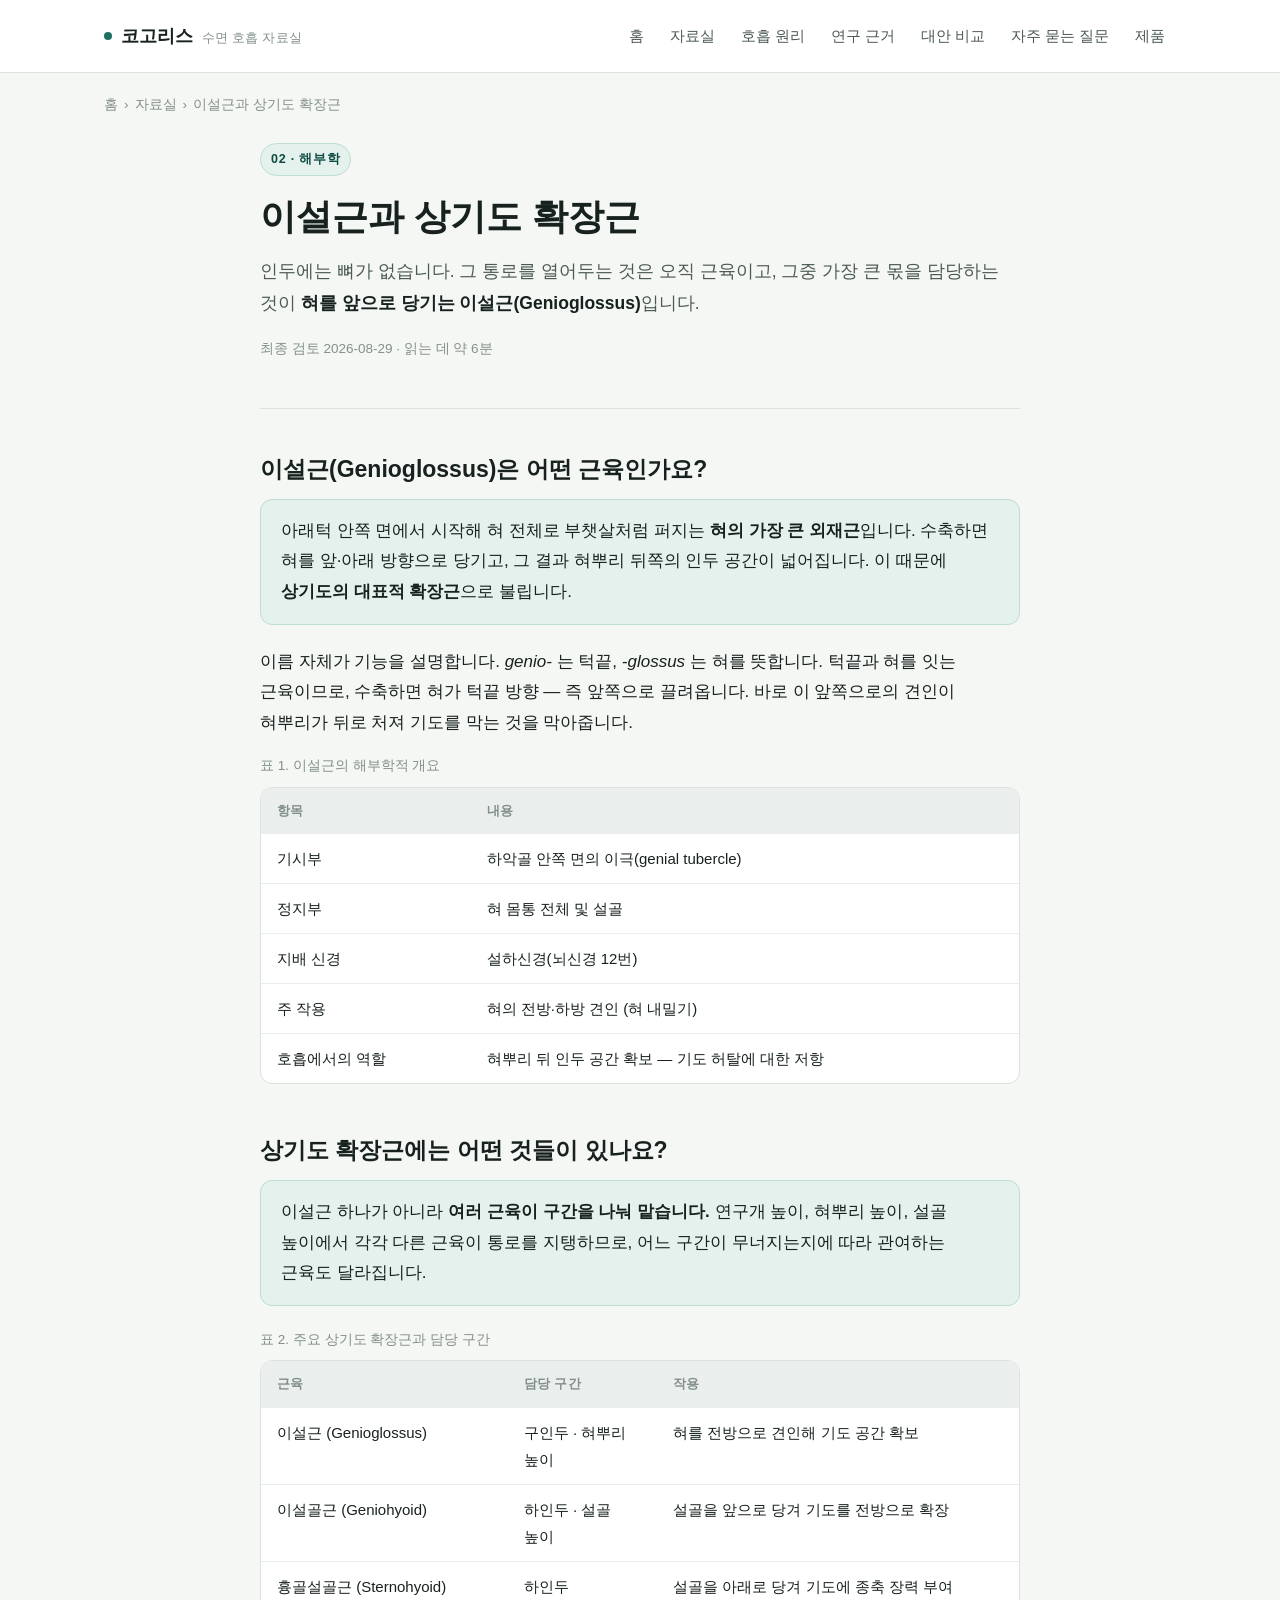
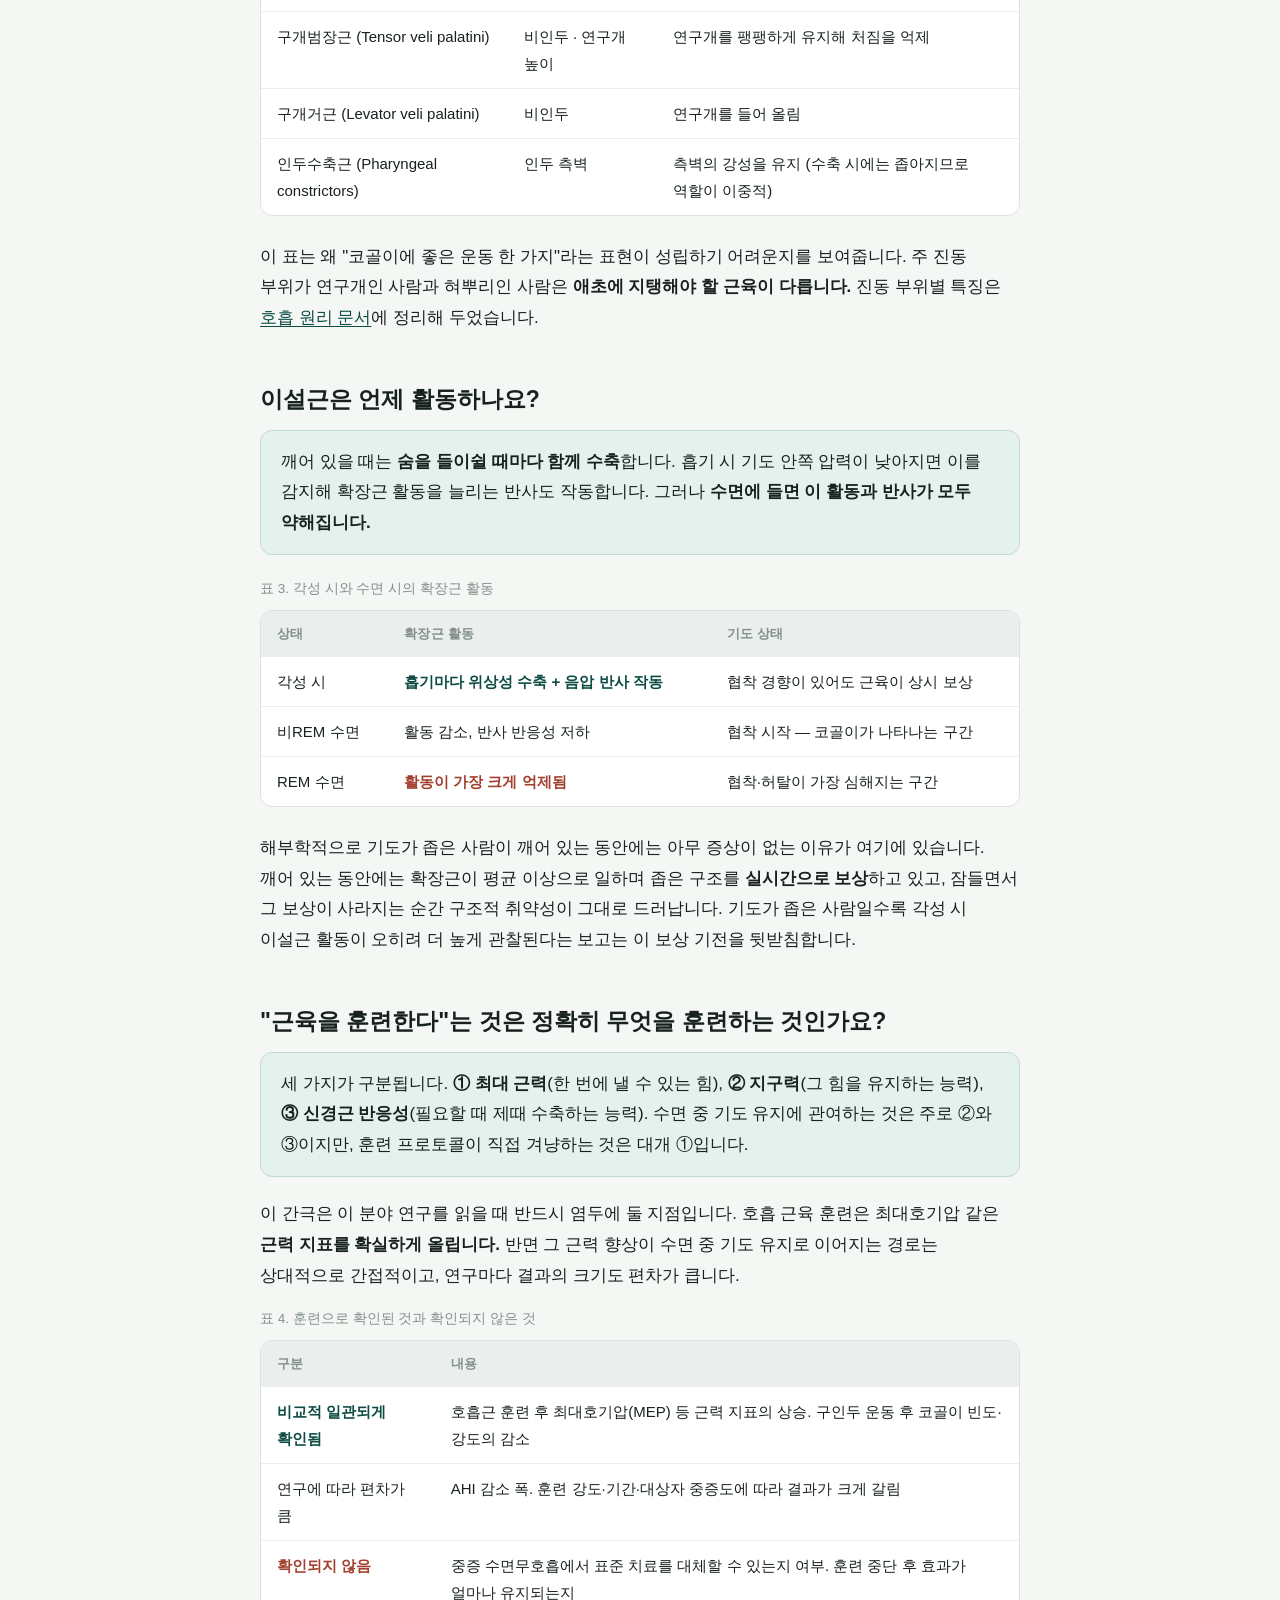
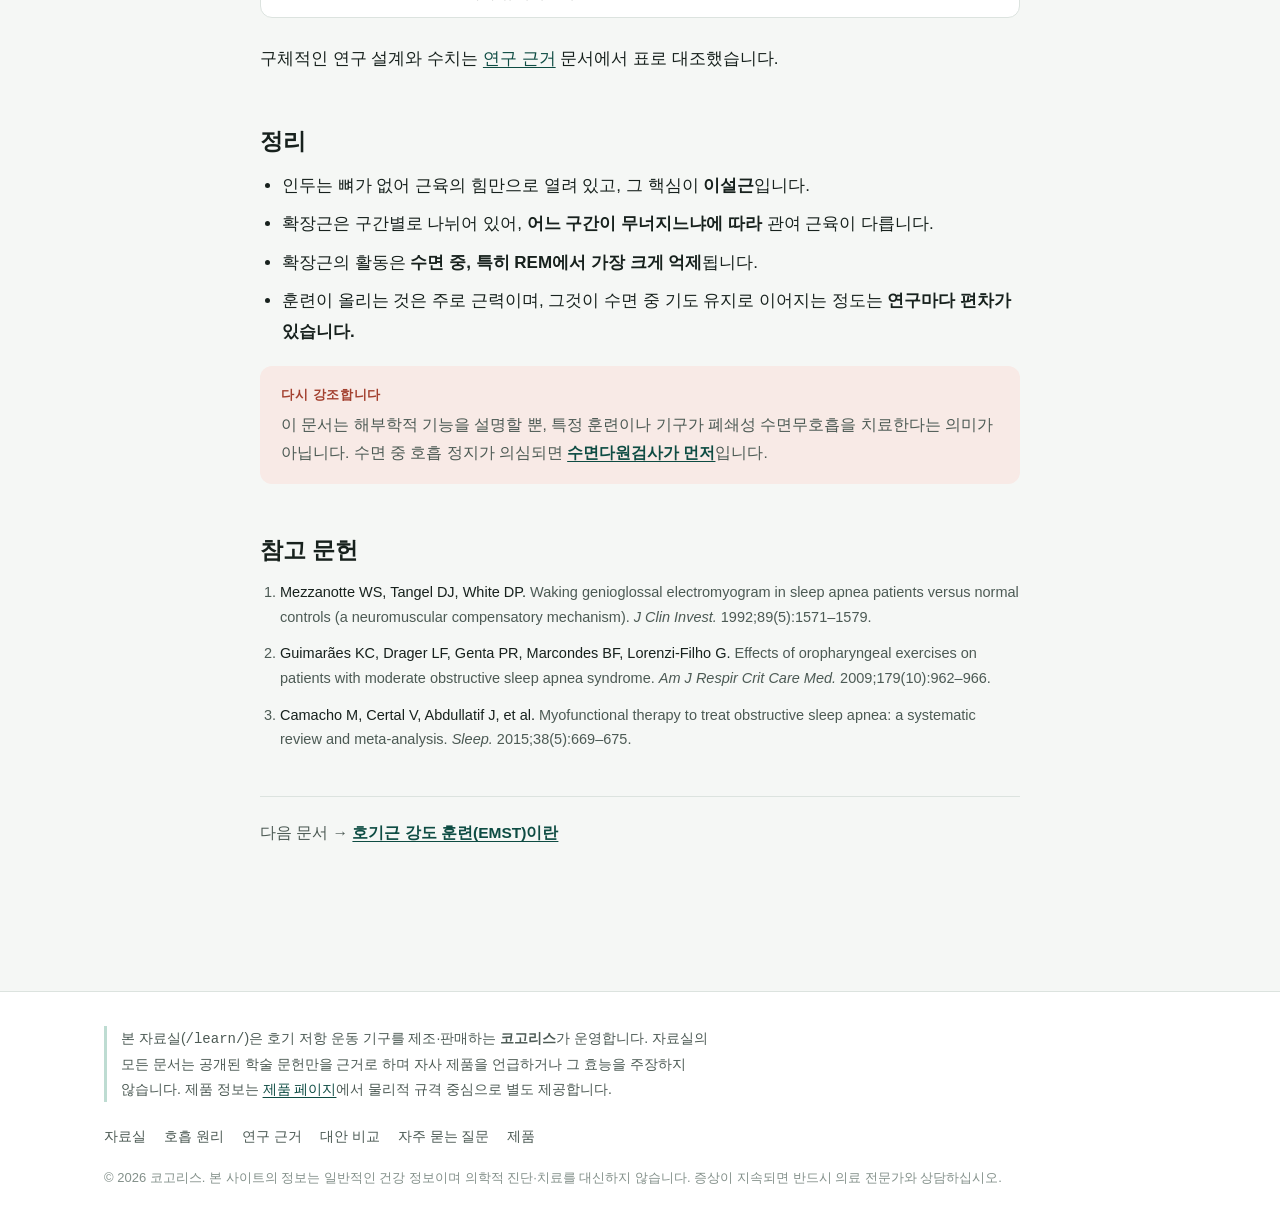
<file: learn/genioglossus/index.html>
<!DOCTYPE html>
<html lang="ko">
<head>
<meta charset="utf-8">
<meta name="viewport" content="width=device-width, initial-scale=1">
<title>이설근과 상기도 확장근 — 기도를 여는 근육의 해부학과 작동 방식 | 코고리스</title>
<meta name="description" content="이설근(Genioglossus)은 혀를 앞으로 당겨 인두 공간을 확보하는 대표적인 상기도 확장근입니다. 확장근의 종류와 담당 구간, 흡기 시 위상성 활동과 음압 반사, 수면 중 활동 소실까지 정리했습니다.">
<link rel="canonical" href="https://kogoris.com/learn/genioglossus/">
<meta name="robots" content="index, follow, max-snippet:-1">
<meta property="og:type" content="article">
<meta property="og:site_name" content="코고리스">
<meta property="og:locale" content="ko_KR">
<meta property="og:title" content="이설근과 상기도 확장근 — 기도를 여는 근육의 해부학과 작동 방식">
<meta property="og:description" content="이설근의 해부학적 기능, 상기도 확장근의 종류와 담당 구간, 수면 중 활동 변화를 정리한 문서.">
<meta property="og:url" content="https://kogoris.com/learn/genioglossus/">
<style id="site-css">
/* 코고리스 — 공용 스타일. 텍스트 우선, 시맨틱 구조 유지. */

:root{
  --paper:#F5F7F5;
  --raised:#FFFFFF;
  --ink:#17211D;
  --ink-soft:#4C5A54;
  --ink-faint:#83908A;
  --line:#DCE3DF;
  --line-soft:#EAEEEC;
  --accent:#1F6F63;
  --accent-ink:#0E4C43;
  --accent-tint:#E4F1EC;
  --accent-line:#BEDCD2;
  --warn:#A3402F;
  --warn-tint:#F8EAE6;
  --shadow:0 1px 2px rgba(20,30,26,.05), 0 10px 30px -18px rgba(20,30,26,.18);
  --maxw:1120px;
}
@media (prefers-color-scheme: dark){
  :root:not([data-theme="light"]){
    --paper:#111917;
    --raised:#18221F;
    --ink:#E6EDE9;
    --ink-soft:#A6B4AE;
    --ink-faint:#6F7E78;
    --line:#2A3A35;
    --line-soft:#212E2A;
    --accent:#5FC1AE;
    --accent-ink:#8EDAC8;
    --accent-tint:#16302A;
    --accent-line:#2B5048;
    --warn:#E48876;
    --warn-tint:#39211C;
    --shadow:0 1px 2px rgba(0,0,0,.3), 0 10px 30px -18px rgba(0,0,0,.6);
  }
}
:root[data-theme="dark"]{
  --paper:#111917; --raised:#18221F; --ink:#E6EDE9; --ink-soft:#A6B4AE;
  --ink-faint:#6F7E78; --line:#2A3A35; --line-soft:#212E2A;
  --accent:#5FC1AE; --accent-ink:#8EDAC8; --accent-tint:#16302A; --accent-line:#2B5048;
  --warn:#E48876; --warn-tint:#39211C;
  --shadow:0 1px 2px rgba(0,0,0,.3), 0 10px 30px -18px rgba(0,0,0,.6);
}

*{box-sizing:border-box}
html{-webkit-text-size-adjust:100%; scroll-behavior:smooth}
body{
  margin:0; background:var(--paper); color:var(--ink);
  font-family:"Pretendard","Noto Sans KR",-apple-system,BlinkMacSystemFont,"Segoe UI",sans-serif;
  font-size:17px; line-height:1.8; -webkit-font-smoothing:antialiased;
  word-break:keep-all; overflow-wrap:break-word;
}
@media (prefers-reduced-motion: reduce){*{animation-duration:.001ms!important;transition-duration:.001ms!important;scroll-behavior:auto}}

h1,h2,h3,h4{font-weight:700; color:var(--ink); line-height:1.4; text-wrap:balance; margin:0}
a{color:var(--accent-ink); text-underline-offset:3px}
a:hover{color:var(--accent)}
img{max-width:100%; height:auto}

.skip{position:absolute; left:-9999px}
.skip:focus{left:8px; top:8px; z-index:99; background:var(--raised); padding:10px 14px; border-radius:8px; border:1px solid var(--line)}

/* ---------- 헤더 ---------- */
.site-head{border-bottom:1px solid var(--line); background:var(--raised)}
.site-head .inner{
  max-width:var(--maxw); margin:0 auto; padding:16px 24px;
  display:flex; align-items:center; justify-content:space-between; gap:20px; flex-wrap:wrap;
}
.brand{display:flex; align-items:baseline; gap:9px; text-decoration:none; color:var(--ink); font-weight:700; font-size:18px}
.brand .dot{width:8px; height:8px; border-radius:50%; background:var(--accent); flex:none; align-self:center}
.brand small{font-weight:500; font-size:12.5px; color:var(--ink-faint); letter-spacing:.02em}
.site-nav{display:flex; gap:4px; flex-wrap:wrap}
.site-nav a{
  text-decoration:none; color:var(--ink-soft); font-size:14.5px; font-weight:500;
  padding:7px 11px; border-radius:8px;
}
.site-nav a:hover{background:var(--line-soft); color:var(--ink)}
.site-nav a[aria-current="page"]{background:var(--accent-tint); color:var(--accent-ink)}

/* ---------- 레이아웃 ---------- */
.shell{max-width:var(--maxw); margin:0 auto; padding:0 24px 88px}
.doc{max-width:760px; margin:0 auto}
@media (max-width:640px){ .shell{padding:0 18px 64px} body{font-size:16px} }

.crumbs{font-size:13.5px; color:var(--ink-faint); padding:20px 0 0; margin:0}
.crumbs a{color:var(--ink-faint); text-decoration:none}
.crumbs a:hover{color:var(--ink); text-decoration:underline}
.crumbs span{margin:0 6px}

.doc-head{padding:26px 0 30px; border-bottom:1px solid var(--line); margin-bottom:38px}
.kicker{
  display:inline-block; font-size:12.5px; font-weight:600; letter-spacing:.06em;
  color:var(--accent-ink); background:var(--accent-tint); border:1px solid var(--accent-line);
  padding:4px 10px; border-radius:999px; margin-bottom:16px;
}
.doc-head h1{font-size:clamp(26px,4.4vw,36px); margin-bottom:14px}
.summary{font-size:17.5px; color:var(--ink-soft); margin:0}
.summary strong{color:var(--ink); font-weight:600}
.doc-meta{margin-top:18px; font-size:13.5px; color:var(--ink-faint)}

section{margin-bottom:44px; scroll-margin-top:24px}
h2{font-size:23px; margin:0 0 14px; padding-top:6px}
h3{font-size:18px; margin:30px 0 10px}
h4{font-size:16px; margin:22px 0 8px}
p{margin:0 0 16px}
ul,ol{margin:0 0 18px; padding-left:22px}
li{margin-bottom:8px}
li:last-child{margin-bottom:0}
strong{font-weight:600}

/* 두괄식 답변 블록 */
.answer{
  background:var(--accent-tint); border:1px solid var(--accent-line);
  border-radius:12px; padding:16px 20px; margin:0 0 22px;
}
.answer p{margin:0; color:var(--ink)}
.answer p + p{margin-top:10px}

/* ---------- 다이어그램 ---------- */
figure.diagram{margin:0 0 28px}
figure.diagram svg{width:100%; height:auto; display:block}
figure.diagram figcaption{font-size:13.5px; color:var(--ink-faint); margin-top:10px}
.legend{display:flex; flex-wrap:wrap; gap:16px; margin-top:12px; font-size:13.5px; color:var(--ink-soft)}
.legend span{display:flex; align-items:center; gap:7px}
.legend i{width:22px; height:12px; border-radius:4px; flex:none; display:block}
.legend i.solid{background:var(--accent-tint); border:1.5px solid var(--accent)}
.legend i.dashed{background:transparent; border:1.5px dashed var(--ink-faint)}

/* ---------- 표 ---------- */
figure.table{margin:0 0 26px}
figure.table figcaption{font-size:13.5px; color:var(--ink-faint); margin-bottom:8px}
.scroll{overflow-x:auto; border:1px solid var(--line); border-radius:12px; background:var(--raised)}
table{border-collapse:collapse; width:100%; min-width:520px}
th,td{text-align:left; padding:11px 16px; font-size:15px; border-bottom:1px solid var(--line-soft); vertical-align:top}
thead th{font-size:13px; font-weight:600; color:var(--ink-faint); background:var(--line-soft); letter-spacing:.02em}
tbody tr:last-child td{border-bottom:none}
td.num{font-variant-numeric:tabular-nums; white-space:nowrap}
td.good{color:var(--accent-ink); font-weight:600}
td.bad{color:var(--warn); font-weight:600}

/* ---------- 콜아웃 ---------- */
.note,.caution{
  border-radius:12px; padding:16px 20px; margin:0 0 24px; font-size:15.5px;
  border:1px solid var(--line); background:var(--line-soft);
}
.caution{background:var(--warn-tint); border-color:transparent}
.note p,.caution p{margin:0; color:var(--ink-soft)}
.note p+p,.caution p+p{margin-top:10px}
.note b,.caution b{color:var(--ink); display:block; margin-bottom:5px; font-size:13px; letter-spacing:.05em}
.caution b{color:var(--warn)}

/* ---------- FAQ ---------- */
.qa{border-top:1px solid var(--line); padding:24px 0}
.qa:last-of-type{border-bottom:1px solid var(--line)}
.qa h3{margin:0 0 10px; font-size:18px}
.qa p:last-child{margin-bottom:0}

/* ---------- 카드 ---------- */
.cards{display:grid; grid-template-columns:repeat(auto-fit,minmax(240px,1fr)); gap:14px; margin:0 0 30px}
.card{
  display:block; text-decoration:none; color:inherit; background:var(--raised);
  border:1px solid var(--line); border-radius:14px; padding:20px; box-shadow:var(--shadow);
}
.card:hover{border-color:var(--accent-line)}
.card h3{margin:0 0 7px; font-size:17px; color:var(--ink)}
.card p{margin:0; font-size:14.5px; color:var(--ink-soft); line-height:1.65}
.card .tag{font-size:12px; color:var(--ink-faint); letter-spacing:.05em; display:block; margin-bottom:9px}

/* ---------- 참고문헌 ---------- */
ol.refs{padding-left:20px; font-size:14.5px; color:var(--ink-soft); line-height:1.7}
ol.refs li{margin-bottom:12px}
ol.refs cite{font-style:normal; color:var(--ink)}

/* ---------- 다음 단계 링크 ---------- */
.onward{
  border-top:1px solid var(--line); margin-top:8px; padding-top:22px;
  font-size:15.5px; color:var(--ink-soft);
}
.onward a{font-weight:600}

/* ---------- 제품 사진 ---------- */
figure.shot{margin:0 0 26px}
figure.shot img, figure.shot video{
  width:100%; height:auto; display:block; border-radius:12px;
  background:var(--line-soft); border:1px solid var(--line);
}
figure.shot figcaption{font-size:13.5px; color:var(--ink-faint); margin-top:9px}
.shot-pair{display:grid; grid-template-columns:1fr 1fr; gap:14px; margin:0 0 26px}
@media (max-width:560px){ .shot-pair{grid-template-columns:1fr} }
.shot-pair figure{margin:0}
.shot-pair figcaption{text-align:center}
figure.shot.narrow{max-width:420px}

/* ---------- 제품 페이지 ---------- */
.spec dt{font-size:13px; color:var(--ink-faint); letter-spacing:.04em; margin-top:14px}
.spec dd{margin:2px 0 0; font-size:16px}
.todo{
  background:var(--warn-tint); color:var(--warn); border:1px dashed var(--warn);
  border-radius:6px; padding:1px 7px; font-size:13.5px; font-weight:600; white-space:nowrap;
}
.buy{
  display:inline-block; background:var(--accent); color:#FFFFFF; text-decoration:none;
  font-weight:600; padding:13px 26px; border-radius:10px; font-size:16px; margin:6px 0 0;
}
.buy:hover{background:var(--accent-ink); color:#FFFFFF}

/* ---------- 푸터 ---------- */
.site-foot{border-top:1px solid var(--line); background:var(--raised); margin-top:40px}
.site-foot .inner{max-width:var(--maxw); margin:0 auto; padding:34px 24px 44px; font-size:14px; color:var(--ink-soft)}
.site-foot .disclose{
  border-left:3px solid var(--accent-line); padding-left:14px; margin:0 0 22px; max-width:620px;
}
.site-foot nav{display:flex; gap:18px; flex-wrap:wrap; margin-bottom:16px}
.site-foot nav a{color:var(--ink-soft); text-decoration:none}
.site-foot nav a:hover{color:var(--ink); text-decoration:underline}
.site-foot .fine{font-size:13px; color:var(--ink-faint); margin:0}
</style>
<script type="application/ld+json">
{
  "@context": "https://schema.org",
  "@type": "Article",
  "@id": "https://kogoris.com/learn/genioglossus/#article",
  "headline": "이설근과 상기도 확장근 — 기도를 여는 근육의 해부학과 작동 방식",
  "description": "이설근(Genioglossus)은 혀를 앞으로 당겨 인두 공간을 확보하는 대표적인 상기도 확장근입니다. 확장근의 종류와 담당 구간, 수면 중 활동 변화를 정리했습니다.",
  "inLanguage": "ko-KR",
  "datePublished": "2026-08-29",
  "dateModified": "2026-08-29",
  "url": "https://kogoris.com/learn/genioglossus/",
  "mainEntityOfPage": { "@type": "WebPage", "@id": "https://kogoris.com/learn/genioglossus/" },
  "isPartOf": { "@id": "https://kogoris.com/#website" },
  "publisher": { "@id": "https://kogoris.com/#organization" },
  "about": [
    { "@type": "Thing", "name": "이설근", "alternateName": "Genioglossus" },
    { "@type": "Thing", "name": "상기도 확장근", "alternateName": "Upper airway dilator muscle" },
    { "@type": "Thing", "name": "구인두 운동" }
  ],
  "breadcrumb": {
    "@type": "BreadcrumbList",
    "itemListElement": [
      { "@type": "ListItem", "position": 1, "name": "홈", "item": "https://kogoris.com/" },
      { "@type": "ListItem", "position": 2, "name": "자료실", "item": "https://kogoris.com/learn/" },
      { "@type": "ListItem", "position": 3, "name": "이설근과 상기도 확장근", "item": "https://kogoris.com/learn/genioglossus/" }
    ]
  }
}
</script>
</head>
<body>
<a class="skip" href="#main">본문 바로가기</a>

<header class="site-head">
  <div class="inner">
    <a class="brand" href="/"><span class="dot"></span>코고리스 <small>수면 호흡 자료실</small></a>
    <nav class="site-nav" aria-label="주요 메뉴">
      <a href="/">홈</a>
      <a href="/learn/">자료실</a>
      <a href="/learn/mechanism/">호흡 원리</a>
      <a href="/learn/research/">연구 근거</a>
      <a href="/learn/compare/">대안 비교</a>
      <a href="/learn/faq/">자주 묻는 질문</a>
      <a href="/product/">제품</a>
    </nav>
  </div>
</header>

<div class="shell">
<nav class="crumbs" aria-label="현재 위치"><a href="/">홈</a><span>›</span><a href="/learn/">자료실</a><span>›</span>이설근과 상기도 확장근</nav>
<main id="main" class="doc">

<article>
  <div class="doc-head">
    <span class="kicker">02 · 해부학</span>
    <h1>이설근과 상기도 확장근</h1>
    <p class="summary">
      인두에는 뼈가 없습니다. 그 통로를 열어두는 것은 오직 근육이고, 그중 가장 큰 몫을 담당하는 것이
      <strong>혀를 앞으로 당기는 이설근(Genioglossus)</strong>입니다.
    </p>
    <p class="doc-meta">최종 검토 2026-08-29 · 읽는 데 약 6분</p>
  </div>

  <section id="what">
    <h2>이설근(Genioglossus)은 어떤 근육인가요?</h2>

    <div class="answer">
      <p>아래턱 안쪽 면에서 시작해 혀 전체로 부챗살처럼 퍼지는 <strong>혀의 가장 큰 외재근</strong>입니다. 수축하면 혀를 앞·아래 방향으로 당기고, 그 결과 혀뿌리 뒤쪽의 인두 공간이 넓어집니다. 이 때문에 <strong>상기도의 대표적 확장근</strong>으로 불립니다.</p>
    </div>

    <p>
      이름 자체가 기능을 설명합니다. <em>genio-</em> 는 턱끝, <em>-glossus</em> 는 혀를 뜻합니다.
      턱끝과 혀를 잇는 근육이므로, 수축하면 혀가 턱끝 방향 — 즉 앞쪽으로 끌려옵니다.
      바로 이 앞쪽으로의 견인이 혀뿌리가 뒤로 처져 기도를 막는 것을 막아줍니다.
    </p>

    <figure class="table">
      <figcaption>표 1. 이설근의 해부학적 개요</figcaption>
      <div class="scroll">
        <table>
          <thead><tr><th scope="col">항목</th><th scope="col">내용</th></tr></thead>
          <tbody>
            <tr><td>기시부</td><td>하악골 안쪽 면의 이극(genial tubercle)</td></tr>
            <tr><td>정지부</td><td>혀 몸통 전체 및 설골</td></tr>
            <tr><td>지배 신경</td><td>설하신경(뇌신경 12번)</td></tr>
            <tr><td>주 작용</td><td>혀의 전방·하방 견인 (혀 내밀기)</td></tr>
            <tr><td>호흡에서의 역할</td><td>혀뿌리 뒤 인두 공간 확보 — 기도 허탈에 대한 저항</td></tr>
          </tbody>
        </table>
      </div>
    </figure>
  </section>

  <section id="family">
    <h2>상기도 확장근에는 어떤 것들이 있나요?</h2>

    <div class="answer">
      <p>이설근 하나가 아니라 <strong>여러 근육이 구간을 나눠 맡습니다.</strong> 연구개 높이, 혀뿌리 높이, 설골 높이에서 각각 다른 근육이 통로를 지탱하므로, 어느 구간이 무너지는지에 따라 관여하는 근육도 달라집니다.</p>
    </div>

    <figure class="table">
      <figcaption>표 2. 주요 상기도 확장근과 담당 구간</figcaption>
      <div class="scroll">
        <table>
          <thead>
            <tr><th scope="col">근육</th><th scope="col">담당 구간</th><th scope="col">작용</th></tr>
          </thead>
          <tbody>
            <tr><td>이설근 (Genioglossus)</td><td>구인두 · 혀뿌리 높이</td><td>혀를 전방으로 견인해 기도 공간 확보</td></tr>
            <tr><td>이설골근 (Geniohyoid)</td><td>하인두 · 설골 높이</td><td>설골을 앞으로 당겨 기도를 전방으로 확장</td></tr>
            <tr><td>흉골설골근 (Sternohyoid)</td><td>하인두</td><td>설골을 아래로 당겨 기도에 종축 장력 부여</td></tr>
            <tr><td>구개범장근 (Tensor veli palatini)</td><td>비인두 · 연구개 높이</td><td>연구개를 팽팽하게 유지해 처짐을 억제</td></tr>
            <tr><td>구개거근 (Levator veli palatini)</td><td>비인두</td><td>연구개를 들어 올림</td></tr>
            <tr><td>인두수축근 (Pharyngeal constrictors)</td><td>인두 측벽</td><td>측벽의 강성을 유지 (수축 시에는 좁아지므로 역할이 이중적)</td></tr>
          </tbody>
        </table>
      </div>
    </figure>

    <p>
      이 표는 왜 "코골이에 좋은 운동 한 가지"라는 표현이 성립하기 어려운지를 보여줍니다.
      주 진동 부위가 연구개인 사람과 혀뿌리인 사람은 <strong>애초에 지탱해야 할 근육이 다릅니다.</strong>
      진동 부위별 특징은 <a href="/learn/mechanism/#sound">호흡 원리 문서</a>에 정리해 두었습니다.
    </p>
  </section>

  <section id="when-active">
    <h2>이설근은 언제 활동하나요?</h2>

    <div class="answer">
      <p>깨어 있을 때는 <strong>숨을 들이쉴 때마다 함께 수축</strong>합니다. 흡기 시 기도 안쪽 압력이 낮아지면 이를 감지해 확장근 활동을 늘리는 반사도 작동합니다. 그러나 <strong>수면에 들면 이 활동과 반사가 모두 약해집니다.</strong></p>
    </div>

    <figure class="table">
      <figcaption>표 3. 각성 시와 수면 시의 확장근 활동</figcaption>
      <div class="scroll">
        <table>
          <thead>
            <tr><th scope="col">상태</th><th scope="col">확장근 활동</th><th scope="col">기도 상태</th></tr>
          </thead>
          <tbody>
            <tr><td>각성 시</td><td class="good">흡기마다 위상성 수축 + 음압 반사 작동</td><td>협착 경향이 있어도 근육이 상시 보상</td></tr>
            <tr><td>비REM 수면</td><td>활동 감소, 반사 반응성 저하</td><td>협착 시작 — 코골이가 나타나는 구간</td></tr>
            <tr><td>REM 수면</td><td class="bad">활동이 가장 크게 억제됨</td><td>협착·허탈이 가장 심해지는 구간</td></tr>
          </tbody>
        </table>
      </div>
    </figure>

    <p>
      해부학적으로 기도가 좁은 사람이 깨어 있는 동안에는 아무 증상이 없는 이유가 여기에 있습니다.
      깨어 있는 동안에는 확장근이 평균 이상으로 일하며 좁은 구조를 <strong>실시간으로 보상</strong>하고 있고,
      잠들면서 그 보상이 사라지는 순간 구조적 취약성이 그대로 드러납니다.
      기도가 좁은 사람일수록 각성 시 이설근 활동이 오히려 더 높게 관찰된다는 보고는 이 보상 기전을 뒷받침합니다.
    </p>
  </section>

  <section id="training">
    <h2>"근육을 훈련한다"는 것은 정확히 무엇을 훈련하는 것인가요?</h2>

    <div class="answer">
      <p>세 가지가 구분됩니다. <strong>① 최대 근력</strong>(한 번에 낼 수 있는 힘), <strong>② 지구력</strong>(그 힘을 유지하는 능력), <strong>③ 신경근 반응성</strong>(필요할 때 제때 수축하는 능력). 수면 중 기도 유지에 관여하는 것은 주로 ②와 ③이지만, 훈련 프로토콜이 직접 겨냥하는 것은 대개 ①입니다.</p>
    </div>

    <p>
      이 간극은 이 분야 연구를 읽을 때 반드시 염두에 둘 지점입니다.
      호흡 근육 훈련은 최대호기압 같은 <strong>근력 지표를 확실하게 올립니다.</strong>
      반면 그 근력 향상이 수면 중 기도 유지로 이어지는 경로는 상대적으로 간접적이고,
      연구마다 결과의 크기도 편차가 큽니다.
    </p>

    <figure class="table">
      <figcaption>표 4. 훈련으로 확인된 것과 확인되지 않은 것</figcaption>
      <div class="scroll">
        <table>
          <thead><tr><th scope="col">구분</th><th scope="col">내용</th></tr></thead>
          <tbody>
            <tr>
              <td class="good">비교적 일관되게 확인됨</td>
              <td>호흡근 훈련 후 최대호기압(MEP) 등 근력 지표의 상승. 구인두 운동 후 코골이 빈도·강도의 감소</td>
            </tr>
            <tr>
              <td>연구에 따라 편차가 큼</td>
              <td>AHI 감소 폭. 훈련 강도·기간·대상자 중증도에 따라 결과가 크게 갈림</td>
            </tr>
            <tr>
              <td class="bad">확인되지 않음</td>
              <td>중증 수면무호흡에서 표준 치료를 대체할 수 있는지 여부. 훈련 중단 후 효과가 얼마나 유지되는지</td>
            </tr>
          </tbody>
        </table>
      </div>
    </figure>

    <p>구체적인 연구 설계와 수치는 <a href="/learn/research/">연구 근거</a> 문서에서 표로 대조했습니다.</p>
  </section>

  <section id="note">
    <h2>정리</h2>
    <ul>
      <li>인두는 뼈가 없어 근육의 힘만으로 열려 있고, 그 핵심이 <strong>이설근</strong>입니다.</li>
      <li>확장근은 구간별로 나뉘어 있어, <strong>어느 구간이 무너지느냐에 따라</strong> 관여 근육이 다릅니다.</li>
      <li>확장근의 활동은 <strong>수면 중, 특히 REM에서 가장 크게 억제</strong>됩니다.</li>
      <li>훈련이 올리는 것은 주로 근력이며, 그것이 수면 중 기도 유지로 이어지는 정도는 <strong>연구마다 편차가 있습니다.</strong></li>
    </ul>

    <div class="caution">
      <b>다시 강조합니다</b>
      <p>이 문서는 해부학적 기능을 설명할 뿐, 특정 훈련이나 기구가 폐쇄성 수면무호흡을 치료한다는 의미가 아닙니다. 수면 중 호흡 정지가 의심되면 <a href="/learn/sleep-study/"><strong>수면다원검사가 먼저</strong></a>입니다.</p>
    </div>
  </section>

  <section id="refs">
    <h2>참고 문헌</h2>
    <ol class="refs">
      <li><cite>Mezzanotte WS, Tangel DJ, White DP.</cite> Waking genioglossal electromyogram in sleep apnea patients versus normal controls (a neuromuscular compensatory mechanism). <em>J Clin Invest.</em> 1992;89(5):1571–1579.</li>
      <li><cite>Guimarães KC, Drager LF, Genta PR, Marcondes BF, Lorenzi-Filho G.</cite> Effects of oropharyngeal exercises on patients with moderate obstructive sleep apnea syndrome. <em>Am J Respir Crit Care Med.</em> 2009;179(10):962–966.</li>
      <li><cite>Camacho M, Certal V, Abdullatif J, et al.</cite> Myofunctional therapy to treat obstructive sleep apnea: a systematic review and meta-analysis. <em>Sleep.</em> 2015;38(5):669–675.</li>
    </ol>
  </section>

  <p class="onward">
    다음 문서 → <a href="/learn/emst/">호기근 강도 훈련(EMST)이란</a>
  </p>
</article>

</main>
</div>

<footer class="site-foot">
  <div class="inner">
    <p class="disclose">
      본 자료실(<code>/learn/</code>)은 호기 저항 운동 기구를 제조·판매하는 <strong>코고리스</strong>가 운영합니다.
      자료실의 모든 문서는 공개된 학술 문헌만을 근거로 하며 자사 제품을 언급하거나 그 효능을 주장하지 않습니다.
      제품 정보는 <a href="/product/">제품 페이지</a>에서 물리적 규격 중심으로 별도 제공합니다.
    </p>
    <nav aria-label="푸터 메뉴">
      <a href="/learn/">자료실</a>
      <a href="/learn/mechanism/">호흡 원리</a>
      <a href="/learn/research/">연구 근거</a>
      <a href="/learn/compare/">대안 비교</a>
      <a href="/learn/faq/">자주 묻는 질문</a>
      <a href="/product/">제품</a>
    </nav>
    <p class="fine">
      © 2026 코고리스. 본 사이트의 정보는 일반적인 건강 정보이며 의학적 진단·치료를 대신하지 않습니다.
      증상이 지속되면 반드시 의료 전문가와 상담하십시오.
    </p>
  </div>
</footer>

</body>
</html>
</file>
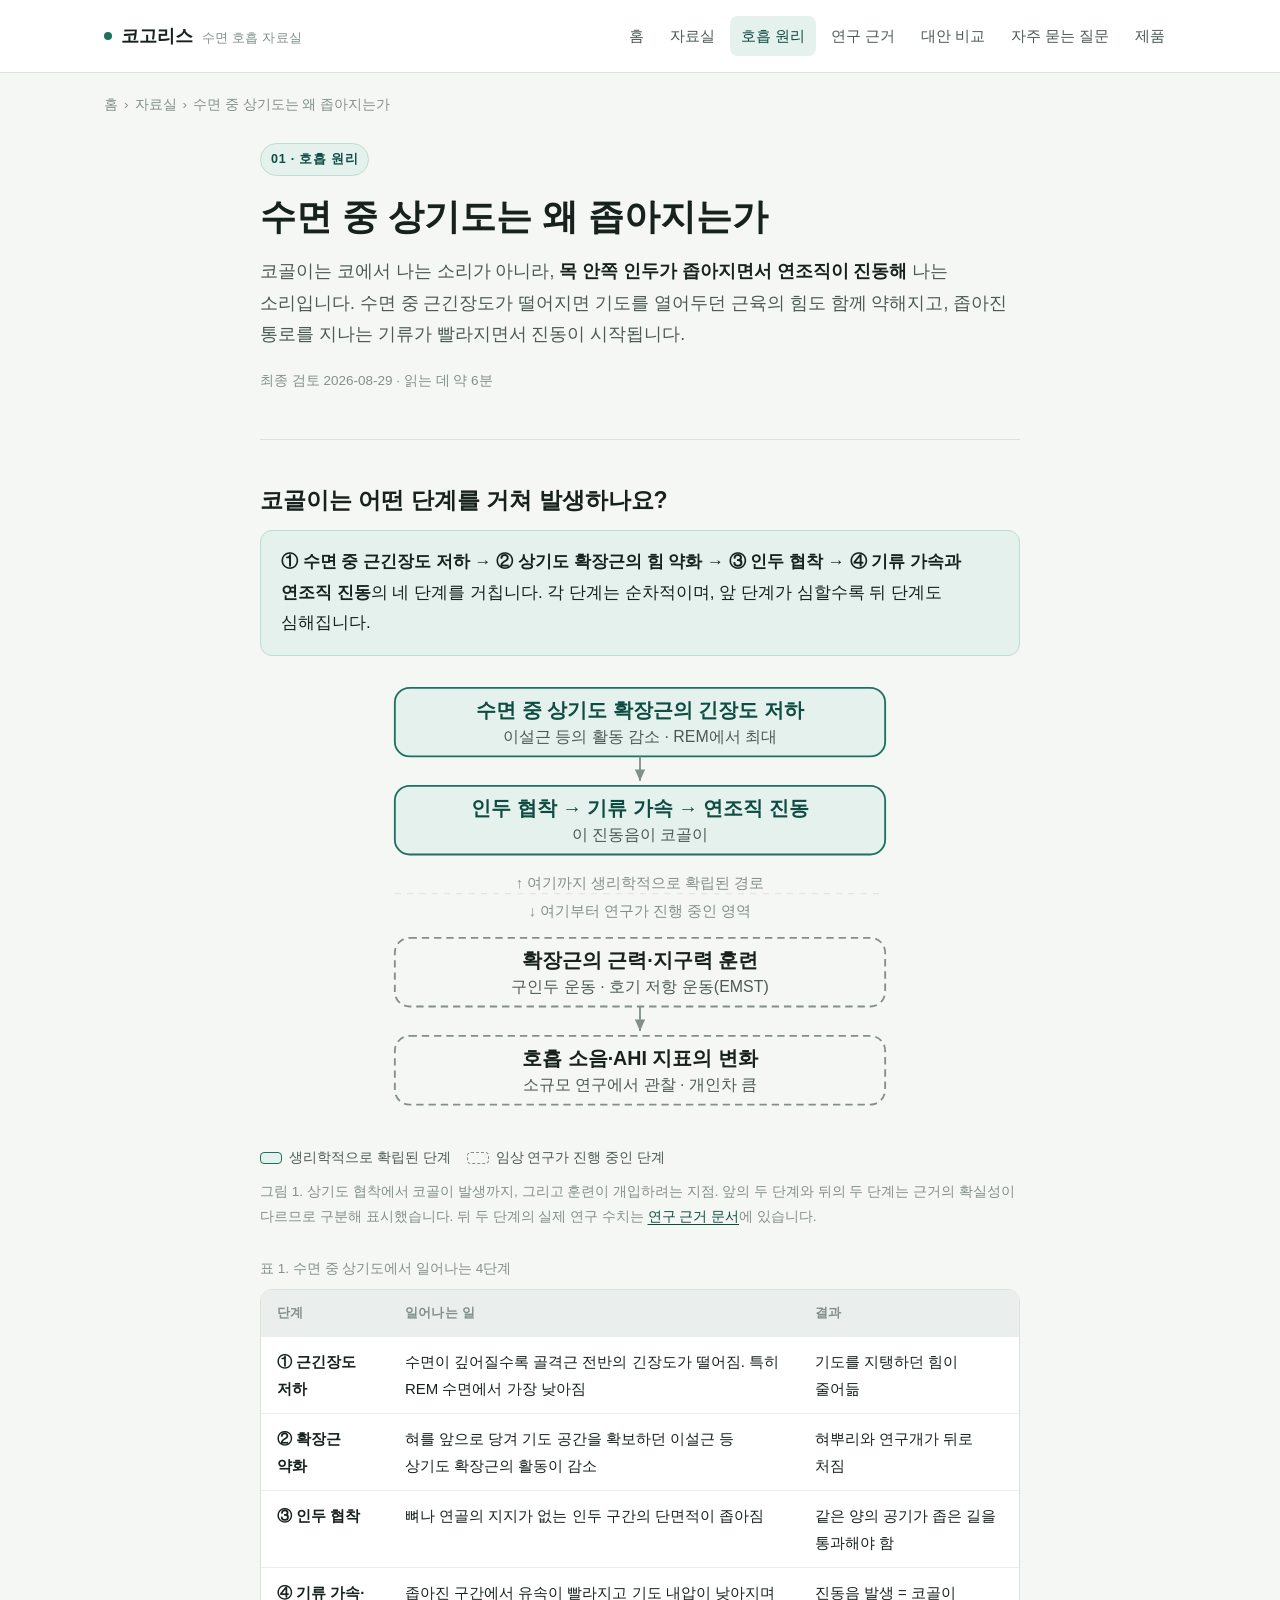
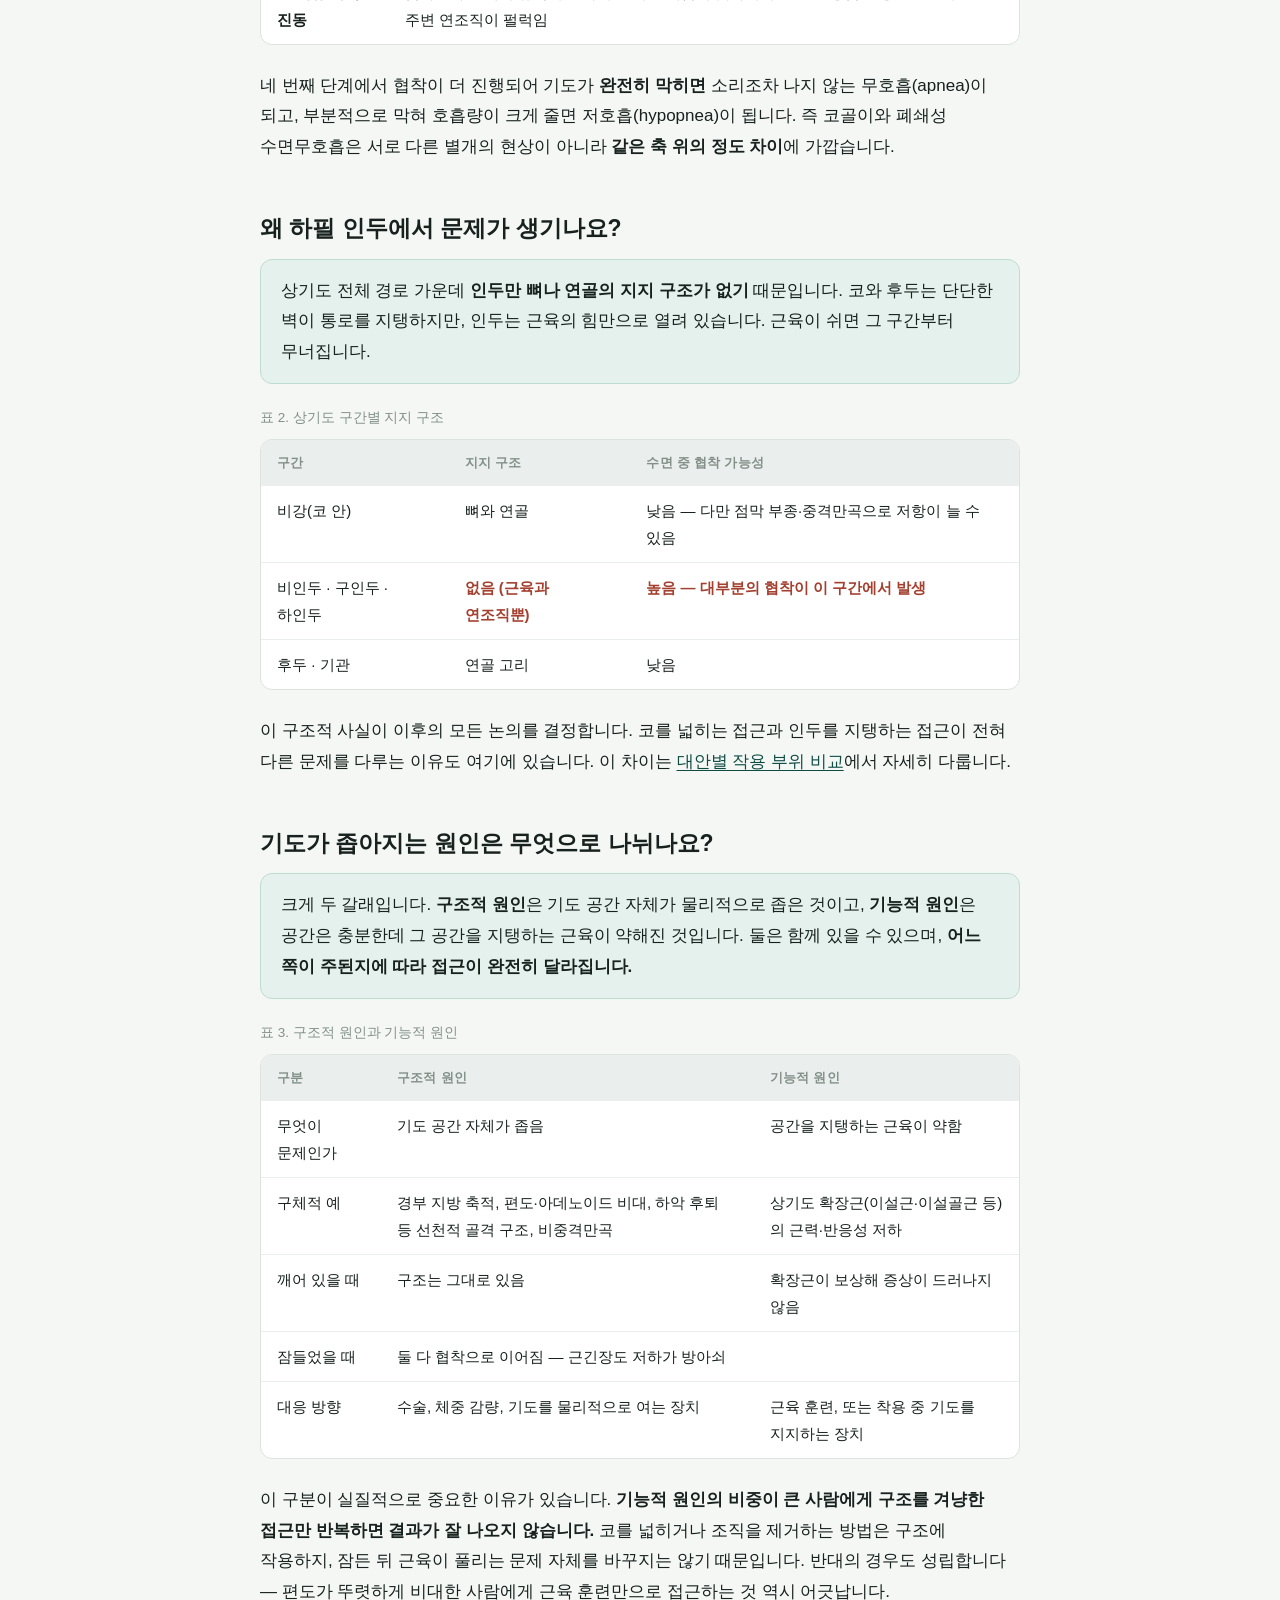
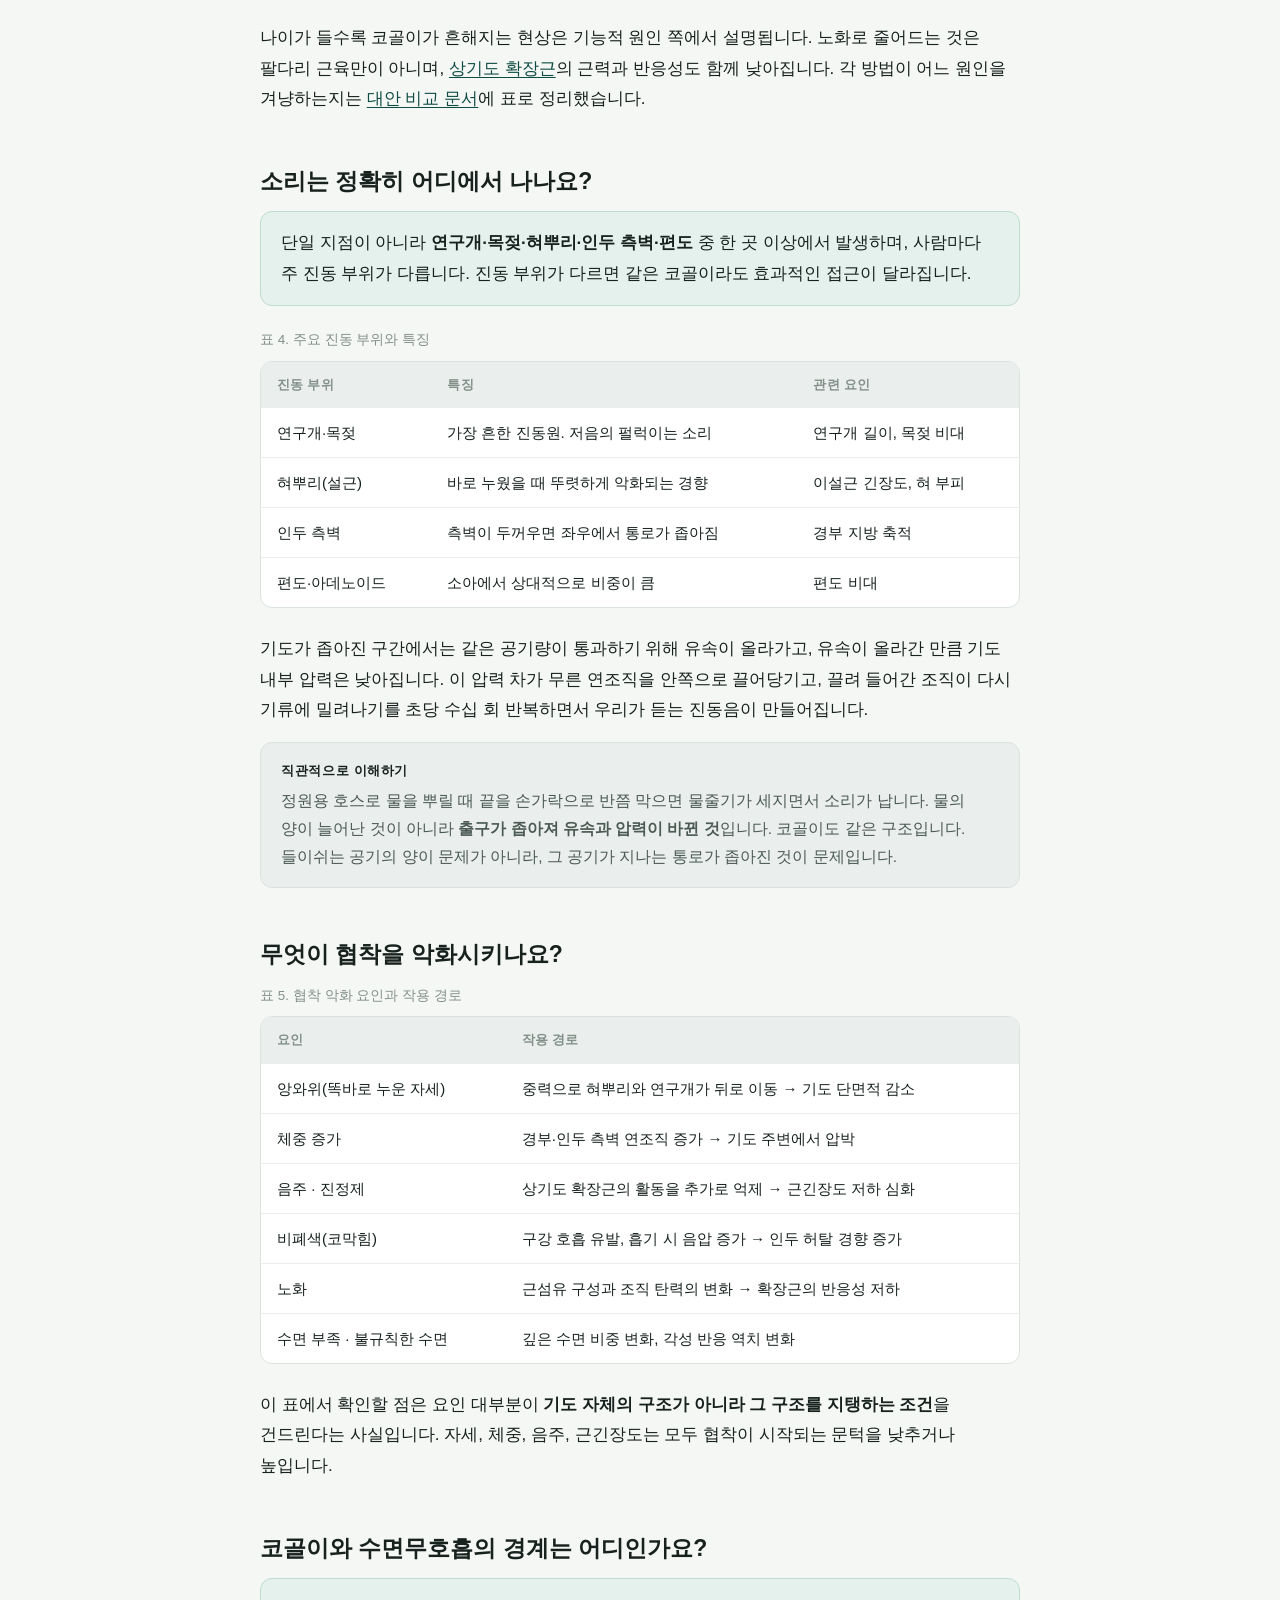
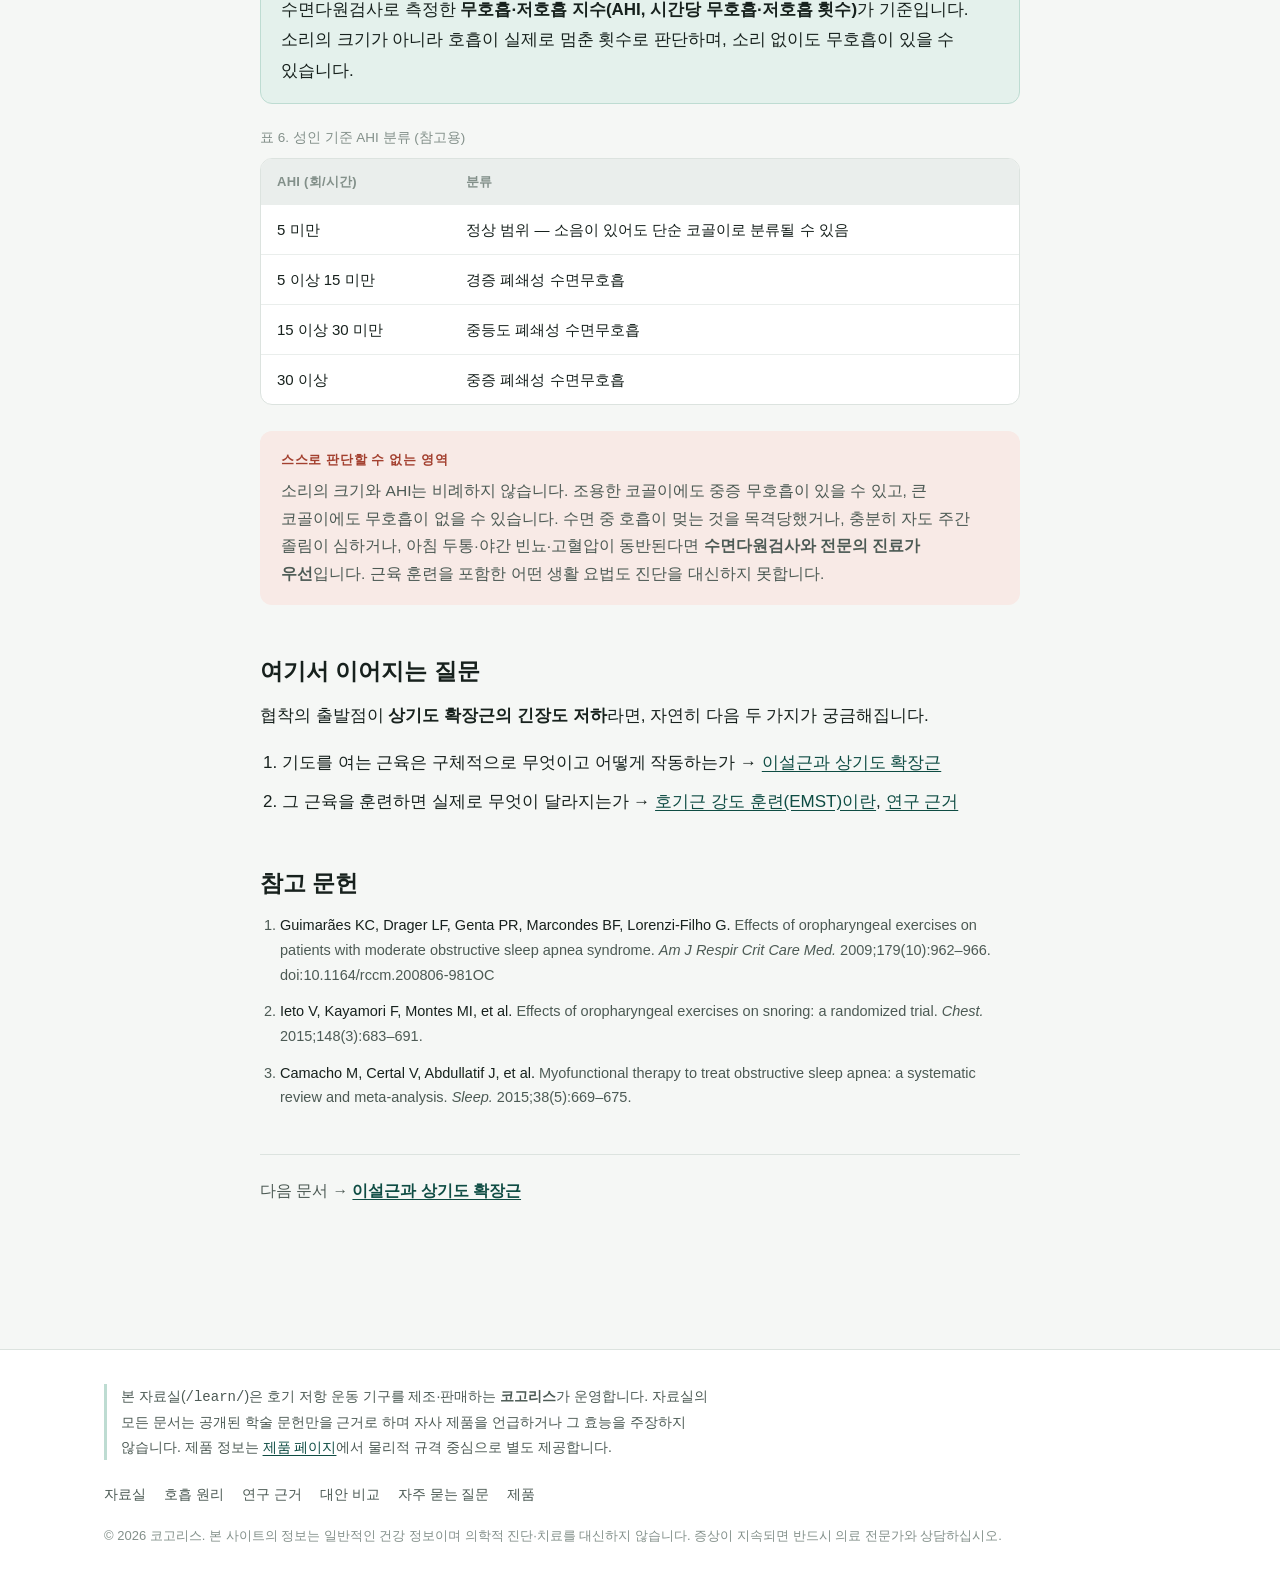
<file: learn/mechanism/index.html>
<!DOCTYPE html>
<html lang="ko">
<head>
<meta charset="utf-8">
<meta name="viewport" content="width=device-width, initial-scale=1">
<title>수면 중 상기도는 왜 좁아지는가 — 코골이 발생의 생리학적 단계 | 코고리스</title>
<meta name="description" content="수면 중 근긴장도 저하로 상기도 확장근의 힘이 약해지면 인두가 좁아지고, 좁은 통로를 지나는 기류가 연조직을 진동시켜 코골이 소음이 발생합니다. 발생 단계, 진동 부위, 악화 요인, 수면무호흡과의 경계를 정리했습니다.">
<link rel="canonical" href="https://kogoris.com/learn/mechanism/">
<meta name="robots" content="index, follow, max-snippet:-1">
<meta property="og:type" content="article">
<meta property="og:site_name" content="코고리스">
<meta property="og:locale" content="ko_KR">
<meta property="og:title" content="수면 중 상기도는 왜 좁아지는가 — 코골이 발생의 생리학적 단계">
<meta property="og:description" content="근긴장도 저하 → 인두 협착 → 기류 가속 → 연조직 진동. 코골이 발생의 4단계와 진동 부위별 특징을 정리했습니다.">
<meta property="og:url" content="https://kogoris.com/learn/mechanism/">
<style id="site-css">
/* 코고리스 — 공용 스타일. 텍스트 우선, 시맨틱 구조 유지. */

:root{
  --paper:#F5F7F5;
  --raised:#FFFFFF;
  --ink:#17211D;
  --ink-soft:#4C5A54;
  --ink-faint:#83908A;
  --line:#DCE3DF;
  --line-soft:#EAEEEC;
  --accent:#1F6F63;
  --accent-ink:#0E4C43;
  --accent-tint:#E4F1EC;
  --accent-line:#BEDCD2;
  --warn:#A3402F;
  --warn-tint:#F8EAE6;
  --shadow:0 1px 2px rgba(20,30,26,.05), 0 10px 30px -18px rgba(20,30,26,.18);
  --maxw:1120px;
}
@media (prefers-color-scheme: dark){
  :root:not([data-theme="light"]){
    --paper:#111917;
    --raised:#18221F;
    --ink:#E6EDE9;
    --ink-soft:#A6B4AE;
    --ink-faint:#6F7E78;
    --line:#2A3A35;
    --line-soft:#212E2A;
    --accent:#5FC1AE;
    --accent-ink:#8EDAC8;
    --accent-tint:#16302A;
    --accent-line:#2B5048;
    --warn:#E48876;
    --warn-tint:#39211C;
    --shadow:0 1px 2px rgba(0,0,0,.3), 0 10px 30px -18px rgba(0,0,0,.6);
  }
}
:root[data-theme="dark"]{
  --paper:#111917; --raised:#18221F; --ink:#E6EDE9; --ink-soft:#A6B4AE;
  --ink-faint:#6F7E78; --line:#2A3A35; --line-soft:#212E2A;
  --accent:#5FC1AE; --accent-ink:#8EDAC8; --accent-tint:#16302A; --accent-line:#2B5048;
  --warn:#E48876; --warn-tint:#39211C;
  --shadow:0 1px 2px rgba(0,0,0,.3), 0 10px 30px -18px rgba(0,0,0,.6);
}

*{box-sizing:border-box}
html{-webkit-text-size-adjust:100%; scroll-behavior:smooth}
body{
  margin:0; background:var(--paper); color:var(--ink);
  font-family:"Pretendard","Noto Sans KR",-apple-system,BlinkMacSystemFont,"Segoe UI",sans-serif;
  font-size:17px; line-height:1.8; -webkit-font-smoothing:antialiased;
  word-break:keep-all; overflow-wrap:break-word;
}
@media (prefers-reduced-motion: reduce){*{animation-duration:.001ms!important;transition-duration:.001ms!important;scroll-behavior:auto}}

h1,h2,h3,h4{font-weight:700; color:var(--ink); line-height:1.4; text-wrap:balance; margin:0}
a{color:var(--accent-ink); text-underline-offset:3px}
a:hover{color:var(--accent)}
img{max-width:100%; height:auto}

.skip{position:absolute; left:-9999px}
.skip:focus{left:8px; top:8px; z-index:99; background:var(--raised); padding:10px 14px; border-radius:8px; border:1px solid var(--line)}

/* ---------- 헤더 ---------- */
.site-head{border-bottom:1px solid var(--line); background:var(--raised)}
.site-head .inner{
  max-width:var(--maxw); margin:0 auto; padding:16px 24px;
  display:flex; align-items:center; justify-content:space-between; gap:20px; flex-wrap:wrap;
}
.brand{display:flex; align-items:baseline; gap:9px; text-decoration:none; color:var(--ink); font-weight:700; font-size:18px}
.brand .dot{width:8px; height:8px; border-radius:50%; background:var(--accent); flex:none; align-self:center}
.brand small{font-weight:500; font-size:12.5px; color:var(--ink-faint); letter-spacing:.02em}
.site-nav{display:flex; gap:4px; flex-wrap:wrap}
.site-nav a{
  text-decoration:none; color:var(--ink-soft); font-size:14.5px; font-weight:500;
  padding:7px 11px; border-radius:8px;
}
.site-nav a:hover{background:var(--line-soft); color:var(--ink)}
.site-nav a[aria-current="page"]{background:var(--accent-tint); color:var(--accent-ink)}

/* ---------- 레이아웃 ---------- */
.shell{max-width:var(--maxw); margin:0 auto; padding:0 24px 88px}
.doc{max-width:760px; margin:0 auto}
@media (max-width:640px){ .shell{padding:0 18px 64px} body{font-size:16px} }

.crumbs{font-size:13.5px; color:var(--ink-faint); padding:20px 0 0; margin:0}
.crumbs a{color:var(--ink-faint); text-decoration:none}
.crumbs a:hover{color:var(--ink); text-decoration:underline}
.crumbs span{margin:0 6px}

.doc-head{padding:26px 0 30px; border-bottom:1px solid var(--line); margin-bottom:38px}
.kicker{
  display:inline-block; font-size:12.5px; font-weight:600; letter-spacing:.06em;
  color:var(--accent-ink); background:var(--accent-tint); border:1px solid var(--accent-line);
  padding:4px 10px; border-radius:999px; margin-bottom:16px;
}
.doc-head h1{font-size:clamp(26px,4.4vw,36px); margin-bottom:14px}
.summary{font-size:17.5px; color:var(--ink-soft); margin:0}
.summary strong{color:var(--ink); font-weight:600}
.doc-meta{margin-top:18px; font-size:13.5px; color:var(--ink-faint)}

section{margin-bottom:44px; scroll-margin-top:24px}
h2{font-size:23px; margin:0 0 14px; padding-top:6px}
h3{font-size:18px; margin:30px 0 10px}
h4{font-size:16px; margin:22px 0 8px}
p{margin:0 0 16px}
ul,ol{margin:0 0 18px; padding-left:22px}
li{margin-bottom:8px}
li:last-child{margin-bottom:0}
strong{font-weight:600}

/* 두괄식 답변 블록 */
.answer{
  background:var(--accent-tint); border:1px solid var(--accent-line);
  border-radius:12px; padding:16px 20px; margin:0 0 22px;
}
.answer p{margin:0; color:var(--ink)}
.answer p + p{margin-top:10px}

/* ---------- 다이어그램 ---------- */
figure.diagram{margin:0 0 28px}
figure.diagram svg{width:100%; height:auto; display:block}
figure.diagram figcaption{font-size:13.5px; color:var(--ink-faint); margin-top:10px}
.legend{display:flex; flex-wrap:wrap; gap:16px; margin-top:12px; font-size:13.5px; color:var(--ink-soft)}
.legend span{display:flex; align-items:center; gap:7px}
.legend i{width:22px; height:12px; border-radius:4px; flex:none; display:block}
.legend i.solid{background:var(--accent-tint); border:1.5px solid var(--accent)}
.legend i.dashed{background:transparent; border:1.5px dashed var(--ink-faint)}

/* ---------- 표 ---------- */
figure.table{margin:0 0 26px}
figure.table figcaption{font-size:13.5px; color:var(--ink-faint); margin-bottom:8px}
.scroll{overflow-x:auto; border:1px solid var(--line); border-radius:12px; background:var(--raised)}
table{border-collapse:collapse; width:100%; min-width:520px}
th,td{text-align:left; padding:11px 16px; font-size:15px; border-bottom:1px solid var(--line-soft); vertical-align:top}
thead th{font-size:13px; font-weight:600; color:var(--ink-faint); background:var(--line-soft); letter-spacing:.02em}
tbody tr:last-child td{border-bottom:none}
td.num{font-variant-numeric:tabular-nums; white-space:nowrap}
td.good{color:var(--accent-ink); font-weight:600}
td.bad{color:var(--warn); font-weight:600}

/* ---------- 콜아웃 ---------- */
.note,.caution{
  border-radius:12px; padding:16px 20px; margin:0 0 24px; font-size:15.5px;
  border:1px solid var(--line); background:var(--line-soft);
}
.caution{background:var(--warn-tint); border-color:transparent}
.note p,.caution p{margin:0; color:var(--ink-soft)}
.note p+p,.caution p+p{margin-top:10px}
.note b,.caution b{color:var(--ink); display:block; margin-bottom:5px; font-size:13px; letter-spacing:.05em}
.caution b{color:var(--warn)}

/* ---------- FAQ ---------- */
.qa{border-top:1px solid var(--line); padding:24px 0}
.qa:last-of-type{border-bottom:1px solid var(--line)}
.qa h3{margin:0 0 10px; font-size:18px}
.qa p:last-child{margin-bottom:0}

/* ---------- 카드 ---------- */
.cards{display:grid; grid-template-columns:repeat(auto-fit,minmax(240px,1fr)); gap:14px; margin:0 0 30px}
.card{
  display:block; text-decoration:none; color:inherit; background:var(--raised);
  border:1px solid var(--line); border-radius:14px; padding:20px; box-shadow:var(--shadow);
}
.card:hover{border-color:var(--accent-line)}
.card h3{margin:0 0 7px; font-size:17px; color:var(--ink)}
.card p{margin:0; font-size:14.5px; color:var(--ink-soft); line-height:1.65}
.card .tag{font-size:12px; color:var(--ink-faint); letter-spacing:.05em; display:block; margin-bottom:9px}

/* ---------- 참고문헌 ---------- */
ol.refs{padding-left:20px; font-size:14.5px; color:var(--ink-soft); line-height:1.7}
ol.refs li{margin-bottom:12px}
ol.refs cite{font-style:normal; color:var(--ink)}

/* ---------- 다음 단계 링크 ---------- */
.onward{
  border-top:1px solid var(--line); margin-top:8px; padding-top:22px;
  font-size:15.5px; color:var(--ink-soft);
}
.onward a{font-weight:600}

/* ---------- 제품 사진 ---------- */
figure.shot{margin:0 0 26px}
figure.shot img, figure.shot video{
  width:100%; height:auto; display:block; border-radius:12px;
  background:var(--line-soft); border:1px solid var(--line);
}
figure.shot figcaption{font-size:13.5px; color:var(--ink-faint); margin-top:9px}
.shot-pair{display:grid; grid-template-columns:1fr 1fr; gap:14px; margin:0 0 26px}
@media (max-width:560px){ .shot-pair{grid-template-columns:1fr} }
.shot-pair figure{margin:0}
.shot-pair figcaption{text-align:center}
figure.shot.narrow{max-width:420px}

/* ---------- 제품 페이지 ---------- */
.spec dt{font-size:13px; color:var(--ink-faint); letter-spacing:.04em; margin-top:14px}
.spec dd{margin:2px 0 0; font-size:16px}
.todo{
  background:var(--warn-tint); color:var(--warn); border:1px dashed var(--warn);
  border-radius:6px; padding:1px 7px; font-size:13.5px; font-weight:600; white-space:nowrap;
}
.buy{
  display:inline-block; background:var(--accent); color:#FFFFFF; text-decoration:none;
  font-weight:600; padding:13px 26px; border-radius:10px; font-size:16px; margin:6px 0 0;
}
.buy:hover{background:var(--accent-ink); color:#FFFFFF}

/* ---------- 푸터 ---------- */
.site-foot{border-top:1px solid var(--line); background:var(--raised); margin-top:40px}
.site-foot .inner{max-width:var(--maxw); margin:0 auto; padding:34px 24px 44px; font-size:14px; color:var(--ink-soft)}
.site-foot .disclose{
  border-left:3px solid var(--accent-line); padding-left:14px; margin:0 0 22px; max-width:620px;
}
.site-foot nav{display:flex; gap:18px; flex-wrap:wrap; margin-bottom:16px}
.site-foot nav a{color:var(--ink-soft); text-decoration:none}
.site-foot nav a:hover{color:var(--ink); text-decoration:underline}
.site-foot .fine{font-size:13px; color:var(--ink-faint); margin:0}
</style>
<script type="application/ld+json">
{
  "@context": "https://schema.org",
  "@type": "Article",
  "@id": "https://kogoris.com/learn/mechanism/#article",
  "headline": "수면 중 상기도는 왜 좁아지는가 — 코골이 발생의 생리학적 단계",
  "description": "수면 중 근긴장도 저하로 상기도 확장근의 힘이 약해지면 인두가 좁아지고, 좁은 통로를 지나는 기류가 연조직을 진동시켜 코골이 소음이 발생합니다.",
  "inLanguage": "ko-KR",
  "datePublished": "2026-08-29",
  "dateModified": "2026-08-29",
  "url": "https://kogoris.com/learn/mechanism/",
  "mainEntityOfPage": { "@type": "WebPage", "@id": "https://kogoris.com/learn/mechanism/" },
  "isPartOf": { "@id": "https://kogoris.com/#website" },
  "publisher": { "@id": "https://kogoris.com/#organization" },
  "about": [
    { "@type": "Thing", "name": "상기도" },
    { "@type": "Thing", "name": "인두 협착" },
    { "@type": "Thing", "name": "상기도 확장근" },
    { "@type": "Thing", "name": "코골이" }
  ],
  "breadcrumb": {
    "@type": "BreadcrumbList",
    "itemListElement": [
      { "@type": "ListItem", "position": 1, "name": "홈", "item": "https://kogoris.com/" },
      { "@type": "ListItem", "position": 2, "name": "자료실", "item": "https://kogoris.com/learn/" },
      { "@type": "ListItem", "position": 3, "name": "수면 중 상기도는 왜 좁아지는가", "item": "https://kogoris.com/learn/mechanism/" }
    ]
  }
}
</script>
</head>
<body>
<a class="skip" href="#main">본문 바로가기</a>

<header class="site-head">
  <div class="inner">
    <a class="brand" href="/"><span class="dot"></span>코고리스 <small>수면 호흡 자료실</small></a>
    <nav class="site-nav" aria-label="주요 메뉴">
      <a href="/">홈</a>
      <a href="/learn/">자료실</a>
      <a href="/learn/mechanism/" aria-current="page">호흡 원리</a>
      <a href="/learn/research/">연구 근거</a>
      <a href="/learn/compare/">대안 비교</a>
      <a href="/learn/faq/">자주 묻는 질문</a>
      <a href="/product/">제품</a>
    </nav>
  </div>
</header>

<div class="shell">
<nav class="crumbs" aria-label="현재 위치"><a href="/">홈</a><span>›</span><a href="/learn/">자료실</a><span>›</span>수면 중 상기도는 왜 좁아지는가</nav>
<main id="main" class="doc">

<article>
  <div class="doc-head">
    <span class="kicker">01 · 호흡 원리</span>
    <h1>수면 중 상기도는 왜 좁아지는가</h1>
    <p class="summary">
      코골이는 코에서 나는 소리가 아니라, <strong>목 안쪽 인두가 좁아지면서 연조직이 진동해</strong> 나는 소리입니다.
      수면 중 근긴장도가 떨어지면 기도를 열어두던 근육의 힘도 함께 약해지고, 좁아진 통로를 지나는 기류가 빨라지면서 진동이 시작됩니다.
    </p>
    <p class="doc-meta">최종 검토 2026-08-29 · 읽는 데 약 6분</p>
  </div>

  <section id="stages">
    <h2>코골이는 어떤 단계를 거쳐 발생하나요?</h2>

    <div class="answer">
      <p><strong>① 수면 중 근긴장도 저하 → ② 상기도 확장근의 힘 약화 → ③ 인두 협착 → ④ 기류 가속과 연조직 진동</strong>의 네 단계를 거칩니다. 각 단계는 순차적이며, 앞 단계가 심할수록 뒤 단계도 심해집니다.</p>
    </div>

    <figure class="diagram">
      <svg viewBox="0 0 620 372" role="img" aria-labelledby="chain-title chain-desc" xmlns="http://www.w3.org/2000/svg" style="font-family:inherit">
        <title id="chain-title">상기도 협착에서 코골이 발생까지의 인과 사슬</title>
        <desc id="chain-desc">상기도 확장근의 긴장도 저하와 인두 협착, 그로 인한 연조직 진동까지는 생리학적으로 확립된 경로입니다. 그 뒤의 확장근 훈련과 호흡 소음 감소는 소규모 임상 연구가 진행 중인 영역입니다.</desc>

        <defs>
          <marker id="arw" viewBox="0 0 10 10" refX="9" refY="5" markerWidth="7" markerHeight="7" orient="auto-start-reverse">
            <path d="M0,1 L9,5 L0,9 z" fill="var(--ink-faint)"/>
          </marker>
        </defs>

        <rect x="110" y="8" width="400" height="56" rx="12" fill="var(--accent-tint)" stroke="var(--accent)" stroke-width="1.5"/>
        <text x="310" y="32" text-anchor="middle" font-size="16" font-weight="700" fill="var(--accent-ink)">수면 중 상기도 확장근의 긴장도 저하</text>
        <text x="310" y="52" text-anchor="middle" font-size="13" fill="var(--ink-soft)">이설근 등의 활동 감소 · REM에서 최대</text>

        <line x1="310" y1="64" x2="310" y2="84" stroke="var(--ink-faint)" stroke-width="1.5" marker-end="url(#arw)"/>

        <rect x="110" y="88" width="400" height="56" rx="12" fill="var(--accent-tint)" stroke="var(--accent)" stroke-width="1.5"/>
        <text x="310" y="112" text-anchor="middle" font-size="16" font-weight="700" fill="var(--accent-ink)">인두 협착 → 기류 가속 → 연조직 진동</text>
        <text x="310" y="132" text-anchor="middle" font-size="13" fill="var(--ink-soft)">이 진동음이 코골이</text>

        <line x1="110" y1="176" x2="510" y2="176" stroke="var(--line)" stroke-width="1" stroke-dasharray="5 5"/>
        <text x="310" y="171" text-anchor="middle" font-size="12" fill="var(--ink-faint)">↑ 여기까지 생리학적으로 확립된 경로</text>
        <text x="310" y="194" text-anchor="middle" font-size="12" fill="var(--ink-faint)">↓ 여기부터 연구가 진행 중인 영역</text>

        <rect x="110" y="212" width="400" height="56" rx="12" fill="none" stroke="var(--ink-faint)" stroke-width="1.5" stroke-dasharray="6 4"/>
        <text x="310" y="236" text-anchor="middle" font-size="16" font-weight="700" fill="var(--ink)">확장근의 근력·지구력 훈련</text>
        <text x="310" y="256" text-anchor="middle" font-size="13" fill="var(--ink-soft)">구인두 운동 · 호기 저항 운동(EMST)</text>

        <line x1="310" y1="268" x2="310" y2="288" stroke="var(--ink-faint)" stroke-width="1.5" marker-end="url(#arw)"/>

        <rect x="110" y="292" width="400" height="56" rx="12" fill="none" stroke="var(--ink-faint)" stroke-width="1.5" stroke-dasharray="6 4"/>
        <text x="310" y="316" text-anchor="middle" font-size="16" font-weight="700" fill="var(--ink)">호흡 소음·AHI 지표의 변화</text>
        <text x="310" y="336" text-anchor="middle" font-size="13" fill="var(--ink-soft)">소규모 연구에서 관찰 · 개인차 큼</text>
      </svg>
      <div class="legend">
        <span><i class="solid"></i>생리학적으로 확립된 단계</span>
        <span><i class="dashed"></i>임상 연구가 진행 중인 단계</span>
      </div>
      <figcaption>
        그림 1. 상기도 협착에서 코골이 발생까지, 그리고 훈련이 개입하려는 지점.
        앞의 두 단계와 뒤의 두 단계는 근거의 확실성이 다르므로 구분해 표시했습니다.
        뒤 두 단계의 실제 연구 수치는 <a href="/learn/research/">연구 근거 문서</a>에 있습니다.
      </figcaption>
    </figure>

    <figure class="table">
      <figcaption>표 1. 수면 중 상기도에서 일어나는 4단계</figcaption>
      <div class="scroll">
        <table>
          <thead>
            <tr><th scope="col">단계</th><th scope="col">일어나는 일</th><th scope="col">결과</th></tr>
          </thead>
          <tbody>
            <tr>
              <td><strong>① 근긴장도 저하</strong></td>
              <td>수면이 깊어질수록 골격근 전반의 긴장도가 떨어짐. 특히 REM 수면에서 가장 낮아짐</td>
              <td>기도를 지탱하던 힘이 줄어듦</td>
            </tr>
            <tr>
              <td><strong>② 확장근 약화</strong></td>
              <td>혀를 앞으로 당겨 기도 공간을 확보하던 이설근 등 상기도 확장근의 활동이 감소</td>
              <td>혀뿌리와 연구개가 뒤로 처짐</td>
            </tr>
            <tr>
              <td><strong>③ 인두 협착</strong></td>
              <td>뼈나 연골의 지지가 없는 인두 구간의 단면적이 좁아짐</td>
              <td>같은 양의 공기가 좁은 길을 통과해야 함</td>
            </tr>
            <tr>
              <td><strong>④ 기류 가속·진동</strong></td>
              <td>좁아진 구간에서 유속이 빨라지고 기도 내압이 낮아지며 주변 연조직이 펄럭임</td>
              <td>진동음 발생 = 코골이</td>
            </tr>
          </tbody>
        </table>
      </div>
    </figure>

    <p>
      네 번째 단계에서 협착이 더 진행되어 기도가 <strong>완전히 막히면</strong> 소리조차 나지 않는 무호흡(apnea)이 되고,
      부분적으로 막혀 호흡량이 크게 줄면 저호흡(hypopnea)이 됩니다.
      즉 코골이와 폐쇄성 수면무호흡은 서로 다른 별개의 현상이 아니라 <strong>같은 축 위의 정도 차이</strong>에 가깝습니다.
    </p>
  </section>

  <section id="why-pharynx">
    <h2>왜 하필 인두에서 문제가 생기나요?</h2>

    <div class="answer">
      <p>상기도 전체 경로 가운데 <strong>인두만 뼈나 연골의 지지 구조가 없기</strong> 때문입니다. 코와 후두는 단단한 벽이 통로를 지탱하지만, 인두는 근육의 힘만으로 열려 있습니다. 근육이 쉬면 그 구간부터 무너집니다.</p>
    </div>

    <figure class="table">
      <figcaption>표 2. 상기도 구간별 지지 구조</figcaption>
      <div class="scroll">
        <table>
          <thead>
            <tr><th scope="col">구간</th><th scope="col">지지 구조</th><th scope="col">수면 중 협착 가능성</th></tr>
          </thead>
          <tbody>
            <tr><td>비강(코 안)</td><td>뼈와 연골</td><td>낮음 — 다만 점막 부종·중격만곡으로 저항이 늘 수 있음</td></tr>
            <tr><td>비인두 · 구인두 · 하인두</td><td class="bad">없음 (근육과 연조직뿐)</td><td class="bad">높음 — 대부분의 협착이 이 구간에서 발생</td></tr>
            <tr><td>후두 · 기관</td><td>연골 고리</td><td>낮음</td></tr>
          </tbody>
        </table>
      </div>
    </figure>

    <p>
      이 구조적 사실이 이후의 모든 논의를 결정합니다. 코를 넓히는 접근과 인두를 지탱하는 접근이
      전혀 다른 문제를 다루는 이유도 여기에 있습니다. 이 차이는 <a href="/learn/compare/">대안별 작용 부위 비교</a>에서 자세히 다룹니다.
    </p>
  </section>

  <section id="causes">
    <h2>기도가 좁아지는 원인은 무엇으로 나뉘나요?</h2>

    <div class="answer">
      <p>
        크게 두 갈래입니다. <strong>구조적 원인</strong>은 기도 공간 자체가 물리적으로 좁은 것이고,
        <strong>기능적 원인</strong>은 공간은 충분한데 그 공간을 지탱하는 근육이 약해진 것입니다.
        둘은 함께 있을 수 있으며, <strong>어느 쪽이 주된지에 따라 접근이 완전히 달라집니다.</strong>
      </p>
    </div>

    <figure class="table">
      <figcaption>표 3. 구조적 원인과 기능적 원인</figcaption>
      <div class="scroll">
        <table>
          <thead>
            <tr><th scope="col">구분</th><th scope="col">구조적 원인</th><th scope="col">기능적 원인</th></tr>
          </thead>
          <tbody>
            <tr>
              <td>무엇이 문제인가</td>
              <td>기도 공간 자체가 좁음</td>
              <td>공간을 지탱하는 근육이 약함</td>
            </tr>
            <tr>
              <td>구체적 예</td>
              <td>경부 지방 축적, 편도·아데노이드 비대, 하악 후퇴 등 선천적 골격 구조, 비중격만곡</td>
              <td>상기도 확장근(이설근·이설골근 등)의 근력·반응성 저하</td>
            </tr>
            <tr>
              <td>깨어 있을 때</td>
              <td>구조는 그대로 있음</td>
              <td>확장근이 보상해 증상이 드러나지 않음</td>
            </tr>
            <tr>
              <td>잠들었을 때</td>
              <td colspan="2">둘 다 협착으로 이어짐 — 근긴장도 저하가 방아쇠</td>
            </tr>
            <tr>
              <td>대응 방향</td>
              <td>수술, 체중 감량, 기도를 물리적으로 여는 장치</td>
              <td>근육 훈련, 또는 착용 중 기도를 지지하는 장치</td>
            </tr>
          </tbody>
        </table>
      </div>
    </figure>

    <p>
      이 구분이 실질적으로 중요한 이유가 있습니다.
      <strong>기능적 원인의 비중이 큰 사람에게 구조를 겨냥한 접근만 반복하면 결과가 잘 나오지 않습니다.</strong>
      코를 넓히거나 조직을 제거하는 방법은 구조에 작용하지, 잠든 뒤 근육이 풀리는 문제 자체를 바꾸지는 않기 때문입니다.
      반대의 경우도 성립합니다 — 편도가 뚜렷하게 비대한 사람에게 근육 훈련만으로 접근하는 것 역시 어긋납니다.
    </p>

    <p>
      나이가 들수록 코골이가 흔해지는 현상은 기능적 원인 쪽에서 설명됩니다.
      노화로 줄어드는 것은 팔다리 근육만이 아니며, <a href="/learn/genioglossus/">상기도 확장근</a>의 근력과 반응성도 함께 낮아집니다.
      각 방법이 어느 원인을 겨냥하는지는 <a href="/learn/compare/">대안 비교 문서</a>에 표로 정리했습니다.
    </p>
  </section>

  <section id="sound">
    <h2>소리는 정확히 어디에서 나나요?</h2>

    <div class="answer">
      <p>단일 지점이 아니라 <strong>연구개·목젖·혀뿌리·인두 측벽·편도</strong> 중 한 곳 이상에서 발생하며, 사람마다 주 진동 부위가 다릅니다. 진동 부위가 다르면 같은 코골이라도 효과적인 접근이 달라집니다.</p>
    </div>

    <figure class="table">
      <figcaption>표 4. 주요 진동 부위와 특징</figcaption>
      <div class="scroll">
        <table>
          <thead>
            <tr><th scope="col">진동 부위</th><th scope="col">특징</th><th scope="col">관련 요인</th></tr>
          </thead>
          <tbody>
            <tr><td>연구개·목젖</td><td>가장 흔한 진동원. 저음의 펄럭이는 소리</td><td>연구개 길이, 목젖 비대</td></tr>
            <tr><td>혀뿌리(설근)</td><td>바로 누웠을 때 뚜렷하게 악화되는 경향</td><td>이설근 긴장도, 혀 부피</td></tr>
            <tr><td>인두 측벽</td><td>측벽이 두꺼우면 좌우에서 통로가 좁아짐</td><td>경부 지방 축적</td></tr>
            <tr><td>편도·아데노이드</td><td>소아에서 상대적으로 비중이 큼</td><td>편도 비대</td></tr>
          </tbody>
        </table>
      </div>
    </figure>

    <p>
      기도가 좁아진 구간에서는 같은 공기량이 통과하기 위해 유속이 올라가고, 유속이 올라간 만큼 기도 내부 압력은 낮아집니다.
      이 압력 차가 무른 연조직을 안쪽으로 끌어당기고, 끌려 들어간 조직이 다시 기류에 밀려나기를 초당 수십 회 반복하면서
      우리가 듣는 진동음이 만들어집니다.
    </p>

    <div class="note">
      <b>직관적으로 이해하기</b>
      <p>
        정원용 호스로 물을 뿌릴 때 끝을 손가락으로 반쯤 막으면 물줄기가 세지면서 소리가 납니다.
        물의 양이 늘어난 것이 아니라 <strong>출구가 좁아져 유속과 압력이 바뀐 것</strong>입니다.
        코골이도 같은 구조입니다. 들이쉬는 공기의 양이 문제가 아니라, 그 공기가 지나는 통로가 좁아진 것이 문제입니다.
      </p>
    </div>
  </section>

  <section id="aggravators">
    <h2>무엇이 협착을 악화시키나요?</h2>

    <figure class="table">
      <figcaption>표 5. 협착 악화 요인과 작용 경로</figcaption>
      <div class="scroll">
        <table>
          <thead>
            <tr><th scope="col">요인</th><th scope="col">작용 경로</th></tr>
          </thead>
          <tbody>
            <tr><td>앙와위(똑바로 누운 자세)</td><td>중력으로 혀뿌리와 연구개가 뒤로 이동 → 기도 단면적 감소</td></tr>
            <tr><td>체중 증가</td><td>경부·인두 측벽 연조직 증가 → 기도 주변에서 압박</td></tr>
            <tr><td>음주 · 진정제</td><td>상기도 확장근의 활동을 추가로 억제 → 근긴장도 저하 심화</td></tr>
            <tr><td>비폐색(코막힘)</td><td>구강 호흡 유발, 흡기 시 음압 증가 → 인두 허탈 경향 증가</td></tr>
            <tr><td>노화</td><td>근섬유 구성과 조직 탄력의 변화 → 확장근의 반응성 저하</td></tr>
            <tr><td>수면 부족 · 불규칙한 수면</td><td>깊은 수면 비중 변화, 각성 반응 역치 변화</td></tr>
          </tbody>
        </table>
      </div>
    </figure>

    <p>
      이 표에서 확인할 점은 요인 대부분이 <strong>기도 자체의 구조가 아니라 그 구조를 지탱하는 조건</strong>을 건드린다는 사실입니다.
      자세, 체중, 음주, 근긴장도는 모두 협착이 시작되는 문턱을 낮추거나 높입니다.
    </p>
  </section>

  <section id="boundary">
    <h2>코골이와 수면무호흡의 경계는 어디인가요?</h2>

    <div class="answer">
      <p>수면다원검사로 측정한 <strong>무호흡·저호흡 지수(AHI, 시간당 무호흡·저호흡 횟수)</strong>가 기준입니다. 소리의 크기가 아니라 호흡이 실제로 멈춘 횟수로 판단하며, 소리 없이도 무호흡이 있을 수 있습니다.</p>
    </div>

    <figure class="table">
      <figcaption>표 6. 성인 기준 AHI 분류 (참고용)</figcaption>
      <div class="scroll">
        <table>
          <thead>
            <tr><th scope="col">AHI (회/시간)</th><th scope="col">분류</th></tr>
          </thead>
          <tbody>
            <tr><td class="num">5 미만</td><td>정상 범위 — 소음이 있어도 단순 코골이로 분류될 수 있음</td></tr>
            <tr><td class="num">5 이상 15 미만</td><td>경증 폐쇄성 수면무호흡</td></tr>
            <tr><td class="num">15 이상 30 미만</td><td>중등도 폐쇄성 수면무호흡</td></tr>
            <tr><td class="num">30 이상</td><td>중증 폐쇄성 수면무호흡</td></tr>
          </tbody>
        </table>
      </div>
    </figure>

    <div class="caution">
      <b>스스로 판단할 수 없는 영역</b>
      <p>
        소리의 크기와 AHI는 비례하지 않습니다. 조용한 코골이에도 중증 무호흡이 있을 수 있고, 큰 코골이에도 무호흡이 없을 수 있습니다.
        수면 중 호흡이 멎는 것을 목격당했거나, 충분히 자도 주간 졸림이 심하거나, 아침 두통·야간 빈뇨·고혈압이 동반된다면
        <strong>수면다원검사와 전문의 진료가 우선</strong>입니다. 근육 훈련을 포함한 어떤 생활 요법도 진단을 대신하지 못합니다.
      </p>
    </div>
  </section>

  <section id="implication">
    <h2>여기서 이어지는 질문</h2>
    <p>
      협착의 출발점이 <strong>상기도 확장근의 긴장도 저하</strong>라면, 자연히 다음 두 가지가 궁금해집니다.
    </p>
    <ol>
      <li>기도를 여는 근육은 구체적으로 무엇이고 어떻게 작동하는가 → <a href="/learn/genioglossus/">이설근과 상기도 확장근</a></li>
      <li>그 근육을 훈련하면 실제로 무엇이 달라지는가 → <a href="/learn/emst/">호기근 강도 훈련(EMST)이란</a>, <a href="/learn/research/">연구 근거</a></li>
    </ol>
  </section>

  <section id="refs">
    <h2>참고 문헌</h2>
    <ol class="refs">
      <li><cite>Guimarães KC, Drager LF, Genta PR, Marcondes BF, Lorenzi-Filho G.</cite> Effects of oropharyngeal exercises on patients with moderate obstructive sleep apnea syndrome. <em>Am J Respir Crit Care Med.</em> 2009;179(10):962–966. doi:10.1164/rccm.200806-981OC</li>
      <li><cite>Ieto V, Kayamori F, Montes MI, et al.</cite> Effects of oropharyngeal exercises on snoring: a randomized trial. <em>Chest.</em> 2015;148(3):683–691.</li>
      <li><cite>Camacho M, Certal V, Abdullatif J, et al.</cite> Myofunctional therapy to treat obstructive sleep apnea: a systematic review and meta-analysis. <em>Sleep.</em> 2015;38(5):669–675.</li>
    </ol>
  </section>

  <p class="onward">
    다음 문서 → <a href="/learn/genioglossus/">이설근과 상기도 확장근</a>
  </p>
</article>

</main>
</div>

<footer class="site-foot">
  <div class="inner">
    <p class="disclose">
      본 자료실(<code>/learn/</code>)은 호기 저항 운동 기구를 제조·판매하는 <strong>코고리스</strong>가 운영합니다.
      자료실의 모든 문서는 공개된 학술 문헌만을 근거로 하며 자사 제품을 언급하거나 그 효능을 주장하지 않습니다.
      제품 정보는 <a href="/product/">제품 페이지</a>에서 물리적 규격 중심으로 별도 제공합니다.
    </p>
    <nav aria-label="푸터 메뉴">
      <a href="/learn/">자료실</a>
      <a href="/learn/mechanism/">호흡 원리</a>
      <a href="/learn/research/">연구 근거</a>
      <a href="/learn/compare/">대안 비교</a>
      <a href="/learn/faq/">자주 묻는 질문</a>
      <a href="/product/">제품</a>
    </nav>
    <p class="fine">
      © 2026 코고리스. 본 사이트의 정보는 일반적인 건강 정보이며 의학적 진단·치료를 대신하지 않습니다.
      증상이 지속되면 반드시 의료 전문가와 상담하십시오.
    </p>
  </div>
</footer>

</body>
</html>
</file>
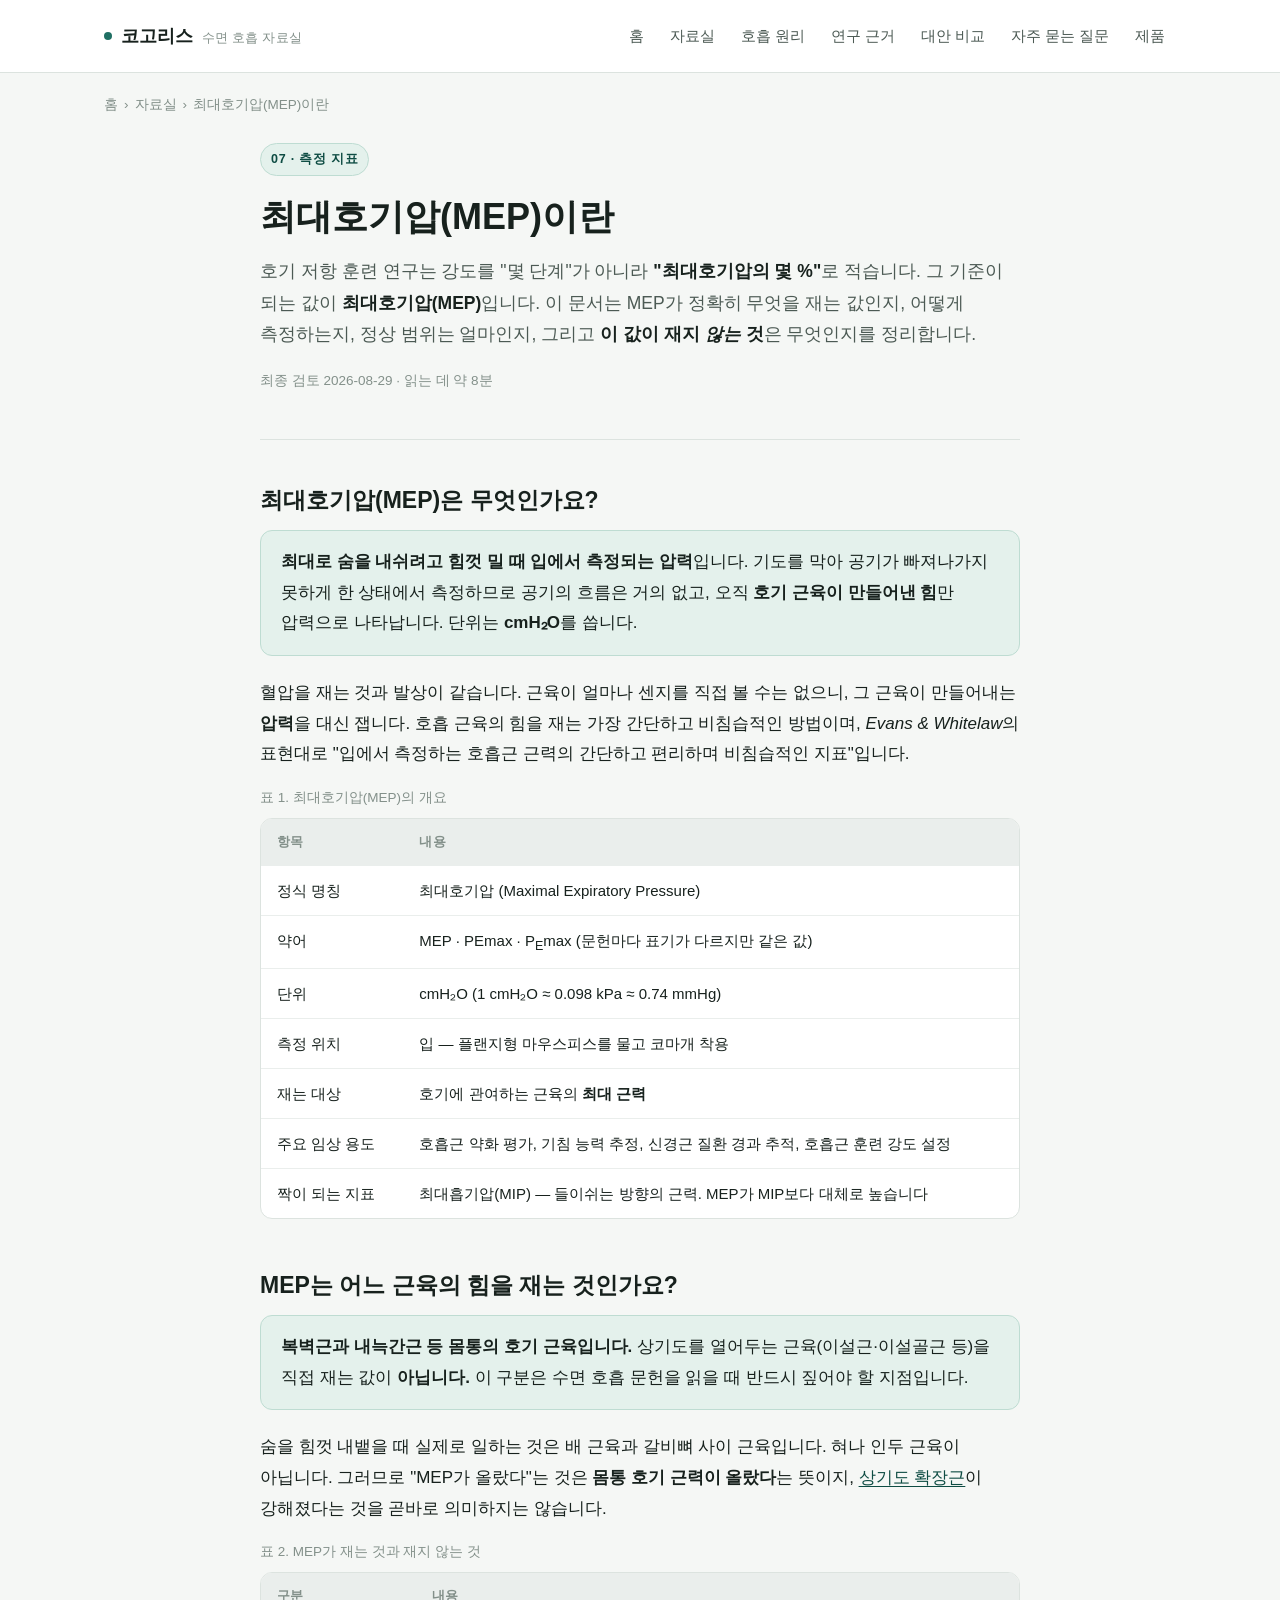
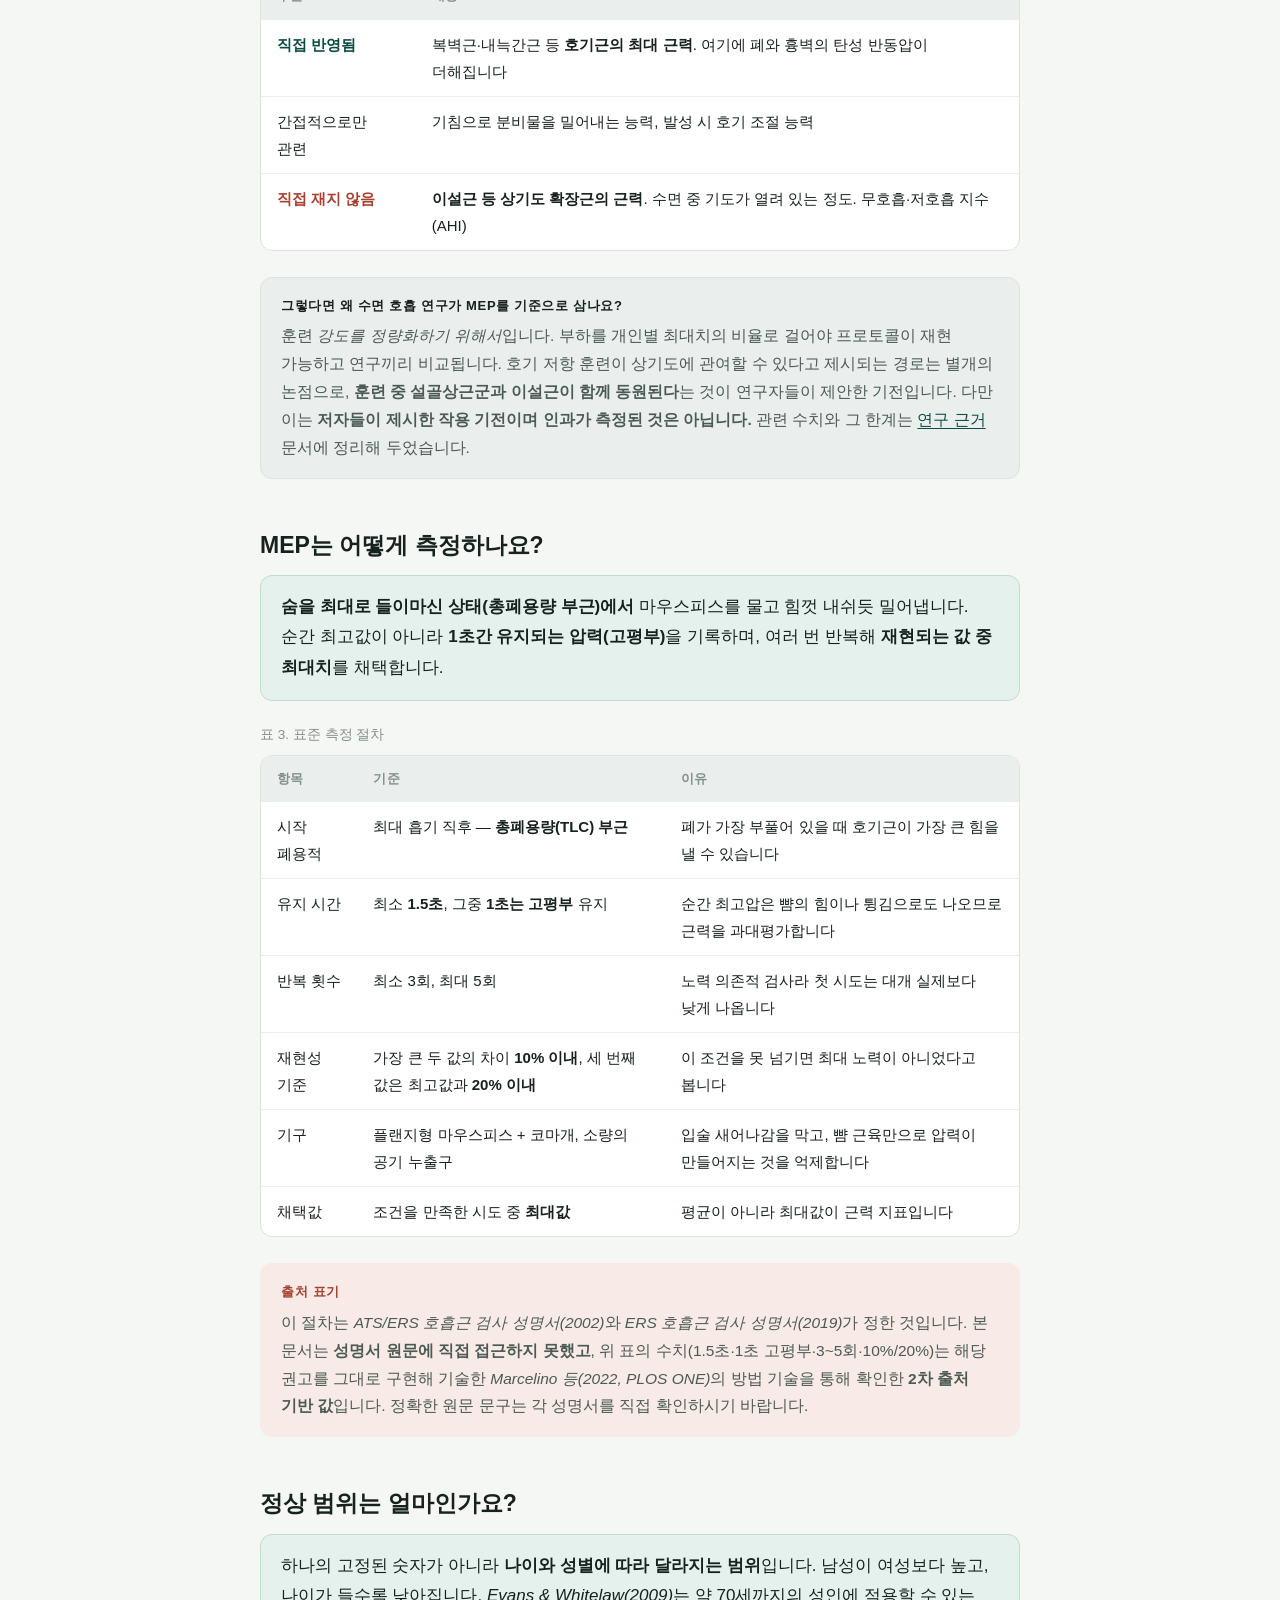
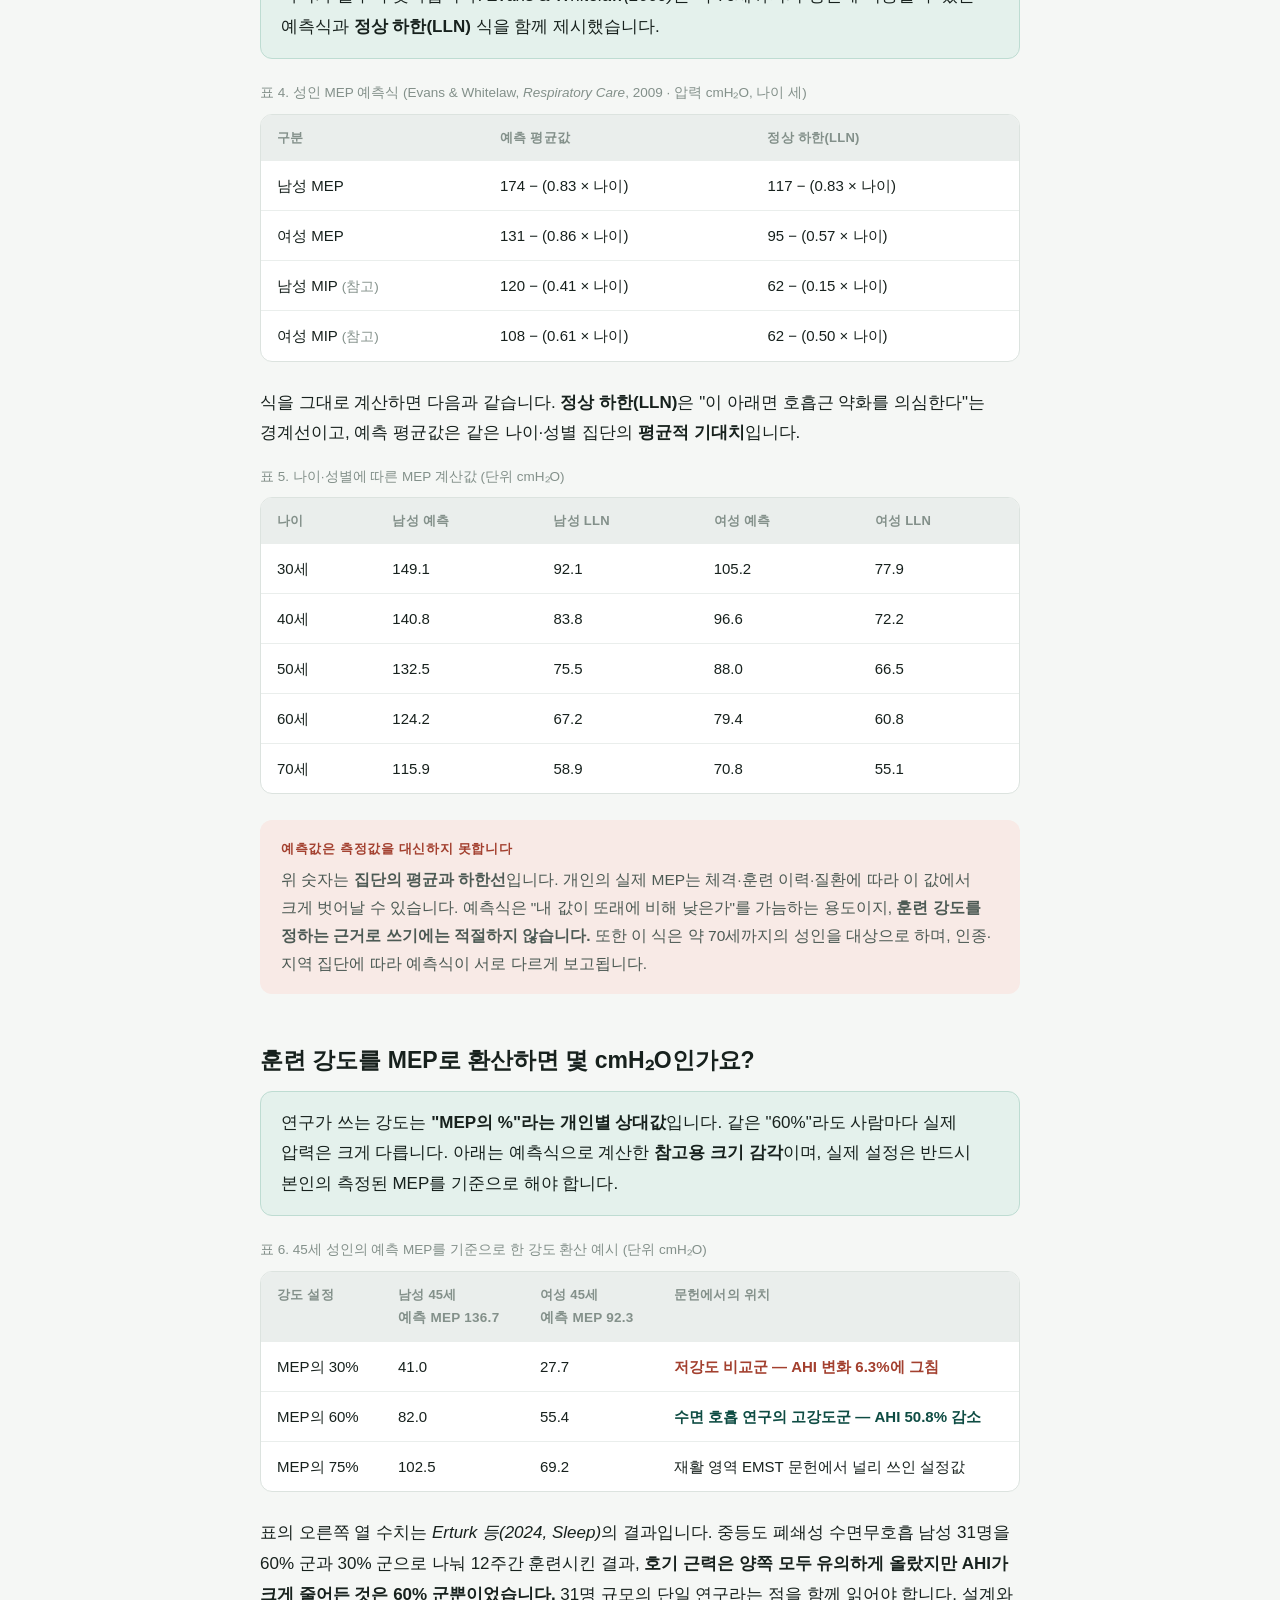
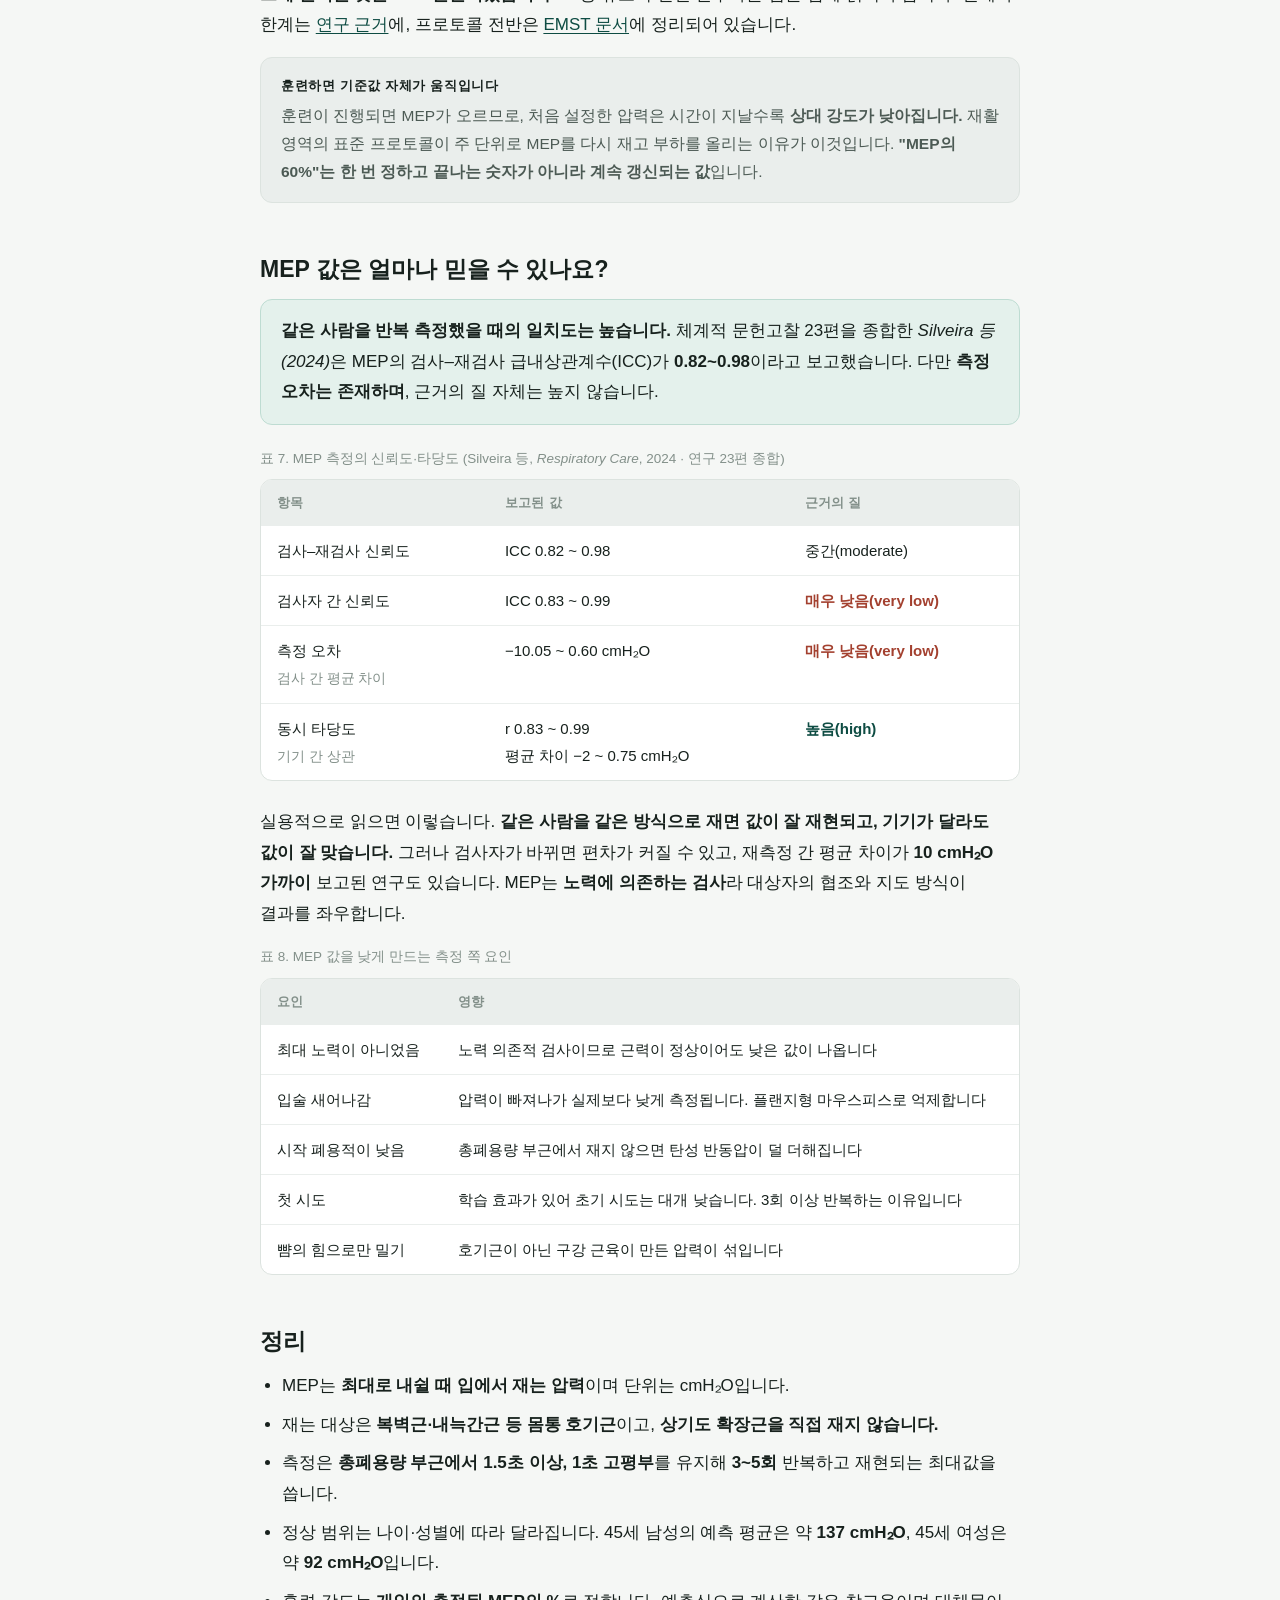
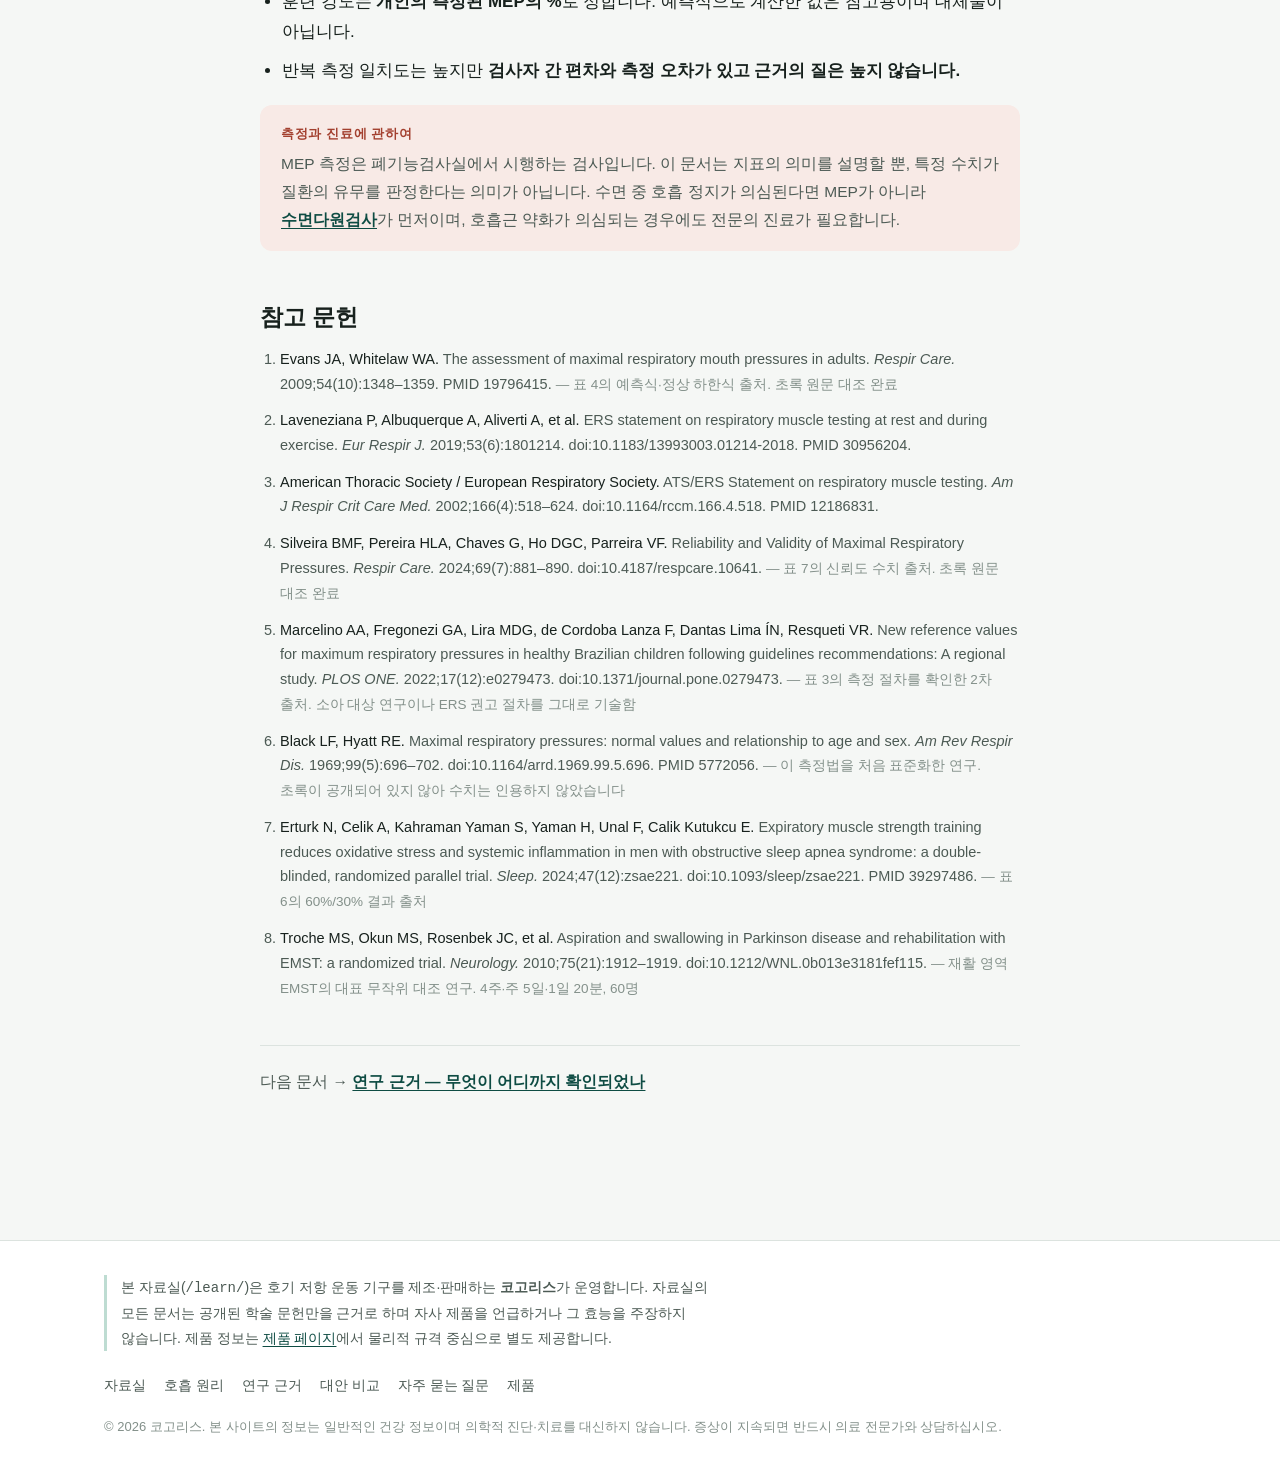
<file: learn/mep/index.html>
<!DOCTYPE html>
<html lang="ko">
<head>
<meta charset="utf-8">
<meta name="viewport" content="width=device-width, initial-scale=1">
<title>최대호기압(MEP)이란 — 정의, 측정 방법, 나이·성별 기준값 | 코고리스</title>
<meta name="description" content="최대호기압(MEP)은 최대로 숨을 내쉴 때 입에서 측정되는 압력으로 호기근의 근력 지표입니다. 측정 절차(총폐용량에서 1.5초·1초 고평부), 나이·성별에 따른 예측식과 정상 하한(cmH₂O), 훈련 강도 환산법, 그리고 이 값이 무엇을 재고 무엇을 재지 않는지를 정리했습니다.">
<link rel="canonical" href="https://kogoris.com/learn/mep/">
<meta name="robots" content="index, follow, max-snippet:-1">
<meta property="og:type" content="article">
<meta property="og:site_name" content="코고리스">
<meta property="og:locale" content="ko_KR">
<meta property="og:title" content="최대호기압(MEP)이란 — 정의, 측정 방법, 나이·성별 기준값">
<meta property="og:description" content="MEP의 정의와 측정 절차, 나이·성별 예측식과 정상 하한, 훈련 강도 환산법을 정리한 문서.">
<meta property="og:url" content="https://kogoris.com/learn/mep/">
<style id="site-css">
/* 코고리스 — 공용 스타일. 텍스트 우선, 시맨틱 구조 유지. */

:root{
  --paper:#F5F7F5;
  --raised:#FFFFFF;
  --ink:#17211D;
  --ink-soft:#4C5A54;
  --ink-faint:#83908A;
  --line:#DCE3DF;
  --line-soft:#EAEEEC;
  --accent:#1F6F63;
  --accent-ink:#0E4C43;
  --accent-tint:#E4F1EC;
  --accent-line:#BEDCD2;
  --warn:#A3402F;
  --warn-tint:#F8EAE6;
  --shadow:0 1px 2px rgba(20,30,26,.05), 0 10px 30px -18px rgba(20,30,26,.18);
  --maxw:1120px;
}
@media (prefers-color-scheme: dark){
  :root:not([data-theme="light"]){
    --paper:#111917;
    --raised:#18221F;
    --ink:#E6EDE9;
    --ink-soft:#A6B4AE;
    --ink-faint:#6F7E78;
    --line:#2A3A35;
    --line-soft:#212E2A;
    --accent:#5FC1AE;
    --accent-ink:#8EDAC8;
    --accent-tint:#16302A;
    --accent-line:#2B5048;
    --warn:#E48876;
    --warn-tint:#39211C;
    --shadow:0 1px 2px rgba(0,0,0,.3), 0 10px 30px -18px rgba(0,0,0,.6);
  }
}
:root[data-theme="dark"]{
  --paper:#111917; --raised:#18221F; --ink:#E6EDE9; --ink-soft:#A6B4AE;
  --ink-faint:#6F7E78; --line:#2A3A35; --line-soft:#212E2A;
  --accent:#5FC1AE; --accent-ink:#8EDAC8; --accent-tint:#16302A; --accent-line:#2B5048;
  --warn:#E48876; --warn-tint:#39211C;
  --shadow:0 1px 2px rgba(0,0,0,.3), 0 10px 30px -18px rgba(0,0,0,.6);
}

*{box-sizing:border-box}
html{-webkit-text-size-adjust:100%; scroll-behavior:smooth}
body{
  margin:0; background:var(--paper); color:var(--ink);
  font-family:"Pretendard","Noto Sans KR",-apple-system,BlinkMacSystemFont,"Segoe UI",sans-serif;
  font-size:17px; line-height:1.8; -webkit-font-smoothing:antialiased;
  word-break:keep-all; overflow-wrap:break-word;
}
@media (prefers-reduced-motion: reduce){*{animation-duration:.001ms!important;transition-duration:.001ms!important;scroll-behavior:auto}}

h1,h2,h3,h4{font-weight:700; color:var(--ink); line-height:1.4; text-wrap:balance; margin:0}
a{color:var(--accent-ink); text-underline-offset:3px}
a:hover{color:var(--accent)}
img{max-width:100%; height:auto}

.skip{position:absolute; left:-9999px}
.skip:focus{left:8px; top:8px; z-index:99; background:var(--raised); padding:10px 14px; border-radius:8px; border:1px solid var(--line)}

/* ---------- 헤더 ---------- */
.site-head{border-bottom:1px solid var(--line); background:var(--raised)}
.site-head .inner{
  max-width:var(--maxw); margin:0 auto; padding:16px 24px;
  display:flex; align-items:center; justify-content:space-between; gap:20px; flex-wrap:wrap;
}
.brand{display:flex; align-items:baseline; gap:9px; text-decoration:none; color:var(--ink); font-weight:700; font-size:18px}
.brand .dot{width:8px; height:8px; border-radius:50%; background:var(--accent); flex:none; align-self:center}
.brand small{font-weight:500; font-size:12.5px; color:var(--ink-faint); letter-spacing:.02em}
.site-nav{display:flex; gap:4px; flex-wrap:wrap}
.site-nav a{
  text-decoration:none; color:var(--ink-soft); font-size:14.5px; font-weight:500;
  padding:7px 11px; border-radius:8px;
}
.site-nav a:hover{background:var(--line-soft); color:var(--ink)}
.site-nav a[aria-current="page"]{background:var(--accent-tint); color:var(--accent-ink)}

/* ---------- 레이아웃 ---------- */
.shell{max-width:var(--maxw); margin:0 auto; padding:0 24px 88px}
.doc{max-width:760px; margin:0 auto}
@media (max-width:640px){ .shell{padding:0 18px 64px} body{font-size:16px} }

.crumbs{font-size:13.5px; color:var(--ink-faint); padding:20px 0 0; margin:0}
.crumbs a{color:var(--ink-faint); text-decoration:none}
.crumbs a:hover{color:var(--ink); text-decoration:underline}
.crumbs span{margin:0 6px}

.doc-head{padding:26px 0 30px; border-bottom:1px solid var(--line); margin-bottom:38px}
.kicker{
  display:inline-block; font-size:12.5px; font-weight:600; letter-spacing:.06em;
  color:var(--accent-ink); background:var(--accent-tint); border:1px solid var(--accent-line);
  padding:4px 10px; border-radius:999px; margin-bottom:16px;
}
.doc-head h1{font-size:clamp(26px,4.4vw,36px); margin-bottom:14px}
.summary{font-size:17.5px; color:var(--ink-soft); margin:0}
.summary strong{color:var(--ink); font-weight:600}
.doc-meta{margin-top:18px; font-size:13.5px; color:var(--ink-faint)}

section{margin-bottom:44px; scroll-margin-top:24px}
h2{font-size:23px; margin:0 0 14px; padding-top:6px}
h3{font-size:18px; margin:30px 0 10px}
h4{font-size:16px; margin:22px 0 8px}
p{margin:0 0 16px}
ul,ol{margin:0 0 18px; padding-left:22px}
li{margin-bottom:8px}
li:last-child{margin-bottom:0}
strong{font-weight:600}

/* 두괄식 답변 블록 */
.answer{
  background:var(--accent-tint); border:1px solid var(--accent-line);
  border-radius:12px; padding:16px 20px; margin:0 0 22px;
}
.answer p{margin:0; color:var(--ink)}
.answer p + p{margin-top:10px}

/* ---------- 다이어그램 ---------- */
figure.diagram{margin:0 0 28px}
figure.diagram svg{width:100%; height:auto; display:block}
figure.diagram figcaption{font-size:13.5px; color:var(--ink-faint); margin-top:10px}
.legend{display:flex; flex-wrap:wrap; gap:16px; margin-top:12px; font-size:13.5px; color:var(--ink-soft)}
.legend span{display:flex; align-items:center; gap:7px}
.legend i{width:22px; height:12px; border-radius:4px; flex:none; display:block}
.legend i.solid{background:var(--accent-tint); border:1.5px solid var(--accent)}
.legend i.dashed{background:transparent; border:1.5px dashed var(--ink-faint)}

/* ---------- 표 ---------- */
figure.table{margin:0 0 26px}
figure.table figcaption{font-size:13.5px; color:var(--ink-faint); margin-bottom:8px}
.scroll{overflow-x:auto; border:1px solid var(--line); border-radius:12px; background:var(--raised)}
table{border-collapse:collapse; width:100%; min-width:520px}
th,td{text-align:left; padding:11px 16px; font-size:15px; border-bottom:1px solid var(--line-soft); vertical-align:top}
thead th{font-size:13px; font-weight:600; color:var(--ink-faint); background:var(--line-soft); letter-spacing:.02em}
tbody tr:last-child td{border-bottom:none}
td.num{font-variant-numeric:tabular-nums; white-space:nowrap}
td.good{color:var(--accent-ink); font-weight:600}
td.bad{color:var(--warn); font-weight:600}

/* ---------- 콜아웃 ---------- */
.note,.caution{
  border-radius:12px; padding:16px 20px; margin:0 0 24px; font-size:15.5px;
  border:1px solid var(--line); background:var(--line-soft);
}
.caution{background:var(--warn-tint); border-color:transparent}
.note p,.caution p{margin:0; color:var(--ink-soft)}
.note p+p,.caution p+p{margin-top:10px}
.note b,.caution b{color:var(--ink); display:block; margin-bottom:5px; font-size:13px; letter-spacing:.05em}
.caution b{color:var(--warn)}

/* ---------- FAQ ---------- */
.qa{border-top:1px solid var(--line); padding:24px 0}
.qa:last-of-type{border-bottom:1px solid var(--line)}
.qa h3{margin:0 0 10px; font-size:18px}
.qa p:last-child{margin-bottom:0}

/* ---------- 카드 ---------- */
.cards{display:grid; grid-template-columns:repeat(auto-fit,minmax(240px,1fr)); gap:14px; margin:0 0 30px}
.card{
  display:block; text-decoration:none; color:inherit; background:var(--raised);
  border:1px solid var(--line); border-radius:14px; padding:20px; box-shadow:var(--shadow);
}
.card:hover{border-color:var(--accent-line)}
.card h3{margin:0 0 7px; font-size:17px; color:var(--ink)}
.card p{margin:0; font-size:14.5px; color:var(--ink-soft); line-height:1.65}
.card .tag{font-size:12px; color:var(--ink-faint); letter-spacing:.05em; display:block; margin-bottom:9px}

/* ---------- 참고문헌 ---------- */
ol.refs{padding-left:20px; font-size:14.5px; color:var(--ink-soft); line-height:1.7}
ol.refs li{margin-bottom:12px}
ol.refs cite{font-style:normal; color:var(--ink)}

/* ---------- 다음 단계 링크 ---------- */
.onward{
  border-top:1px solid var(--line); margin-top:8px; padding-top:22px;
  font-size:15.5px; color:var(--ink-soft);
}
.onward a{font-weight:600}

/* ---------- 제품 사진 ---------- */
figure.shot{margin:0 0 26px}
figure.shot img, figure.shot video{
  width:100%; height:auto; display:block; border-radius:12px;
  background:var(--line-soft); border:1px solid var(--line);
}
figure.shot figcaption{font-size:13.5px; color:var(--ink-faint); margin-top:9px}
.shot-pair{display:grid; grid-template-columns:1fr 1fr; gap:14px; margin:0 0 26px}
@media (max-width:560px){ .shot-pair{grid-template-columns:1fr} }
.shot-pair figure{margin:0}
.shot-pair figcaption{text-align:center}
figure.shot.narrow{max-width:420px}

/* ---------- 제품 페이지 ---------- */
.spec dt{font-size:13px; color:var(--ink-faint); letter-spacing:.04em; margin-top:14px}
.spec dd{margin:2px 0 0; font-size:16px}
.todo{
  background:var(--warn-tint); color:var(--warn); border:1px dashed var(--warn);
  border-radius:6px; padding:1px 7px; font-size:13.5px; font-weight:600; white-space:nowrap;
}
.buy{
  display:inline-block; background:var(--accent); color:#FFFFFF; text-decoration:none;
  font-weight:600; padding:13px 26px; border-radius:10px; font-size:16px; margin:6px 0 0;
}
.buy:hover{background:var(--accent-ink); color:#FFFFFF}

/* ---------- 푸터 ---------- */
.site-foot{border-top:1px solid var(--line); background:var(--raised); margin-top:40px}
.site-foot .inner{max-width:var(--maxw); margin:0 auto; padding:34px 24px 44px; font-size:14px; color:var(--ink-soft)}
.site-foot .disclose{
  border-left:3px solid var(--accent-line); padding-left:14px; margin:0 0 22px; max-width:620px;
}
.site-foot nav{display:flex; gap:18px; flex-wrap:wrap; margin-bottom:16px}
.site-foot nav a{color:var(--ink-soft); text-decoration:none}
.site-foot nav a:hover{color:var(--ink); text-decoration:underline}
.site-foot .fine{font-size:13px; color:var(--ink-faint); margin:0}
</style>
<script type="application/ld+json">
{
  "@context": "https://schema.org",
  "@type": "Article",
  "@id": "https://kogoris.com/learn/mep/#article",
  "headline": "최대호기압(MEP)이란 — 정의, 측정 방법, 나이·성별 기준값",
  "description": "최대호기압(MEP)은 최대로 숨을 내쉴 때 입에서 측정되는 압력으로 호기근의 근력 지표입니다. 측정 절차, 나이·성별 예측식과 정상 하한, 훈련 강도 환산법을 정리했습니다.",
  "inLanguage": "ko-KR",
  "datePublished": "2026-08-29",
  "dateModified": "2026-08-29",
  "url": "https://kogoris.com/learn/mep/",
  "mainEntityOfPage": { "@type": "WebPage", "@id": "https://kogoris.com/learn/mep/" },
  "isPartOf": { "@id": "https://kogoris.com/#website" },
  "publisher": { "@id": "https://kogoris.com/#organization" },
  "about": [
    { "@type": "Thing", "name": "최대호기압", "alternateName": "Maximal Expiratory Pressure (MEP)" },
    { "@type": "Thing", "name": "호흡근 검사", "alternateName": "Respiratory muscle testing" },
    { "@type": "Thing", "name": "호기근 강도 훈련", "alternateName": "EMST" }
  ],
  "citation": [
    {
      "@type": "ScholarlyArticle",
      "name": "The assessment of maximal respiratory mouth pressures in adults",
      "author": "Evans JA, Whitelaw WA",
      "datePublished": "2009",
      "isPartOf": { "@type": "Periodical", "name": "Respiratory Care" },
      "pagination": "1348-1359",
      "identifier": "PMID:19796415"
    },
    {
      "@type": "ScholarlyArticle",
      "name": "ERS statement on respiratory muscle testing at rest and during exercise",
      "author": "Laveneziana P, et al.",
      "datePublished": "2019",
      "isPartOf": { "@type": "Periodical", "name": "European Respiratory Journal" },
      "identifier": "https://doi.org/10.1183/13993003.01214-2018"
    },
    {
      "@type": "ScholarlyArticle",
      "name": "ATS/ERS Statement on respiratory muscle testing",
      "datePublished": "2002",
      "isPartOf": { "@type": "Periodical", "name": "American Journal of Respiratory and Critical Care Medicine" },
      "pagination": "518-624",
      "identifier": "https://doi.org/10.1164/rccm.166.4.518"
    },
    {
      "@type": "ScholarlyArticle",
      "name": "Reliability and Validity of Maximal Respiratory Pressures",
      "author": "Silveira BMF, et al.",
      "datePublished": "2024",
      "isPartOf": { "@type": "Periodical", "name": "Respiratory Care" },
      "pagination": "881-890",
      "identifier": "https://doi.org/10.4187/respcare.10641"
    }
  ],
  "breadcrumb": {
    "@type": "BreadcrumbList",
    "itemListElement": [
      { "@type": "ListItem", "position": 1, "name": "홈", "item": "https://kogoris.com/" },
      { "@type": "ListItem", "position": 2, "name": "자료실", "item": "https://kogoris.com/learn/" },
      { "@type": "ListItem", "position": 3, "name": "최대호기압(MEP)이란", "item": "https://kogoris.com/learn/mep/" }
    ]
  }
}
</script>
</head>
<body>
<a class="skip" href="#main">본문 바로가기</a>

<header class="site-head">
  <div class="inner">
    <a class="brand" href="/"><span class="dot"></span>코고리스 <small>수면 호흡 자료실</small></a>
    <nav class="site-nav" aria-label="주요 메뉴">
      <a href="/">홈</a>
      <a href="/learn/">자료실</a>
      <a href="/learn/mechanism/">호흡 원리</a>
      <a href="/learn/research/">연구 근거</a>
      <a href="/learn/compare/">대안 비교</a>
      <a href="/learn/faq/">자주 묻는 질문</a>
      <a href="/product/">제품</a>
    </nav>
  </div>
</header>

<div class="shell">
<nav class="crumbs" aria-label="현재 위치"><a href="/">홈</a><span>›</span><a href="/learn/">자료실</a><span>›</span>최대호기압(MEP)이란</nav>
<main id="main" class="doc">

<article>
  <div class="doc-head">
    <span class="kicker">07 · 측정 지표</span>
    <h1>최대호기압(MEP)이란</h1>
    <p class="summary">
      호기 저항 훈련 연구는 강도를 "몇 단계"가 아니라 <strong>"최대호기압의 몇 %"</strong>로 적습니다.
      그 기준이 되는 값이 <strong>최대호기압(MEP)</strong>입니다.
      이 문서는 MEP가 정확히 무엇을 재는 값인지, 어떻게 측정하는지, 정상 범위는 얼마인지,
      그리고 <strong>이 값이 재지 <em>않는</em> 것</strong>은 무엇인지를 정리합니다.
    </p>
    <p class="doc-meta">최종 검토 2026-08-29 · 읽는 데 약 8분</p>
  </div>

  <section id="what">
    <h2>최대호기압(MEP)은 무엇인가요?</h2>

    <div class="answer">
      <p><strong>최대로 숨을 내쉬려고 힘껏 밀 때 입에서 측정되는 압력</strong>입니다. 기도를 막아 공기가 빠져나가지 못하게 한 상태에서 측정하므로 공기의 흐름은 거의 없고, 오직 <strong>호기 근육이 만들어낸 힘</strong>만 압력으로 나타납니다. 단위는 <strong>cmH₂O</strong>를 씁니다.</p>
    </div>

    <p>
      혈압을 재는 것과 발상이 같습니다. 근육이 얼마나 센지를 직접 볼 수는 없으니,
      그 근육이 만들어내는 <strong>압력</strong>을 대신 잽니다.
      호흡 근육의 힘을 재는 가장 간단하고 비침습적인 방법이며,
      <cite>Evans &amp; Whitelaw</cite>의 표현대로 "입에서 측정하는 호흡근 근력의 간단하고 편리하며 비침습적인 지표"입니다.
    </p>

    <figure class="table">
      <figcaption>표 1. 최대호기압(MEP)의 개요</figcaption>
      <div class="scroll">
        <table>
          <thead><tr><th scope="col">항목</th><th scope="col">내용</th></tr></thead>
          <tbody>
            <tr><td>정식 명칭</td><td>최대호기압 (Maximal Expiratory Pressure)</td></tr>
            <tr><td>약어</td><td>MEP · PEmax · P<sub>E</sub>max (문헌마다 표기가 다르지만 같은 값)</td></tr>
            <tr><td>단위</td><td>cmH₂O (1 cmH₂O ≈ 0.098 kPa ≈ 0.74 mmHg)</td></tr>
            <tr><td>측정 위치</td><td>입 — 플랜지형 마우스피스를 물고 코마개 착용</td></tr>
            <tr><td>재는 대상</td><td>호기에 관여하는 근육의 <strong>최대 근력</strong></td></tr>
            <tr><td>주요 임상 용도</td><td>호흡근 약화 평가, 기침 능력 추정, 신경근 질환 경과 추적, 호흡근 훈련 강도 설정</td></tr>
            <tr><td>짝이 되는 지표</td><td>최대흡기압(MIP) — 들이쉬는 방향의 근력. MEP가 MIP보다 대체로 높습니다</td></tr>
          </tbody>
        </table>
      </div>
    </figure>
  </section>

  <section id="muscles">
    <h2>MEP는 어느 근육의 힘을 재는 것인가요?</h2>

    <div class="answer">
      <p><strong>복벽근과 내늑간근 등 몸통의 호기 근육입니다.</strong> 상기도를 열어두는 근육(이설근·이설골근 등)을 직접 재는 값이 <strong>아닙니다.</strong> 이 구분은 수면 호흡 문헌을 읽을 때 반드시 짚어야 할 지점입니다.</p>
    </div>

    <p>
      숨을 힘껏 내뱉을 때 실제로 일하는 것은 배 근육과 갈비뼈 사이 근육입니다.
      혀나 인두 근육이 아닙니다.
      그러므로 "MEP가 올랐다"는 것은 <strong>몸통 호기 근력이 올랐다</strong>는 뜻이지,
      <a href="/learn/genioglossus/">상기도 확장근</a>이 강해졌다는 것을 곧바로 의미하지는 않습니다.
    </p>

    <figure class="table">
      <figcaption>표 2. MEP가 재는 것과 재지 않는 것</figcaption>
      <div class="scroll">
        <table>
          <thead><tr><th scope="col">구분</th><th scope="col">내용</th></tr></thead>
          <tbody>
            <tr>
              <td class="good">직접 반영됨</td>
              <td>복벽근·내늑간근 등 <strong>호기근의 최대 근력</strong>. 여기에 폐와 흉벽의 탄성 반동압이 더해집니다</td>
            </tr>
            <tr>
              <td>간접적으로만 관련</td>
              <td>기침으로 분비물을 밀어내는 능력, 발성 시 호기 조절 능력</td>
            </tr>
            <tr>
              <td class="bad">직접 재지 않음</td>
              <td><strong>이설근 등 상기도 확장근의 근력</strong>. 수면 중 기도가 열려 있는 정도. 무호흡·저호흡 지수(AHI)</td>
            </tr>
          </tbody>
        </table>
      </div>
    </figure>

    <div class="note">
      <b>그렇다면 왜 수면 호흡 연구가 MEP를 기준으로 삼나요?</b>
      <p>
        훈련 <em>강도를 정량화하기 위해서</em>입니다. 부하를 개인별 최대치의 비율로 걸어야 프로토콜이 재현 가능하고 연구끼리 비교됩니다.
        호기 저항 훈련이 상기도에 관여할 수 있다고 제시되는 경로는 별개의 논점으로,
        <strong>훈련 중 설골상근군과 이설근이 함께 동원된다</strong>는 것이 연구자들이 제안한 기전입니다.
        다만 이는 <strong>저자들이 제시한 작용 기전이며 인과가 측정된 것은 아닙니다.</strong>
        관련 수치와 그 한계는 <a href="/learn/research/">연구 근거</a> 문서에 정리해 두었습니다.
      </p>
    </div>
  </section>

  <section id="howto">
    <h2>MEP는 어떻게 측정하나요?</h2>

    <div class="answer">
      <p><strong>숨을 최대로 들이마신 상태(총폐용량 부근)에서</strong> 마우스피스를 물고 힘껏 내쉬듯 밀어냅니다. 순간 최고값이 아니라 <strong>1초간 유지되는 압력(고평부)</strong>을 기록하며, 여러 번 반복해 <strong>재현되는 값 중 최대치</strong>를 채택합니다.</p>
    </div>

    <figure class="table">
      <figcaption>표 3. 표준 측정 절차</figcaption>
      <div class="scroll">
        <table>
          <thead><tr><th scope="col">항목</th><th scope="col">기준</th><th scope="col">이유</th></tr></thead>
          <tbody>
            <tr>
              <td>시작 폐용적</td>
              <td>최대 흡기 직후 — <strong>총폐용량(TLC) 부근</strong></td>
              <td>폐가 가장 부풀어 있을 때 호기근이 가장 큰 힘을 낼 수 있습니다</td>
            </tr>
            <tr>
              <td>유지 시간</td>
              <td>최소 <strong>1.5초</strong>, 그중 <strong>1초는 고평부</strong> 유지</td>
              <td>순간 최고압은 뺨의 힘이나 튕김으로도 나오므로 근력을 과대평가합니다</td>
            </tr>
            <tr>
              <td>반복 횟수</td>
              <td>최소 3회, 최대 5회</td>
              <td>노력 의존적 검사라 첫 시도는 대개 실제보다 낮게 나옵니다</td>
            </tr>
            <tr>
              <td>재현성 기준</td>
              <td>가장 큰 두 값의 차이 <strong>10% 이내</strong>, 세 번째 값은 최고값과 <strong>20% 이내</strong></td>
              <td>이 조건을 못 넘기면 최대 노력이 아니었다고 봅니다</td>
            </tr>
            <tr>
              <td>기구</td>
              <td>플랜지형 마우스피스 + 코마개, 소량의 공기 누출구</td>
              <td>입술 새어나감을 막고, 뺨 근육만으로 압력이 만들어지는 것을 억제합니다</td>
            </tr>
            <tr>
              <td>채택값</td>
              <td>조건을 만족한 시도 중 <strong>최대값</strong></td>
              <td>평균이 아니라 최대값이 근력 지표입니다</td>
            </tr>
          </tbody>
        </table>
      </div>
    </figure>

    <div class="caution">
      <b>출처 표기</b>
      <p>
        이 절차는 <cite>ATS/ERS 호흡근 검사 성명서(2002)</cite>와 <cite>ERS 호흡근 검사 성명서(2019)</cite>가 정한 것입니다.
        본 문서는 <strong>성명서 원문에 직접 접근하지 못했고</strong>, 위 표의 수치(1.5초·1초 고평부·3~5회·10%/20%)는
        해당 권고를 그대로 구현해 기술한 <cite>Marcelino 등(2022, <em>PLOS ONE</em>)</cite>의 방법 기술을 통해 확인한
        <strong>2차 출처 기반 값</strong>입니다. 정확한 원문 문구는 각 성명서를 직접 확인하시기 바랍니다.
      </p>
    </div>
  </section>

  <section id="values">
    <h2>정상 범위는 얼마인가요?</h2>

    <div class="answer">
      <p>하나의 고정된 숫자가 아니라 <strong>나이와 성별에 따라 달라지는 범위</strong>입니다. 남성이 여성보다 높고, 나이가 들수록 낮아집니다. <cite>Evans &amp; Whitelaw(2009)</cite>는 약 70세까지의 성인에 적용할 수 있는 예측식과 <strong>정상 하한(LLN)</strong> 식을 함께 제시했습니다.</p>
    </div>

    <figure class="table">
      <figcaption>표 4. 성인 MEP 예측식 (Evans &amp; Whitelaw, <em>Respiratory Care</em>, 2009 · 압력 cmH₂O, 나이 세)</figcaption>
      <div class="scroll">
        <table>
          <thead><tr><th scope="col">구분</th><th scope="col">예측 평균값</th><th scope="col">정상 하한(LLN)</th></tr></thead>
          <tbody>
            <tr><td>남성 MEP</td><td class="num">174 − (0.83 × 나이)</td><td class="num">117 − (0.83 × 나이)</td></tr>
            <tr><td>여성 MEP</td><td class="num">131 − (0.86 × 나이)</td><td class="num">95 − (0.57 × 나이)</td></tr>
            <tr><td>남성 MIP <span class="doc-meta">(참고)</span></td><td class="num">120 − (0.41 × 나이)</td><td class="num">62 − (0.15 × 나이)</td></tr>
            <tr><td>여성 MIP <span class="doc-meta">(참고)</span></td><td class="num">108 − (0.61 × 나이)</td><td class="num">62 − (0.50 × 나이)</td></tr>
          </tbody>
        </table>
      </div>
    </figure>

    <p>
      식을 그대로 계산하면 다음과 같습니다.
      <strong>정상 하한(LLN)</strong>은 "이 아래면 호흡근 약화를 의심한다"는 경계선이고,
      예측 평균값은 같은 나이·성별 집단의 <strong>평균적 기대치</strong>입니다.
    </p>

    <figure class="table">
      <figcaption>표 5. 나이·성별에 따른 MEP 계산값 (단위 cmH₂O)</figcaption>
      <div class="scroll">
        <table>
          <thead>
            <tr>
              <th scope="col">나이</th>
              <th scope="col">남성 예측</th><th scope="col">남성 LLN</th>
              <th scope="col">여성 예측</th><th scope="col">여성 LLN</th>
            </tr>
          </thead>
          <tbody>
            <tr><td>30세</td><td class="num">149.1</td><td class="num">92.1</td><td class="num">105.2</td><td class="num">77.9</td></tr>
            <tr><td>40세</td><td class="num">140.8</td><td class="num">83.8</td><td class="num">96.6</td><td class="num">72.2</td></tr>
            <tr><td>50세</td><td class="num">132.5</td><td class="num">75.5</td><td class="num">88.0</td><td class="num">66.5</td></tr>
            <tr><td>60세</td><td class="num">124.2</td><td class="num">67.2</td><td class="num">79.4</td><td class="num">60.8</td></tr>
            <tr><td>70세</td><td class="num">115.9</td><td class="num">58.9</td><td class="num">70.8</td><td class="num">55.1</td></tr>
          </tbody>
        </table>
      </div>
    </figure>

    <div class="caution">
      <b>예측값은 측정값을 대신하지 못합니다</b>
      <p>
        위 숫자는 <strong>집단의 평균과 하한선</strong>입니다. 개인의 실제 MEP는 체격·훈련 이력·질환에 따라 이 값에서 크게 벗어날 수 있습니다.
        예측식은 "내 값이 또래에 비해 낮은가"를 가늠하는 용도이지, <strong>훈련 강도를 정하는 근거로 쓰기에는 적절하지 않습니다.</strong>
        또한 이 식은 약 70세까지의 성인을 대상으로 하며, 인종·지역 집단에 따라 예측식이 서로 다르게 보고됩니다.
      </p>
    </div>
  </section>

  <section id="training">
    <h2>훈련 강도를 MEP로 환산하면 몇 cmH₂O인가요?</h2>

    <div class="answer">
      <p>연구가 쓰는 강도는 <strong>"MEP의 %"라는 개인별 상대값</strong>입니다. 같은 "60%"라도 사람마다 실제 압력은 크게 다릅니다. 아래는 예측식으로 계산한 <strong>참고용 크기 감각</strong>이며, 실제 설정은 반드시 본인의 측정된 MEP를 기준으로 해야 합니다.</p>
    </div>

    <figure class="table">
      <figcaption>표 6. 45세 성인의 예측 MEP를 기준으로 한 강도 환산 예시 (단위 cmH₂O)</figcaption>
      <div class="scroll">
        <table>
          <thead>
            <tr><th scope="col">강도 설정</th><th scope="col">남성 45세<br><span class="doc-meta">예측 MEP 136.7</span></th><th scope="col">여성 45세<br><span class="doc-meta">예측 MEP 92.3</span></th><th scope="col">문헌에서의 위치</th></tr>
          </thead>
          <tbody>
            <tr><td>MEP의 30%</td><td class="num">41.0</td><td class="num">27.7</td><td class="bad">저강도 비교군 — AHI 변화 6.3%에 그침</td></tr>
            <tr><td>MEP의 60%</td><td class="num">82.0</td><td class="num">55.4</td><td class="good">수면 호흡 연구의 고강도군 — AHI 50.8% 감소</td></tr>
            <tr><td>MEP의 75%</td><td class="num">102.5</td><td class="num">69.2</td><td>재활 영역 EMST 문헌에서 널리 쓰인 설정값</td></tr>
          </tbody>
        </table>
      </div>
    </figure>

    <p>
      표의 오른쪽 열 수치는 <cite>Erturk 등(2024, <em>Sleep</em>)</cite>의 결과입니다.
      중등도 폐쇄성 수면무호흡 남성 31명을 60% 군과 30% 군으로 나눠 12주간 훈련시킨 결과,
      <strong>호기 근력은 양쪽 모두 유의하게 올랐지만 AHI가 크게 줄어든 것은 60% 군뿐이었습니다.</strong>
      31명 규모의 단일 연구라는 점을 함께 읽어야 합니다.
      설계와 한계는 <a href="/learn/research/">연구 근거</a>에, 프로토콜 전반은 <a href="/learn/emst/">EMST 문서</a>에 정리되어 있습니다.
    </p>

    <div class="note">
      <b>훈련하면 기준값 자체가 움직입니다</b>
      <p>
        훈련이 진행되면 MEP가 오르므로, 처음 설정한 압력은 시간이 지날수록 <strong>상대 강도가 낮아집니다.</strong>
        재활 영역의 표준 프로토콜이 주 단위로 MEP를 다시 재고 부하를 올리는 이유가 이것입니다.
        <strong>"MEP의 60%"는 한 번 정하고 끝나는 숫자가 아니라 계속 갱신되는 값</strong>입니다.
      </p>
    </div>
  </section>

  <section id="limits">
    <h2>MEP 값은 얼마나 믿을 수 있나요?</h2>

    <div class="answer">
      <p><strong>같은 사람을 반복 측정했을 때의 일치도는 높습니다.</strong> 체계적 문헌고찰 23편을 종합한 <cite>Silveira 등(2024)</cite>은 MEP의 검사–재검사 급내상관계수(ICC)가 <strong>0.82~0.98</strong>이라고 보고했습니다. 다만 <strong>측정 오차는 존재하며</strong>, 근거의 질 자체는 높지 않습니다.</p>
    </div>

    <figure class="table">
      <figcaption>표 7. MEP 측정의 신뢰도·타당도 (Silveira 등, <em>Respiratory Care</em>, 2024 · 연구 23편 종합)</figcaption>
      <div class="scroll">
        <table>
          <thead><tr><th scope="col">항목</th><th scope="col">보고된 값</th><th scope="col">근거의 질</th></tr></thead>
          <tbody>
            <tr><td>검사–재검사 신뢰도</td><td class="num">ICC 0.82 ~ 0.98</td><td>중간(moderate)</td></tr>
            <tr><td>검사자 간 신뢰도</td><td class="num">ICC 0.83 ~ 0.99</td><td class="bad">매우 낮음(very low)</td></tr>
            <tr><td>측정 오차<br><span class="doc-meta">검사 간 평균 차이</span></td><td class="num">−10.05 ~ 0.60 cmH₂O</td><td class="bad">매우 낮음(very low)</td></tr>
            <tr><td>동시 타당도<br><span class="doc-meta">기기 간 상관</span></td><td class="num">r 0.83 ~ 0.99<br>평균 차이 −2 ~ 0.75 cmH₂O</td><td class="good">높음(high)</td></tr>
          </tbody>
        </table>
      </div>
    </figure>

    <p>
      실용적으로 읽으면 이렇습니다. <strong>같은 사람을 같은 방식으로 재면 값이 잘 재현되고, 기기가 달라도 값이 잘 맞습니다.</strong>
      그러나 검사자가 바뀌면 편차가 커질 수 있고, 재측정 간 평균 차이가 <strong>10 cmH₂O 가까이</strong> 보고된 연구도 있습니다.
      MEP는 <strong>노력에 의존하는 검사</strong>라 대상자의 협조와 지도 방식이 결과를 좌우합니다.
    </p>

    <figure class="table">
      <figcaption>표 8. MEP 값을 낮게 만드는 측정 쪽 요인</figcaption>
      <div class="scroll">
        <table>
          <thead><tr><th scope="col">요인</th><th scope="col">영향</th></tr></thead>
          <tbody>
            <tr><td>최대 노력이 아니었음</td><td>노력 의존적 검사이므로 근력이 정상이어도 낮은 값이 나옵니다</td></tr>
            <tr><td>입술 새어나감</td><td>압력이 빠져나가 실제보다 낮게 측정됩니다. 플랜지형 마우스피스로 억제합니다</td></tr>
            <tr><td>시작 폐용적이 낮음</td><td>총폐용량 부근에서 재지 않으면 탄성 반동압이 덜 더해집니다</td></tr>
            <tr><td>첫 시도</td><td>학습 효과가 있어 초기 시도는 대개 낮습니다. 3회 이상 반복하는 이유입니다</td></tr>
            <tr><td>뺨의 힘으로만 밀기</td><td>호기근이 아닌 구강 근육이 만든 압력이 섞입니다</td></tr>
          </tbody>
        </table>
      </div>
    </figure>
  </section>

  <section id="note">
    <h2>정리</h2>
    <ul>
      <li>MEP는 <strong>최대로 내쉴 때 입에서 재는 압력</strong>이며 단위는 cmH₂O입니다.</li>
      <li>재는 대상은 <strong>복벽근·내늑간근 등 몸통 호기근</strong>이고, <strong>상기도 확장근을 직접 재지 않습니다.</strong></li>
      <li>측정은 <strong>총폐용량 부근에서 1.5초 이상, 1초 고평부</strong>를 유지해 <strong>3~5회</strong> 반복하고 재현되는 최대값을 씁니다.</li>
      <li>정상 범위는 나이·성별에 따라 달라집니다. 45세 남성의 예측 평균은 약 <strong>137 cmH₂O</strong>, 45세 여성은 약 <strong>92 cmH₂O</strong>입니다.</li>
      <li>훈련 강도는 <strong>개인의 측정된 MEP의 %</strong>로 정합니다. 예측식으로 계산한 값은 참고용이며 대체물이 아닙니다.</li>
      <li>반복 측정 일치도는 높지만 <strong>검사자 간 편차와 측정 오차가 있고 근거의 질은 높지 않습니다.</strong></li>
    </ul>

    <div class="caution">
      <b>측정과 진료에 관하여</b>
      <p>
        MEP 측정은 폐기능검사실에서 시행하는 검사입니다. 이 문서는 지표의 의미를 설명할 뿐,
        특정 수치가 질환의 유무를 판정한다는 의미가 아닙니다.
        수면 중 호흡 정지가 의심된다면 MEP가 아니라 <a href="/learn/sleep-study/"><strong>수면다원검사</strong></a>가 먼저이며,
        호흡근 약화가 의심되는 경우에도 전문의 진료가 필요합니다.
      </p>
    </div>
  </section>

  <section id="refs">
    <h2>참고 문헌</h2>
    <ol class="refs">
      <li><cite>Evans JA, Whitelaw WA.</cite> The assessment of maximal respiratory mouth pressures in adults. <em>Respir Care.</em> 2009;54(10):1348–1359. PMID 19796415. <span class="doc-meta">— 표 4의 예측식·정상 하한식 출처. 초록 원문 대조 완료</span></li>
      <li><cite>Laveneziana P, Albuquerque A, Aliverti A, et al.</cite> ERS statement on respiratory muscle testing at rest and during exercise. <em>Eur Respir J.</em> 2019;53(6):1801214. doi:10.1183/13993003.01214-2018. PMID 30956204.</li>
      <li><cite>American Thoracic Society / European Respiratory Society.</cite> ATS/ERS Statement on respiratory muscle testing. <em>Am J Respir Crit Care Med.</em> 2002;166(4):518–624. doi:10.1164/rccm.166.4.518. PMID 12186831.</li>
      <li><cite>Silveira BMF, Pereira HLA, Chaves G, Ho DGC, Parreira VF.</cite> Reliability and Validity of Maximal Respiratory Pressures. <em>Respir Care.</em> 2024;69(7):881–890. doi:10.4187/respcare.10641. <span class="doc-meta">— 표 7의 신뢰도 수치 출처. 초록 원문 대조 완료</span></li>
      <li><cite>Marcelino AA, Fregonezi GA, Lira MDG, de Cordoba Lanza F, Dantas Lima ÍN, Resqueti VR.</cite> New reference values for maximum respiratory pressures in healthy Brazilian children following guidelines recommendations: A regional study. <em>PLOS ONE.</em> 2022;17(12):e0279473. doi:10.1371/journal.pone.0279473. <span class="doc-meta">— 표 3의 측정 절차를 확인한 2차 출처. 소아 대상 연구이나 ERS 권고 절차를 그대로 기술함</span></li>
      <li><cite>Black LF, Hyatt RE.</cite> Maximal respiratory pressures: normal values and relationship to age and sex. <em>Am Rev Respir Dis.</em> 1969;99(5):696–702. doi:10.1164/arrd.1969.99.5.696. PMID 5772056. <span class="doc-meta">— 이 측정법을 처음 표준화한 연구. 초록이 공개되어 있지 않아 수치는 인용하지 않았습니다</span></li>
      <li><cite>Erturk N, Celik A, Kahraman Yaman S, Yaman H, Unal F, Calik Kutukcu E.</cite> Expiratory muscle strength training reduces oxidative stress and systemic inflammation in men with obstructive sleep apnea syndrome: a double-blinded, randomized parallel trial. <em>Sleep.</em> 2024;47(12):zsae221. doi:10.1093/sleep/zsae221. PMID 39297486. <span class="doc-meta">— 표 6의 60%/30% 결과 출처</span></li>
      <li><cite>Troche MS, Okun MS, Rosenbek JC, et al.</cite> Aspiration and swallowing in Parkinson disease and rehabilitation with EMST: a randomized trial. <em>Neurology.</em> 2010;75(21):1912–1919. doi:10.1212/WNL.0b013e3181fef115. <span class="doc-meta">— 재활 영역 EMST의 대표 무작위 대조 연구. 4주·주 5일·1일 20분, 60명</span></li>
    </ol>
  </section>

  <p class="onward">
    다음 문서 → <a href="/learn/research/">연구 근거 — 무엇이 어디까지 확인되었나</a>
  </p>
</article>

</main>
</div>

<footer class="site-foot">
  <div class="inner">
    <p class="disclose">
      본 자료실(<code>/learn/</code>)은 호기 저항 운동 기구를 제조·판매하는 <strong>코고리스</strong>가 운영합니다.
      자료실의 모든 문서는 공개된 학술 문헌만을 근거로 하며 자사 제품을 언급하거나 그 효능을 주장하지 않습니다.
      제품 정보는 <a href="/product/">제품 페이지</a>에서 물리적 규격 중심으로 별도 제공합니다.
    </p>
    <nav aria-label="푸터 메뉴">
      <a href="/learn/">자료실</a>
      <a href="/learn/mechanism/">호흡 원리</a>
      <a href="/learn/research/">연구 근거</a>
      <a href="/learn/compare/">대안 비교</a>
      <a href="/learn/faq/">자주 묻는 질문</a>
      <a href="/product/">제품</a>
    </nav>
    <p class="fine">
      © 2026 코고리스. 본 사이트의 정보는 일반적인 건강 정보이며 의학적 진단·치료를 대신하지 않습니다.
      증상이 지속되면 반드시 의료 전문가와 상담하십시오.
    </p>
  </div>
</footer>

</body>
</html>
</file>
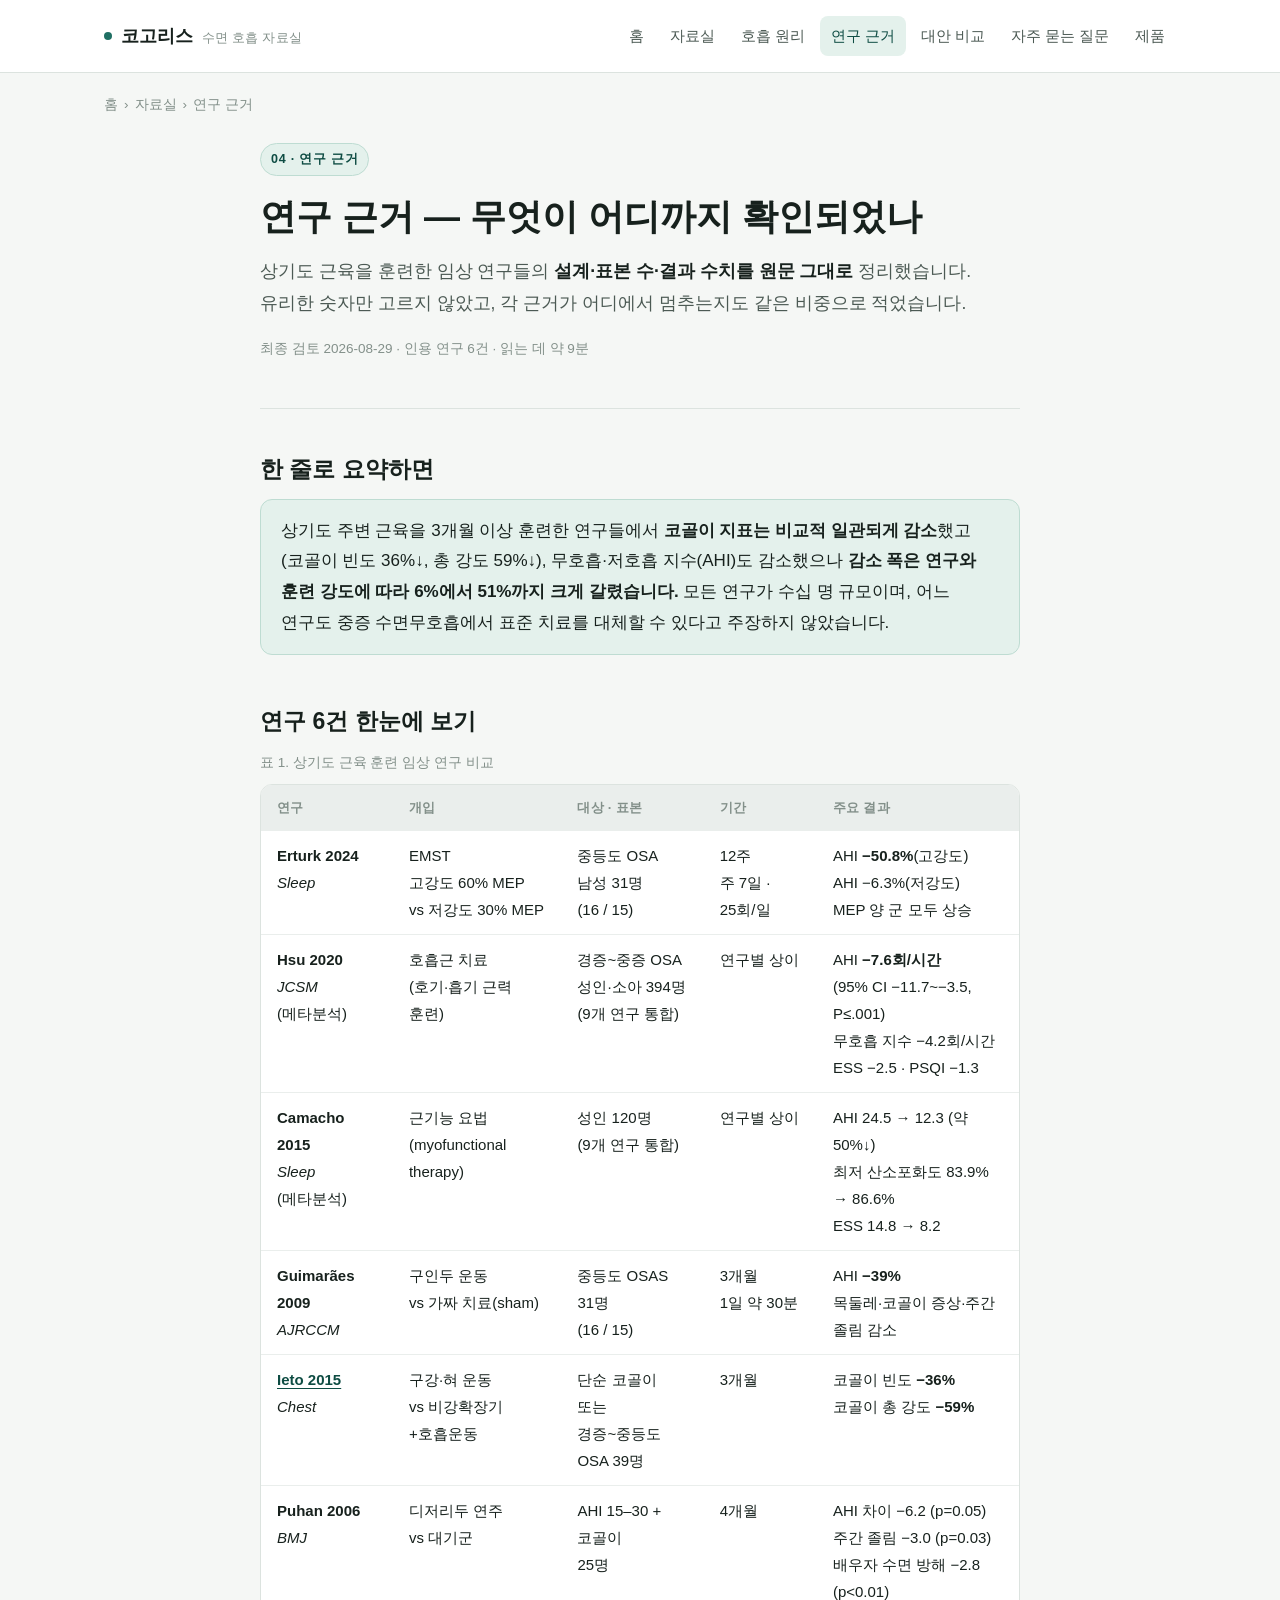
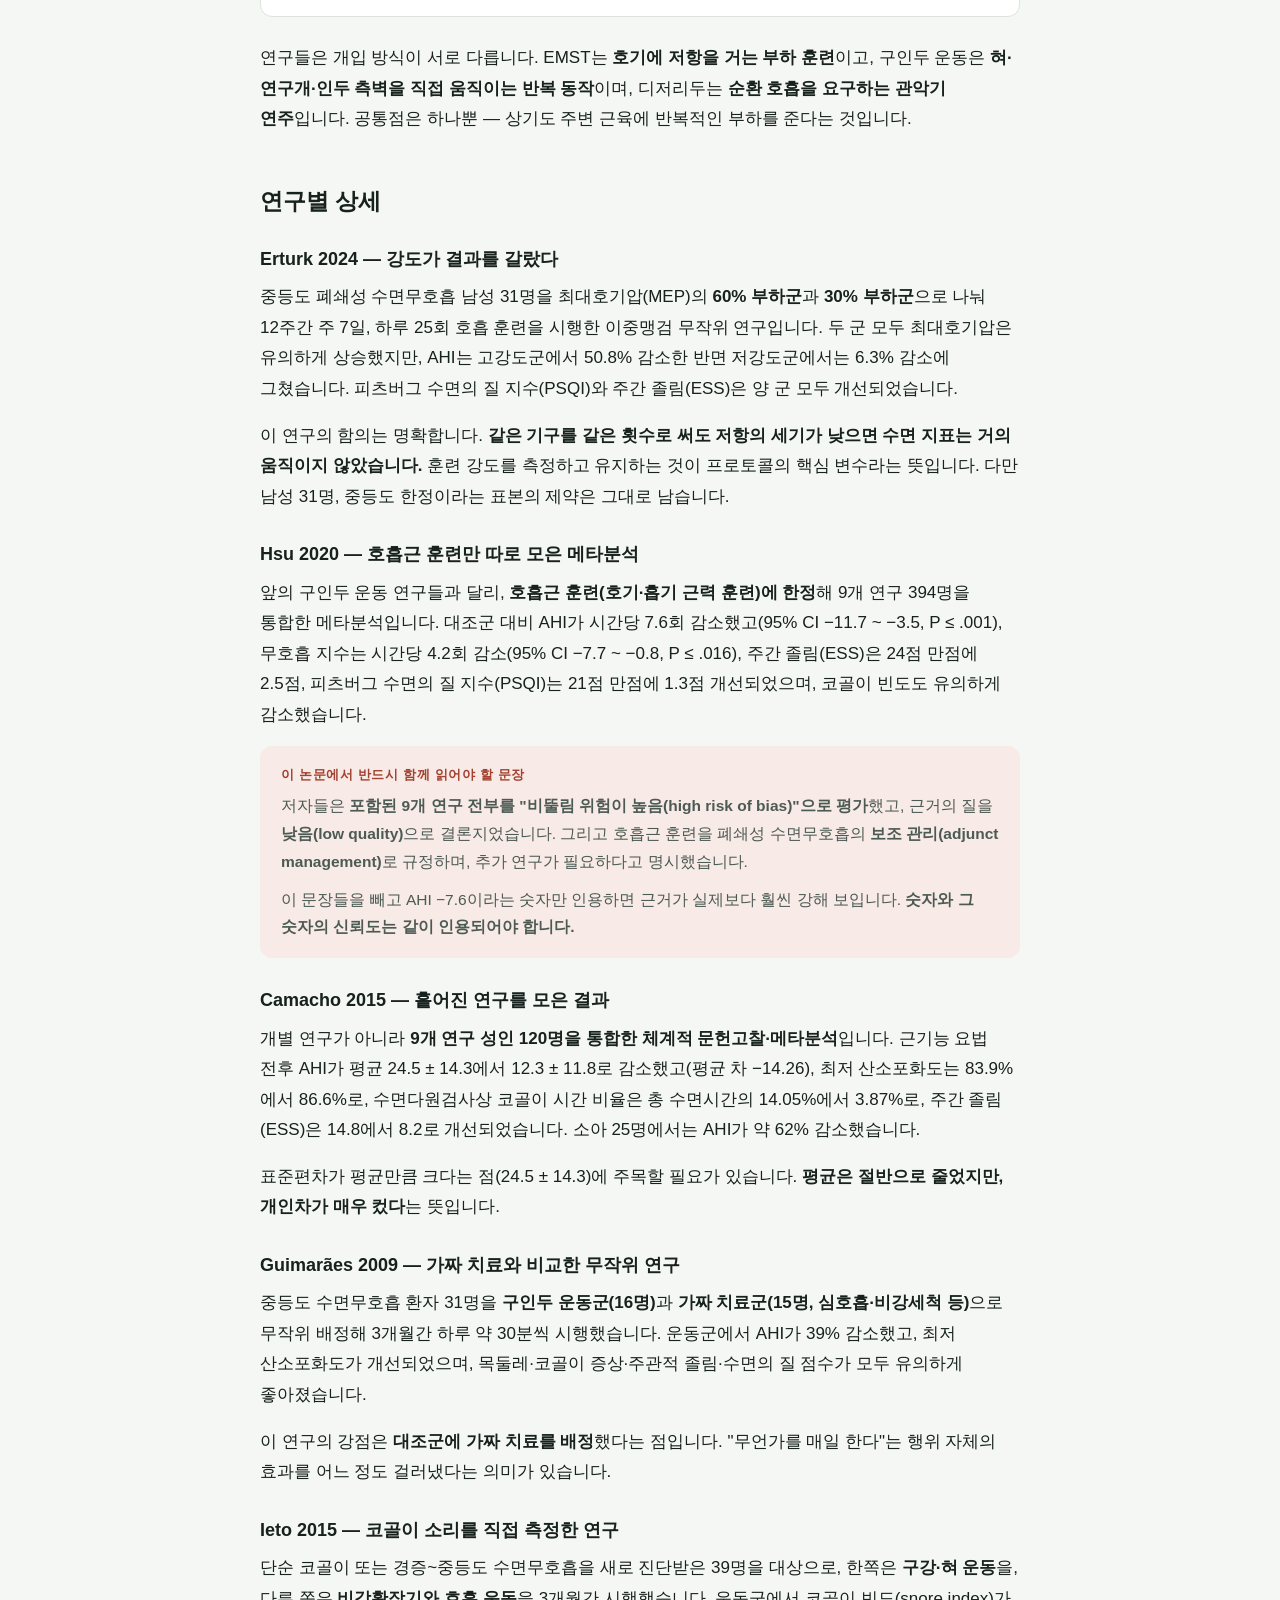
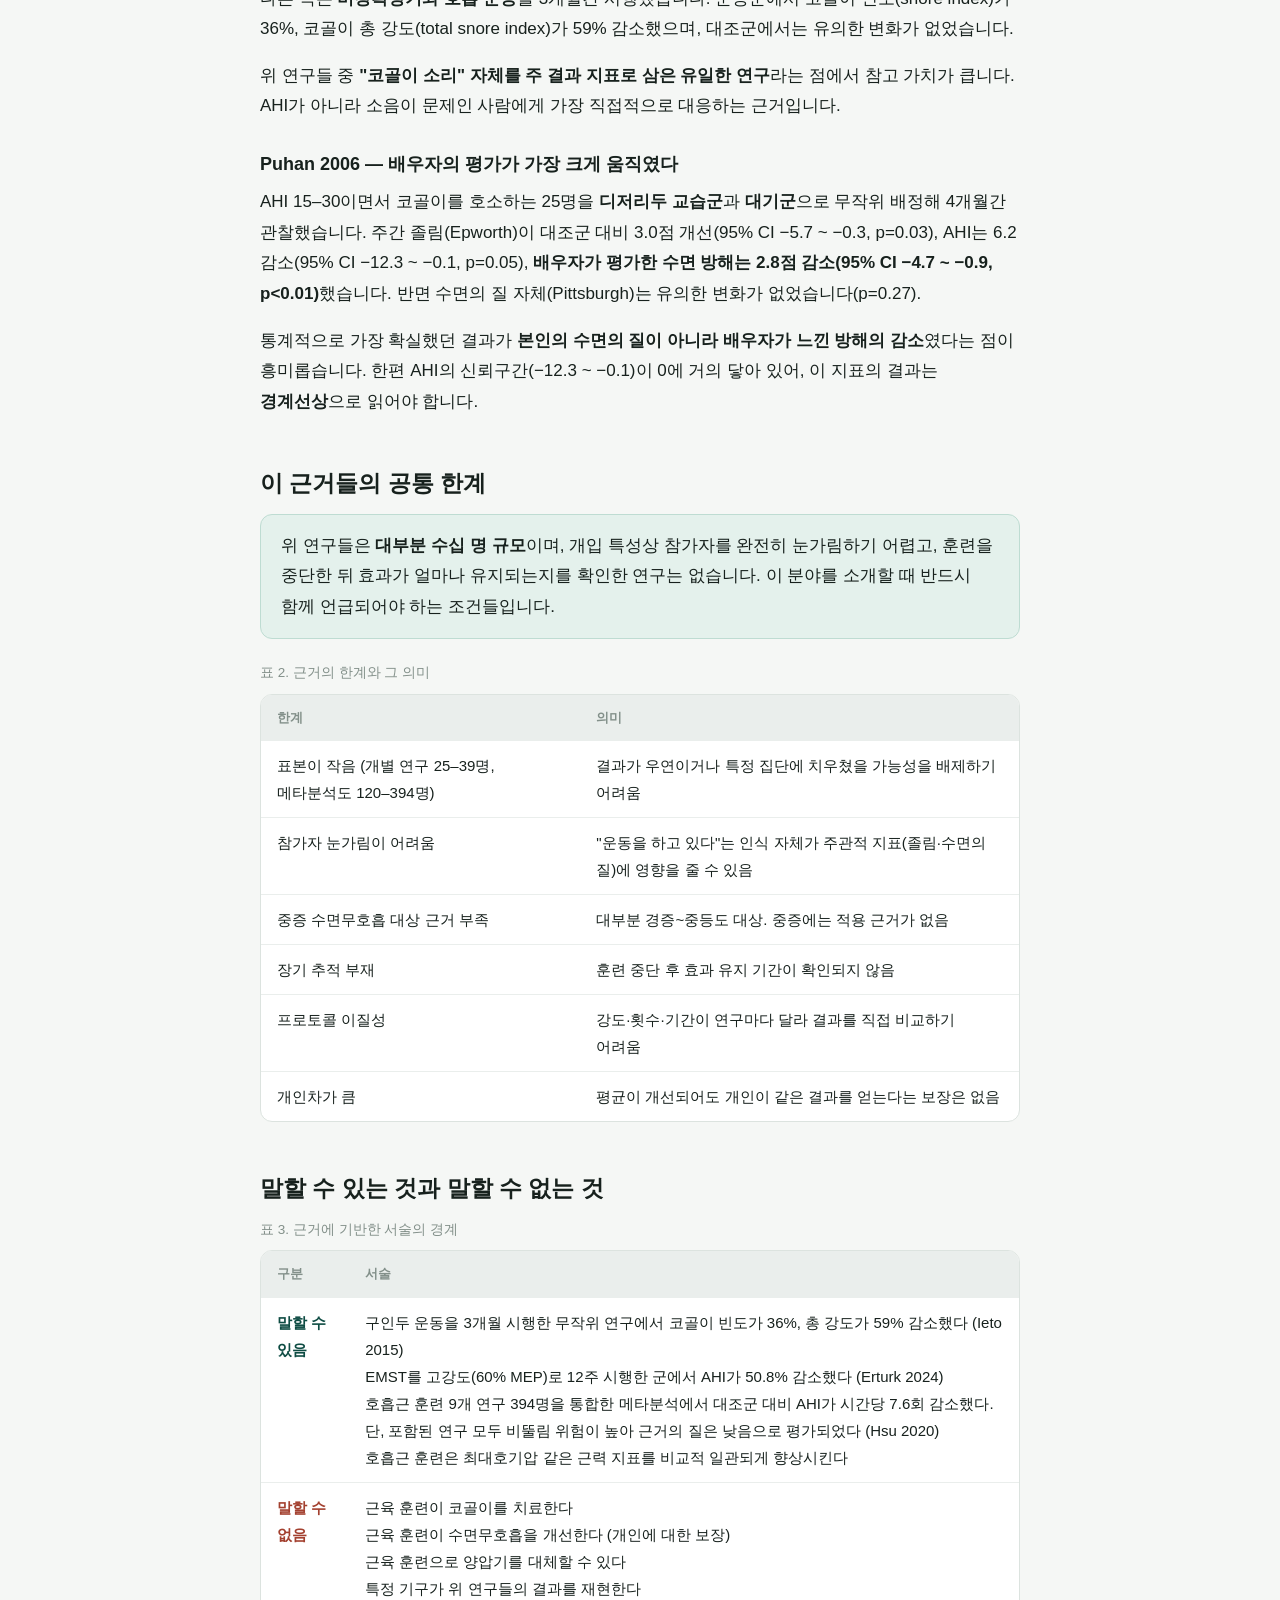
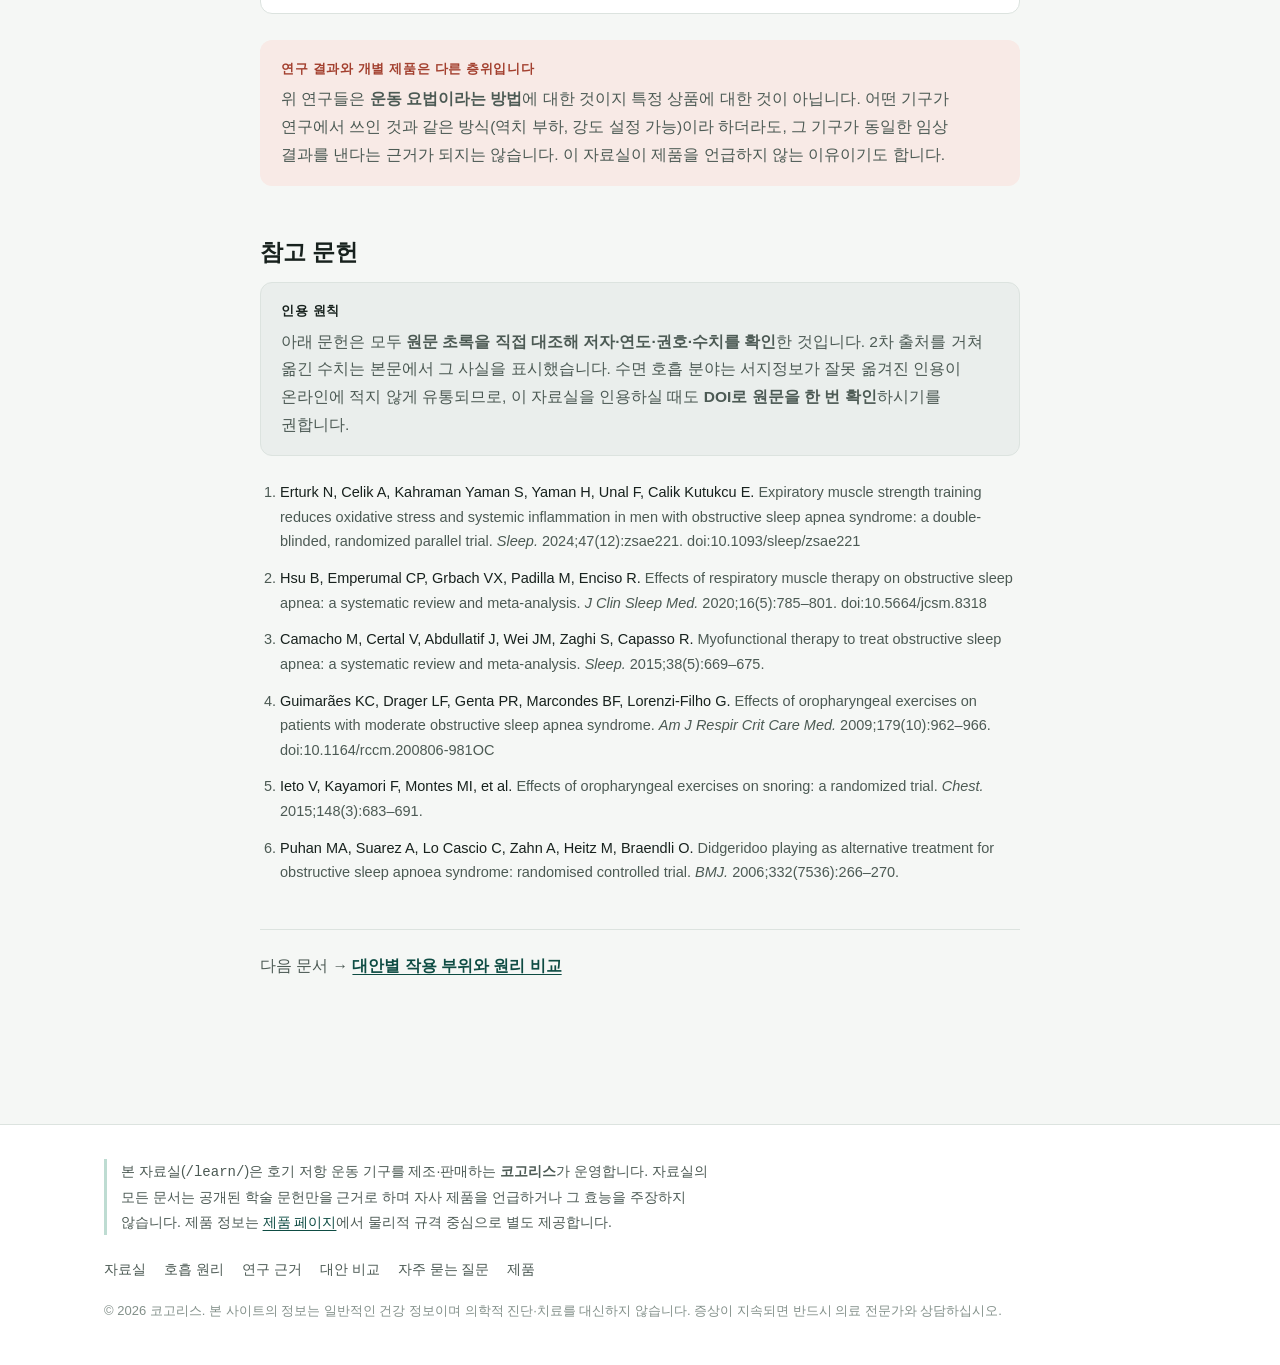
<file: learn/research/index.html>
<!DOCTYPE html>
<html lang="ko">
<head>
<meta charset="utf-8">
<meta name="viewport" content="width=device-width, initial-scale=1">
<title>상기도 근육 훈련 연구 근거 — 무엇이 어디까지 확인되었나 | 코고리스</title>
<meta name="description" content="호기근 강도 훈련(EMST)·구인두 운동·관악기 연주 등 상기도 근육 훈련 임상 연구 6건의 설계와 결과 수치를 표로 정리했습니다. AHI 감소 폭, 코골이 지표 변화, 그리고 각 근거의 한계까지.">
<link rel="canonical" href="https://kogoris.com/learn/research/">
<meta name="robots" content="index, follow, max-snippet:-1">
<meta property="og:type" content="article">
<meta property="og:site_name" content="코고리스">
<meta property="og:locale" content="ko_KR">
<meta property="og:title" content="상기도 근육 훈련 연구 근거 — 무엇이 어디까지 확인되었나">
<meta property="og:description" content="EMST·구인두 운동·관악기 연주 임상 연구 6건의 설계와 수치를 한 표로 정리하고, 근거의 한계도 함께 밝혔습니다.">
<meta property="og:url" content="https://kogoris.com/learn/research/">
<style id="site-css">
/* 코고리스 — 공용 스타일. 텍스트 우선, 시맨틱 구조 유지. */

:root{
  --paper:#F5F7F5;
  --raised:#FFFFFF;
  --ink:#17211D;
  --ink-soft:#4C5A54;
  --ink-faint:#83908A;
  --line:#DCE3DF;
  --line-soft:#EAEEEC;
  --accent:#1F6F63;
  --accent-ink:#0E4C43;
  --accent-tint:#E4F1EC;
  --accent-line:#BEDCD2;
  --warn:#A3402F;
  --warn-tint:#F8EAE6;
  --shadow:0 1px 2px rgba(20,30,26,.05), 0 10px 30px -18px rgba(20,30,26,.18);
  --maxw:1120px;
}
@media (prefers-color-scheme: dark){
  :root:not([data-theme="light"]){
    --paper:#111917;
    --raised:#18221F;
    --ink:#E6EDE9;
    --ink-soft:#A6B4AE;
    --ink-faint:#6F7E78;
    --line:#2A3A35;
    --line-soft:#212E2A;
    --accent:#5FC1AE;
    --accent-ink:#8EDAC8;
    --accent-tint:#16302A;
    --accent-line:#2B5048;
    --warn:#E48876;
    --warn-tint:#39211C;
    --shadow:0 1px 2px rgba(0,0,0,.3), 0 10px 30px -18px rgba(0,0,0,.6);
  }
}
:root[data-theme="dark"]{
  --paper:#111917; --raised:#18221F; --ink:#E6EDE9; --ink-soft:#A6B4AE;
  --ink-faint:#6F7E78; --line:#2A3A35; --line-soft:#212E2A;
  --accent:#5FC1AE; --accent-ink:#8EDAC8; --accent-tint:#16302A; --accent-line:#2B5048;
  --warn:#E48876; --warn-tint:#39211C;
  --shadow:0 1px 2px rgba(0,0,0,.3), 0 10px 30px -18px rgba(0,0,0,.6);
}

*{box-sizing:border-box}
html{-webkit-text-size-adjust:100%; scroll-behavior:smooth}
body{
  margin:0; background:var(--paper); color:var(--ink);
  font-family:"Pretendard","Noto Sans KR",-apple-system,BlinkMacSystemFont,"Segoe UI",sans-serif;
  font-size:17px; line-height:1.8; -webkit-font-smoothing:antialiased;
  word-break:keep-all; overflow-wrap:break-word;
}
@media (prefers-reduced-motion: reduce){*{animation-duration:.001ms!important;transition-duration:.001ms!important;scroll-behavior:auto}}

h1,h2,h3,h4{font-weight:700; color:var(--ink); line-height:1.4; text-wrap:balance; margin:0}
a{color:var(--accent-ink); text-underline-offset:3px}
a:hover{color:var(--accent)}
img{max-width:100%; height:auto}

.skip{position:absolute; left:-9999px}
.skip:focus{left:8px; top:8px; z-index:99; background:var(--raised); padding:10px 14px; border-radius:8px; border:1px solid var(--line)}

/* ---------- 헤더 ---------- */
.site-head{border-bottom:1px solid var(--line); background:var(--raised)}
.site-head .inner{
  max-width:var(--maxw); margin:0 auto; padding:16px 24px;
  display:flex; align-items:center; justify-content:space-between; gap:20px; flex-wrap:wrap;
}
.brand{display:flex; align-items:baseline; gap:9px; text-decoration:none; color:var(--ink); font-weight:700; font-size:18px}
.brand .dot{width:8px; height:8px; border-radius:50%; background:var(--accent); flex:none; align-self:center}
.brand small{font-weight:500; font-size:12.5px; color:var(--ink-faint); letter-spacing:.02em}
.site-nav{display:flex; gap:4px; flex-wrap:wrap}
.site-nav a{
  text-decoration:none; color:var(--ink-soft); font-size:14.5px; font-weight:500;
  padding:7px 11px; border-radius:8px;
}
.site-nav a:hover{background:var(--line-soft); color:var(--ink)}
.site-nav a[aria-current="page"]{background:var(--accent-tint); color:var(--accent-ink)}

/* ---------- 레이아웃 ---------- */
.shell{max-width:var(--maxw); margin:0 auto; padding:0 24px 88px}
.doc{max-width:760px; margin:0 auto}
@media (max-width:640px){ .shell{padding:0 18px 64px} body{font-size:16px} }

.crumbs{font-size:13.5px; color:var(--ink-faint); padding:20px 0 0; margin:0}
.crumbs a{color:var(--ink-faint); text-decoration:none}
.crumbs a:hover{color:var(--ink); text-decoration:underline}
.crumbs span{margin:0 6px}

.doc-head{padding:26px 0 30px; border-bottom:1px solid var(--line); margin-bottom:38px}
.kicker{
  display:inline-block; font-size:12.5px; font-weight:600; letter-spacing:.06em;
  color:var(--accent-ink); background:var(--accent-tint); border:1px solid var(--accent-line);
  padding:4px 10px; border-radius:999px; margin-bottom:16px;
}
.doc-head h1{font-size:clamp(26px,4.4vw,36px); margin-bottom:14px}
.summary{font-size:17.5px; color:var(--ink-soft); margin:0}
.summary strong{color:var(--ink); font-weight:600}
.doc-meta{margin-top:18px; font-size:13.5px; color:var(--ink-faint)}

section{margin-bottom:44px; scroll-margin-top:24px}
h2{font-size:23px; margin:0 0 14px; padding-top:6px}
h3{font-size:18px; margin:30px 0 10px}
h4{font-size:16px; margin:22px 0 8px}
p{margin:0 0 16px}
ul,ol{margin:0 0 18px; padding-left:22px}
li{margin-bottom:8px}
li:last-child{margin-bottom:0}
strong{font-weight:600}

/* 두괄식 답변 블록 */
.answer{
  background:var(--accent-tint); border:1px solid var(--accent-line);
  border-radius:12px; padding:16px 20px; margin:0 0 22px;
}
.answer p{margin:0; color:var(--ink)}
.answer p + p{margin-top:10px}

/* ---------- 다이어그램 ---------- */
figure.diagram{margin:0 0 28px}
figure.diagram svg{width:100%; height:auto; display:block}
figure.diagram figcaption{font-size:13.5px; color:var(--ink-faint); margin-top:10px}
.legend{display:flex; flex-wrap:wrap; gap:16px; margin-top:12px; font-size:13.5px; color:var(--ink-soft)}
.legend span{display:flex; align-items:center; gap:7px}
.legend i{width:22px; height:12px; border-radius:4px; flex:none; display:block}
.legend i.solid{background:var(--accent-tint); border:1.5px solid var(--accent)}
.legend i.dashed{background:transparent; border:1.5px dashed var(--ink-faint)}

/* ---------- 표 ---------- */
figure.table{margin:0 0 26px}
figure.table figcaption{font-size:13.5px; color:var(--ink-faint); margin-bottom:8px}
.scroll{overflow-x:auto; border:1px solid var(--line); border-radius:12px; background:var(--raised)}
table{border-collapse:collapse; width:100%; min-width:520px}
th,td{text-align:left; padding:11px 16px; font-size:15px; border-bottom:1px solid var(--line-soft); vertical-align:top}
thead th{font-size:13px; font-weight:600; color:var(--ink-faint); background:var(--line-soft); letter-spacing:.02em}
tbody tr:last-child td{border-bottom:none}
td.num{font-variant-numeric:tabular-nums; white-space:nowrap}
td.good{color:var(--accent-ink); font-weight:600}
td.bad{color:var(--warn); font-weight:600}

/* ---------- 콜아웃 ---------- */
.note,.caution{
  border-radius:12px; padding:16px 20px; margin:0 0 24px; font-size:15.5px;
  border:1px solid var(--line); background:var(--line-soft);
}
.caution{background:var(--warn-tint); border-color:transparent}
.note p,.caution p{margin:0; color:var(--ink-soft)}
.note p+p,.caution p+p{margin-top:10px}
.note b,.caution b{color:var(--ink); display:block; margin-bottom:5px; font-size:13px; letter-spacing:.05em}
.caution b{color:var(--warn)}

/* ---------- FAQ ---------- */
.qa{border-top:1px solid var(--line); padding:24px 0}
.qa:last-of-type{border-bottom:1px solid var(--line)}
.qa h3{margin:0 0 10px; font-size:18px}
.qa p:last-child{margin-bottom:0}

/* ---------- 카드 ---------- */
.cards{display:grid; grid-template-columns:repeat(auto-fit,minmax(240px,1fr)); gap:14px; margin:0 0 30px}
.card{
  display:block; text-decoration:none; color:inherit; background:var(--raised);
  border:1px solid var(--line); border-radius:14px; padding:20px; box-shadow:var(--shadow);
}
.card:hover{border-color:var(--accent-line)}
.card h3{margin:0 0 7px; font-size:17px; color:var(--ink)}
.card p{margin:0; font-size:14.5px; color:var(--ink-soft); line-height:1.65}
.card .tag{font-size:12px; color:var(--ink-faint); letter-spacing:.05em; display:block; margin-bottom:9px}

/* ---------- 참고문헌 ---------- */
ol.refs{padding-left:20px; font-size:14.5px; color:var(--ink-soft); line-height:1.7}
ol.refs li{margin-bottom:12px}
ol.refs cite{font-style:normal; color:var(--ink)}

/* ---------- 다음 단계 링크 ---------- */
.onward{
  border-top:1px solid var(--line); margin-top:8px; padding-top:22px;
  font-size:15.5px; color:var(--ink-soft);
}
.onward a{font-weight:600}

/* ---------- 제품 사진 ---------- */
figure.shot{margin:0 0 26px}
figure.shot img, figure.shot video{
  width:100%; height:auto; display:block; border-radius:12px;
  background:var(--line-soft); border:1px solid var(--line);
}
figure.shot figcaption{font-size:13.5px; color:var(--ink-faint); margin-top:9px}
.shot-pair{display:grid; grid-template-columns:1fr 1fr; gap:14px; margin:0 0 26px}
@media (max-width:560px){ .shot-pair{grid-template-columns:1fr} }
.shot-pair figure{margin:0}
.shot-pair figcaption{text-align:center}
figure.shot.narrow{max-width:420px}

/* ---------- 제품 페이지 ---------- */
.spec dt{font-size:13px; color:var(--ink-faint); letter-spacing:.04em; margin-top:14px}
.spec dd{margin:2px 0 0; font-size:16px}
.todo{
  background:var(--warn-tint); color:var(--warn); border:1px dashed var(--warn);
  border-radius:6px; padding:1px 7px; font-size:13.5px; font-weight:600; white-space:nowrap;
}
.buy{
  display:inline-block; background:var(--accent); color:#FFFFFF; text-decoration:none;
  font-weight:600; padding:13px 26px; border-radius:10px; font-size:16px; margin:6px 0 0;
}
.buy:hover{background:var(--accent-ink); color:#FFFFFF}

/* ---------- 푸터 ---------- */
.site-foot{border-top:1px solid var(--line); background:var(--raised); margin-top:40px}
.site-foot .inner{max-width:var(--maxw); margin:0 auto; padding:34px 24px 44px; font-size:14px; color:var(--ink-soft)}
.site-foot .disclose{
  border-left:3px solid var(--accent-line); padding-left:14px; margin:0 0 22px; max-width:620px;
}
.site-foot nav{display:flex; gap:18px; flex-wrap:wrap; margin-bottom:16px}
.site-foot nav a{color:var(--ink-soft); text-decoration:none}
.site-foot nav a:hover{color:var(--ink); text-decoration:underline}
.site-foot .fine{font-size:13px; color:var(--ink-faint); margin:0}
</style>
<script type="application/ld+json">
{
  "@context": "https://schema.org",
  "@type": "Article",
  "@id": "https://kogoris.com/learn/research/#article",
  "headline": "상기도 근육 훈련 연구 근거 — 무엇이 어디까지 확인되었나",
  "description": "호기근 강도 훈련(EMST)·구인두 운동·관악기 연주 등 상기도 근육 훈련 임상 연구 6건의 설계와 결과 수치, 그리고 각 근거의 한계를 정리했습니다.",
  "inLanguage": "ko-KR",
  "datePublished": "2026-08-29",
  "dateModified": "2026-08-29",
  "url": "https://kogoris.com/learn/research/",
  "mainEntityOfPage": { "@type": "WebPage", "@id": "https://kogoris.com/learn/research/" },
  "isPartOf": { "@id": "https://kogoris.com/#website" },
  "publisher": { "@id": "https://kogoris.com/#organization" },
  "about": [
    { "@type": "Thing", "name": "호기근 강도 훈련(EMST)" },
    { "@type": "Thing", "name": "구인두 운동" },
    { "@type": "Thing", "name": "무호흡·저호흡 지수(AHI)" }
  ],
  "citation": [
    {
      "@type": "ScholarlyArticle",
      "name": "Expiratory muscle strength training reduces oxidative stress and systemic inflammation in men with obstructive sleep apnea syndrome: a double-blinded, randomized parallel trial",
      "author": "Erturk N, Celik A, Kahraman Yaman S, Yaman H, Unal F, Calik Kutukcu E",
      "datePublished": "2024",
      "isPartOf": { "@type": "Periodical", "name": "Sleep" },
      "identifier": "doi:10.1093/sleep/zsae221"
    },
    {
      "@type": "ScholarlyArticle",
      "name": "Effects of respiratory muscle therapy on obstructive sleep apnea: a systematic review and meta-analysis",
      "author": "Hsu B, Emperumal CP, Grbach VX, Padilla M, Enciso R",
      "datePublished": "2020",
      "isPartOf": { "@type": "Periodical", "name": "Journal of Clinical Sleep Medicine" },
      "identifier": "doi:10.5664/jcsm.8318"
    },
    {
      "@type": "ScholarlyArticle",
      "name": "Myofunctional therapy to treat obstructive sleep apnea: a systematic review and meta-analysis",
      "author": "Camacho M, Certal V, Abdullatif J, et al.",
      "datePublished": "2015",
      "isPartOf": { "@type": "Periodical", "name": "Sleep" }
    },
    {
      "@type": "ScholarlyArticle",
      "name": "Effects of oropharyngeal exercises on patients with moderate obstructive sleep apnea syndrome",
      "author": "Guimaraes KC, Drager LF, Genta PR, Marcondes BF, Lorenzi-Filho G",
      "datePublished": "2009",
      "isPartOf": { "@type": "Periodical", "name": "American Journal of Respiratory and Critical Care Medicine" },
      "identifier": "doi:10.1164/rccm.200806-981OC"
    },
    {
      "@type": "ScholarlyArticle",
      "name": "Effects of oropharyngeal exercises on snoring: a randomized trial",
      "author": "Ieto V, Kayamori F, Montes MI, et al.",
      "datePublished": "2015",
      "isPartOf": { "@type": "Periodical", "name": "Chest" }
    },
    {
      "@type": "ScholarlyArticle",
      "name": "Didgeridoo playing as alternative treatment for obstructive sleep apnoea syndrome: randomised controlled trial",
      "author": "Puhan MA, Suarez A, Lo Cascio C, Zahn A, Heitz M, Braendli O",
      "datePublished": "2006",
      "isPartOf": { "@type": "Periodical", "name": "BMJ" }
    }
  ],
  "breadcrumb": {
    "@type": "BreadcrumbList",
    "itemListElement": [
      { "@type": "ListItem", "position": 1, "name": "홈", "item": "https://kogoris.com/" },
      { "@type": "ListItem", "position": 2, "name": "자료실", "item": "https://kogoris.com/learn/" },
      { "@type": "ListItem", "position": 3, "name": "연구 근거", "item": "https://kogoris.com/learn/research/" }
    ]
  }
}
</script>
</head>
<body>
<a class="skip" href="#main">본문 바로가기</a>

<header class="site-head">
  <div class="inner">
    <a class="brand" href="/"><span class="dot"></span>코고리스 <small>수면 호흡 자료실</small></a>
    <nav class="site-nav" aria-label="주요 메뉴">
      <a href="/">홈</a>
      <a href="/learn/">자료실</a>
      <a href="/learn/mechanism/">호흡 원리</a>
      <a href="/learn/research/" aria-current="page">연구 근거</a>
      <a href="/learn/compare/">대안 비교</a>
      <a href="/learn/faq/">자주 묻는 질문</a>
      <a href="/product/">제품</a>
    </nav>
  </div>
</header>

<div class="shell">
<nav class="crumbs" aria-label="현재 위치"><a href="/">홈</a><span>›</span><a href="/learn/">자료실</a><span>›</span>연구 근거</nav>
<main id="main" class="doc">

<article>
  <div class="doc-head">
    <span class="kicker">04 · 연구 근거</span>
    <h1>연구 근거 — 무엇이 어디까지 확인되었나</h1>
    <p class="summary">
      상기도 근육을 훈련한 임상 연구들의 <strong>설계·표본 수·결과 수치를 원문 그대로</strong> 정리했습니다.
      유리한 숫자만 고르지 않았고, 각 근거가 어디에서 멈추는지도 같은 비중으로 적었습니다.
    </p>
    <p class="doc-meta">최종 검토 2026-08-29 · 인용 연구 6건 · 읽는 데 약 9분</p>
  </div>

  <section id="summary">
    <h2>한 줄로 요약하면</h2>

    <div class="answer">
      <p>
        상기도 주변 근육을 3개월 이상 훈련한 연구들에서 <strong>코골이 지표는 비교적 일관되게 감소</strong>했고
        (코골이 빈도 36%↓, 총 강도 59%↓), 무호흡·저호흡 지수(AHI)도 감소했으나
        <strong>감소 폭은 연구와 훈련 강도에 따라 6%에서 51%까지 크게 갈렸습니다.</strong>
        모든 연구가 수십 명 규모이며, 어느 연구도 중증 수면무호흡에서 표준 치료를 대체할 수 있다고 주장하지 않았습니다.
      </p>
    </div>
  </section>

  <section id="overview">
    <h2>연구 6건 한눈에 보기</h2>

    <figure class="table">
      <figcaption>표 1. 상기도 근육 훈련 임상 연구 비교</figcaption>
      <div class="scroll">
        <table>
          <thead>
            <tr>
              <th scope="col">연구</th>
              <th scope="col">개입</th>
              <th scope="col">대상 · 표본</th>
              <th scope="col">기간</th>
              <th scope="col">주요 결과</th>
            </tr>
          </thead>
          <tbody>
            <tr>
              <td><strong>Erturk 2024</strong><br><em>Sleep</em></td>
              <td>EMST<br>고강도 60% MEP<br>vs 저강도 30% MEP</td>
              <td>중등도 OSA 남성 31명<br>(16 / 15)</td>
              <td>12주<br>주 7일 · 25회/일</td>
              <td>AHI <strong class="num">−50.8%</strong>(고강도)<br>AHI <span class="num">−6.3%</span>(저강도)<br>MEP 양 군 모두 상승</td>
            </tr>
            <tr>
              <td><strong>Hsu 2020</strong><br><em>JCSM</em><br>(메타분석)</td>
              <td>호흡근 치료<br>(호기·흡기 근력 훈련)</td>
              <td>경증~중증 OSA<br>성인·소아 394명<br>(9개 연구 통합)</td>
              <td>연구별 상이</td>
              <td>AHI <strong class="num">−7.6회/시간</strong><br>(95% CI −11.7~−3.5, P≤.001)<br>무호흡 지수 <span class="num">−4.2회/시간</span><br>ESS <span class="num">−2.5</span> · PSQI <span class="num">−1.3</span></td>
            </tr>
            <tr>
              <td><strong>Camacho 2015</strong><br><em>Sleep</em><br>(메타분석)</td>
              <td>근기능 요법<br>(myofunctional therapy)</td>
              <td>성인 120명<br>(9개 연구 통합)</td>
              <td>연구별 상이</td>
              <td>AHI <span class="num">24.5 → 12.3</span> (약 50%↓)<br>최저 산소포화도 <span class="num">83.9% → 86.6%</span><br>ESS <span class="num">14.8 → 8.2</span></td>
            </tr>
            <tr>
              <td><strong>Guimarães 2009</strong><br><em>AJRCCM</em></td>
              <td>구인두 운동<br>vs 가짜 치료(sham)</td>
              <td>중등도 OSAS 31명<br>(16 / 15)</td>
              <td>3개월<br>1일 약 30분</td>
              <td>AHI <strong class="num">−39%</strong><br>목둘레·코골이 증상·주간 졸림 감소</td>
            </tr>
            <tr>
              <td><strong><a href="/learn/snoring-sound/">Ieto 2015</a></strong><br><em>Chest</em></td>
              <td>구강·혀 운동<br>vs 비강확장기+호흡운동</td>
              <td>단순 코골이 또는<br>경증~중등도 OSA 39명</td>
              <td>3개월</td>
              <td>코골이 빈도 <strong class="num">−36%</strong><br>코골이 총 강도 <strong class="num">−59%</strong></td>
            </tr>
            <tr>
              <td><strong>Puhan 2006</strong><br><em>BMJ</em></td>
              <td>디저리두 연주<br>vs 대기군</td>
              <td>AHI 15–30 + 코골이<br>25명</td>
              <td>4개월</td>
              <td>AHI 차이 <span class="num">−6.2</span> (p=0.05)<br>주간 졸림 <span class="num">−3.0</span> (p=0.03)<br>배우자 수면 방해 <span class="num">−2.8</span> (p&lt;0.01)</td>
            </tr>
          </tbody>
        </table>
      </div>
    </figure>

    <p>
      연구들은 개입 방식이 서로 다릅니다. EMST는 <strong>호기에 저항을 거는 부하 훈련</strong>이고,
      구인두 운동은 <strong>혀·연구개·인두 측벽을 직접 움직이는 반복 동작</strong>이며,
      디저리두는 <strong>순환 호흡을 요구하는 관악기 연주</strong>입니다.
      공통점은 하나뿐 — 상기도 주변 근육에 반복적인 부하를 준다는 것입니다.
    </p>
  </section>

  <section id="detail">
    <h2>연구별 상세</h2>

    <h3>Erturk 2024 — 강도가 결과를 갈랐다</h3>
    <p>
      중등도 폐쇄성 수면무호흡 남성 31명을 최대호기압(MEP)의 <strong>60% 부하군</strong>과 <strong>30% 부하군</strong>으로 나눠
      12주간 주 7일, 하루 25회 호흡 훈련을 시행한 이중맹검 무작위 연구입니다.
      두 군 모두 최대호기압은 유의하게 상승했지만, AHI는 고강도군에서 50.8% 감소한 반면 저강도군에서는 6.3% 감소에 그쳤습니다.
      피츠버그 수면의 질 지수(PSQI)와 주간 졸림(ESS)은 양 군 모두 개선되었습니다.
    </p>
    <p>
      이 연구의 함의는 명확합니다. <strong>같은 기구를 같은 횟수로 써도 저항의 세기가 낮으면 수면 지표는 거의 움직이지 않았습니다.</strong>
      훈련 강도를 측정하고 유지하는 것이 프로토콜의 핵심 변수라는 뜻입니다.
      다만 남성 31명, 중등도 한정이라는 표본의 제약은 그대로 남습니다.
    </p>

    <h3>Hsu 2020 — 호흡근 훈련만 따로 모은 메타분석</h3>
    <p>
      앞의 구인두 운동 연구들과 달리, <strong>호흡근 훈련(호기·흡기 근력 훈련)에 한정</strong>해 9개 연구 394명을 통합한 메타분석입니다.
      대조군 대비 AHI가 시간당 7.6회 감소했고(95% CI −11.7 ~ −3.5, P ≤ .001),
      무호흡 지수는 시간당 4.2회 감소(95% CI −7.7 ~ −0.8, P ≤ .016),
      주간 졸림(ESS)은 24점 만점에 2.5점, 피츠버그 수면의 질 지수(PSQI)는 21점 만점에 1.3점 개선되었으며, 코골이 빈도도 유의하게 감소했습니다.
    </p>

    <div class="caution">
      <b>이 논문에서 반드시 함께 읽어야 할 문장</b>
      <p>
        저자들은 <strong>포함된 9개 연구 전부를 "비뚤림 위험이 높음(high risk of bias)"으로 평가</strong>했고,
        근거의 질을 <strong>낮음(low quality)</strong>으로 결론지었습니다.
        그리고 호흡근 훈련을 폐쇄성 수면무호흡의 <strong>보조 관리(adjunct management)</strong>로 규정하며, 추가 연구가 필요하다고 명시했습니다.
      </p>
      <p>
        이 문장들을 빼고 AHI −7.6이라는 숫자만 인용하면 근거가 실제보다 훨씬 강해 보입니다.
        <strong>숫자와 그 숫자의 신뢰도는 같이 인용되어야 합니다.</strong>
      </p>
    </div>

    <h3>Camacho 2015 — 흩어진 연구를 모은 결과</h3>
    <p>
      개별 연구가 아니라 <strong>9개 연구 성인 120명을 통합한 체계적 문헌고찰·메타분석</strong>입니다.
      근기능 요법 전후 AHI가 평균 24.5 ± 14.3에서 12.3 ± 11.8로 감소했고(평균 차 −14.26),
      최저 산소포화도는 83.9%에서 86.6%로, 수면다원검사상 코골이 시간 비율은 총 수면시간의 14.05%에서 3.87%로,
      주간 졸림(ESS)은 14.8에서 8.2로 개선되었습니다. 소아 25명에서는 AHI가 약 62% 감소했습니다.
    </p>
    <p>
      표준편차가 평균만큼 크다는 점(24.5 ± 14.3)에 주목할 필요가 있습니다.
      <strong>평균은 절반으로 줄었지만, 개인차가 매우 컸다</strong>는 뜻입니다.
    </p>

    <h3>Guimarães 2009 — 가짜 치료와 비교한 무작위 연구</h3>
    <p>
      중등도 수면무호흡 환자 31명을 <strong>구인두 운동군(16명)</strong>과 <strong>가짜 치료군(15명, 심호흡·비강세척 등)</strong>으로 무작위 배정해
      3개월간 하루 약 30분씩 시행했습니다. 운동군에서 AHI가 39% 감소했고, 최저 산소포화도가 개선되었으며,
      목둘레·코골이 증상·주관적 졸림·수면의 질 점수가 모두 유의하게 좋아졌습니다.
    </p>
    <p>
      이 연구의 강점은 <strong>대조군에 가짜 치료를 배정</strong>했다는 점입니다.
      "무언가를 매일 한다"는 행위 자체의 효과를 어느 정도 걸러냈다는 의미가 있습니다.
    </p>

    <h3>Ieto 2015 — 코골이 소리를 직접 측정한 연구</h3>
    <p>
      단순 코골이 또는 경증~중등도 수면무호흡을 새로 진단받은 39명을 대상으로,
      한쪽은 <strong>구강·혀 운동</strong>을, 다른 쪽은 <strong>비강확장기와 호흡 운동</strong>을 3개월간 시행했습니다.
      운동군에서 코골이 빈도(snore index)가 36%, 코골이 총 강도(total snore index)가 59% 감소했으며, 대조군에서는 유의한 변화가 없었습니다.
    </p>
    <p>
      위 연구들 중 <strong>"코골이 소리" 자체를 주 결과 지표로 삼은 유일한 연구</strong>라는 점에서 참고 가치가 큽니다.
      AHI가 아니라 소음이 문제인 사람에게 가장 직접적으로 대응하는 근거입니다.
    </p>

    <h3>Puhan 2006 — 배우자의 평가가 가장 크게 움직였다</h3>
    <p>
      AHI 15–30이면서 코골이를 호소하는 25명을 <strong>디저리두 교습군</strong>과 <strong>대기군</strong>으로 무작위 배정해 4개월간 관찰했습니다.
      주간 졸림(Epworth)이 대조군 대비 3.0점 개선(95% CI −5.7 ~ −0.3, p=0.03),
      AHI는 6.2 감소(95% CI −12.3 ~ −0.1, p=0.05),
      <strong>배우자가 평가한 수면 방해는 2.8점 감소(95% CI −4.7 ~ −0.9, p&lt;0.01)</strong>했습니다.
      반면 수면의 질 자체(Pittsburgh)는 유의한 변화가 없었습니다(p=0.27).
    </p>
    <p>
      통계적으로 가장 확실했던 결과가 <strong>본인의 수면의 질이 아니라 배우자가 느낀 방해의 감소</strong>였다는 점이 흥미롭습니다.
      한편 AHI의 신뢰구간(−12.3 ~ −0.1)이 0에 거의 닿아 있어, 이 지표의 결과는 <strong>경계선상</strong>으로 읽어야 합니다.
    </p>
  </section>

  <section id="limits">
    <h2>이 근거들의 공통 한계</h2>

    <div class="answer">
      <p>위 연구들은 <strong>대부분 수십 명 규모</strong>이며, 개입 특성상 참가자를 완전히 눈가림하기 어렵고, 훈련을 중단한 뒤 효과가 얼마나 유지되는지를 확인한 연구는 없습니다. 이 분야를 소개할 때 반드시 함께 언급되어야 하는 조건들입니다.</p>
    </div>

    <figure class="table">
      <figcaption>표 2. 근거의 한계와 그 의미</figcaption>
      <div class="scroll">
        <table>
          <thead><tr><th scope="col">한계</th><th scope="col">의미</th></tr></thead>
          <tbody>
            <tr><td>표본이 작음 (개별 연구 25–39명, 메타분석도 120–394명)</td><td>결과가 우연이거나 특정 집단에 치우쳤을 가능성을 배제하기 어려움</td></tr>
            <tr><td>참가자 눈가림이 어려움</td><td>"운동을 하고 있다"는 인식 자체가 주관적 지표(졸림·수면의 질)에 영향을 줄 수 있음</td></tr>
            <tr><td>중증 수면무호흡 대상 근거 부족</td><td>대부분 경증~중등도 대상. 중증에는 적용 근거가 없음</td></tr>
            <tr><td>장기 추적 부재</td><td>훈련 중단 후 효과 유지 기간이 확인되지 않음</td></tr>
            <tr><td>프로토콜 이질성</td><td>강도·횟수·기간이 연구마다 달라 결과를 직접 비교하기 어려움</td></tr>
            <tr><td>개인차가 큼</td><td>평균이 개선되어도 개인이 같은 결과를 얻는다는 보장은 없음</td></tr>
          </tbody>
        </table>
      </div>
    </figure>
  </section>

  <section id="can-say">
    <h2>말할 수 있는 것과 말할 수 없는 것</h2>

    <figure class="table">
      <figcaption>표 3. 근거에 기반한 서술의 경계</figcaption>
      <div class="scroll">
        <table>
          <thead><tr><th scope="col">구분</th><th scope="col">서술</th></tr></thead>
          <tbody>
            <tr>
              <td class="good">말할 수 있음</td>
              <td>
                구인두 운동을 3개월 시행한 무작위 연구에서 코골이 빈도가 36%, 총 강도가 59% 감소했다 (Ieto 2015)<br>
                EMST를 고강도(60% MEP)로 12주 시행한 군에서 AHI가 50.8% 감소했다 (Erturk 2024)<br>
                호흡근 훈련 9개 연구 394명을 통합한 메타분석에서 대조군 대비 AHI가 시간당 7.6회 감소했다. 단, 포함된 연구 모두 비뚤림 위험이 높아 근거의 질은 낮음으로 평가되었다 (Hsu 2020)<br>
                호흡근 훈련은 최대호기압 같은 근력 지표를 비교적 일관되게 향상시킨다
              </td>
            </tr>
            <tr>
              <td class="bad">말할 수 없음</td>
              <td>
                근육 훈련이 코골이를 치료한다<br>
                근육 훈련이 수면무호흡을 개선한다 (개인에 대한 보장)<br>
                근육 훈련으로 양압기를 대체할 수 있다<br>
                특정 기구가 위 연구들의 결과를 재현한다
              </td>
            </tr>
          </tbody>
        </table>
      </div>
    </figure>

    <div class="caution">
      <b>연구 결과와 개별 제품은 다른 층위입니다</b>
      <p>
        위 연구들은 <strong>운동 요법이라는 방법</strong>에 대한 것이지 특정 상품에 대한 것이 아닙니다.
        어떤 기구가 연구에서 쓰인 것과 같은 방식(역치 부하, 강도 설정 가능)이라 하더라도,
        그 기구가 동일한 임상 결과를 낸다는 근거가 되지는 않습니다.
        이 자료실이 제품을 언급하지 않는 이유이기도 합니다.
      </p>
    </div>
  </section>

  <section id="refs">
    <h2>참고 문헌</h2>
    <div class="note">
      <b>인용 원칙</b>
      <p>
        아래 문헌은 모두 <strong>원문 초록을 직접 대조해 저자·연도·권호·수치를 확인</strong>한 것입니다.
        2차 출처를 거쳐 옮긴 수치는 본문에서 그 사실을 표시했습니다.
        수면 호흡 분야는 서지정보가 잘못 옮겨진 인용이 온라인에 적지 않게 유통되므로,
        이 자료실을 인용하실 때도 <strong>DOI로 원문을 한 번 확인</strong>하시기를 권합니다.
      </p>
    </div>
    <ol class="refs">
      <li><cite>Erturk N, Celik A, Kahraman Yaman S, Yaman H, Unal F, Calik Kutukcu E.</cite> Expiratory muscle strength training reduces oxidative stress and systemic inflammation in men with obstructive sleep apnea syndrome: a double-blinded, randomized parallel trial. <em>Sleep.</em> 2024;47(12):zsae221. doi:10.1093/sleep/zsae221</li>
      <li><cite>Hsu B, Emperumal CP, Grbach VX, Padilla M, Enciso R.</cite> Effects of respiratory muscle therapy on obstructive sleep apnea: a systematic review and meta-analysis. <em>J Clin Sleep Med.</em> 2020;16(5):785–801. doi:10.5664/jcsm.8318</li>
      <li><cite>Camacho M, Certal V, Abdullatif J, Wei JM, Zaghi S, Capasso R.</cite> Myofunctional therapy to treat obstructive sleep apnea: a systematic review and meta-analysis. <em>Sleep.</em> 2015;38(5):669–675.</li>
      <li><cite>Guimarães KC, Drager LF, Genta PR, Marcondes BF, Lorenzi-Filho G.</cite> Effects of oropharyngeal exercises on patients with moderate obstructive sleep apnea syndrome. <em>Am J Respir Crit Care Med.</em> 2009;179(10):962–966. doi:10.1164/rccm.200806-981OC</li>
      <li><cite>Ieto V, Kayamori F, Montes MI, et al.</cite> Effects of oropharyngeal exercises on snoring: a randomized trial. <em>Chest.</em> 2015;148(3):683–691.</li>
      <li><cite>Puhan MA, Suarez A, Lo Cascio C, Zahn A, Heitz M, Braendli O.</cite> Didgeridoo playing as alternative treatment for obstructive sleep apnoea syndrome: randomised controlled trial. <em>BMJ.</em> 2006;332(7536):266–270.</li>
    </ol>
  </section>

  <p class="onward">
    다음 문서 → <a href="/learn/compare/">대안별 작용 부위와 원리 비교</a>
  </p>
</article>

</main>
</div>

<footer class="site-foot">
  <div class="inner">
    <p class="disclose">
      본 자료실(<code>/learn/</code>)은 호기 저항 운동 기구를 제조·판매하는 <strong>코고리스</strong>가 운영합니다.
      자료실의 모든 문서는 공개된 학술 문헌만을 근거로 하며 자사 제품을 언급하거나 그 효능을 주장하지 않습니다.
      제품 정보는 <a href="/product/">제품 페이지</a>에서 물리적 규격 중심으로 별도 제공합니다.
    </p>
    <nav aria-label="푸터 메뉴">
      <a href="/learn/">자료실</a>
      <a href="/learn/mechanism/">호흡 원리</a>
      <a href="/learn/research/">연구 근거</a>
      <a href="/learn/compare/">대안 비교</a>
      <a href="/learn/faq/">자주 묻는 질문</a>
      <a href="/product/">제품</a>
    </nav>
    <p class="fine">
      © 2026 코고리스. 본 사이트의 정보는 일반적인 건강 정보이며 의학적 진단·치료를 대신하지 않습니다.
      증상이 지속되면 반드시 의료 전문가와 상담하십시오.
    </p>
  </div>
</footer>

</body>
</html>
</file>
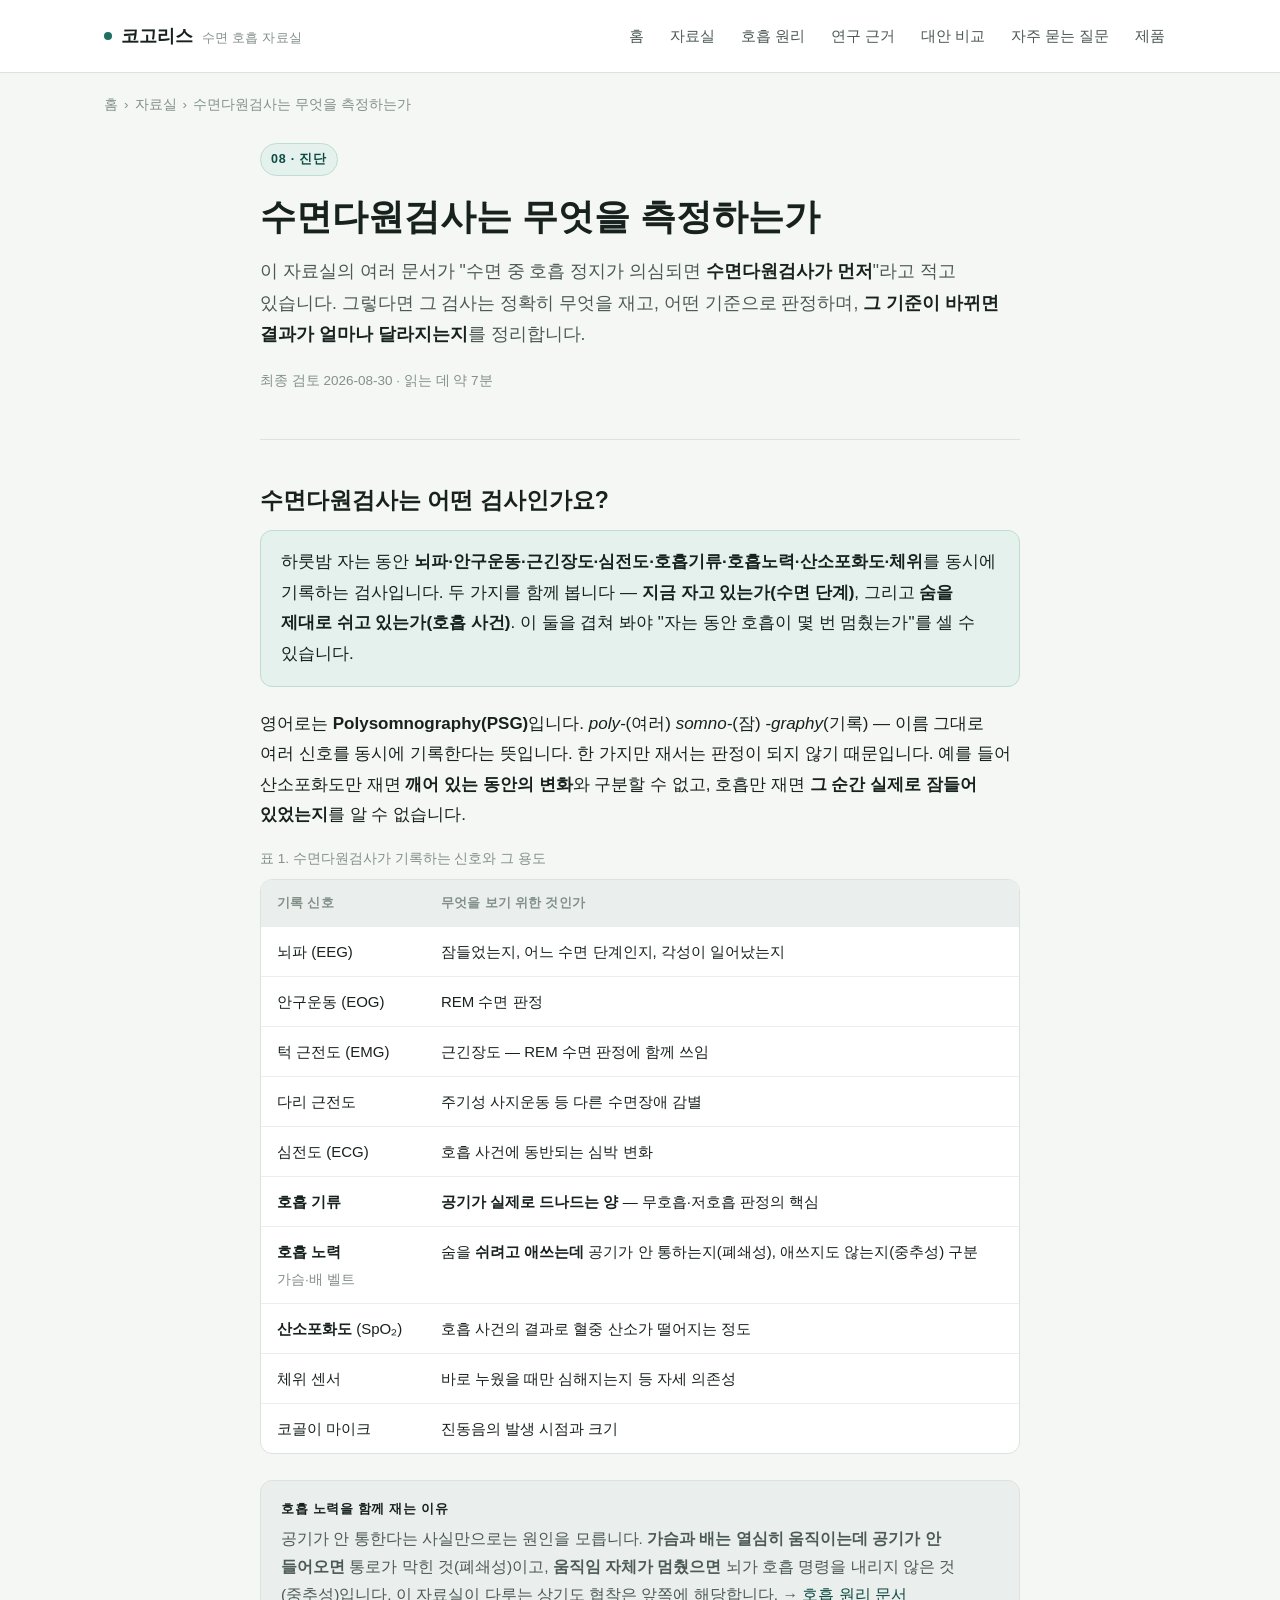
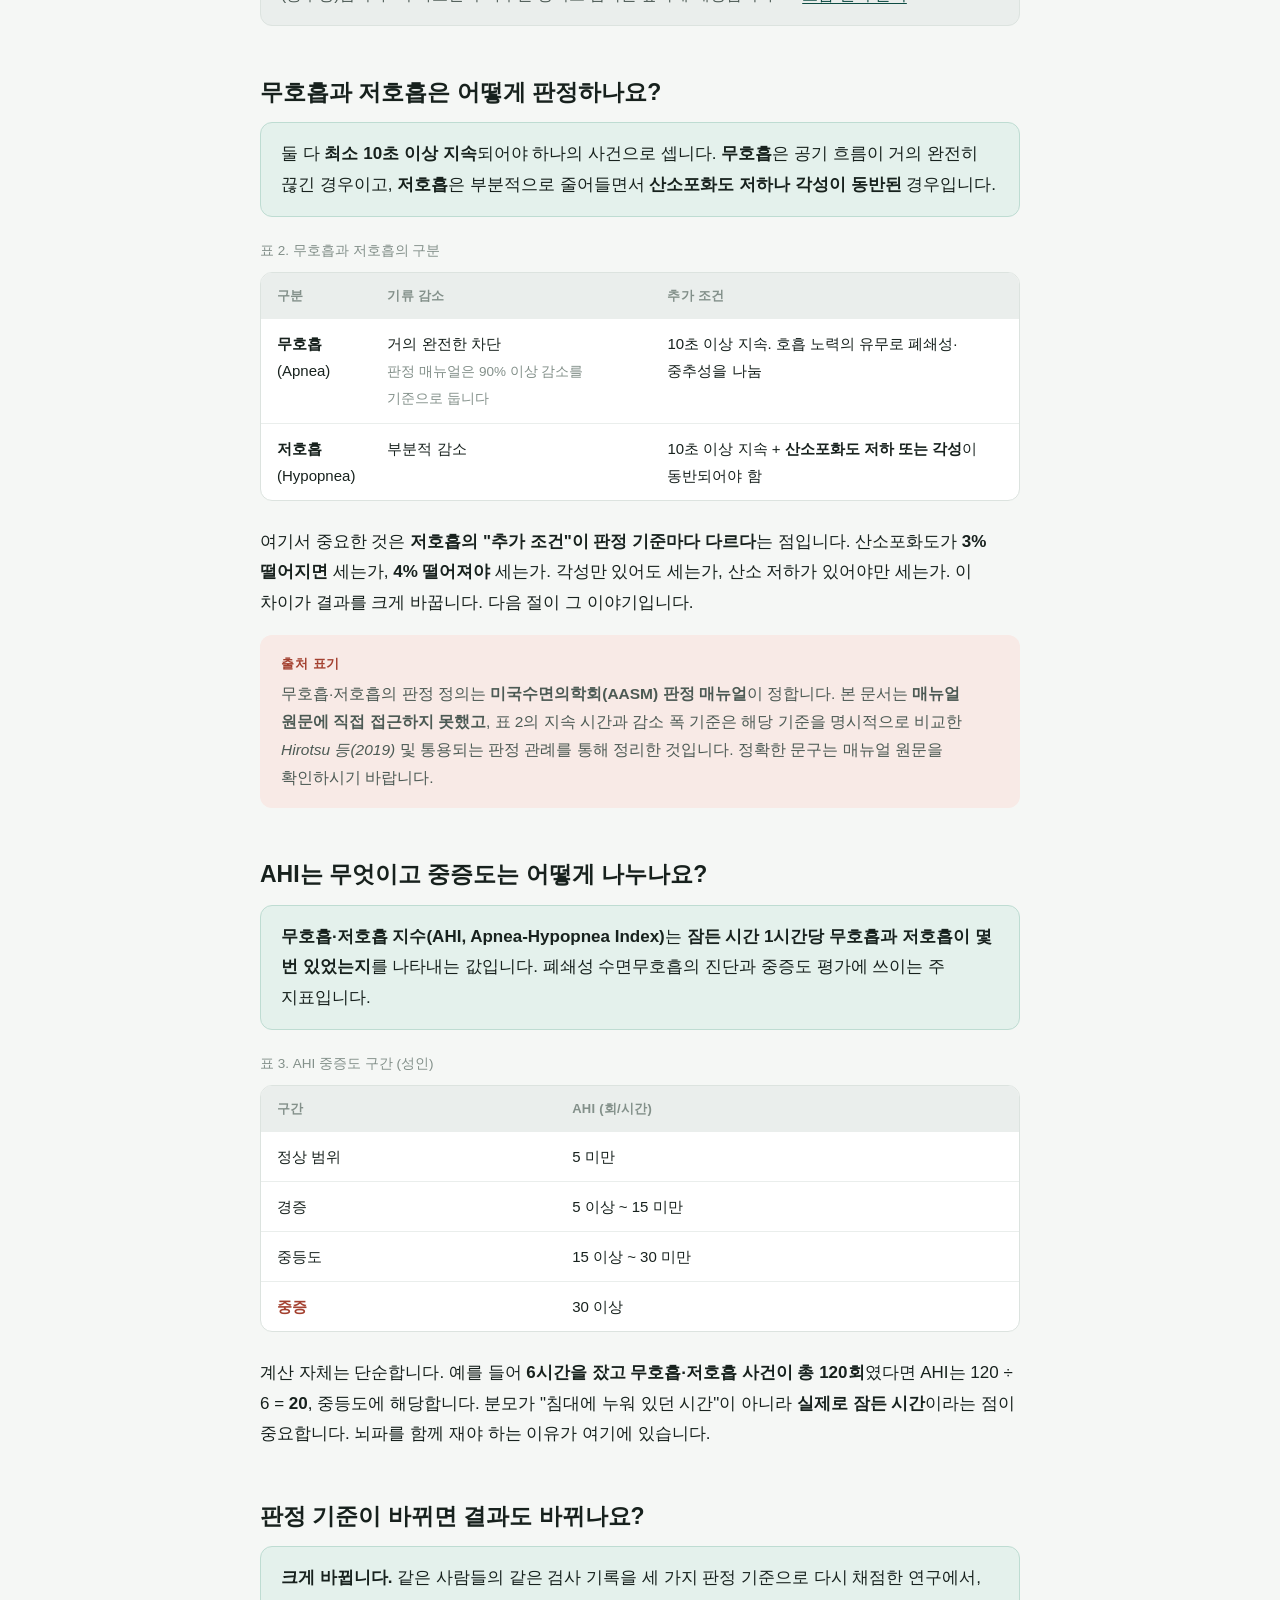
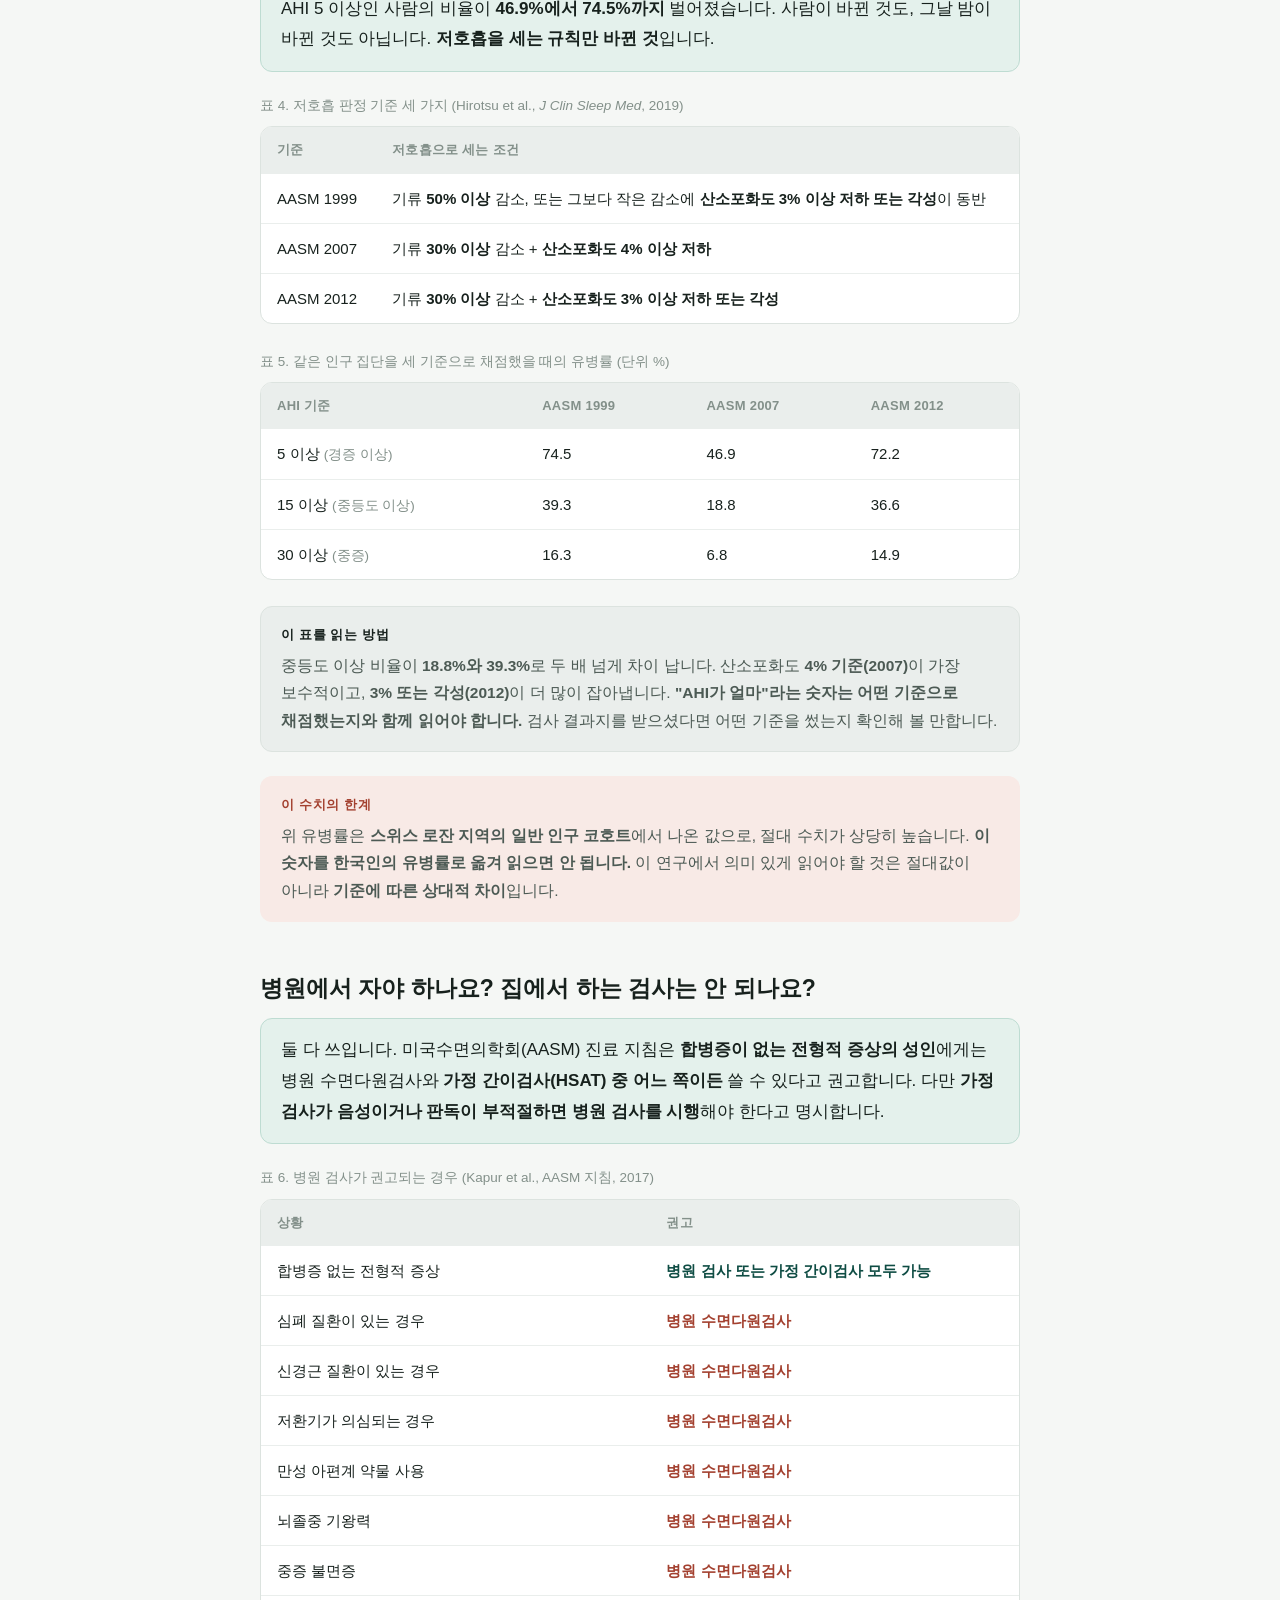
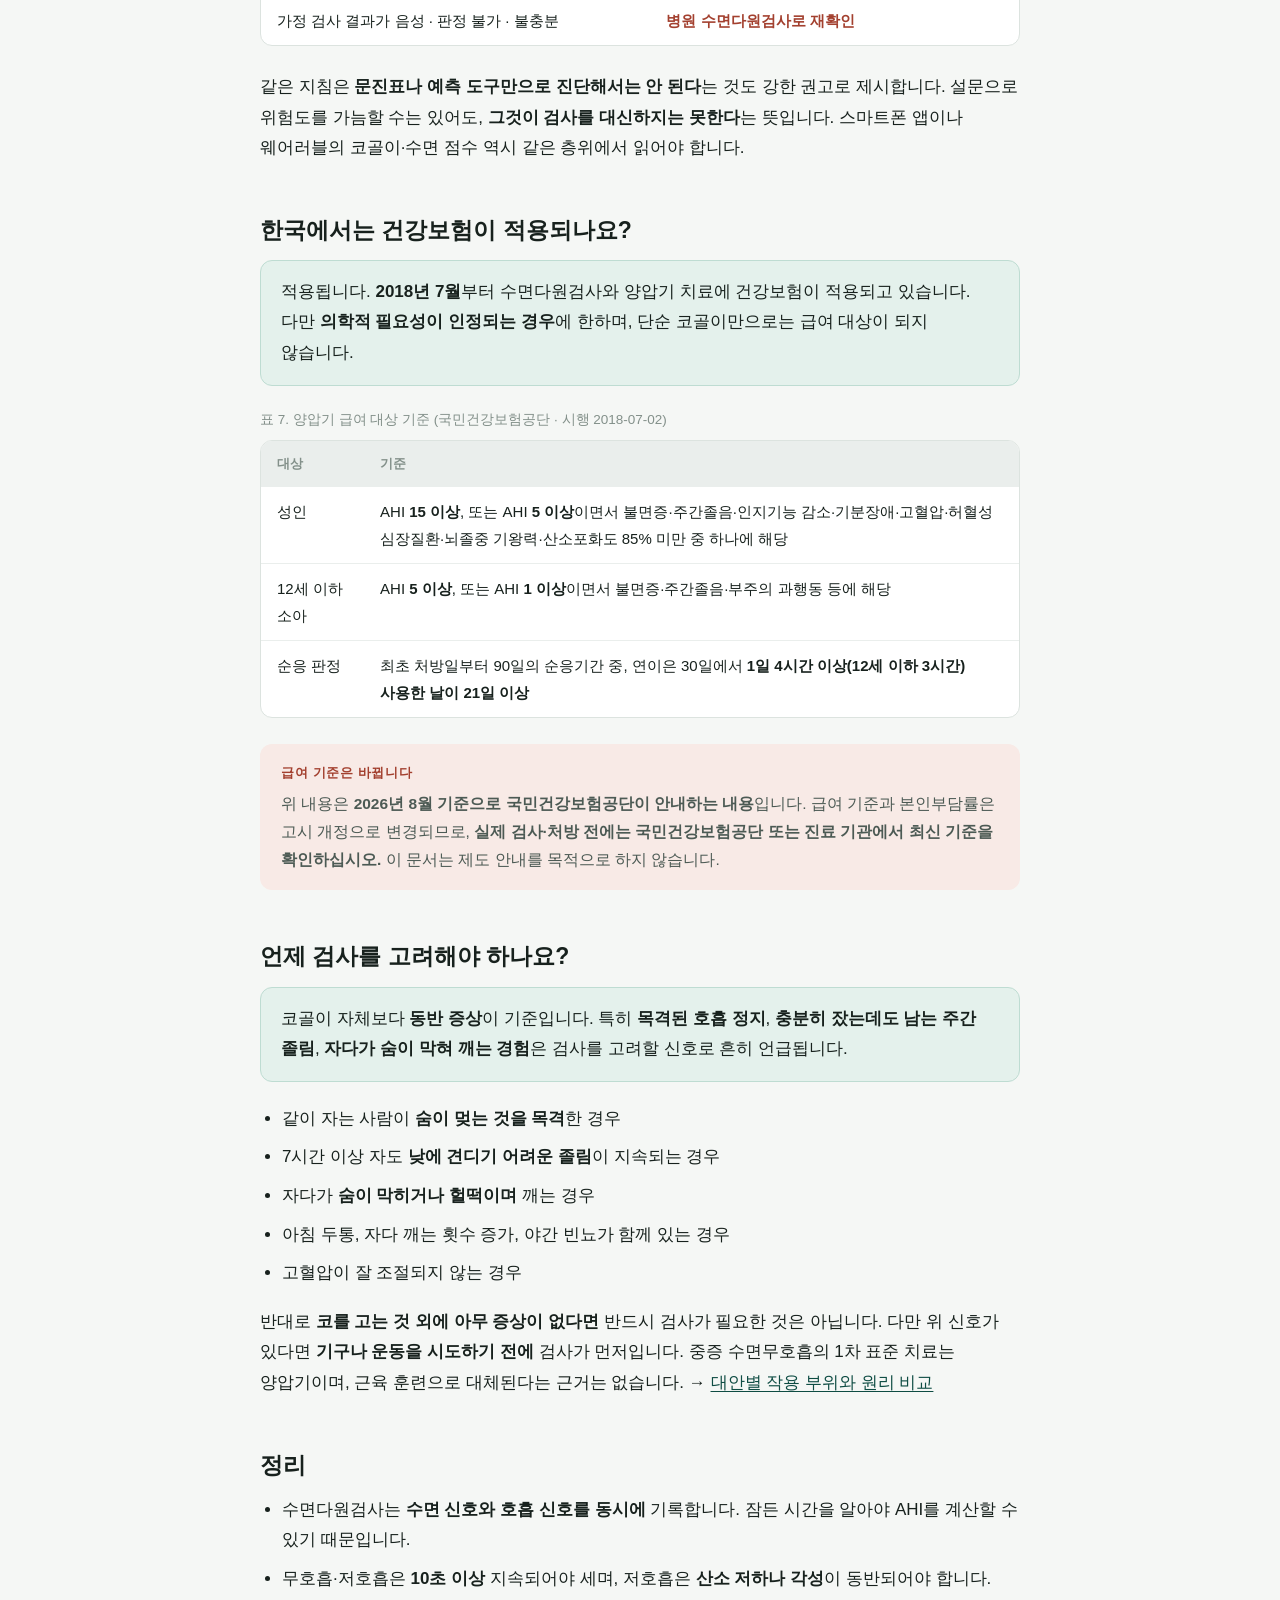
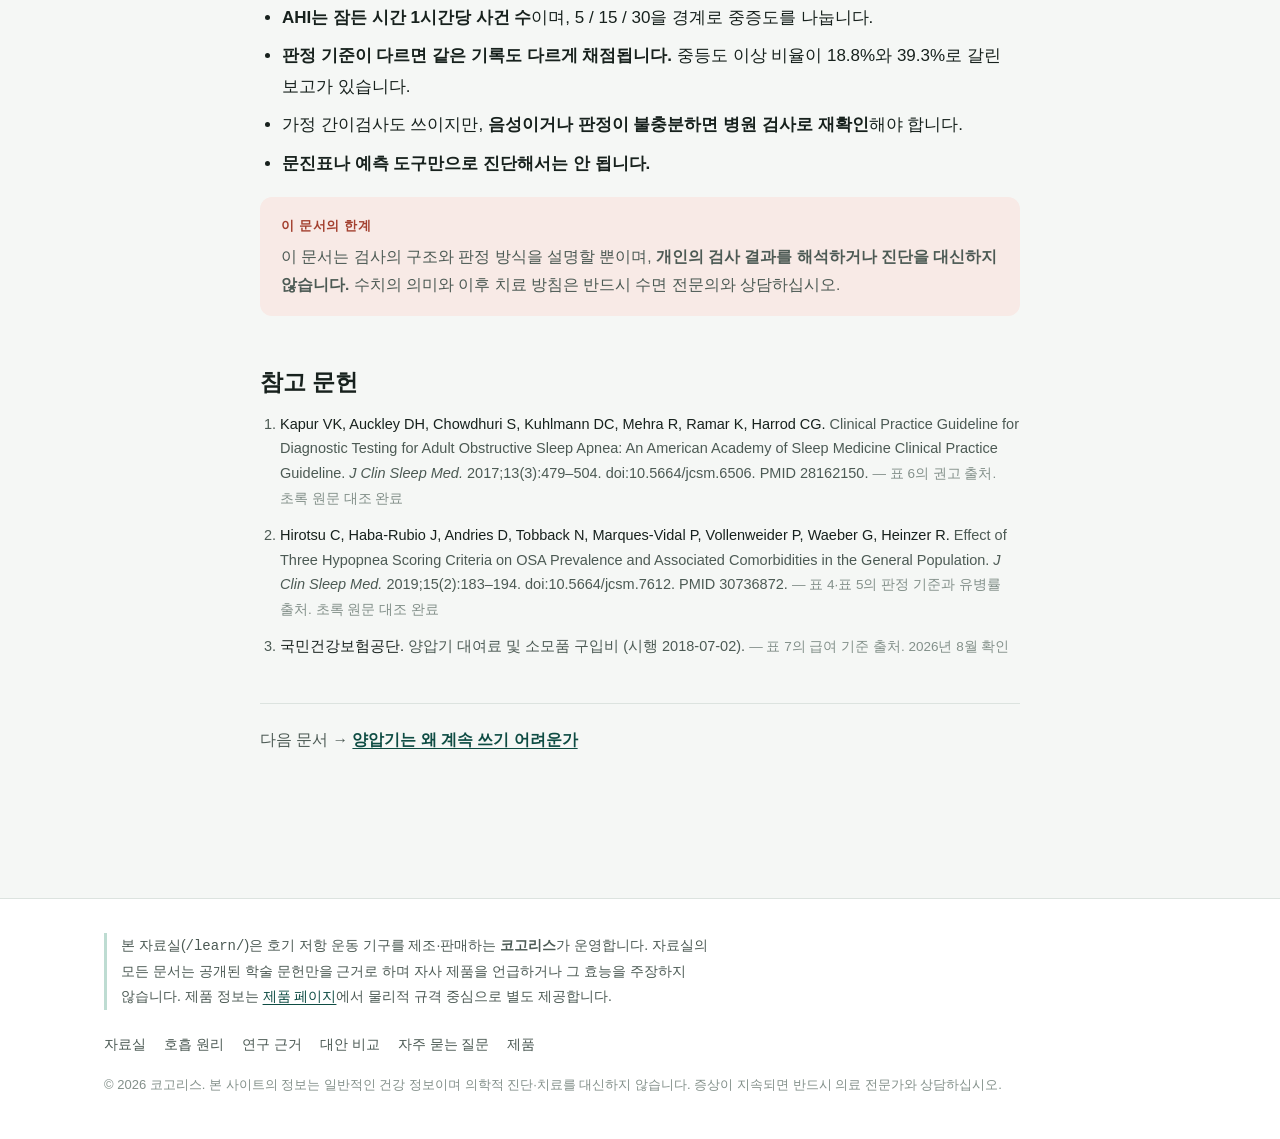
<file: learn/sleep-study/index.html>
<!DOCTYPE html>
<html lang="ko">
<head>
<meta charset="utf-8">
<meta name="viewport" content="width=device-width, initial-scale=1">
<title>수면다원검사는 무엇을 측정하는가 — 판정 기준과 AHI | 코고리스</title>
<meta name="description" content="수면다원검사(PSG)는 뇌파·안구운동·근전도·호흡기류·호흡노력·산소포화도를 동시에 기록해 수면과 호흡을 판정하는 검사입니다. 무호흡·저호흡의 판정 정의, AHI 중증도 구간, 판정 기준에 따라 결과가 달라지는 정도, 병원 검사와 가정 간이검사의 차이를 정리했습니다.">
<link rel="canonical" href="https://kogoris.com/learn/sleep-study/">
<meta name="robots" content="index, follow, max-snippet:-1">
<meta property="og:type" content="article">
<meta property="og:site_name" content="코고리스">
<meta property="og:locale" content="ko_KR">
<meta property="og:title" content="수면다원검사는 무엇을 측정하는가 — 판정 기준과 AHI">
<meta property="og:description" content="수면다원검사가 기록하는 신호, 무호흡·저호흡 판정 정의, AHI 중증도 구간, 판정 기준이 결과를 바꾸는 정도를 정리한 문서.">
<meta property="og:url" content="https://kogoris.com/learn/sleep-study/">
<style id="site-css">
/* 코고리스 — 공용 스타일. 텍스트 우선, 시맨틱 구조 유지. */

:root{
  --paper:#F5F7F5;
  --raised:#FFFFFF;
  --ink:#17211D;
  --ink-soft:#4C5A54;
  --ink-faint:#83908A;
  --line:#DCE3DF;
  --line-soft:#EAEEEC;
  --accent:#1F6F63;
  --accent-ink:#0E4C43;
  --accent-tint:#E4F1EC;
  --accent-line:#BEDCD2;
  --warn:#A3402F;
  --warn-tint:#F8EAE6;
  --shadow:0 1px 2px rgba(20,30,26,.05), 0 10px 30px -18px rgba(20,30,26,.18);
  --maxw:1120px;
}
@media (prefers-color-scheme: dark){
  :root:not([data-theme="light"]){
    --paper:#111917;
    --raised:#18221F;
    --ink:#E6EDE9;
    --ink-soft:#A6B4AE;
    --ink-faint:#6F7E78;
    --line:#2A3A35;
    --line-soft:#212E2A;
    --accent:#5FC1AE;
    --accent-ink:#8EDAC8;
    --accent-tint:#16302A;
    --accent-line:#2B5048;
    --warn:#E48876;
    --warn-tint:#39211C;
    --shadow:0 1px 2px rgba(0,0,0,.3), 0 10px 30px -18px rgba(0,0,0,.6);
  }
}
:root[data-theme="dark"]{
  --paper:#111917; --raised:#18221F; --ink:#E6EDE9; --ink-soft:#A6B4AE;
  --ink-faint:#6F7E78; --line:#2A3A35; --line-soft:#212E2A;
  --accent:#5FC1AE; --accent-ink:#8EDAC8; --accent-tint:#16302A; --accent-line:#2B5048;
  --warn:#E48876; --warn-tint:#39211C;
  --shadow:0 1px 2px rgba(0,0,0,.3), 0 10px 30px -18px rgba(0,0,0,.6);
}

*{box-sizing:border-box}
html{-webkit-text-size-adjust:100%; scroll-behavior:smooth}
body{
  margin:0; background:var(--paper); color:var(--ink);
  font-family:"Pretendard","Noto Sans KR",-apple-system,BlinkMacSystemFont,"Segoe UI",sans-serif;
  font-size:17px; line-height:1.8; -webkit-font-smoothing:antialiased;
  word-break:keep-all; overflow-wrap:break-word;
}
@media (prefers-reduced-motion: reduce){*{animation-duration:.001ms!important;transition-duration:.001ms!important;scroll-behavior:auto}}

h1,h2,h3,h4{font-weight:700; color:var(--ink); line-height:1.4; text-wrap:balance; margin:0}
a{color:var(--accent-ink); text-underline-offset:3px}
a:hover{color:var(--accent)}
img{max-width:100%; height:auto}

.skip{position:absolute; left:-9999px}
.skip:focus{left:8px; top:8px; z-index:99; background:var(--raised); padding:10px 14px; border-radius:8px; border:1px solid var(--line)}

/* ---------- 헤더 ---------- */
.site-head{border-bottom:1px solid var(--line); background:var(--raised)}
.site-head .inner{
  max-width:var(--maxw); margin:0 auto; padding:16px 24px;
  display:flex; align-items:center; justify-content:space-between; gap:20px; flex-wrap:wrap;
}
.brand{display:flex; align-items:baseline; gap:9px; text-decoration:none; color:var(--ink); font-weight:700; font-size:18px}
.brand .dot{width:8px; height:8px; border-radius:50%; background:var(--accent); flex:none; align-self:center}
.brand small{font-weight:500; font-size:12.5px; color:var(--ink-faint); letter-spacing:.02em}
.site-nav{display:flex; gap:4px; flex-wrap:wrap}
.site-nav a{
  text-decoration:none; color:var(--ink-soft); font-size:14.5px; font-weight:500;
  padding:7px 11px; border-radius:8px;
}
.site-nav a:hover{background:var(--line-soft); color:var(--ink)}
.site-nav a[aria-current="page"]{background:var(--accent-tint); color:var(--accent-ink)}

/* ---------- 레이아웃 ---------- */
.shell{max-width:var(--maxw); margin:0 auto; padding:0 24px 88px}
.doc{max-width:760px; margin:0 auto}
@media (max-width:640px){ .shell{padding:0 18px 64px} body{font-size:16px} }

.crumbs{font-size:13.5px; color:var(--ink-faint); padding:20px 0 0; margin:0}
.crumbs a{color:var(--ink-faint); text-decoration:none}
.crumbs a:hover{color:var(--ink); text-decoration:underline}
.crumbs span{margin:0 6px}

.doc-head{padding:26px 0 30px; border-bottom:1px solid var(--line); margin-bottom:38px}
.kicker{
  display:inline-block; font-size:12.5px; font-weight:600; letter-spacing:.06em;
  color:var(--accent-ink); background:var(--accent-tint); border:1px solid var(--accent-line);
  padding:4px 10px; border-radius:999px; margin-bottom:16px;
}
.doc-head h1{font-size:clamp(26px,4.4vw,36px); margin-bottom:14px}
.summary{font-size:17.5px; color:var(--ink-soft); margin:0}
.summary strong{color:var(--ink); font-weight:600}
.doc-meta{margin-top:18px; font-size:13.5px; color:var(--ink-faint)}

section{margin-bottom:44px; scroll-margin-top:24px}
h2{font-size:23px; margin:0 0 14px; padding-top:6px}
h3{font-size:18px; margin:30px 0 10px}
h4{font-size:16px; margin:22px 0 8px}
p{margin:0 0 16px}
ul,ol{margin:0 0 18px; padding-left:22px}
li{margin-bottom:8px}
li:last-child{margin-bottom:0}
strong{font-weight:600}

/* 두괄식 답변 블록 */
.answer{
  background:var(--accent-tint); border:1px solid var(--accent-line);
  border-radius:12px; padding:16px 20px; margin:0 0 22px;
}
.answer p{margin:0; color:var(--ink)}
.answer p + p{margin-top:10px}

/* ---------- 다이어그램 ---------- */
figure.diagram{margin:0 0 28px}
figure.diagram svg{width:100%; height:auto; display:block}
figure.diagram figcaption{font-size:13.5px; color:var(--ink-faint); margin-top:10px}
.legend{display:flex; flex-wrap:wrap; gap:16px; margin-top:12px; font-size:13.5px; color:var(--ink-soft)}
.legend span{display:flex; align-items:center; gap:7px}
.legend i{width:22px; height:12px; border-radius:4px; flex:none; display:block}
.legend i.solid{background:var(--accent-tint); border:1.5px solid var(--accent)}
.legend i.dashed{background:transparent; border:1.5px dashed var(--ink-faint)}

/* ---------- 표 ---------- */
figure.table{margin:0 0 26px}
figure.table figcaption{font-size:13.5px; color:var(--ink-faint); margin-bottom:8px}
.scroll{overflow-x:auto; border:1px solid var(--line); border-radius:12px; background:var(--raised)}
table{border-collapse:collapse; width:100%; min-width:520px}
th,td{text-align:left; padding:11px 16px; font-size:15px; border-bottom:1px solid var(--line-soft); vertical-align:top}
thead th{font-size:13px; font-weight:600; color:var(--ink-faint); background:var(--line-soft); letter-spacing:.02em}
tbody tr:last-child td{border-bottom:none}
td.num{font-variant-numeric:tabular-nums; white-space:nowrap}
td.good{color:var(--accent-ink); font-weight:600}
td.bad{color:var(--warn); font-weight:600}

/* ---------- 콜아웃 ---------- */
.note,.caution{
  border-radius:12px; padding:16px 20px; margin:0 0 24px; font-size:15.5px;
  border:1px solid var(--line); background:var(--line-soft);
}
.caution{background:var(--warn-tint); border-color:transparent}
.note p,.caution p{margin:0; color:var(--ink-soft)}
.note p+p,.caution p+p{margin-top:10px}
.note b,.caution b{color:var(--ink); display:block; margin-bottom:5px; font-size:13px; letter-spacing:.05em}
.caution b{color:var(--warn)}

/* ---------- FAQ ---------- */
.qa{border-top:1px solid var(--line); padding:24px 0}
.qa:last-of-type{border-bottom:1px solid var(--line)}
.qa h3{margin:0 0 10px; font-size:18px}
.qa p:last-child{margin-bottom:0}

/* ---------- 카드 ---------- */
.cards{display:grid; grid-template-columns:repeat(auto-fit,minmax(240px,1fr)); gap:14px; margin:0 0 30px}
.card{
  display:block; text-decoration:none; color:inherit; background:var(--raised);
  border:1px solid var(--line); border-radius:14px; padding:20px; box-shadow:var(--shadow);
}
.card:hover{border-color:var(--accent-line)}
.card h3{margin:0 0 7px; font-size:17px; color:var(--ink)}
.card p{margin:0; font-size:14.5px; color:var(--ink-soft); line-height:1.65}
.card .tag{font-size:12px; color:var(--ink-faint); letter-spacing:.05em; display:block; margin-bottom:9px}

/* ---------- 참고문헌 ---------- */
ol.refs{padding-left:20px; font-size:14.5px; color:var(--ink-soft); line-height:1.7}
ol.refs li{margin-bottom:12px}
ol.refs cite{font-style:normal; color:var(--ink)}

/* ---------- 다음 단계 링크 ---------- */
.onward{
  border-top:1px solid var(--line); margin-top:8px; padding-top:22px;
  font-size:15.5px; color:var(--ink-soft);
}
.onward a{font-weight:600}

/* ---------- 제품 사진 ---------- */
figure.shot{margin:0 0 26px}
figure.shot img, figure.shot video{
  width:100%; height:auto; display:block; border-radius:12px;
  background:var(--line-soft); border:1px solid var(--line);
}
figure.shot figcaption{font-size:13.5px; color:var(--ink-faint); margin-top:9px}
.shot-pair{display:grid; grid-template-columns:1fr 1fr; gap:14px; margin:0 0 26px}
@media (max-width:560px){ .shot-pair{grid-template-columns:1fr} }
.shot-pair figure{margin:0}
.shot-pair figcaption{text-align:center}
figure.shot.narrow{max-width:420px}

/* ---------- 제품 페이지 ---------- */
.spec dt{font-size:13px; color:var(--ink-faint); letter-spacing:.04em; margin-top:14px}
.spec dd{margin:2px 0 0; font-size:16px}
.todo{
  background:var(--warn-tint); color:var(--warn); border:1px dashed var(--warn);
  border-radius:6px; padding:1px 7px; font-size:13.5px; font-weight:600; white-space:nowrap;
}
.buy{
  display:inline-block; background:var(--accent); color:#FFFFFF; text-decoration:none;
  font-weight:600; padding:13px 26px; border-radius:10px; font-size:16px; margin:6px 0 0;
}
.buy:hover{background:var(--accent-ink); color:#FFFFFF}

/* ---------- 푸터 ---------- */
.site-foot{border-top:1px solid var(--line); background:var(--raised); margin-top:40px}
.site-foot .inner{max-width:var(--maxw); margin:0 auto; padding:34px 24px 44px; font-size:14px; color:var(--ink-soft)}
.site-foot .disclose{
  border-left:3px solid var(--accent-line); padding-left:14px; margin:0 0 22px; max-width:620px;
}
.site-foot nav{display:flex; gap:18px; flex-wrap:wrap; margin-bottom:16px}
.site-foot nav a{color:var(--ink-soft); text-decoration:none}
.site-foot nav a:hover{color:var(--ink); text-decoration:underline}
.site-foot .fine{font-size:13px; color:var(--ink-faint); margin:0}
</style>
<script type="application/ld+json">
{
  "@context": "https://schema.org",
  "@type": "Article",
  "@id": "https://kogoris.com/learn/sleep-study/#article",
  "headline": "수면다원검사는 무엇을 측정하는가 — 판정 기준과 AHI",
  "description": "수면다원검사(PSG)가 기록하는 신호, 무호흡·저호흡의 판정 정의, AHI 중증도 구간, 판정 기준이 결과를 바꾸는 정도, 병원 검사와 가정 간이검사의 차이를 정리했습니다.",
  "inLanguage": "ko-KR",
  "datePublished": "2026-08-30",
  "dateModified": "2026-08-30",
  "url": "https://kogoris.com/learn/sleep-study/",
  "mainEntityOfPage": { "@type": "WebPage", "@id": "https://kogoris.com/learn/sleep-study/" },
  "isPartOf": { "@id": "https://kogoris.com/#website" },
  "publisher": { "@id": "https://kogoris.com/#organization" },
  "about": [
    { "@type": "Thing", "name": "수면다원검사", "alternateName": "Polysomnography (PSG)" },
    { "@type": "Thing", "name": "무호흡·저호흡 지수", "alternateName": "Apnea-Hypopnea Index (AHI)" },
    { "@type": "Thing", "name": "폐쇄성 수면무호흡", "alternateName": "Obstructive Sleep Apnea" }
  ],
  "citation": [
    {
      "@type": "ScholarlyArticle",
      "name": "Clinical Practice Guideline for Diagnostic Testing for Adult Obstructive Sleep Apnea: An American Academy of Sleep Medicine Clinical Practice Guideline",
      "author": "Kapur VK, Auckley DH, Chowdhuri S, Kuhlmann DC, Mehra R, Ramar K, Harrod CG",
      "datePublished": "2017",
      "isPartOf": { "@type": "Periodical", "name": "Journal of Clinical Sleep Medicine" },
      "pagination": "479-504",
      "identifier": "https://doi.org/10.5664/jcsm.6506"
    },
    {
      "@type": "ScholarlyArticle",
      "name": "Effect of Three Hypopnea Scoring Criteria on OSA Prevalence and Associated Comorbidities in the General Population",
      "author": "Hirotsu C, Haba-Rubio J, Andries D, Tobback N, Marques-Vidal P, Vollenweider P, Waeber G, Heinzer R",
      "datePublished": "2019",
      "isPartOf": { "@type": "Periodical", "name": "Journal of Clinical Sleep Medicine" },
      "pagination": "183-194",
      "identifier": "https://doi.org/10.5664/jcsm.7612"
    }
  ],
  "breadcrumb": {
    "@type": "BreadcrumbList",
    "itemListElement": [
      { "@type": "ListItem", "position": 1, "name": "홈", "item": "https://kogoris.com/" },
      { "@type": "ListItem", "position": 2, "name": "자료실", "item": "https://kogoris.com/learn/" },
      { "@type": "ListItem", "position": 3, "name": "수면다원검사는 무엇을 측정하는가", "item": "https://kogoris.com/learn/sleep-study/" }
    ]
  }
}
</script>
</head>
<body>
<a class="skip" href="#main">본문 바로가기</a>

<header class="site-head">
  <div class="inner">
    <a class="brand" href="/"><span class="dot"></span>코고리스 <small>수면 호흡 자료실</small></a>
    <nav class="site-nav" aria-label="주요 메뉴">
      <a href="/">홈</a>
      <a href="/learn/">자료실</a>
      <a href="/learn/mechanism/">호흡 원리</a>
      <a href="/learn/research/">연구 근거</a>
      <a href="/learn/compare/">대안 비교</a>
      <a href="/learn/faq/">자주 묻는 질문</a>
      <a href="/product/">제품</a>
    </nav>
  </div>
</header>

<div class="shell">
<nav class="crumbs" aria-label="현재 위치"><a href="/">홈</a><span>›</span><a href="/learn/">자료실</a><span>›</span>수면다원검사는 무엇을 측정하는가</nav>
<main id="main" class="doc">

<article>
  <div class="doc-head">
    <span class="kicker">08 · 진단</span>
    <h1>수면다원검사는 무엇을 측정하는가</h1>
    <p class="summary">
      이 자료실의 여러 문서가 "수면 중 호흡 정지가 의심되면 <strong>수면다원검사가 먼저</strong>"라고 적고 있습니다.
      그렇다면 그 검사는 정확히 무엇을 재고, 어떤 기준으로 판정하며,
      <strong>그 기준이 바뀌면 결과가 얼마나 달라지는지</strong>를 정리합니다.
    </p>
    <p class="doc-meta">최종 검토 2026-08-30 · 읽는 데 약 7분</p>
  </div>

  <section id="what">
    <h2>수면다원검사는 어떤 검사인가요?</h2>

    <div class="answer">
      <p>하룻밤 자는 동안 <strong>뇌파·안구운동·근긴장도·심전도·호흡기류·호흡노력·산소포화도·체위</strong>를 동시에 기록하는 검사입니다. 두 가지를 함께 봅니다 — <strong>지금 자고 있는가(수면 단계)</strong>, 그리고 <strong>숨을 제대로 쉬고 있는가(호흡 사건)</strong>. 이 둘을 겹쳐 봐야 "자는 동안 호흡이 몇 번 멈췄는가"를 셀 수 있습니다.</p>
    </div>

    <p>
      영어로는 <strong>Polysomnography(PSG)</strong>입니다.
      <em>poly-</em>(여러) <em>somno-</em>(잠) <em>-graphy</em>(기록) — 이름 그대로 여러 신호를 동시에 기록한다는 뜻입니다.
      한 가지만 재서는 판정이 되지 않기 때문입니다.
      예를 들어 산소포화도만 재면 <strong>깨어 있는 동안의 변화</strong>와 구분할 수 없고,
      호흡만 재면 <strong>그 순간 실제로 잠들어 있었는지</strong>를 알 수 없습니다.
    </p>

    <figure class="table">
      <figcaption>표 1. 수면다원검사가 기록하는 신호와 그 용도</figcaption>
      <div class="scroll">
        <table>
          <thead><tr><th scope="col">기록 신호</th><th scope="col">무엇을 보기 위한 것인가</th></tr></thead>
          <tbody>
            <tr><td>뇌파 (EEG)</td><td>잠들었는지, 어느 수면 단계인지, 각성이 일어났는지</td></tr>
            <tr><td>안구운동 (EOG)</td><td>REM 수면 판정</td></tr>
            <tr><td>턱 근전도 (EMG)</td><td>근긴장도 — REM 수면 판정에 함께 쓰임</td></tr>
            <tr><td>다리 근전도</td><td>주기성 사지운동 등 다른 수면장애 감별</td></tr>
            <tr><td>심전도 (ECG)</td><td>호흡 사건에 동반되는 심박 변화</td></tr>
            <tr><td><strong>호흡 기류</strong></td><td><strong>공기가 실제로 드나드는 양</strong> — 무호흡·저호흡 판정의 핵심</td></tr>
            <tr><td><strong>호흡 노력</strong><br><span class="doc-meta">가슴·배 벨트</span></td><td>숨을 <strong>쉬려고 애쓰는데</strong> 공기가 안 통하는지(폐쇄성), 애쓰지도 않는지(중추성) 구분</td></tr>
            <tr><td><strong>산소포화도</strong> (SpO₂)</td><td>호흡 사건의 결과로 혈중 산소가 떨어지는 정도</td></tr>
            <tr><td>체위 센서</td><td>바로 누웠을 때만 심해지는지 등 자세 의존성</td></tr>
            <tr><td>코골이 마이크</td><td>진동음의 발생 시점과 크기</td></tr>
          </tbody>
        </table>
      </div>
    </figure>

    <div class="note">
      <b>호흡 노력을 함께 재는 이유</b>
      <p>
        공기가 안 통한다는 사실만으로는 원인을 모릅니다.
        <strong>가슴과 배는 열심히 움직이는데 공기가 안 들어오면</strong> 통로가 막힌 것(폐쇄성)이고,
        <strong>움직임 자체가 멈췄으면</strong> 뇌가 호흡 명령을 내리지 않은 것(중추성)입니다.
        이 자료실이 다루는 상기도 협착은 앞쪽에 해당합니다. → <a href="/learn/mechanism/">호흡 원리 문서</a>
      </p>
    </div>
  </section>

  <section id="scoring">
    <h2>무호흡과 저호흡은 어떻게 판정하나요?</h2>

    <div class="answer">
      <p>둘 다 <strong>최소 10초 이상 지속</strong>되어야 하나의 사건으로 셉니다. <strong>무호흡</strong>은 공기 흐름이 거의 완전히 끊긴 경우이고, <strong>저호흡</strong>은 부분적으로 줄어들면서 <strong>산소포화도 저하나 각성이 동반된</strong> 경우입니다.</p>
    </div>

    <figure class="table">
      <figcaption>표 2. 무호흡과 저호흡의 구분</figcaption>
      <div class="scroll">
        <table>
          <thead><tr><th scope="col">구분</th><th scope="col">기류 감소</th><th scope="col">추가 조건</th></tr></thead>
          <tbody>
            <tr>
              <td><strong>무호흡</strong><br>(Apnea)</td>
              <td>거의 완전한 차단<br><span class="doc-meta">판정 매뉴얼은 90% 이상 감소를 기준으로 둡니다</span></td>
              <td>10초 이상 지속. 호흡 노력의 유무로 폐쇄성·중추성을 나눔</td>
            </tr>
            <tr>
              <td><strong>저호흡</strong><br>(Hypopnea)</td>
              <td>부분적 감소</td>
              <td>10초 이상 지속 + <strong>산소포화도 저하 또는 각성</strong>이 동반되어야 함</td>
            </tr>
          </tbody>
        </table>
      </div>
    </figure>

    <p>
      여기서 중요한 것은 <strong>저호흡의 "추가 조건"이 판정 기준마다 다르다</strong>는 점입니다.
      산소포화도가 <strong>3% 떨어지면</strong> 세는가, <strong>4% 떨어져야</strong> 세는가.
      각성만 있어도 세는가, 산소 저하가 있어야만 세는가.
      이 차이가 결과를 크게 바꿉니다. 다음 절이 그 이야기입니다.
    </p>

    <div class="caution">
      <b>출처 표기</b>
      <p>
        무호흡·저호흡의 판정 정의는 <strong>미국수면의학회(AASM) 판정 매뉴얼</strong>이 정합니다.
        본 문서는 <strong>매뉴얼 원문에 직접 접근하지 못했고</strong>, 표 2의 지속 시간과 감소 폭 기준은
        해당 기준을 명시적으로 비교한 <cite>Hirotsu 등(2019)</cite> 및 통용되는 판정 관례를 통해 정리한 것입니다.
        정확한 문구는 매뉴얼 원문을 확인하시기 바랍니다.
      </p>
    </div>
  </section>

  <section id="ahi">
    <h2>AHI는 무엇이고 중증도는 어떻게 나누나요?</h2>

    <div class="answer">
      <p><strong>무호흡·저호흡 지수(AHI, Apnea-Hypopnea Index)</strong>는 <strong>잠든 시간 1시간당 무호흡과 저호흡이 몇 번 있었는지</strong>를 나타내는 값입니다. 폐쇄성 수면무호흡의 진단과 중증도 평가에 쓰이는 주 지표입니다.</p>
    </div>

    <figure class="table">
      <figcaption>표 3. AHI 중증도 구간 (성인)</figcaption>
      <div class="scroll">
        <table>
          <thead><tr><th scope="col">구간</th><th scope="col">AHI (회/시간)</th></tr></thead>
          <tbody>
            <tr><td>정상 범위</td><td class="num">5 미만</td></tr>
            <tr><td>경증</td><td class="num">5 이상 ~ 15 미만</td></tr>
            <tr><td>중등도</td><td class="num">15 이상 ~ 30 미만</td></tr>
            <tr><td class="bad">중증</td><td class="num">30 이상</td></tr>
          </tbody>
        </table>
      </div>
    </figure>

    <p>
      계산 자체는 단순합니다. 예를 들어 <strong>6시간을 잤고 무호흡·저호흡 사건이 총 120회</strong>였다면
      AHI는 120 ÷ 6 = <strong>20</strong>, 중등도에 해당합니다.
      분모가 "침대에 누워 있던 시간"이 아니라 <strong>실제로 잠든 시간</strong>이라는 점이 중요합니다.
      뇌파를 함께 재야 하는 이유가 여기에 있습니다.
    </p>
  </section>

  <section id="criteria">
    <h2>판정 기준이 바뀌면 결과도 바뀌나요?</h2>

    <div class="answer">
      <p><strong>크게 바뀝니다.</strong> 같은 사람들의 같은 검사 기록을 세 가지 판정 기준으로 다시 채점한 연구에서, AHI 5 이상인 사람의 비율이 <strong>46.9%에서 74.5%까지</strong> 벌어졌습니다. 사람이 바뀐 것도, 그날 밤이 바뀐 것도 아닙니다. <strong>저호흡을 세는 규칙만 바뀐 것</strong>입니다.</p>
    </div>

    <figure class="table">
      <figcaption>표 4. 저호흡 판정 기준 세 가지 (Hirotsu et al., <em>J Clin Sleep Med</em>, 2019)</figcaption>
      <div class="scroll">
        <table>
          <thead><tr><th scope="col">기준</th><th scope="col">저호흡으로 세는 조건</th></tr></thead>
          <tbody>
            <tr><td>AASM 1999</td><td>기류 <strong>50% 이상</strong> 감소, 또는 그보다 작은 감소에 <strong>산소포화도 3% 이상 저하 또는 각성</strong>이 동반</td></tr>
            <tr><td>AASM 2007</td><td>기류 <strong>30% 이상</strong> 감소 + <strong>산소포화도 4% 이상 저하</strong></td></tr>
            <tr><td>AASM 2012</td><td>기류 <strong>30% 이상</strong> 감소 + <strong>산소포화도 3% 이상 저하 또는 각성</strong></td></tr>
          </tbody>
        </table>
      </div>
    </figure>

    <figure class="table">
      <figcaption>표 5. 같은 인구 집단을 세 기준으로 채점했을 때의 유병률 (단위 %)</figcaption>
      <div class="scroll">
        <table>
          <thead>
            <tr><th scope="col">AHI 기준</th><th scope="col">AASM 1999</th><th scope="col">AASM 2007</th><th scope="col">AASM 2012</th></tr>
          </thead>
          <tbody>
            <tr><td>5 이상 <span class="doc-meta">(경증 이상)</span></td><td class="num">74.5</td><td class="num">46.9</td><td class="num">72.2</td></tr>
            <tr><td>15 이상 <span class="doc-meta">(중등도 이상)</span></td><td class="num">39.3</td><td class="num">18.8</td><td class="num">36.6</td></tr>
            <tr><td>30 이상 <span class="doc-meta">(중증)</span></td><td class="num">16.3</td><td class="num">6.8</td><td class="num">14.9</td></tr>
          </tbody>
        </table>
      </div>
    </figure>

    <div class="note">
      <b>이 표를 읽는 방법</b>
      <p>
        중등도 이상 비율이 <strong>18.8%와 39.3%</strong>로 두 배 넘게 차이 납니다.
        산소포화도 <strong>4% 기준(2007)</strong>이 가장 보수적이고, <strong>3% 또는 각성(2012)</strong>이 더 많이 잡아냅니다.
        <strong>"AHI가 얼마"라는 숫자는 어떤 기준으로 채점했는지와 함께 읽어야 합니다.</strong>
        검사 결과지를 받으셨다면 어떤 기준을 썼는지 확인해 볼 만합니다.
      </p>
    </div>

    <div class="caution">
      <b>이 수치의 한계</b>
      <p>
        위 유병률은 <strong>스위스 로잔 지역의 일반 인구 코호트</strong>에서 나온 값으로, 절대 수치가 상당히 높습니다.
        <strong>이 숫자를 한국인의 유병률로 옮겨 읽으면 안 됩니다.</strong>
        이 연구에서 의미 있게 읽어야 할 것은 절대값이 아니라 <strong>기준에 따른 상대적 차이</strong>입니다.
      </p>
    </div>
  </section>

  <section id="home">
    <h2>병원에서 자야 하나요? 집에서 하는 검사는 안 되나요?</h2>

    <div class="answer">
      <p>둘 다 쓰입니다. 미국수면의학회(AASM) 진료 지침은 <strong>합병증이 없는 전형적 증상의 성인</strong>에게는 병원 수면다원검사와 <strong>가정 간이검사(HSAT) 중 어느 쪽이든</strong> 쓸 수 있다고 권고합니다. 다만 <strong>가정 검사가 음성이거나 판독이 부적절하면 병원 검사를 시행</strong>해야 한다고 명시합니다.</p>
    </div>

    <figure class="table">
      <figcaption>표 6. 병원 검사가 권고되는 경우 (Kapur et al., AASM 지침, 2017)</figcaption>
      <div class="scroll">
        <table>
          <thead><tr><th scope="col">상황</th><th scope="col">권고</th></tr></thead>
          <tbody>
            <tr><td>합병증 없는 전형적 증상</td><td class="good">병원 검사 또는 가정 간이검사 모두 가능</td></tr>
            <tr><td>심폐 질환이 있는 경우</td><td class="bad">병원 수면다원검사</td></tr>
            <tr><td>신경근 질환이 있는 경우</td><td class="bad">병원 수면다원검사</td></tr>
            <tr><td>저환기가 의심되는 경우</td><td class="bad">병원 수면다원검사</td></tr>
            <tr><td>만성 아편계 약물 사용</td><td class="bad">병원 수면다원검사</td></tr>
            <tr><td>뇌졸중 기왕력</td><td class="bad">병원 수면다원검사</td></tr>
            <tr><td>중증 불면증</td><td class="bad">병원 수면다원검사</td></tr>
            <tr><td>가정 검사 결과가 음성 · 판정 불가 · 불충분</td><td class="bad">병원 수면다원검사로 재확인</td></tr>
          </tbody>
        </table>
      </div>
    </figure>

    <p>
      같은 지침은 <strong>문진표나 예측 도구만으로 진단해서는 안 된다</strong>는 것도 강한 권고로 제시합니다.
      설문으로 위험도를 가늠할 수는 있어도, <strong>그것이 검사를 대신하지는 못한다</strong>는 뜻입니다.
      스마트폰 앱이나 웨어러블의 코골이·수면 점수 역시 같은 층위에서 읽어야 합니다.
    </p>
  </section>

  <section id="insurance">
    <h2>한국에서는 건강보험이 적용되나요?</h2>

    <div class="answer">
      <p>적용됩니다. <strong>2018년 7월</strong>부터 수면다원검사와 양압기 치료에 건강보험이 적용되고 있습니다. 다만 <strong>의학적 필요성이 인정되는 경우</strong>에 한하며, 단순 코골이만으로는 급여 대상이 되지 않습니다.</p>
    </div>

    <figure class="table">
      <figcaption>표 7. 양압기 급여 대상 기준 (국민건강보험공단 · 시행 2018-07-02)</figcaption>
      <div class="scroll">
        <table>
          <thead><tr><th scope="col">대상</th><th scope="col">기준</th></tr></thead>
          <tbody>
            <tr>
              <td>성인</td>
              <td>AHI <strong>15 이상</strong>, 또는 AHI <strong>5 이상</strong>이면서 불면증·주간졸음·인지기능 감소·기분장애·고혈압·허혈성 심장질환·뇌졸중 기왕력·산소포화도 85% 미만 중 하나에 해당</td>
            </tr>
            <tr>
              <td>12세 이하 소아</td>
              <td>AHI <strong>5 이상</strong>, 또는 AHI <strong>1 이상</strong>이면서 불면증·주간졸음·부주의 과행동 등에 해당</td>
            </tr>
            <tr>
              <td>순응 판정</td>
              <td>최초 처방일부터 90일의 순응기간 중, 연이은 30일에서 <strong>1일 4시간 이상(12세 이하 3시간) 사용한 날이 21일 이상</strong></td>
            </tr>
          </tbody>
        </table>
      </div>
    </figure>

    <div class="caution">
      <b>급여 기준은 바뀝니다</b>
      <p>
        위 내용은 <strong>2026년 8월 기준으로 국민건강보험공단이 안내하는 내용</strong>입니다.
        급여 기준과 본인부담률은 고시 개정으로 변경되므로,
        <strong>실제 검사·처방 전에는 국민건강보험공단 또는 진료 기관에서 최신 기준을 확인하십시오.</strong>
        이 문서는 제도 안내를 목적으로 하지 않습니다.
      </p>
    </div>
  </section>

  <section id="when">
    <h2>언제 검사를 고려해야 하나요?</h2>

    <div class="answer">
      <p>코골이 자체보다 <strong>동반 증상</strong>이 기준입니다. 특히 <strong>목격된 호흡 정지</strong>, <strong>충분히 잤는데도 남는 주간 졸림</strong>, <strong>자다가 숨이 막혀 깨는 경험</strong>은 검사를 고려할 신호로 흔히 언급됩니다.</p>
    </div>

    <ul>
      <li>같이 자는 사람이 <strong>숨이 멎는 것을 목격</strong>한 경우</li>
      <li>7시간 이상 자도 <strong>낮에 견디기 어려운 졸림</strong>이 지속되는 경우</li>
      <li>자다가 <strong>숨이 막히거나 헐떡이며</strong> 깨는 경우</li>
      <li>아침 두통, 자다 깨는 횟수 증가, 야간 빈뇨가 함께 있는 경우</li>
      <li>고혈압이 잘 조절되지 않는 경우</li>
    </ul>

    <p>
      반대로 <strong>코를 고는 것 외에 아무 증상이 없다면</strong> 반드시 검사가 필요한 것은 아닙니다.
      다만 위 신호가 있다면 <strong>기구나 운동을 시도하기 전에</strong> 검사가 먼저입니다.
      중증 수면무호흡의 1차 표준 치료는 양압기이며, 근육 훈련으로 대체된다는 근거는 없습니다.
      → <a href="/learn/compare/">대안별 작용 부위와 원리 비교</a>
    </p>
  </section>

  <section id="note">
    <h2>정리</h2>
    <ul>
      <li>수면다원검사는 <strong>수면 신호와 호흡 신호를 동시에</strong> 기록합니다. 잠든 시간을 알아야 AHI를 계산할 수 있기 때문입니다.</li>
      <li>무호흡·저호흡은 <strong>10초 이상</strong> 지속되어야 세며, 저호흡은 <strong>산소 저하나 각성</strong>이 동반되어야 합니다.</li>
      <li><strong>AHI는 잠든 시간 1시간당 사건 수</strong>이며, 5 / 15 / 30을 경계로 중증도를 나눕니다.</li>
      <li><strong>판정 기준이 다르면 같은 기록도 다르게 채점됩니다.</strong> 중등도 이상 비율이 18.8%와 39.3%로 갈린 보고가 있습니다.</li>
      <li>가정 간이검사도 쓰이지만, <strong>음성이거나 판정이 불충분하면 병원 검사로 재확인</strong>해야 합니다.</li>
      <li><strong>문진표나 예측 도구만으로 진단해서는 안 됩니다.</strong></li>
    </ul>

    <div class="caution">
      <b>이 문서의 한계</b>
      <p>
        이 문서는 검사의 구조와 판정 방식을 설명할 뿐이며, <strong>개인의 검사 결과를 해석하거나 진단을 대신하지 않습니다.</strong>
        수치의 의미와 이후 치료 방침은 반드시 수면 전문의와 상담하십시오.
      </p>
    </div>
  </section>

  <section id="refs">
    <h2>참고 문헌</h2>
    <ol class="refs">
      <li><cite>Kapur VK, Auckley DH, Chowdhuri S, Kuhlmann DC, Mehra R, Ramar K, Harrod CG.</cite> Clinical Practice Guideline for Diagnostic Testing for Adult Obstructive Sleep Apnea: An American Academy of Sleep Medicine Clinical Practice Guideline. <em>J Clin Sleep Med.</em> 2017;13(3):479–504. doi:10.5664/jcsm.6506. PMID 28162150. <span class="doc-meta">— 표 6의 권고 출처. 초록 원문 대조 완료</span></li>
      <li><cite>Hirotsu C, Haba-Rubio J, Andries D, Tobback N, Marques-Vidal P, Vollenweider P, Waeber G, Heinzer R.</cite> Effect of Three Hypopnea Scoring Criteria on OSA Prevalence and Associated Comorbidities in the General Population. <em>J Clin Sleep Med.</em> 2019;15(2):183–194. doi:10.5664/jcsm.7612. PMID 30736872. <span class="doc-meta">— 표 4·표 5의 판정 기준과 유병률 출처. 초록 원문 대조 완료</span></li>
      <li><cite>국민건강보험공단.</cite> 양압기 대여료 및 소모품 구입비 (시행 2018-07-02). <span class="doc-meta">— 표 7의 급여 기준 출처. 2026년 8월 확인</span></li>
    </ol>
  </section>

  <p class="onward">
    다음 문서 → <a href="/learn/cpap-adherence/">양압기는 왜 계속 쓰기 어려운가</a>
  </p>
</article>

</main>
</div>

<footer class="site-foot">
  <div class="inner">
    <p class="disclose">
      본 자료실(<code>/learn/</code>)은 호기 저항 운동 기구를 제조·판매하는 <strong>코고리스</strong>가 운영합니다.
      자료실의 모든 문서는 공개된 학술 문헌만을 근거로 하며 자사 제품을 언급하거나 그 효능을 주장하지 않습니다.
      제품 정보는 <a href="/product/">제품 페이지</a>에서 물리적 규격 중심으로 별도 제공합니다.
    </p>
    <nav aria-label="푸터 메뉴">
      <a href="/learn/">자료실</a>
      <a href="/learn/mechanism/">호흡 원리</a>
      <a href="/learn/research/">연구 근거</a>
      <a href="/learn/compare/">대안 비교</a>
      <a href="/learn/faq/">자주 묻는 질문</a>
      <a href="/product/">제품</a>
    </nav>
    <p class="fine">
      © 2026 코고리스. 본 사이트의 정보는 일반적인 건강 정보이며 의학적 진단·치료를 대신하지 않습니다.
      증상이 지속되면 반드시 의료 전문가와 상담하십시오.
    </p>
  </div>
</footer>

</body>
</html>
</file>
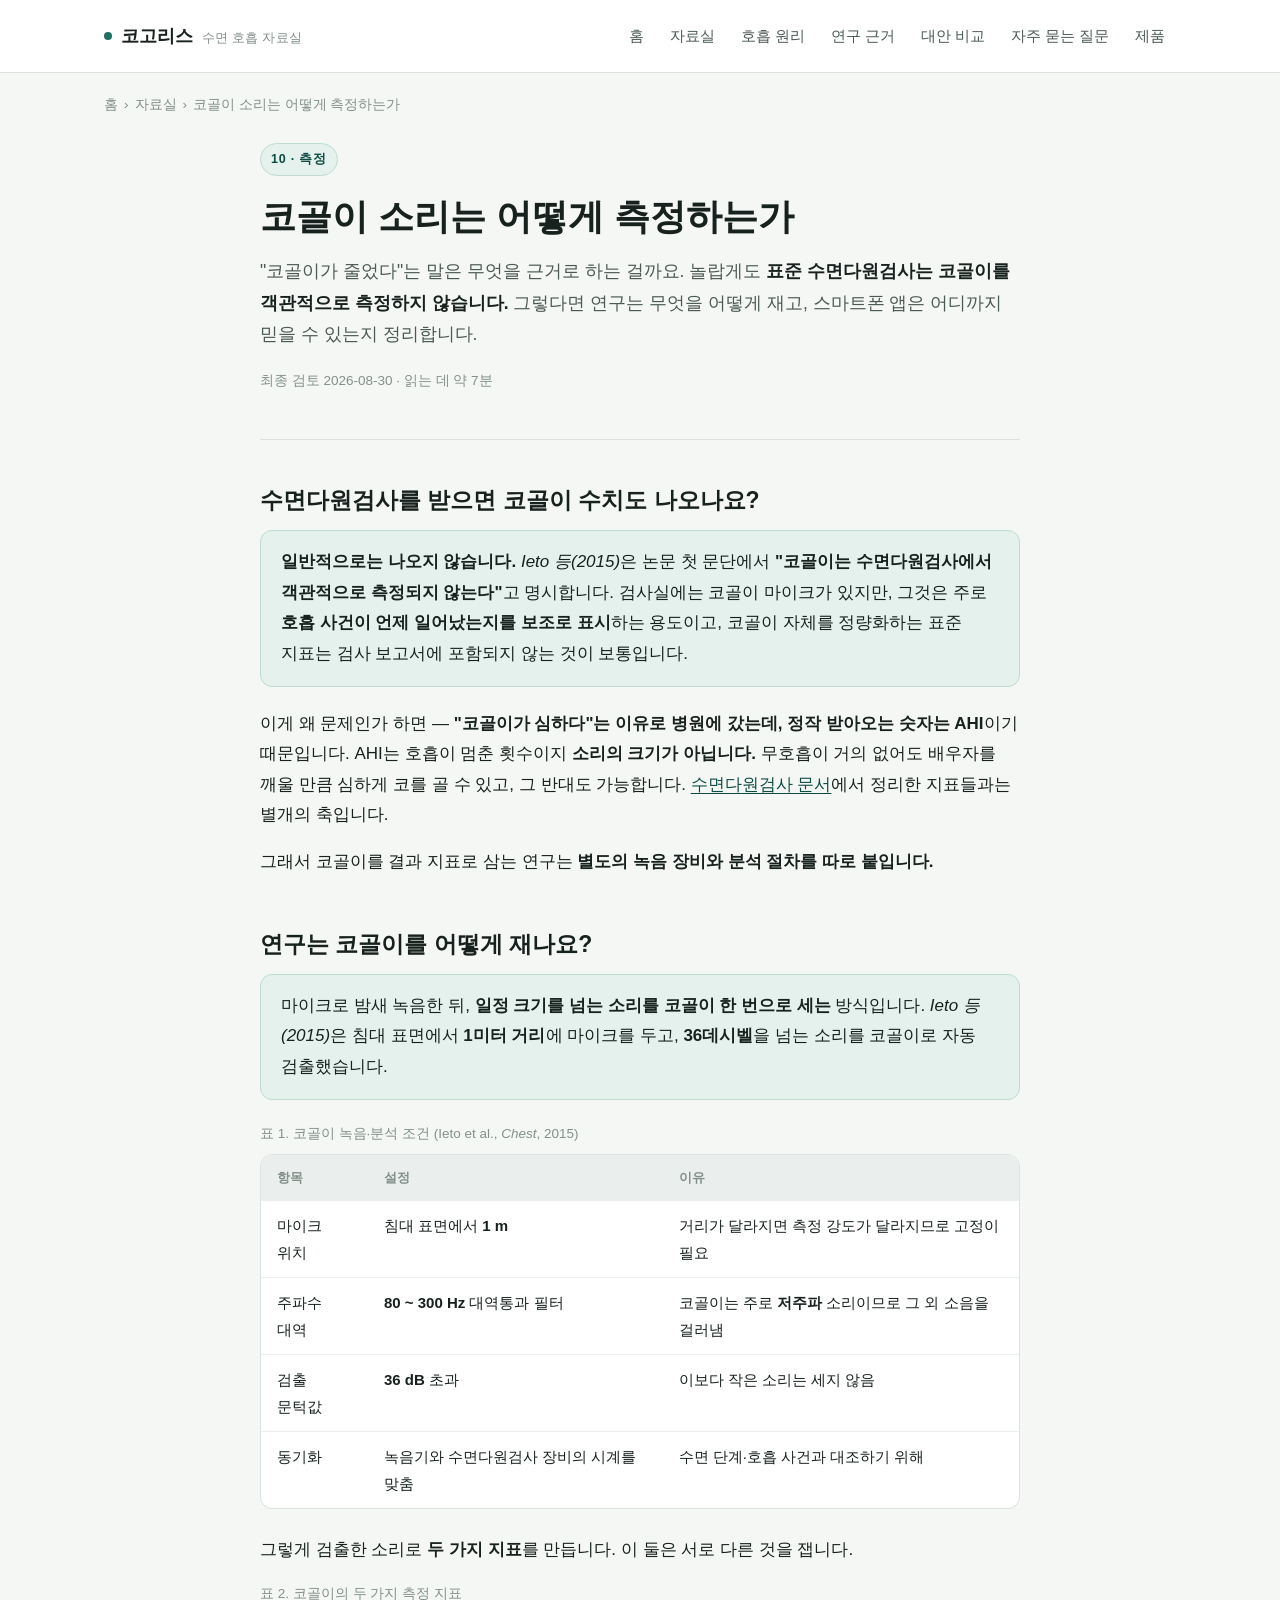
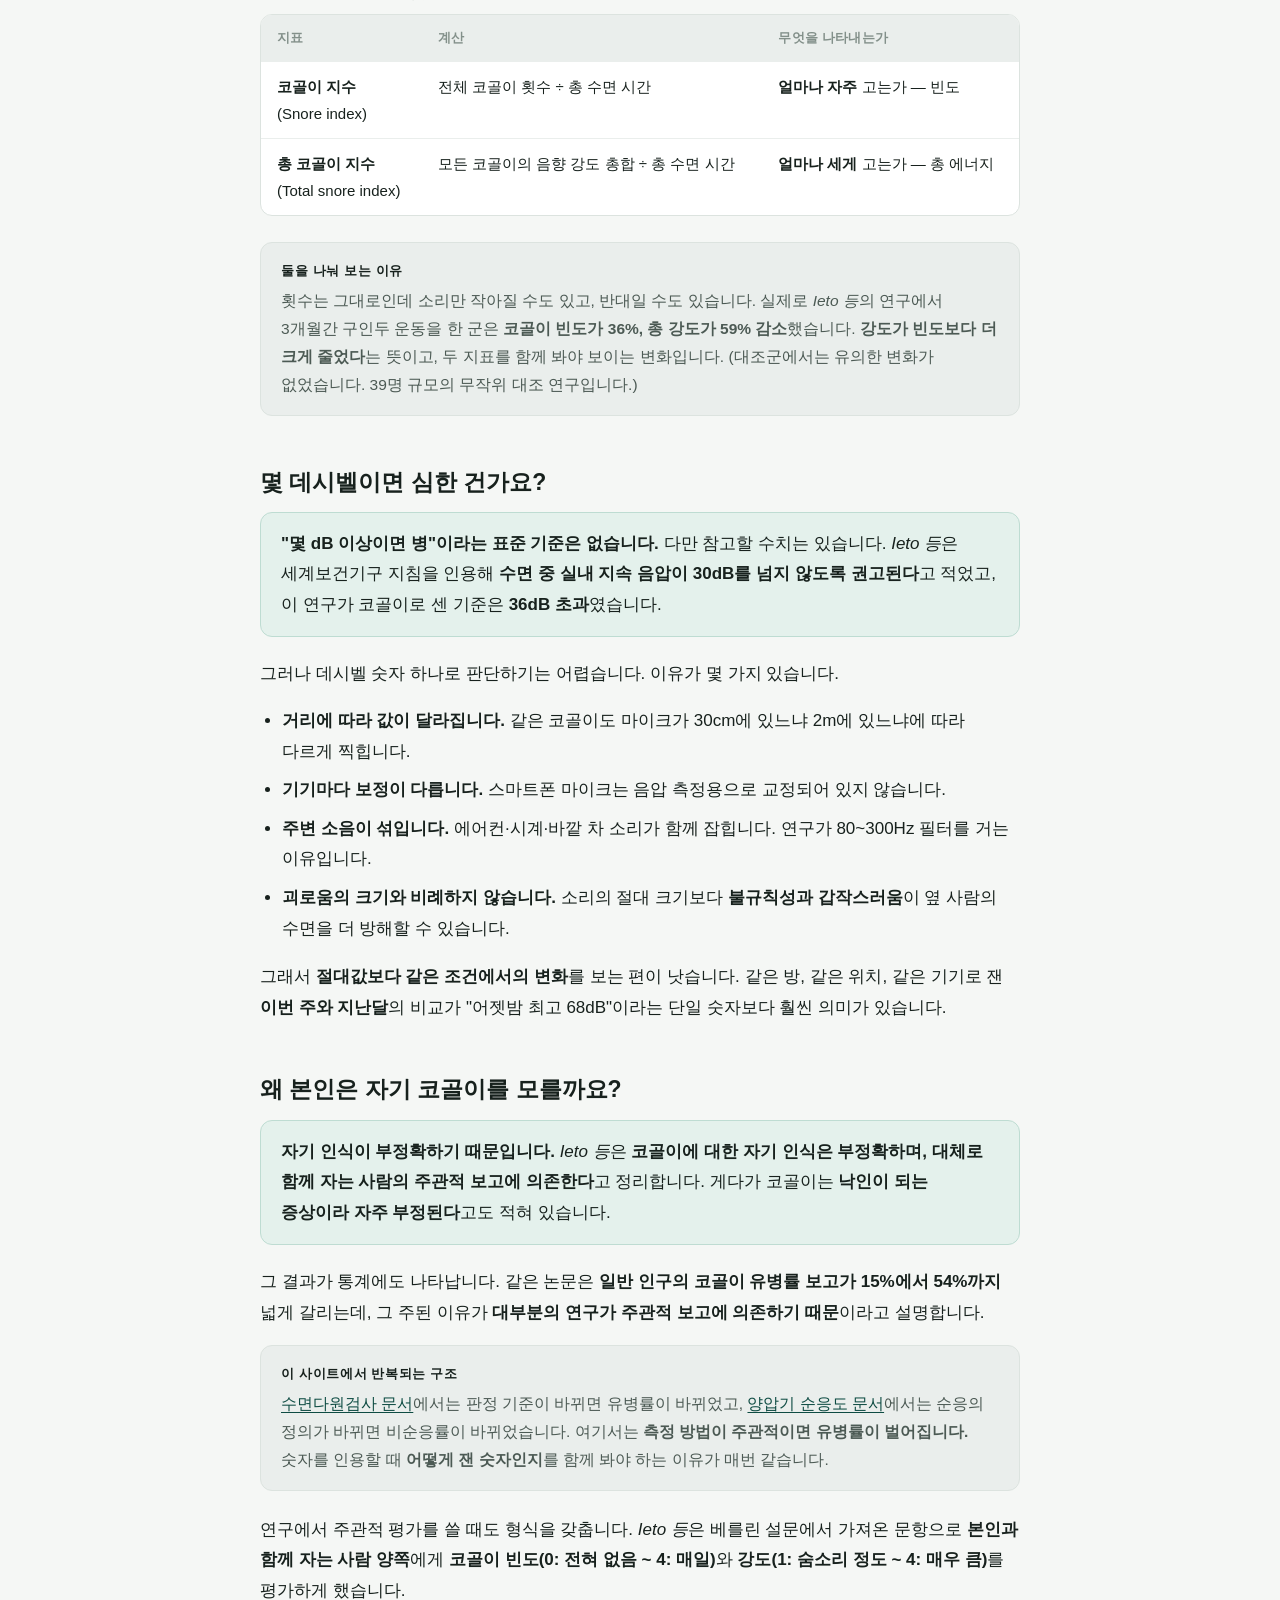
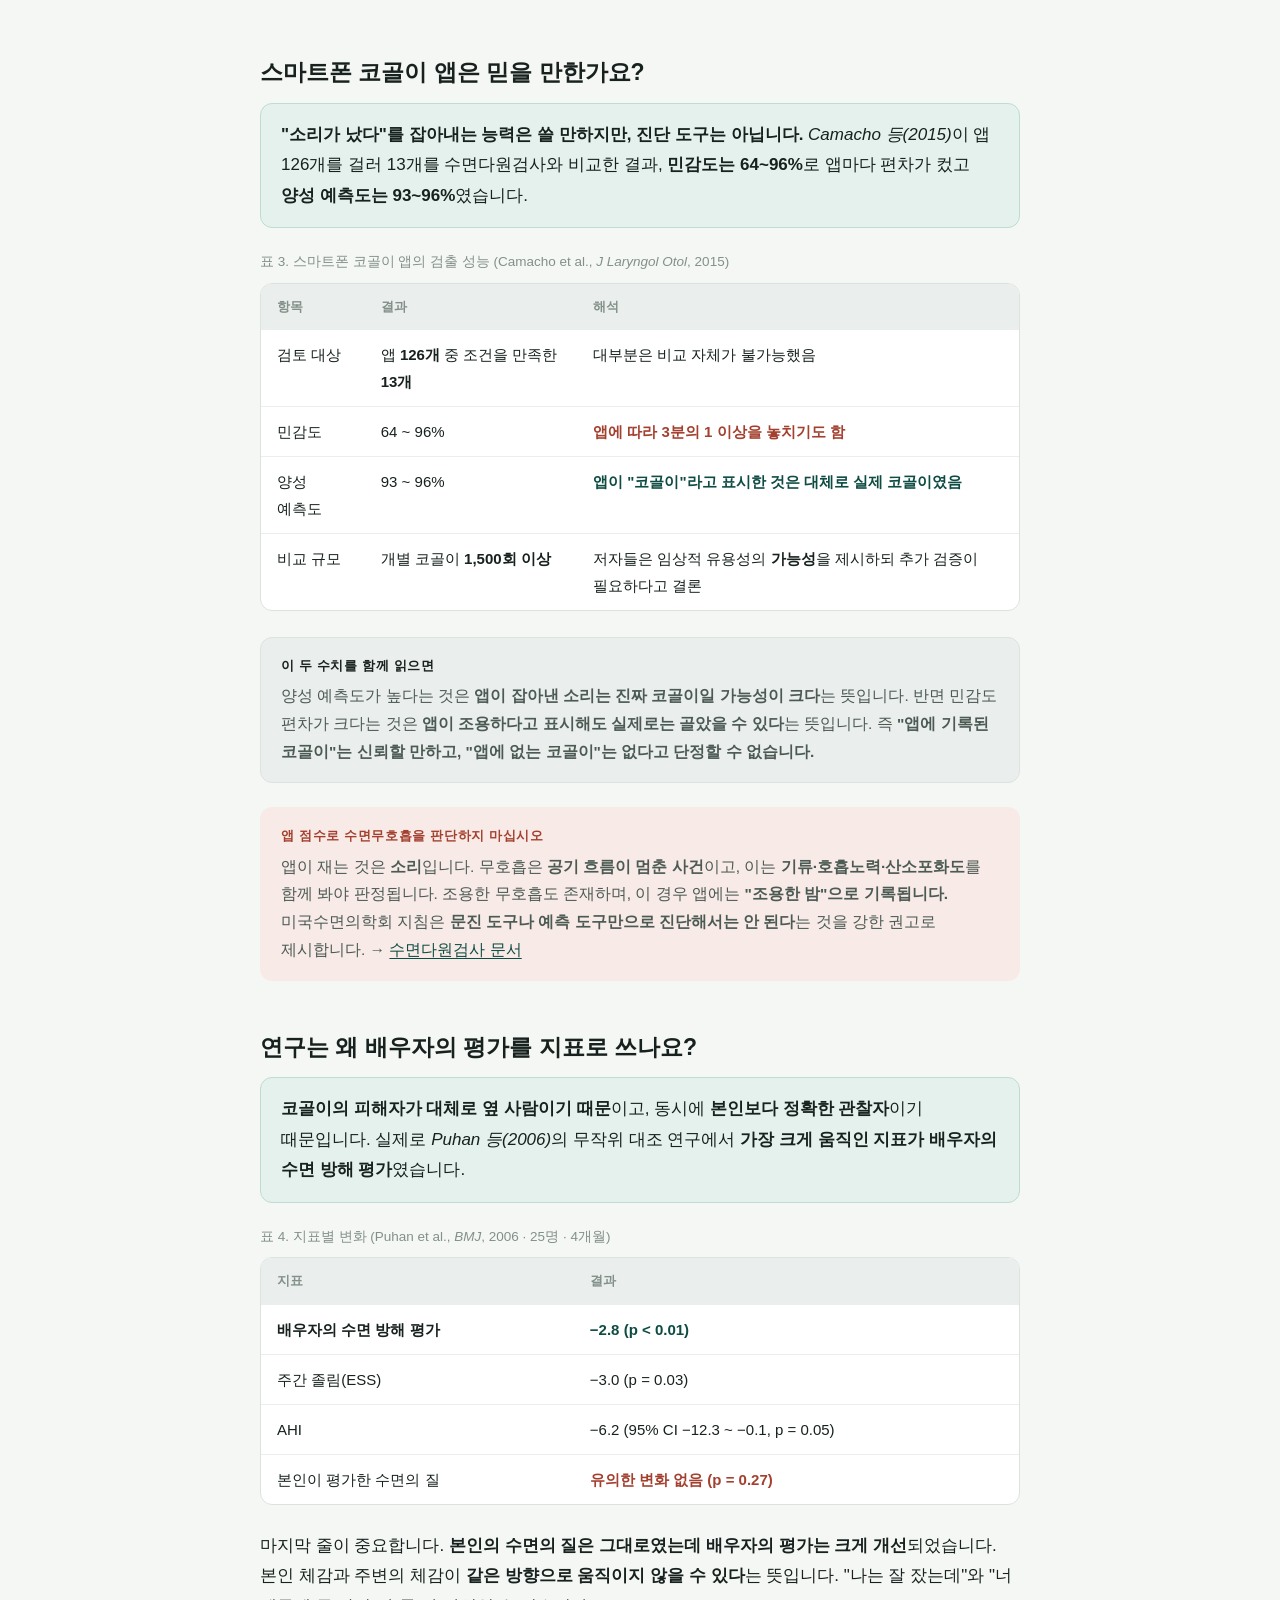
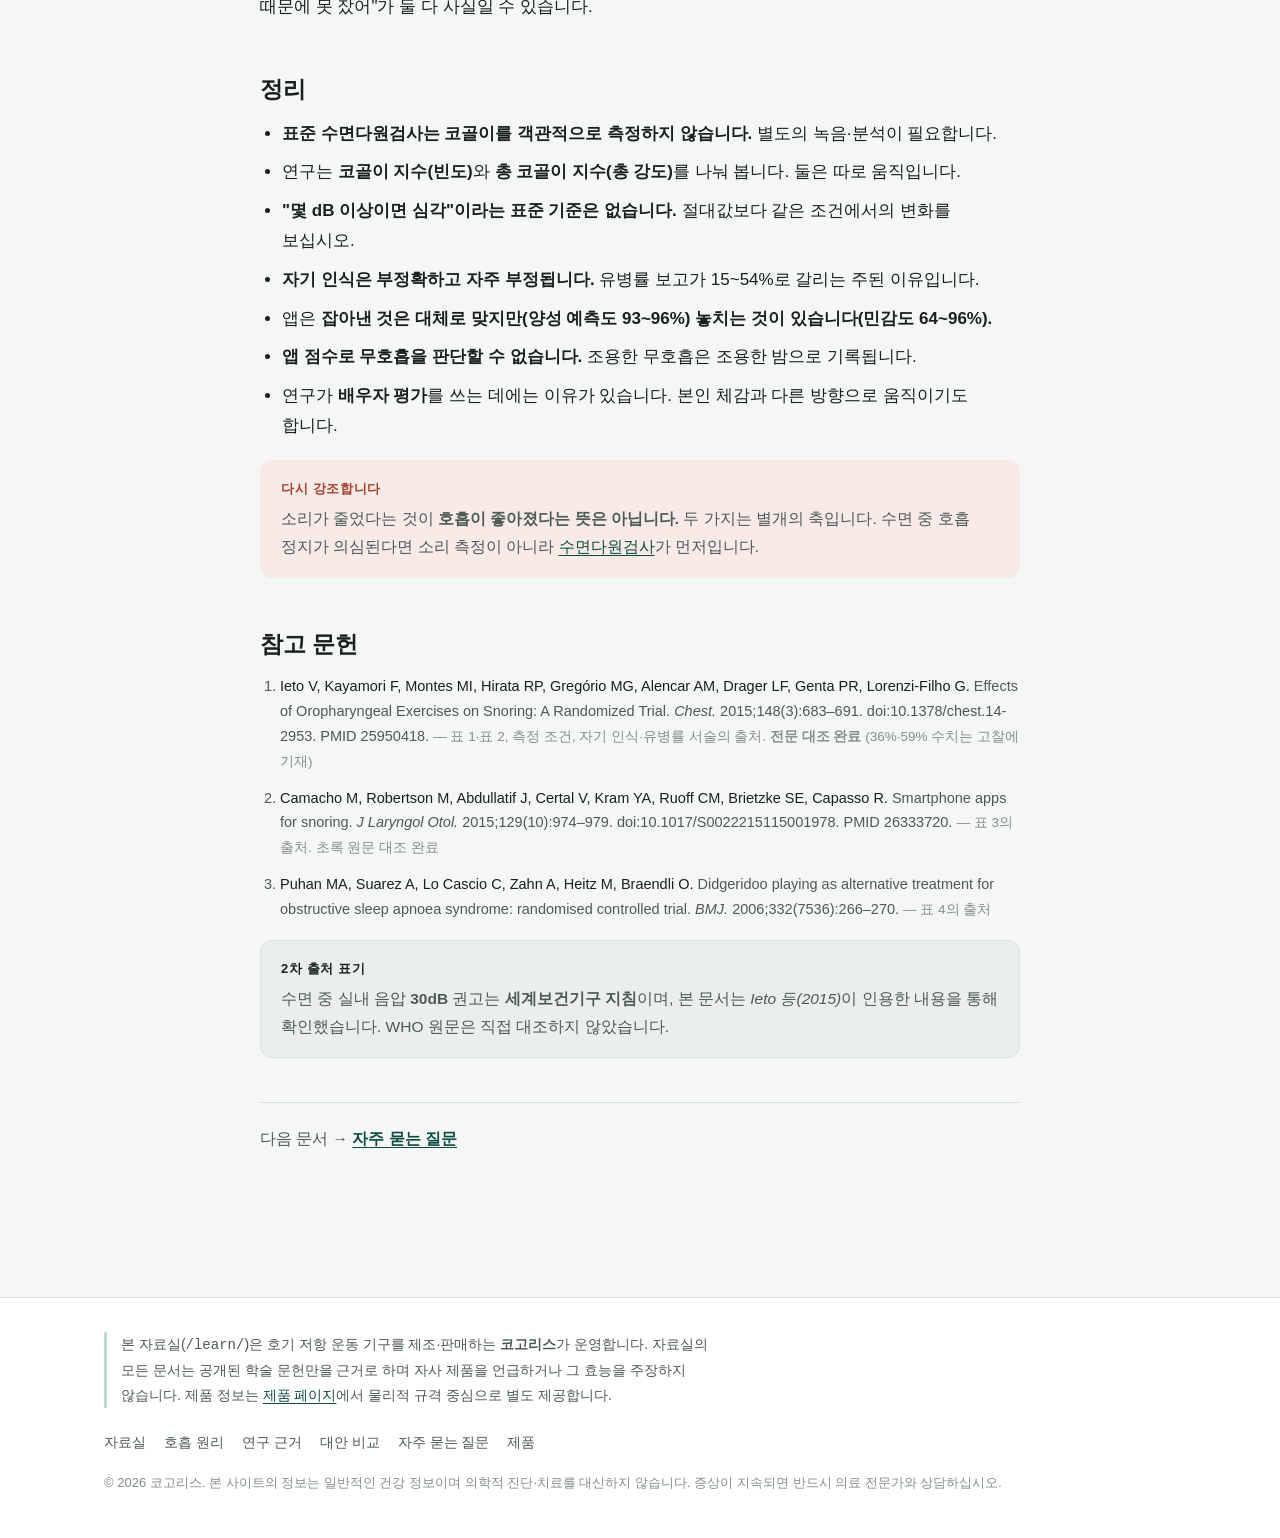
<file: learn/snoring-sound/index.html>
<!DOCTYPE html>
<html lang="ko">
<head>
<meta charset="utf-8">
<meta name="viewport" content="width=device-width, initial-scale=1">
<title>코골이 소리는 어떻게 측정하는가 — 데시벨, 지표, 앱의 한계 | 코고리스</title>
<meta name="description" content="코골이는 수면다원검사에서 객관적으로 측정되지 않습니다. 연구가 쓰는 코골이 지수와 총 코골이 지수, 36dB 검출 기준과 80~300Hz 대역, 본인이 자기 코골이를 정확히 모르는 이유, 스마트폰 앱의 민감도와 한계를 원문 수치로 정리했습니다.">
<link rel="canonical" href="https://kogoris.com/learn/snoring-sound/">
<meta name="robots" content="index, follow, max-snippet:-1">
<meta property="og:type" content="article">
<meta property="og:site_name" content="코고리스">
<meta property="og:locale" content="ko_KR">
<meta property="og:title" content="코골이 소리는 어떻게 측정하는가 — 데시벨, 지표, 앱의 한계">
<meta property="og:description" content="연구가 코골이를 어떤 단위로 재는지, 본인이 자기 코골이를 왜 모르는지, 스마트폰 앱을 어디까지 믿을 수 있는지 정리한 문서.">
<meta property="og:url" content="https://kogoris.com/learn/snoring-sound/">
<style id="site-css">
/* 코고리스 — 공용 스타일. 텍스트 우선, 시맨틱 구조 유지. */

:root{
  --paper:#F5F7F5;
  --raised:#FFFFFF;
  --ink:#17211D;
  --ink-soft:#4C5A54;
  --ink-faint:#83908A;
  --line:#DCE3DF;
  --line-soft:#EAEEEC;
  --accent:#1F6F63;
  --accent-ink:#0E4C43;
  --accent-tint:#E4F1EC;
  --accent-line:#BEDCD2;
  --warn:#A3402F;
  --warn-tint:#F8EAE6;
  --shadow:0 1px 2px rgba(20,30,26,.05), 0 10px 30px -18px rgba(20,30,26,.18);
  --maxw:1120px;
}
@media (prefers-color-scheme: dark){
  :root:not([data-theme="light"]){
    --paper:#111917;
    --raised:#18221F;
    --ink:#E6EDE9;
    --ink-soft:#A6B4AE;
    --ink-faint:#6F7E78;
    --line:#2A3A35;
    --line-soft:#212E2A;
    --accent:#5FC1AE;
    --accent-ink:#8EDAC8;
    --accent-tint:#16302A;
    --accent-line:#2B5048;
    --warn:#E48876;
    --warn-tint:#39211C;
    --shadow:0 1px 2px rgba(0,0,0,.3), 0 10px 30px -18px rgba(0,0,0,.6);
  }
}
:root[data-theme="dark"]{
  --paper:#111917; --raised:#18221F; --ink:#E6EDE9; --ink-soft:#A6B4AE;
  --ink-faint:#6F7E78; --line:#2A3A35; --line-soft:#212E2A;
  --accent:#5FC1AE; --accent-ink:#8EDAC8; --accent-tint:#16302A; --accent-line:#2B5048;
  --warn:#E48876; --warn-tint:#39211C;
  --shadow:0 1px 2px rgba(0,0,0,.3), 0 10px 30px -18px rgba(0,0,0,.6);
}

*{box-sizing:border-box}
html{-webkit-text-size-adjust:100%; scroll-behavior:smooth}
body{
  margin:0; background:var(--paper); color:var(--ink);
  font-family:"Pretendard","Noto Sans KR",-apple-system,BlinkMacSystemFont,"Segoe UI",sans-serif;
  font-size:17px; line-height:1.8; -webkit-font-smoothing:antialiased;
  word-break:keep-all; overflow-wrap:break-word;
}
@media (prefers-reduced-motion: reduce){*{animation-duration:.001ms!important;transition-duration:.001ms!important;scroll-behavior:auto}}

h1,h2,h3,h4{font-weight:700; color:var(--ink); line-height:1.4; text-wrap:balance; margin:0}
a{color:var(--accent-ink); text-underline-offset:3px}
a:hover{color:var(--accent)}
img{max-width:100%; height:auto}

.skip{position:absolute; left:-9999px}
.skip:focus{left:8px; top:8px; z-index:99; background:var(--raised); padding:10px 14px; border-radius:8px; border:1px solid var(--line)}

/* ---------- 헤더 ---------- */
.site-head{border-bottom:1px solid var(--line); background:var(--raised)}
.site-head .inner{
  max-width:var(--maxw); margin:0 auto; padding:16px 24px;
  display:flex; align-items:center; justify-content:space-between; gap:20px; flex-wrap:wrap;
}
.brand{display:flex; align-items:baseline; gap:9px; text-decoration:none; color:var(--ink); font-weight:700; font-size:18px}
.brand .dot{width:8px; height:8px; border-radius:50%; background:var(--accent); flex:none; align-self:center}
.brand small{font-weight:500; font-size:12.5px; color:var(--ink-faint); letter-spacing:.02em}
.site-nav{display:flex; gap:4px; flex-wrap:wrap}
.site-nav a{
  text-decoration:none; color:var(--ink-soft); font-size:14.5px; font-weight:500;
  padding:7px 11px; border-radius:8px;
}
.site-nav a:hover{background:var(--line-soft); color:var(--ink)}
.site-nav a[aria-current="page"]{background:var(--accent-tint); color:var(--accent-ink)}

/* ---------- 레이아웃 ---------- */
.shell{max-width:var(--maxw); margin:0 auto; padding:0 24px 88px}
.doc{max-width:760px; margin:0 auto}
@media (max-width:640px){ .shell{padding:0 18px 64px} body{font-size:16px} }

.crumbs{font-size:13.5px; color:var(--ink-faint); padding:20px 0 0; margin:0}
.crumbs a{color:var(--ink-faint); text-decoration:none}
.crumbs a:hover{color:var(--ink); text-decoration:underline}
.crumbs span{margin:0 6px}

.doc-head{padding:26px 0 30px; border-bottom:1px solid var(--line); margin-bottom:38px}
.kicker{
  display:inline-block; font-size:12.5px; font-weight:600; letter-spacing:.06em;
  color:var(--accent-ink); background:var(--accent-tint); border:1px solid var(--accent-line);
  padding:4px 10px; border-radius:999px; margin-bottom:16px;
}
.doc-head h1{font-size:clamp(26px,4.4vw,36px); margin-bottom:14px}
.summary{font-size:17.5px; color:var(--ink-soft); margin:0}
.summary strong{color:var(--ink); font-weight:600}
.doc-meta{margin-top:18px; font-size:13.5px; color:var(--ink-faint)}

section{margin-bottom:44px; scroll-margin-top:24px}
h2{font-size:23px; margin:0 0 14px; padding-top:6px}
h3{font-size:18px; margin:30px 0 10px}
h4{font-size:16px; margin:22px 0 8px}
p{margin:0 0 16px}
ul,ol{margin:0 0 18px; padding-left:22px}
li{margin-bottom:8px}
li:last-child{margin-bottom:0}
strong{font-weight:600}

/* 두괄식 답변 블록 */
.answer{
  background:var(--accent-tint); border:1px solid var(--accent-line);
  border-radius:12px; padding:16px 20px; margin:0 0 22px;
}
.answer p{margin:0; color:var(--ink)}
.answer p + p{margin-top:10px}

/* ---------- 다이어그램 ---------- */
figure.diagram{margin:0 0 28px}
figure.diagram svg{width:100%; height:auto; display:block}
figure.diagram figcaption{font-size:13.5px; color:var(--ink-faint); margin-top:10px}
.legend{display:flex; flex-wrap:wrap; gap:16px; margin-top:12px; font-size:13.5px; color:var(--ink-soft)}
.legend span{display:flex; align-items:center; gap:7px}
.legend i{width:22px; height:12px; border-radius:4px; flex:none; display:block}
.legend i.solid{background:var(--accent-tint); border:1.5px solid var(--accent)}
.legend i.dashed{background:transparent; border:1.5px dashed var(--ink-faint)}

/* ---------- 표 ---------- */
figure.table{margin:0 0 26px}
figure.table figcaption{font-size:13.5px; color:var(--ink-faint); margin-bottom:8px}
.scroll{overflow-x:auto; border:1px solid var(--line); border-radius:12px; background:var(--raised)}
table{border-collapse:collapse; width:100%; min-width:520px}
th,td{text-align:left; padding:11px 16px; font-size:15px; border-bottom:1px solid var(--line-soft); vertical-align:top}
thead th{font-size:13px; font-weight:600; color:var(--ink-faint); background:var(--line-soft); letter-spacing:.02em}
tbody tr:last-child td{border-bottom:none}
td.num{font-variant-numeric:tabular-nums; white-space:nowrap}
td.good{color:var(--accent-ink); font-weight:600}
td.bad{color:var(--warn); font-weight:600}

/* ---------- 콜아웃 ---------- */
.note,.caution{
  border-radius:12px; padding:16px 20px; margin:0 0 24px; font-size:15.5px;
  border:1px solid var(--line); background:var(--line-soft);
}
.caution{background:var(--warn-tint); border-color:transparent}
.note p,.caution p{margin:0; color:var(--ink-soft)}
.note p+p,.caution p+p{margin-top:10px}
.note b,.caution b{color:var(--ink); display:block; margin-bottom:5px; font-size:13px; letter-spacing:.05em}
.caution b{color:var(--warn)}

/* ---------- FAQ ---------- */
.qa{border-top:1px solid var(--line); padding:24px 0}
.qa:last-of-type{border-bottom:1px solid var(--line)}
.qa h3{margin:0 0 10px; font-size:18px}
.qa p:last-child{margin-bottom:0}

/* ---------- 카드 ---------- */
.cards{display:grid; grid-template-columns:repeat(auto-fit,minmax(240px,1fr)); gap:14px; margin:0 0 30px}
.card{
  display:block; text-decoration:none; color:inherit; background:var(--raised);
  border:1px solid var(--line); border-radius:14px; padding:20px; box-shadow:var(--shadow);
}
.card:hover{border-color:var(--accent-line)}
.card h3{margin:0 0 7px; font-size:17px; color:var(--ink)}
.card p{margin:0; font-size:14.5px; color:var(--ink-soft); line-height:1.65}
.card .tag{font-size:12px; color:var(--ink-faint); letter-spacing:.05em; display:block; margin-bottom:9px}

/* ---------- 참고문헌 ---------- */
ol.refs{padding-left:20px; font-size:14.5px; color:var(--ink-soft); line-height:1.7}
ol.refs li{margin-bottom:12px}
ol.refs cite{font-style:normal; color:var(--ink)}

/* ---------- 다음 단계 링크 ---------- */
.onward{
  border-top:1px solid var(--line); margin-top:8px; padding-top:22px;
  font-size:15.5px; color:var(--ink-soft);
}
.onward a{font-weight:600}

/* ---------- 제품 사진 ---------- */
figure.shot{margin:0 0 26px}
figure.shot img, figure.shot video{
  width:100%; height:auto; display:block; border-radius:12px;
  background:var(--line-soft); border:1px solid var(--line);
}
figure.shot figcaption{font-size:13.5px; color:var(--ink-faint); margin-top:9px}
.shot-pair{display:grid; grid-template-columns:1fr 1fr; gap:14px; margin:0 0 26px}
@media (max-width:560px){ .shot-pair{grid-template-columns:1fr} }
.shot-pair figure{margin:0}
.shot-pair figcaption{text-align:center}
figure.shot.narrow{max-width:420px}

/* ---------- 제품 페이지 ---------- */
.spec dt{font-size:13px; color:var(--ink-faint); letter-spacing:.04em; margin-top:14px}
.spec dd{margin:2px 0 0; font-size:16px}
.todo{
  background:var(--warn-tint); color:var(--warn); border:1px dashed var(--warn);
  border-radius:6px; padding:1px 7px; font-size:13.5px; font-weight:600; white-space:nowrap;
}
.buy{
  display:inline-block; background:var(--accent); color:#FFFFFF; text-decoration:none;
  font-weight:600; padding:13px 26px; border-radius:10px; font-size:16px; margin:6px 0 0;
}
.buy:hover{background:var(--accent-ink); color:#FFFFFF}

/* ---------- 푸터 ---------- */
.site-foot{border-top:1px solid var(--line); background:var(--raised); margin-top:40px}
.site-foot .inner{max-width:var(--maxw); margin:0 auto; padding:34px 24px 44px; font-size:14px; color:var(--ink-soft)}
.site-foot .disclose{
  border-left:3px solid var(--accent-line); padding-left:14px; margin:0 0 22px; max-width:620px;
}
.site-foot nav{display:flex; gap:18px; flex-wrap:wrap; margin-bottom:16px}
.site-foot nav a{color:var(--ink-soft); text-decoration:none}
.site-foot nav a:hover{color:var(--ink); text-decoration:underline}
.site-foot .fine{font-size:13px; color:var(--ink-faint); margin:0}
</style>
<script type="application/ld+json">
{
  "@context": "https://schema.org",
  "@type": "Article",
  "@id": "https://kogoris.com/learn/snoring-sound/#article",
  "headline": "코골이 소리는 어떻게 측정하는가 — 데시벨, 지표, 앱의 한계",
  "description": "코골이는 수면다원검사에서 객관적으로 측정되지 않습니다. 연구가 쓰는 측정 지표와 검출 기준, 자기 인식의 부정확성, 스마트폰 앱의 민감도와 한계를 원문 수치로 정리했습니다.",
  "inLanguage": "ko-KR",
  "datePublished": "2026-08-30",
  "dateModified": "2026-08-30",
  "url": "https://kogoris.com/learn/snoring-sound/",
  "mainEntityOfPage": { "@type": "WebPage", "@id": "https://kogoris.com/learn/snoring-sound/" },
  "isPartOf": { "@id": "https://kogoris.com/#website" },
  "publisher": { "@id": "https://kogoris.com/#organization" },
  "about": [
    { "@type": "Thing", "name": "코골이", "alternateName": "Snoring" },
    { "@type": "Thing", "name": "코골이 지수", "alternateName": "Snore index" },
    { "@type": "Thing", "name": "음압 수준", "alternateName": "Sound pressure level (dB)" }
  ],
  "citation": [
    {
      "@type": "ScholarlyArticle",
      "name": "Effects of Oropharyngeal Exercises on Snoring: A Randomized Trial",
      "author": "Ieto V, Kayamori F, Montes MI, Hirata RP, Gregório MG, Alencar AM, Drager LF, Genta PR, Lorenzi-Filho G",
      "datePublished": "2015",
      "isPartOf": { "@type": "Periodical", "name": "Chest" },
      "pagination": "683-691",
      "identifier": "https://doi.org/10.1378/chest.14-2953"
    },
    {
      "@type": "ScholarlyArticle",
      "name": "Smartphone apps for snoring",
      "author": "Camacho M, Robertson M, Abdullatif J, Certal V, Kram YA, Ruoff CM, Brietzke SE, Capasso R",
      "datePublished": "2015",
      "isPartOf": { "@type": "Periodical", "name": "The Journal of Laryngology and Otology" },
      "pagination": "974-979",
      "identifier": "https://doi.org/10.1017/S0022215115001978"
    },
    {
      "@type": "ScholarlyArticle",
      "name": "Didgeridoo playing as alternative treatment for obstructive sleep apnoea syndrome: randomised controlled trial",
      "author": "Puhan MA, Suarez A, Lo Cascio C, Zahn A, Heitz M, Braendli O",
      "datePublished": "2006",
      "isPartOf": { "@type": "Periodical", "name": "BMJ" },
      "pagination": "266-270",
      "identifier": "https://doi.org/10.1136/bmj.38705.470590.55"
    }
  ],
  "breadcrumb": {
    "@type": "BreadcrumbList",
    "itemListElement": [
      { "@type": "ListItem", "position": 1, "name": "홈", "item": "https://kogoris.com/" },
      { "@type": "ListItem", "position": 2, "name": "자료실", "item": "https://kogoris.com/learn/" },
      { "@type": "ListItem", "position": 3, "name": "코골이 소리는 어떻게 측정하는가", "item": "https://kogoris.com/learn/snoring-sound/" }
    ]
  }
}
</script>
</head>
<body>
<a class="skip" href="#main">본문 바로가기</a>

<header class="site-head">
  <div class="inner">
    <a class="brand" href="/"><span class="dot"></span>코고리스 <small>수면 호흡 자료실</small></a>
    <nav class="site-nav" aria-label="주요 메뉴">
      <a href="/">홈</a>
      <a href="/learn/">자료실</a>
      <a href="/learn/mechanism/">호흡 원리</a>
      <a href="/learn/research/">연구 근거</a>
      <a href="/learn/compare/">대안 비교</a>
      <a href="/learn/faq/">자주 묻는 질문</a>
      <a href="/product/">제품</a>
    </nav>
  </div>
</header>

<div class="shell">
<nav class="crumbs" aria-label="현재 위치"><a href="/">홈</a><span>›</span><a href="/learn/">자료실</a><span>›</span>코골이 소리는 어떻게 측정하는가</nav>
<main id="main" class="doc">

<article>
  <div class="doc-head">
    <span class="kicker">10 · 측정</span>
    <h1>코골이 소리는 어떻게 측정하는가</h1>
    <p class="summary">
      "코골이가 줄었다"는 말은 무엇을 근거로 하는 걸까요.
      놀랍게도 <strong>표준 수면다원검사는 코골이를 객관적으로 측정하지 않습니다.</strong>
      그렇다면 연구는 무엇을 어떻게 재고, 스마트폰 앱은 어디까지 믿을 수 있는지 정리합니다.
    </p>
    <p class="doc-meta">최종 검토 2026-08-30 · 읽는 데 약 7분</p>
  </div>

  <section id="not-measured">
    <h2>수면다원검사를 받으면 코골이 수치도 나오나요?</h2>

    <div class="answer">
      <p><strong>일반적으로는 나오지 않습니다.</strong> <cite>Ieto 등(2015)</cite>은 논문 첫 문단에서 <strong>"코골이는 수면다원검사에서 객관적으로 측정되지 않는다"</strong>고 명시합니다. 검사실에는 코골이 마이크가 있지만, 그것은 주로 <strong>호흡 사건이 언제 일어났는지를 보조로 표시</strong>하는 용도이고, 코골이 자체를 정량화하는 표준 지표는 검사 보고서에 포함되지 않는 것이 보통입니다.</p>
    </div>

    <p>
      이게 왜 문제인가 하면 — <strong>"코골이가 심하다"는 이유로 병원에 갔는데, 정작 받아오는 숫자는 AHI</strong>이기 때문입니다.
      AHI는 호흡이 멈춘 횟수이지 <strong>소리의 크기가 아닙니다.</strong>
      무호흡이 거의 없어도 배우자를 깨울 만큼 심하게 코를 골 수 있고, 그 반대도 가능합니다.
      <a href="/learn/sleep-study/">수면다원검사 문서</a>에서 정리한 지표들과는 별개의 축입니다.
    </p>

    <p>
      그래서 코골이를 결과 지표로 삼는 연구는 <strong>별도의 녹음 장비와 분석 절차를 따로 붙입니다.</strong>
    </p>
  </section>

  <section id="how">
    <h2>연구는 코골이를 어떻게 재나요?</h2>

    <div class="answer">
      <p>마이크로 밤새 녹음한 뒤, <strong>일정 크기를 넘는 소리를 코골이 한 번으로 세는</strong> 방식입니다. <cite>Ieto 등(2015)</cite>은 침대 표면에서 <strong>1미터 거리</strong>에 마이크를 두고, <strong>36데시벨</strong>을 넘는 소리를 코골이로 자동 검출했습니다.</p>
    </div>

    <figure class="table">
      <figcaption>표 1. 코골이 녹음·분석 조건 (Ieto et al., <em>Chest</em>, 2015)</figcaption>
      <div class="scroll">
        <table>
          <thead><tr><th scope="col">항목</th><th scope="col">설정</th><th scope="col">이유</th></tr></thead>
          <tbody>
            <tr><td>마이크 위치</td><td>침대 표면에서 <strong>1 m</strong></td><td>거리가 달라지면 측정 강도가 달라지므로 고정이 필요</td></tr>
            <tr><td>주파수 대역</td><td><strong>80 ~ 300 Hz</strong> 대역통과 필터</td><td>코골이는 주로 <strong>저주파</strong> 소리이므로 그 외 소음을 걸러냄</td></tr>
            <tr><td>검출 문턱값</td><td><strong>36 dB</strong> 초과</td><td>이보다 작은 소리는 세지 않음</td></tr>
            <tr><td>동기화</td><td>녹음기와 수면다원검사 장비의 시계를 맞춤</td><td>수면 단계·호흡 사건과 대조하기 위해</td></tr>
          </tbody>
        </table>
      </div>
    </figure>

    <p>
      그렇게 검출한 소리로 <strong>두 가지 지표</strong>를 만듭니다. 이 둘은 서로 다른 것을 잽니다.
    </p>

    <figure class="table">
      <figcaption>표 2. 코골이의 두 가지 측정 지표</figcaption>
      <div class="scroll">
        <table>
          <thead><tr><th scope="col">지표</th><th scope="col">계산</th><th scope="col">무엇을 나타내는가</th></tr></thead>
          <tbody>
            <tr>
              <td><strong>코골이 지수</strong><br>(Snore index)</td>
              <td>전체 코골이 횟수 ÷ 총 수면 시간</td>
              <td><strong>얼마나 자주</strong> 고는가 — 빈도</td>
            </tr>
            <tr>
              <td><strong>총 코골이 지수</strong><br>(Total snore index)</td>
              <td>모든 코골이의 음향 강도 총합 ÷ 총 수면 시간</td>
              <td><strong>얼마나 세게</strong> 고는가 — 총 에너지</td>
            </tr>
          </tbody>
        </table>
      </div>
    </figure>

    <div class="note">
      <b>둘을 나눠 보는 이유</b>
      <p>
        횟수는 그대로인데 소리만 작아질 수도 있고, 반대일 수도 있습니다.
        실제로 <cite>Ieto 등</cite>의 연구에서 3개월간 구인두 운동을 한 군은
        <strong>코골이 빈도가 36%, 총 강도가 59% 감소</strong>했습니다.
        <strong>강도가 빈도보다 더 크게 줄었다</strong>는 뜻이고, 두 지표를 함께 봐야 보이는 변화입니다.
        (대조군에서는 유의한 변화가 없었습니다. 39명 규모의 무작위 대조 연구입니다.)
      </p>
    </div>
  </section>

  <section id="decibel">
    <h2>몇 데시벨이면 심한 건가요?</h2>

    <div class="answer">
      <p><strong>"몇 dB 이상이면 병"이라는 표준 기준은 없습니다.</strong> 다만 참고할 수치는 있습니다. <cite>Ieto 등</cite>은 세계보건기구 지침을 인용해 <strong>수면 중 실내 지속 음압이 30dB를 넘지 않도록 권고된다</strong>고 적었고, 이 연구가 코골이로 센 기준은 <strong>36dB 초과</strong>였습니다.</p>
    </div>

    <p>
      그러나 데시벨 숫자 하나로 판단하기는 어렵습니다. 이유가 몇 가지 있습니다.
    </p>

    <ul>
      <li><strong>거리에 따라 값이 달라집니다.</strong> 같은 코골이도 마이크가 30cm에 있느냐 2m에 있느냐에 따라 다르게 찍힙니다.</li>
      <li><strong>기기마다 보정이 다릅니다.</strong> 스마트폰 마이크는 음압 측정용으로 교정되어 있지 않습니다.</li>
      <li><strong>주변 소음이 섞입니다.</strong> 에어컨·시계·바깥 차 소리가 함께 잡힙니다. 연구가 80~300Hz 필터를 거는 이유입니다.</li>
      <li><strong>괴로움의 크기와 비례하지 않습니다.</strong> 소리의 절대 크기보다 <strong>불규칙성과 갑작스러움</strong>이 옆 사람의 수면을 더 방해할 수 있습니다.</li>
    </ul>

    <p>
      그래서 <strong>절대값보다 같은 조건에서의 변화</strong>를 보는 편이 낫습니다.
      같은 방, 같은 위치, 같은 기기로 잰 <strong>이번 주와 지난달</strong>의 비교가
      "어젯밤 최고 68dB"이라는 단일 숫자보다 훨씬 의미가 있습니다.
    </p>
  </section>

  <section id="self">
    <h2>왜 본인은 자기 코골이를 모를까요?</h2>

    <div class="answer">
      <p><strong>자기 인식이 부정확하기 때문입니다.</strong> <cite>Ieto 등</cite>은 <strong>코골이에 대한 자기 인식은 부정확하며, 대체로 함께 자는 사람의 주관적 보고에 의존한다</strong>고 정리합니다. 게다가 코골이는 <strong>낙인이 되는 증상이라 자주 부정된다</strong>고도 적혀 있습니다.</p>
    </div>

    <p>
      그 결과가 통계에도 나타납니다. 같은 논문은 <strong>일반 인구의 코골이 유병률 보고가 15%에서 54%까지</strong> 넓게 갈리는데,
      그 주된 이유가 <strong>대부분의 연구가 주관적 보고에 의존하기 때문</strong>이라고 설명합니다.
    </p>

    <div class="note">
      <b>이 사이트에서 반복되는 구조</b>
      <p>
        <a href="/learn/sleep-study/#criteria">수면다원검사 문서</a>에서는 판정 기준이 바뀌면 유병률이 바뀌었고,
        <a href="/learn/cpap-adherence/#rate">양압기 순응도 문서</a>에서는 순응의 정의가 바뀌면 비순응률이 바뀌었습니다.
        여기서는 <strong>측정 방법이 주관적이면 유병률이 벌어집니다.</strong>
        숫자를 인용할 때 <strong>어떻게 잰 숫자인지</strong>를 함께 봐야 하는 이유가 매번 같습니다.
      </p>
    </div>

    <p>
      연구에서 주관적 평가를 쓸 때도 형식을 갖춥니다.
      <cite>Ieto 등</cite>은 베를린 설문에서 가져온 문항으로 <strong>본인과 함께 자는 사람 양쪽</strong>에게
      <strong>코골이 빈도(0: 전혀 없음 ~ 4: 매일)</strong>와 <strong>강도(1: 숨소리 정도 ~ 4: 매우 큼)</strong>를 평가하게 했습니다.
    </p>
  </section>

  <section id="apps">
    <h2>스마트폰 코골이 앱은 믿을 만한가요?</h2>

    <div class="answer">
      <p><strong>"소리가 났다"를 잡아내는 능력은 쓸 만하지만, 진단 도구는 아닙니다.</strong> <cite>Camacho 등(2015)</cite>이 앱 126개를 걸러 13개를 수면다원검사와 비교한 결과, <strong>민감도는 64~96%</strong>로 앱마다 편차가 컸고 <strong>양성 예측도는 93~96%</strong>였습니다.</p>
    </div>

    <figure class="table">
      <figcaption>표 3. 스마트폰 코골이 앱의 검출 성능 (Camacho et al., <em>J Laryngol Otol</em>, 2015)</figcaption>
      <div class="scroll">
        <table>
          <thead><tr><th scope="col">항목</th><th scope="col">결과</th><th scope="col">해석</th></tr></thead>
          <tbody>
            <tr><td>검토 대상</td><td>앱 <strong>126개</strong> 중 조건을 만족한 <strong>13개</strong></td><td>대부분은 비교 자체가 불가능했음</td></tr>
            <tr><td>민감도</td><td class="num">64 ~ 96%</td><td class="bad">앱에 따라 <strong>3분의 1 이상을 놓치기도</strong> 함</td></tr>
            <tr><td>양성 예측도</td><td class="num">93 ~ 96%</td><td class="good">앱이 "코골이"라고 표시한 것은 대체로 실제 코골이였음</td></tr>
            <tr><td>비교 규모</td><td>개별 코골이 <strong>1,500회 이상</strong></td><td>저자들은 임상적 유용성의 <strong>가능성</strong>을 제시하되 추가 검증이 필요하다고 결론</td></tr>
          </tbody>
        </table>
      </div>
    </figure>

    <div class="note">
      <b>이 두 수치를 함께 읽으면</b>
      <p>
        양성 예측도가 높다는 것은 <strong>앱이 잡아낸 소리는 진짜 코골이일 가능성이 크다</strong>는 뜻입니다.
        반면 민감도 편차가 크다는 것은 <strong>앱이 조용하다고 표시해도 실제로는 골았을 수 있다</strong>는 뜻입니다.
        즉 <strong>"앱에 기록된 코골이"는 신뢰할 만하고, "앱에 없는 코골이"는 없다고 단정할 수 없습니다.</strong>
      </p>
    </div>

    <div class="caution">
      <b>앱 점수로 수면무호흡을 판단하지 마십시오</b>
      <p>
        앱이 재는 것은 <strong>소리</strong>입니다. 무호흡은 <strong>공기 흐름이 멈춘 사건</strong>이고,
        이는 <strong>기류·호흡노력·산소포화도</strong>를 함께 봐야 판정됩니다.
        조용한 무호흡도 존재하며, 이 경우 앱에는 <strong>"조용한 밤"으로 기록됩니다.</strong>
        미국수면의학회 지침은 <strong>문진 도구나 예측 도구만으로 진단해서는 안 된다</strong>는 것을 강한 권고로 제시합니다.
        → <a href="/learn/sleep-study/#home">수면다원검사 문서</a>
      </p>
    </div>
  </section>

  <section id="partner">
    <h2>연구는 왜 배우자의 평가를 지표로 쓰나요?</h2>

    <div class="answer">
      <p><strong>코골이의 피해자가 대체로 옆 사람이기 때문</strong>이고, 동시에 <strong>본인보다 정확한 관찰자</strong>이기 때문입니다. 실제로 <cite>Puhan 등(2006)</cite>의 무작위 대조 연구에서 <strong>가장 크게 움직인 지표가 배우자의 수면 방해 평가</strong>였습니다.</p>
    </div>

    <figure class="table">
      <figcaption>표 4. 지표별 변화 (Puhan et al., <em>BMJ</em>, 2006 · 25명 · 4개월)</figcaption>
      <div class="scroll">
        <table>
          <thead><tr><th scope="col">지표</th><th scope="col">결과</th></tr></thead>
          <tbody>
            <tr><td><strong>배우자의 수면 방해 평가</strong></td><td class="num good"><strong>−2.8</strong> (p &lt; 0.01)</td></tr>
            <tr><td>주간 졸림(ESS)</td><td class="num">−3.0 (p = 0.03)</td></tr>
            <tr><td>AHI</td><td class="num">−6.2 (95% CI −12.3 ~ −0.1, p = 0.05)</td></tr>
            <tr><td>본인이 평가한 수면의 질</td><td class="bad">유의한 변화 없음 (p = 0.27)</td></tr>
          </tbody>
        </table>
      </div>
    </figure>

    <p>
      마지막 줄이 중요합니다. <strong>본인의 수면의 질은 그대로였는데 배우자의 평가는 크게 개선</strong>되었습니다.
      본인 체감과 주변의 체감이 <strong>같은 방향으로 움직이지 않을 수 있다</strong>는 뜻입니다.
      "나는 잘 잤는데"와 "너 때문에 못 잤어"가 둘 다 사실일 수 있습니다.
    </p>
  </section>

  <section id="note">
    <h2>정리</h2>
    <ul>
      <li><strong>표준 수면다원검사는 코골이를 객관적으로 측정하지 않습니다.</strong> 별도의 녹음·분석이 필요합니다.</li>
      <li>연구는 <strong>코골이 지수(빈도)</strong>와 <strong>총 코골이 지수(총 강도)</strong>를 나눠 봅니다. 둘은 따로 움직입니다.</li>
      <li><strong>"몇 dB 이상이면 심각"이라는 표준 기준은 없습니다.</strong> 절대값보다 같은 조건에서의 변화를 보십시오.</li>
      <li><strong>자기 인식은 부정확하고 자주 부정됩니다.</strong> 유병률 보고가 15~54%로 갈리는 주된 이유입니다.</li>
      <li>앱은 <strong>잡아낸 것은 대체로 맞지만(양성 예측도 93~96%) 놓치는 것이 있습니다(민감도 64~96%).</strong></li>
      <li><strong>앱 점수로 무호흡을 판단할 수 없습니다.</strong> 조용한 무호흡은 조용한 밤으로 기록됩니다.</li>
      <li>연구가 <strong>배우자 평가</strong>를 쓰는 데에는 이유가 있습니다. 본인 체감과 다른 방향으로 움직이기도 합니다.</li>
    </ul>

    <div class="caution">
      <b>다시 강조합니다</b>
      <p>
        소리가 줄었다는 것이 <strong>호흡이 좋아졌다는 뜻은 아닙니다.</strong> 두 가지는 별개의 축입니다.
        수면 중 호흡 정지가 의심된다면 소리 측정이 아니라
        <a href="/learn/sleep-study/">수면다원검사</a>가 먼저입니다.
      </p>
    </div>
  </section>

  <section id="refs">
    <h2>참고 문헌</h2>
    <ol class="refs">
      <li><cite>Ieto V, Kayamori F, Montes MI, Hirata RP, Gregório MG, Alencar AM, Drager LF, Genta PR, Lorenzi-Filho G.</cite> Effects of Oropharyngeal Exercises on Snoring: A Randomized Trial. <em>Chest.</em> 2015;148(3):683–691. doi:10.1378/chest.14-2953. PMID 25950418. <span class="doc-meta">— 표 1·표 2, 측정 조건, 자기 인식·유병률 서술의 출처. <strong>전문 대조 완료</strong> (36%·59% 수치는 고찰에 기재)</span></li>
      <li><cite>Camacho M, Robertson M, Abdullatif J, Certal V, Kram YA, Ruoff CM, Brietzke SE, Capasso R.</cite> Smartphone apps for snoring. <em>J Laryngol Otol.</em> 2015;129(10):974–979. doi:10.1017/S0022215115001978. PMID 26333720. <span class="doc-meta">— 표 3의 출처. 초록 원문 대조 완료</span></li>
      <li><cite>Puhan MA, Suarez A, Lo Cascio C, Zahn A, Heitz M, Braendli O.</cite> Didgeridoo playing as alternative treatment for obstructive sleep apnoea syndrome: randomised controlled trial. <em>BMJ.</em> 2006;332(7536):266–270. <span class="doc-meta">— 표 4의 출처</span></li>
    </ol>
    <div class="note">
      <b>2차 출처 표기</b>
      <p>
        수면 중 실내 음압 <strong>30dB</strong> 권고는 <strong>세계보건기구 지침</strong>이며,
        본 문서는 <cite>Ieto 등(2015)</cite>이 인용한 내용을 통해 확인했습니다. WHO 원문은 직접 대조하지 않았습니다.
      </p>
    </div>
  </section>

  <p class="onward">
    다음 문서 → <a href="/learn/faq/">자주 묻는 질문</a>
  </p>
</article>

</main>
</div>

<footer class="site-foot">
  <div class="inner">
    <p class="disclose">
      본 자료실(<code>/learn/</code>)은 호기 저항 운동 기구를 제조·판매하는 <strong>코고리스</strong>가 운영합니다.
      자료실의 모든 문서는 공개된 학술 문헌만을 근거로 하며 자사 제품을 언급하거나 그 효능을 주장하지 않습니다.
      제품 정보는 <a href="/product/">제품 페이지</a>에서 물리적 규격 중심으로 별도 제공합니다.
    </p>
    <nav aria-label="푸터 메뉴">
      <a href="/learn/">자료실</a>
      <a href="/learn/mechanism/">호흡 원리</a>
      <a href="/learn/research/">연구 근거</a>
      <a href="/learn/compare/">대안 비교</a>
      <a href="/learn/faq/">자주 묻는 질문</a>
      <a href="/product/">제품</a>
    </nav>
    <p class="fine">
      © 2026 코고리스. 본 사이트의 정보는 일반적인 건강 정보이며 의학적 진단·치료를 대신하지 않습니다.
      증상이 지속되면 반드시 의료 전문가와 상담하십시오.
    </p>
  </div>
</footer>

</body>
</html>
</file>
<file: assets/kogoris_flagship.css>
@font-face{font-family:Pretendard;src:url('PretendardVariable.woff2') format('woff2');font-weight:100 900;font-display:swap}
:root{--ink:#0B0C0E;--ink-2:#131518;--ink-3:#1C1F23;--g900:#191F28;--g800:#333D4B;--g700:#4E5968;--g600:#6B7684;--g500:#8B95A1;--g400:#B0B8C1;--g300:#D1D6DB;--g200:#E5E8EB;--g100:#F2F4F6;--g50:#F9FAFB;--red:#E5392F;--red-2:#FF5A4F;--line:rgba(255,255,255,.12)}
*{box-sizing:border-box}html{scroll-padding-top:136px;scrollbar-color:var(--g600) var(--ink)}
body{margin:0;color:var(--g900);background:white;font-family:Pretendard,sans-serif;word-break:keep-all;overflow-wrap:anywhere;line-height:1.6;-webkit-font-smoothing:antialiased}
body.sheet-open{overflow:hidden}::selection{color:white;background:var(--red)}
h1,h2,h3,p,ol,ul,dl,dd,figure{margin:0}ul,ol{padding:0;list-style:none}a{color:inherit;text-decoration:none;text-underline-offset:5px}button{font:inherit;cursor:pointer}button,a{-webkit-tap-highlight-color:transparent}
button:focus-visible,a:focus-visible{outline:3px solid var(--red-2);outline-offset:6px}button:disabled,[aria-disabled=true]{cursor:default}img,svg,video{display:block;max-width:100%}img{height:auto}button{border:0}[hidden]{display:none!important}
.wrap{width:100%;max-width:1160px;padding-inline:48px;margin-inline:auto;min-width:0}
.r,em{color:var(--red-2);font-style:normal}h1,h2,h3{font-weight:700;line-height:1.2;letter-spacing:-.045em}p{font-size:18px;line-height:1.7}h3{font-size:21px}
.h2{font-size:64px;letter-spacing:-.05em}.h2>span,.display>span,.ptitle>span{display:inline}
.eyebrow{font-size:13px;letter-spacing:.13em;font-weight:700;color:var(--g600);margin-bottom:24px}
.lead{font-size:20px;max-width:760px;margin-top:32px;color:var(--g600);line-height:1.8}.wide{max-width:760px;margin-inline:auto}
.sec{padding:200px 0}.gray{background:var(--g50)}.dark{color:white;background:var(--ink)}.dark .eyebrow{color:var(--g400)}.dark .lead{color:var(--g300)}
.button{display:inline-flex;align-items:center;justify-content:center;min-height:52px;padding:13px 25px;background:white;color:var(--ink);border-radius:30px;font-weight:700;font-size:15px;transition:background .2s,transform .2s;white-space:normal}
.button:hover{background:var(--g200);transform:translateY(-2px)}.button.ghost{background:rgba(255,255,255,.08);color:white;border:1px solid rgba(255,255,255,.18)}.button.ghost:hover{background:rgba(255,255,255,.15)}
#nav{height:68px;position:fixed;inset:0 0 auto;z-index:100;color:white;border-bottom:1px solid transparent;transition:background .3s,color .3s,border-color .3s;isolation:isolate}
#nav.solid{background:rgba(11,12,14,.88);backdrop-filter:blur(18px);border-color:var(--line)}
#nav.solid[data-tone=light]{background:rgba(255,255,255,.91);color:var(--g900);border-color:var(--g200)}
.nav-inner{height:100%;margin:auto;width:calc(100% - 64px);max-width:1280px;display:flex;align-items:center;gap:24px}
.brand{display:flex;align-items:center;gap:15px;font-size:19px;font-weight:800;letter-spacing:-.02em;flex-shrink:0}.brand small{font-size:11px;font-weight:400;opacity:.7}
#nav nav{display:flex;gap:20px;margin-left:auto;align-items:center;font-size:13px;font-weight:600}
#nav nav a:hover{color:var(--red-2)}#nav nav [aria-disabled=true]{opacity:.48}
.nav-actions{display:flex;gap:15px;align-items:center;font-size:13px;font-weight:700}.nav-buy{padding:10px 18px;border-radius:24px;background:white;color:var(--ink);white-space:nowrap}.nav-buy:hover{background:var(--g200)}.nav-secondary{white-space:nowrap}#nav.solid[data-tone=light] .nav-buy{background:var(--ink);color:white}
#burger{display:none;background:none;color:inherit;width:44px;height:44px;padding:11px}#burger span{display:block;width:22px;height:2px;background:currentColor;margin:6px auto;transition:transform .25s}
#burger[aria-expanded=true] span:first-child{transform:translateY(4px) rotate(45deg)}#burger[aria-expanded=true] span:last-child{transform:translateY(-4px) rotate(-45deg)}
#sheet{position:fixed;inset:68px 0 0;z-index:90;background:var(--ink);color:white;padding:48px 32px;overflow-y:auto;visibility:hidden;opacity:0;transform:translateY(-12px);transition:opacity .25s,transform .25s,visibility .25s}
#sheet.open{visibility:visible;opacity:1;transform:none}#sheet nav{display:flex;flex-direction:column;gap:24px;font-size:28px;font-weight:700}#sheet [aria-disabled=true]{opacity:.38}#sheet .button{margin-top:48px}
.hero{position:relative;min-height:100svh;overflow:hidden;background:var(--ink);color:white;padding:110px 0 38px;display:flex;align-items:center}
.hero-content{position:relative;z-index:2}.hero-light{pointer-events:none;position:absolute;inset:0;background:radial-gradient(ellipse at var(--px,80%) var(--py,25%),rgba(229,57,47,.1),transparent 62%)}
.hero-media{position:absolute;right:calc((min(1160px,100vw) - 100vw)/2);top:90px;width:min(32vw,430px);overflow:hidden;border-radius:22px 0 0 22px;z-index:-1}.hero-media img{width:100%;height:auto;object-fit:cover}
.hero-kicker{display:flex;align-items:center;gap:17px;font-size:15px;color:var(--g300);margin-bottom:21px}.hero-kicker b{color:white;letter-spacing:.1em}.hero-kicker i{width:44px;height:1px;background:var(--g600)}
.display{font-size:clamp(46px,min(7.2vw,11.5vh),104px);line-height:1.08;letter-spacing:-.05em;font-weight:800;position:relative;max-width:1160px}
.hero-sub{font-size:26px;font-weight:700;margin-top:26px;line-height:1.35}.hero-lead{max-width:760px;font-size:18px;color:var(--g400);margin-top:13px}
.hero-actions{display:flex;gap:12px;align-items:center;margin-top:24px}.hero-pillars{display:grid;grid-template-columns:repeat(4,minmax(0,1fr));gap:28px;margin-top:48px}
.hero-pillars li{position:relative;border-top:1px solid var(--line);padding-top:16px}.hero-pillars li:before{content:'';position:absolute;left:0;top:-2px;height:3px;width:0;background:var(--red);transition:width .5s;transition-delay:calc(var(--i,0)*.18s)}
.hero.settled .hero-pillars li:before{width:28px}.pillar-no{float:left;color:var(--red-2);font-size:12px;font-weight:600;margin-right:12px;margin-top:4px}
.hero-pillars h3{font-size:21px;letter-spacing:-.02em}.hero-pillars p{font-size:13px;color:var(--g400);margin-top:8px;line-height:1.6;max-width:245px}.hero-pillars .pillar-no{float:none;display:block;margin:0 0 10px}
.breath-wave{position:absolute;right:-15%;top:19%;width:75%;height:52%;pointer-events:none;opacity:.2;overflow:visible}.breath-wave path{stroke:var(--red);stroke-width:1.5;fill:none;stroke-dasharray:2200;stroke-dashoffset:2200;animation:breath-draw 5.5s cubic-bezier(.2,.8,.2,1) both}
@keyframes breath-draw{to{stroke-dashoffset:0}}.hero.settled .breath-wave{opacity:.08;transition:opacity 1s}
.intro{background:white;padding-top:200px}.intro-copy{text-align:center}.intro-copy .eyebrow{color:var(--g600)}
.xpand{height:230vh;margin-top:80px;position:relative}.xpand-pin{height:100svh;position:sticky;top:68px;display:grid;place-items:center;padding:24px}
.xpand-frame{width:100%;max-width:1160px;position:relative;overflow:hidden;border-radius:28px;clip-path:inset(var(--cut-y,12%) var(--cut-x,18%) round var(--round,32px));background:#e7e5e2}
.xpand-image{width:100%;height:auto;max-width:1160px;object-fit:cover}
.xpand-frame figcaption{position:absolute;inset:auto 0 0;padding:60px 40px 28px;background:linear-gradient(transparent,rgba(0,0,0,.74));color:white;opacity:var(--caption,0)}
.caption-main{font-size:27px;font-weight:700;max-width:870px}.caption-sub{font-size:13px;margin-top:10px;letter-spacing:.1em}
.phero{padding:170px 0;background:var(--ink);color:white;min-height:670px;display:flex;align-items:center;position:relative;overflow:hidden}
.crumb{display:flex;gap:20px;align-items:center;margin-bottom:35px;font-size:14px;color:var(--g400)}.crumb b{color:var(--red-2);letter-spacing:.08em}
.ptitle{font-size:92px;font-weight:800;line-height:1.12;letter-spacing:-.05em}.psub{font-size:20px;max-width:760px;color:var(--g400);margin-top:38px;line-height:1.8}
.subnav{position:sticky;top:68px;background:rgba(255,255,255,.96);backdrop-filter:blur(16px);border-bottom:1px solid var(--g200);z-index:50}
.subnav .wrap{display:flex;gap:12px;padding-block:9px;overflow-x:auto;scrollbar-width:none}.subnav a{display:block;flex-shrink:0;font-size:14px;font-weight:600;padding:9px 18px;position:relative;color:var(--g600);border-radius:24px}
.subnav a.on{color:white;background:var(--g900)}.subnav a:after{display:none}
.risks{display:grid;grid-template-columns:repeat(3,minmax(0,1fr));gap:40px;margin-top:72px}.risks article{border-top:1px solid var(--g300);padding-top:24px}.risk-no{font-size:13px;font-weight:700;color:var(--red)}
.risks h3{margin-top:24px;margin-bottom:18px;max-width:280px}.risks p{font-size:17px;color:var(--g700)}
.spaces{margin-top:65px;display:flex;gap:30px;align-items:flex-start}.spaces>b{flex-shrink:0;font-size:14px;padding-top:10px}.spaces ul{display:flex;gap:10px;flex-wrap:wrap}.spaces li{padding:9px 17px;border-radius:24px;background:var(--g100);font-size:14px;color:var(--g700)}
.struct-grid{display:grid;grid-template-columns:1fr 1.15fr;gap:64px;margin-top:72px;align-items:center}.part-list article{display:flex;gap:24px;padding:28px 0;border-top:1px solid var(--g300)}.part-list article>span{font-size:27px;font-weight:700;color:var(--g500);min-width:24px}
.part-list h3{font-size:21px;line-height:1.5}.part-list p{font-size:17px;color:var(--g700);margin-top:14px}.part-list .highlighted>span,.part-list .highlighted h3{color:var(--red)}
.diagram-note{font-size:13px;text-align:center;color:var(--g600);margin-top:24px}
.physical-evidence{display:grid;grid-template-columns:1fr 1fr;gap:32px;margin-top:80px;align-items:start}.physical-evidence figure{min-width:0}.physical-evidence img{width:100%;height:auto;object-fit:cover;border-radius:16px}.physical-evidence figcaption{font-size:14px;color:var(--g600);margin-top:14px}
.realtest{display:grid;grid-template-columns:1.1fr 1fr;gap:72px;margin-top:72px;align-items:center}.dial-tabs{display:flex;gap:7px;margin-bottom:22px}.dial-tabs button{flex:1;padding:13px 9px;border:1px solid var(--line);background:transparent;color:var(--g400);border-radius:25px;font-size:13px;font-weight:600}
.dial-tabs button[aria-selected=true]{background:white;color:var(--ink);border-color:white}.video-stage{min-height:586px;display:flex;justify-content:center;background:var(--ink-2);border-radius:20px;overflow:hidden;align-items:center}
.video-stage video{width:100%;max-width:420px;height:auto;max-height:660px;object-fit:contain}.dial-facts h3{font-size:26px;line-height:1.5;letter-spacing:-.03em}.dial-facts>p{font-size:17px;color:var(--g400);margin-top:24px}
.kv-dark{margin-top:38px;font-size:15px;font-variant-numeric:tabular-nums}.kv-dark>div{display:grid;grid-template-columns:140px 1fr;gap:20px;padding:19px 0;border-top:1px solid var(--line)}.kv-dark dt{color:var(--g400)}.kv-dark dd{text-align:right;color:white;font-weight:600}
footer{padding:75px 0 100px;background:var(--g50);border-top:1px solid var(--g200)}.footer-brand{font-weight:800;font-size:23px}footer p{font-size:14px;color:var(--g600);margin-top:20px}.legal{max-width:940px;line-height:1.8}
#remote{position:fixed;right:24px;bottom:24px;z-index:70;display:flex;flex-direction:column;align-items:center;width:100px;border-radius:20px;background:white;color:var(--g900);border:1px solid var(--g200);overflow:hidden;transition:transform .45s cubic-bezier(.16,1,.3,1)}
#remote.hide{transform:translateX(12px);clip-path:inset(0 0 0 100%);opacity:0;pointer-events:none}#remote:hover,#remote:focus-within{transform:none}.remote-buy{width:100%;text-align:center;padding:18px 6px 2px;background:var(--ink);color:white;font-size:14px;font-weight:700}#remote>p{font-size:12px;background:var(--ink);color:var(--g400);width:100%;text-align:center;padding-bottom:16px}.remote-secondary,.remote-top{font-size:13px;padding:14px 4px;border-top:1px solid var(--g200);width:100%;text-align:center}
html.js .rv{opacity:0;transform:translateY(28px);transition:opacity 1s cubic-bezier(.16,1,.3,1),transform 1s cubic-bezier(.16,1,.3,1)}html.js .rv.is-in{opacity:1;transform:none}
@media(max-width:1180px){.brand small{display:none}.nav-inner{gap:20px}#nav nav{gap:15px}.nav-secondary{display:none}}
@media(max-width:1020px){#nav nav,.nav-actions{display:none}#burger{display:block;margin-left:auto}.struct-grid{gap:40px}.hero-pillars{gap:20px}.hero-pillars h3{font-size:15px}}
@media(max-width:1000px){.hero-sub{font-size:24px}.realtest{gap:40px}.physical-evidence{gap:24px}}
@media(max-width:960px){.ptitle{font-size:72px}.kv-dark>div{grid-template-columns:110px 1fr;gap:12px}.risks{gap:26px}}
@media(max-width:900px){.display{font-size:clamp(34px,9.5vw,78px)}.h2{font-size:clamp(32px,5vw,50px)}.ptitle{font-size:clamp(36px,7vw,68px)}.hero{min-height:100svh}.hero-pillars{grid-template-columns:repeat(2,minmax(0,1fr));gap:30px}.hero-pillars h3{font-size:17px}.hero-pillars p{max-width:none}.hero-sub{font-size:23px}.hero-lead{font-size:17px;max-width:680px}.struct-grid{grid-template-columns:1fr}.diagram-panel{order:-1;max-width:560px;width:100%;margin:auto}.part-list{display:grid;grid-template-columns:repeat(3,minmax(0,1fr));gap:24px}.part-list article{gap:14px}.part-list h3{font-size:18px}.part-list p{font-size:15px}.intro{padding-top:140px}.sec{padding:140px 0}}
@media(max-width:860px){footer{padding-bottom:130px}.realtest{grid-template-columns:1fr}.dial-media{max-width:560px;width:100%;margin:auto}.dial-facts{max-width:660px}.phero{min-height:550px;padding:130px 0}}
@media(max-width:820px){.risks{grid-template-columns:1fr;gap:38px}.risks article{display:grid;grid-template-columns:130px 1fr;column-gap:24px}.risk-no{grid-row:span 2}.risks h3{max-width:none;margin:0 0 14px}.risks p{max-width:560px}.spaces{display:block}.spaces>b{display:block;margin-bottom:18px}}
@media(max-width:760px){.physical-evidence{grid-template-columns:1fr}.physical-evidence img{height:auto;object-fit:cover}.part-list{display:block}.part-list article{gap:24px}.part-list h3{font-size:21px}.part-list p{font-size:17px}}
@media(max-width:720px){.wrap{width:100%;padding-inline:24px}.subnav .wrap{width:100%;padding:0 24px;gap:28px}.subnav a{padding:15px 0 12px;font-size:13px}.xpand{height:190vh;margin-top:50px}.xpand-pin{padding:12px}.xpand-frame figcaption{padding:50px 22px 22px}.caption-main{font-size:22px}.xpand-image{height:auto}.hero-kicker{font-size:13px;gap:12px}.hero-kicker i{width:24px}.hero-sub{font-size:21px}.hero-lead{font-size:16px}.hero-actions{gap:10px;flex-wrap:wrap}.hero-actions .button{font-size:13px;min-height:48px;padding:12px 19px}.hero-pillars{margin-top:38px;gap:26px 18px}.hero-pillars h3{font-size:16px}.hero-pillars p{font-size:12px}.pillar-no{margin-right:7px}.sec{padding:110px 0}.lead{font-size:18px;margin-top:24px}.eyebrow{font-size:11px;margin-bottom:20px}.intro{padding-top:110px}.phero{padding:100px 0;min-height:490px}.psub{font-size:18px;margin-top:30px}.risks{margin-top:48px}.struct-grid{margin-top:45px}.realtest{margin-top:45px}.breath-wave{width:120%;right:-35%;top:8%;opacity:.12}#remote{right:12px;bottom:18px;width:76px;border-radius:16px}.remote-buy{font-size:12px;padding-top:12px}#remote>p{font-size:10px;padding-bottom:12px}.remote-secondary,.remote-top{font-size:11px;padding:10px 3px}}
@media(max-width:560px){.risks article{display:block}.risk-no{display:block;margin-bottom:20px}.risks h3{font-size:23px}.diagram{margin-inline:-5px}.diagram-note{font-size:12px}.physical-evidence{margin-top:50px}.kv-dark{font-size:14px}.kv-dark>div{grid-template-columns:105px 1fr}.hero{padding-top:105px;padding-bottom:38px}.hero-kicker{margin-bottom:24px}.hero-sub{margin-top:26px}.hero-lead{line-height:1.7}.display{font-size:clamp(30px,9.5vw,50px)}.caption-main{font-size:19px}.caption-sub{font-size:11px}.video-stage{min-height:0}.h2{font-size:32px}.ptitle{font-size:36px}.hero-pillars h3{font-size:14px}.hero-pillars p{font-size:11px}.hero-pillars li{padding-top:13px}.pillar-no{font-size:10px}.dial-facts h3{font-size:23px}}
@media(max-width:480px){.hero-actions{align-items:flex-start}.hero-actions .button{padding:12px 17px;font-size:12px}.h2{letter-spacing:-.05em}.h2 span{display:inline}.ptitle{font-size:33px}.display{font-size:9.5vw}.hero-kicker span{font-size:11px}.hero-kicker{gap:9px}.hero-kicker i{width:20px}.hero-sub{font-size:19px}.hero-lead{font-size:15px}.hero-pillars{gap:24px 16px}.pillar-no{float:none;display:block;margin:0 0 5px}.hero-pillars h3{font-size:15px}.hero-pillars p{font-size:12px}.crumb{font-size:12px;gap:14px}.h2>span{font-size:inherit}.lead{font-size:17px}.subnav .wrap{gap:23px;padding-inline:20px}.subnav a{font-size:12px}.dial-tabs button{font-size:11px;padding:13px 5px}.kv-dark>div{grid-template-columns:100px 1fr;gap:12px}.caption-main{font-size:17px}.caption-sub{font-size:10px}.intro-copy{text-align:left}}
@media(prefers-reduced-motion:reduce){html{scroll-behavior:auto}*,*:before,*:after{animation:none!important;transition:none!important}html.js .rv{opacity:1;transform:none}.breath-wave path{stroke-dashoffset:0}.hero-pillars li:before{width:28px}.xpand-frame{clip-path:none}.xpand-frame figcaption{opacity:1}}

@media(max-width:1180px){.wrap{padding-inline:32px}}
@media(max-width:900px){.hero-media{position:relative;inset:auto;width:100%;max-width:430px;margin:30px auto 0;border-radius:18px;z-index:0}.hero{align-items:flex-start}.hero-pillars{margin-top:32px}}
@media(max-width:720px){.wrap{padding-inline:24px}.subnav .wrap{gap:10px;padding:8px 16px}.subnav a{padding:8px 13px}.hero-media{max-width:342px}}

#structure .struct-grid{display:grid;grid-template-columns:minmax(0,1fr) 400px;grid-template-areas:"heading photo" "parts photo";gap:0 40px;margin-top:0;align-items:start}
#structure .struct-heading{grid-area:heading}
#structure .part-list{grid-area:parts;display:block;margin-top:36px}
#structure .diagram-panel{grid-area:photo;max-width:none;width:100%;margin:0}
.diagram-photo{position:relative;width:100%;margin:0}
.diagram-photo img{width:100%;height:auto;object-fit:cover;border-radius:16px}
.diagram-photo figcaption{font-size:12px;line-height:1.6;color:var(--g600);margin-top:12px}
.part-marker{position:absolute;display:grid;place-items:center;width:30px;height:30px;background:var(--g900);color:white;border:2px solid white;border-radius:50%;font-size:14px;font-weight:800}
.part-marker[data-part=A]{left:18%;top:49%;background:var(--red)}
.part-marker[data-part=B]{left:39%;top:24%}
.part-marker[data-part=C]{left:79%;top:54%}
.mouthpiece-detail{margin:28px 0 0}.mouthpiece-detail img{width:100%;max-width:210px;height:auto;object-fit:cover;border-radius:12px}.mouthpiece-detail figcaption{font-size:12px;line-height:1.6;margin-top:10px;color:var(--g600)}
@media(max-width:1180px){#structure .struct-grid{grid-template-columns:minmax(0,1fr) 390px;gap:0 28px}}
@media(max-width:1020px){#structure .struct-grid{grid-template-columns:1fr;grid-template-areas:"heading" "photo" "parts";gap:32px}#structure .diagram-panel{max-width:560px;margin-inline:auto}.mouthpiece-detail{display:flex;align-items:center;gap:20px}.mouthpiece-detail img{max-width:160px}}
@media(max-width:480px){.part-marker{width:27px;height:27px;font-size:12px}.mouthpiece-detail img{max-width:130px}.mouthpiece-detail figcaption{font-size:11px}}

/* K07–K18: shared full assembly, actual source photos and natural scroll. */
.hero-media{right:0;border-radius:18px;width:430px;top:90px}
.xpand{height:auto;margin:80px auto 0;padding:0 24px 100px;max-width:1208px}
.xpand-pin{position:static;height:auto;padding:0;display:block}
.xpand-frame{clip-path:none;border-radius:16px}
.xpand-frame figcaption{opacity:1}
.focus-chips{display:flex;flex-wrap:wrap;gap:12px;margin:20px 0 48px}.focus-chips li{border:1px solid var(--g700);border-radius:30px;padding:12px 20px;font-size:16px}.chip-label{margin-top:48px;color:var(--g400);font-size:14px}
.focus-photo{max-width:1160px}.focus-photo img{width:100%;border-radius:16px}.focus-photo figcaption{font-size:14px;color:var(--g400);margin-top:18px}
.hygiene-grid,.scenes-grid{display:grid;grid-template-columns:repeat(2,minmax(0,1fr));gap:64px 40px;margin-top:72px}
.hygiene-grid img,.scenes-grid img{width:100%;border-radius:16px}.hygiene-grid h3,.scenes-grid h3{font-size:25px;margin-top:28px}.hygiene-grid p,.scenes-grid p{color:var(--g600);margin-top:16px}
#compare table{width:100%;border-collapse:collapse;table-layout:fixed;margin-top:64px;font-size:16px;line-height:1.6}#compare th,#compare td{padding:24px 18px;text-align:left;border-bottom:1px solid var(--g200);overflow-wrap:anywhere}#compare thead th{background:var(--g100);font-weight:700}#compare thead th.hl{background:var(--ink);color:white}#compare tbody td:nth-child(2){background:var(--g50);font-weight:600}.table-note{font-size:15px;color:var(--g600);margin-top:24px}
.routine-steps{display:grid;grid-template-columns:repeat(3,minmax(0,1fr));gap:32px;margin-top:72px}.routine-steps img{width:100%;max-width:420px;border-radius:16px}.step-no{display:block;font-size:14px;font-weight:700;color:var(--red);margin:24px 0 16px}.routine-steps h3{font-size:24px}.routine-steps p{font-size:17px;color:var(--g600);margin-top:18px}
.routine-checks{margin-top:80px}.routine-checks>h3{font-size:28px;margin-bottom:24px}.routine-checks article{display:grid;grid-template-columns:260px 1fr;gap:32px;padding:28px 0;border-top:1px solid var(--g300)}.routine-checks p{color:var(--g600)}
summary{cursor:pointer;list-style:none;position:relative;padding:26px 40px 26px 0;font-size:20px;font-weight:600}summary::-webkit-details-marker{display:none}summary:after{content:'+';position:absolute;right:4px;top:24px;font-size:24px;font-weight:400}details[open]>summary:after{content:'−'}summary:focus-visible{outline:3px solid var(--red);outline-offset:5px}.spec{margin-top:64px;border-top:1px solid var(--g300);border-bottom:1px solid var(--g300)}.spec dl{padding-bottom:28px}.spec dl>div{display:grid;grid-template-columns:160px 1fr;padding:16px 0;border-top:1px solid var(--g200);gap:24px}.spec dt{color:var(--g600)}
.price-card{margin-top:64px;background:white;padding:56px;display:grid;grid-template-columns:1.3fr 1fr;gap:64px;border:1px solid var(--g200);border-radius:16px}.price-card article+article{margin-top:32px;padding-top:32px;border-top:1px solid var(--g200)}.price-card p{color:var(--g600);font-size:17px;margin-top:12px}.price-buy{align-self:center}.price-label,.price-card .price-label{font-size:64px;line-height:1.2;font-weight:800;color:inherit;font-variant-numeric:tabular-nums}.shipping{font-size:17px}.ship-note,.price-card .ship-note{font-size:15px;line-height:1.8;color:var(--g600);margin-top:20px}.price-card .button{background:var(--ink);color:white;margin-top:32px;width:100%}
.weeks{display:grid;grid-template-columns:repeat(4,minmax(0,1fr));gap:32px;margin-top:72px}.weeks li{border-top:2px solid var(--ink);padding-top:24px}.weeks span{color:var(--red);font-size:15px;font-weight:700}.weeks h3{font-size:24px;margin:20px 0}.weeks p{font-size:17px;color:var(--g600)}
.buy-intro{margin-top:48px}.buy-intro .ship-note{color:var(--g400)}.buy-intro .button{margin-top:32px}.faq{margin-top:100px;max-width:880px}.faq>h3{font-size:30px;margin-bottom:32px}.faq details{border-top:1px solid var(--g700)}.faq details:last-child{border-bottom:1px solid var(--g700)}.faq details p{color:var(--g400);padding:0 0 28px;max-width:760px}
.promises{display:grid;grid-template-columns:repeat(2,minmax(0,1fr));gap:64px;margin-top:64px}.promises article{border-top:1px solid var(--g300);padding-top:28px}.promises h3{font-size:25px}.promises p{margin-top:20px;color:var(--g600)}
@media(max-width:1180px){.hero-media{width:400px;right:24px}.price-card{padding:36px;gap:36px}.weeks{grid-template-columns:repeat(2,minmax(0,1fr));gap:48px}}
@media(max-width:900px){.hero-media{position:relative;inset:auto;width:100%;max-width:430px}.routine-steps{gap:24px}.price-card{grid-template-columns:1fr}.hygiene-grid,.scenes-grid{gap:48px 24px}.routine-checks article{grid-template-columns:200px 1fr}}
@media(max-width:720px){.xpand{height:auto;margin-top:48px;padding:0 24px 80px}.xpand-pin{height:auto;padding:0}.xpand-frame figcaption{position:static;background:var(--ink);padding:24px}.subnav .wrap{gap:4px;padding-inline:12px;overflow:visible}.subnav a{flex:1;flex-shrink:1;text-align:center;font-size:12px;padding:12px 6px;min-width:0}.hygiene-grid,.scenes-grid,.routine-steps,.weeks,.promises{grid-template-columns:1fr;margin-top:48px}.routine-steps img{max-width:420px}.routine-checks article{display:block}.routine-checks p{margin-top:16px}.routine-checks>h3{font-size:24px}.spec dl>div{grid-template-columns:76px 1fr;gap:16px;font-size:14px}summary{font-size:18px}#compare table{font-size:12px;margin-top:48px}#compare th,#compare td{padding:16px 7px}#compare th:first-child{width:18%}.price-card{padding:28px 24px;margin-top:48px}.price-label,.price-card .price-label{font-size:48px}.faq{margin-top:72px}.promises{gap:36px}.hero-media{max-width:342px}}

/* G8-Full: equal photo frames keep adjacent headings aligned. */
#hygiene [data-card]>img,#scenes [data-scene]>img{width:100%;height:auto;aspect-ratio:4/3;object-fit:cover;object-position:center}
#routine [data-step]>img{width:100%;max-width:420px;height:auto;aspect-ratio:1;object-fit:cover;object-position:center}

/* Integrated copy: keep the longer hero lead clear of the actual product photo. */
@media(min-width:901px){.hero-lead{max-width:calc(100% - 460px)}}

/* Narrow landscape: keep product photography and the floating purchase menu clear of copy. */
@media(min-width:901px) and (max-width:1024px){
 .hero{align-items:flex-start}
 .hero-content{padding-right:136px}
 .hero-media{position:relative;inset:auto;width:100%;max-width:430px;margin:30px auto 0;border-radius:18px;z-index:0}
 .hero-lead{max-width:680px}
 .hero-pillars{grid-template-columns:repeat(2,minmax(0,1fr))}
}

/* R3: actual photos upright; the source media bytes remain frozen. */
.turned-photo{position:relative;width:100%;aspect-ratio:3/4;overflow:hidden}
.turned-photo>img{position:absolute;left:50%;top:50%;width:133.333333%;height:75%;max-width:none;object-fit:cover;transform:translate(-50%,-50%) rotate(-90deg);border-radius:0}
#xpand .xpand-frame{width:min(100%,480px);margin-inline:auto}
#xpand .xpand-frame figcaption{position:static;background:var(--ink);padding:24px;color:white;opacity:1}
#focus .focus-photo{max-width:480px;margin-inline:auto}
#focus .turned-photo{border-radius:16px}
/* The hero already has purchase actions. Keep the floating menu clear of that stage. */
html.js #remote.hero-guard{visibility:hidden;opacity:0;pointer-events:none}
html:not(.js) #remote{position:static;width:auto;max-width:600px;margin:24px auto;flex-direction:row;flex-wrap:wrap;visibility:visible}
html:not(.js) #remote>a,html:not(.js) #remote>p{width:auto;flex:1;padding:14px 12px;margin:0}

.keep-phrase{white-space:nowrap}

/* R5: direct rhythm from the three steps to product specifications. */
#routine .routine-steps + details.spec{margin-top:56px}
@media(max-width:720px){#routine .routine-steps + details.spec{margin-top:40px}}

/* R6: chapter transition and compact five-tab layout. */
#part02 > .phero { border-top: 1px solid rgba(255, 255, 255, .22); }
@media (min-width: 1021px) { #structure .struct-grid { grid-template-areas: "heading heading" "parts photo"; } }
@media (max-width: 720px) {
  #part01 .subnav a { white-space: nowrap; padding-inline: 2px; }
  #part01 .ptitle, #part03 .ptitle { font-size: clamp(25px, 8.1vw, 36px); }
}

/* R8: cost allocation and comparison. */
#focus .focus-shift { display:grid; grid-template-columns:auto minmax(24px,1fr) auto; gap:16px; align-items:center; margin:42px 0 20px; padding:18px 20px; background:#1d1f24; border-radius:16px; }
#focus .focus-shift b:last-child { color:var(--red-2); }
#focus .focus-meter { height:8px; border-radius:8px; background:#363a42; overflow:hidden; }
#focus .focus-meter::after { content:""; display:block; height:100%; border-radius:inherit; background:var(--red-2); transform-origin:left; }
#focus .focus-bento { display:grid; grid-template-columns:minmax(0,1fr) minmax(0,1.15fr) minmax(0,1fr); gap:14px; align-items:stretch; }
#focus .focus-panel, #focus .focus-photo { min-width:0; margin:0; padding:18px; background:#1d1f24; border:1px solid #373a42; border-radius:16px; }
#focus .focus-photo { max-width:none; }
#focus .focus-photo .turned-photo { aspect-ratio:3/4; }
#focus .chip-label { color:#e5e7eb; font-size:15px; margin:0 0 14px; font-weight:800; }
#focus .focus-chips, #focus .focus-invest ol { display:grid; gap:8px; margin:0; padding:0; list-style:none; }
#focus .focus-chips li, #focus .focus-invest li { position:relative; min-width:0; border:0; border-radius:8px; padding:10px 12px; background:#282b32; font-size:14px; }
#focus .focus-chips li { color:#e0e1e4; }
#focus .focus-chips li::after { content:""; position:absolute; inset:50% 9px auto; height:1px; background:var(--red-2); transform-origin:left; }
#focus .focus-invest li { padding-inline-start:16px; overflow:hidden; }
#focus .focus-invest li::before { content:""; position:absolute; left:0; inset-block:0; width:3px; background:var(--red-2); transform-origin:bottom; }
#focus .focus-invest span { font-size:12px; color:var(--red-2); font-weight:800; }
#focus .focus-invest h3 { font-size:15px; line-height:1.4; }
#focus .focus-invest li p { color:#d1d5db; font-size:13px; line-height:1.5; margin:4px 0 0; }
#compare th.hl, #compare tbody td:nth-child(2) { background:#fff5f4; color:#0b0c0e; border-inline:2px solid #4a2021; font-size:19px; font-weight:800; }
#compare th.hl { border-top:4px solid #c92a34; }
#compare tbody tr:last-child td:nth-child(2) { border-bottom:2px solid #4a2021; }
#compare :is(th,td):nth-child(n+3) { font-size:14px; font-weight:400; color:#6b7684; }
#compare thead th:nth-child(n+3) { background:white; }
#compare .compare-check { display:inline-grid; place-items:center; width:1.1em; height:1.1em; margin-inline-end:.3em; border-radius:50%; background:#ffe2df; color:#b4202e; font-size:.8em; }
@media (min-width:721px) and (max-width:1100px) {
  #focus .focus-panel, #focus .focus-photo { padding:12px; }
}
@media (max-width:720px) {
  #focus .focus-shift { gap:8px; padding:12px; font-size:13px; }
  #focus .focus-bento { grid-template-columns:1fr; }
  #focus .focus-photo { width:min(100%,360px); justify-self:center; }
  #compare th.hl, #compare tbody td:nth-child(2) { font-size:13.5px; }
  #compare :is(th,td):nth-child(n+3) { font-size:12px; }
}
@media (max-width:560px) {
  #structure .h2 { font-size:clamp(22px,7vw,32px); }
}
@media (prefers-reduced-motion:no-preference) {
  #focus .focus-shift.is-in .focus-meter::after { animation:focus-fill-x .75s ease-out both; }
  #focus .focus-bento.is-in [data-chip]::after { animation:focus-fill-x .35s ease-out both; animation-delay:calc(var(--r8-order,0) * 110ms); }
  #focus .focus-bento.is-in .focus-invest li::before { animation:focus-fill-y .36s ease-out both; animation-delay:calc(190ms + var(--r8-order,0) * 130ms); }
  #compare table.is-in tbody tr { animation:compare-arrive .38s ease-out both; animation-delay:calc(var(--r8-order,0) * 70ms); }
}
@keyframes focus-fill-x { from { transform:scaleX(0); } to { transform:scaleX(1); } }
@keyframes focus-fill-y { from { transform:scaleY(0); } to { transform:scaleY(1); } }
@keyframes compare-arrive { from { opacity:.4; } to { opacity:1; } }

@media (max-width: 480px) { #compare .compare-check { display: none; } }
@media (min-width: 721px) {
  #focus .focus-panel { display: flex; flex-direction: column; }
  #focus .focus-chips, #focus .focus-invest ol { flex: 1; align-content: space-between; }
}

/* R9: approved focus variant. */
#focus .lab {font-size:clamp(18px,2vw,26px);font-weight:800;color:#B0B8C1;margin:90px 0 26px}
#focus .lab.red {color:#FF5A4F}
#focus [data-chip] {font-size:clamp(24px,4.3vw,54px);font-weight:800;line-height:1.25;padding:.22em 0;color:#6B7684}
#focus [data-chip] span {position:relative;display:inline-block}
#focus [data-chip] span::after {content:"";position:absolute;left:-.12em;right:-.12em;top:52%;height:max(2px,.1em);background:#FF5A4F;border-radius:.1em;transform-origin:left}
#focus .put li {display:grid;grid-template-columns:auto 1fr;gap:clamp(14px,2.4vw,32px);align-items:start;padding:clamp(20px,2.6vw,34px) 0;border-top:1px solid #2f333a}
#focus .put em {font-style:normal;font-weight:800;color:#FF5A4F;font-size:clamp(34px,5vw,68px);line-height:.95;letter-spacing:-.04em}
#focus .put h3 {font-size:clamp(21px,2.8vw,36px);font-weight:800;line-height:1.3}
#focus .put p {color:#D1D6DB;font-size:clamp(15px,1.5vw,19px);line-height:1.6;margin-top:8px}
#focus .two {display:grid;grid-template-columns:minmax(0,1.5fr) minmax(0,1fr);gap:48px;align-items:start}
#focus .photo img {display:block;width:100%;border-radius:18px}
#focus .photo figcaption {color:#B0B8C1;font-size:15px;line-height:1.6;margin-top:14px}
#focus .bar {display:grid;grid-template-columns:auto 1fr auto;gap:20px;align-items:center;margin:90px 0 0;font-size:clamp(17px,2.2vw,30px);font-weight:800}
#focus .bar b:first-child {color:#8B95A1}
#focus .bar b:last-child {color:#FF5A4F}
#focus .bar i {height:clamp(10px,1.4vw,18px);border-radius:20px;background:#2f333a;overflow:hidden;position:relative}
#focus .bar i::after {content:"";position:absolute;inset:0;background:linear-gradient(90deg,#6B7684,#FF5A4F 55%);border-radius:inherit;transform-origin:left}
#focus .r9-content ul, #focus .r9-content ol { list-style:none; margin:0; padding:0; }
#focus .r9-content figure { margin:0; }
#focus .photo .turned-photo { border-radius:18px; }
#focus .photo .turned-photo > img { width:133.333333%; border-radius:0; }
#focus [data-chip] span { max-width:100%; }
#focus [data-chip] b { color:#ff5a4f; font-weight:800; }
#focus .bar { grid-template-columns:auto minmax(0,1fr) auto; }
@media (max-width:720px) {
  #focus .two { grid-template-columns:1fr; gap:24px; }
  #focus .lab { margin:60px 0 18px; }
  #focus .bar { margin-top:60px; gap:10px; }
  #focus .photo { max-width:280px; }
}
@media (prefers-reduced-motion:no-preference) {
  #focus.r9-motion [data-m] { transition:opacity .5s ease,transform .5s ease,color .45s ease .45s; }
  #focus.r9-motion :is(.lab,.put li,.photo):not(.r9-entered) { opacity:0; }
  #focus.r9-motion [data-chip]:not(.r9-entered) { color:#fff; }
  #focus.r9-motion [data-chip] span::after { transition:transform .5s cubic-bezier(.7,0,.2,1); }
  #focus.r9-motion [data-chip]:not(.r9-entered) span::after,
  #focus.r9-motion .bar:not(.r9-entered) i::after { transform:scaleX(0); }
  #focus.r9-motion [data-chip] b { display:inline-block; transition:opacity .35s ease .5s,transform .45s ease .5s; }
  #focus.r9-motion [data-chip]:not(.r9-entered) b { opacity:0; transform:scale(.6); }
  #focus.r9-motion .bar i::after { transition:transform 1.1s ease; }
  #focus.r9-motion .bar b:last-child { transition:opacity .4s ease .85s; }
  #focus.r9-motion .bar:not(.r9-entered) b:last-child { opacity:.15; }
  #focus.r9-motion .put em { display:inline-block; transition:transform .55s cubic-bezier(.2,1.5,.4,1) .12s; }
  #focus.r9-motion .put li:not(.r9-entered) em { transform:scale(.4); }
  #focus.r9-motion .r9-entered:is(.lab,.put li,.photo) { animation:r9-rise .5s ease-out; }
}
@keyframes r9-rise { from { transform:translateY(28px); } to { transform:none; } }
</file>
